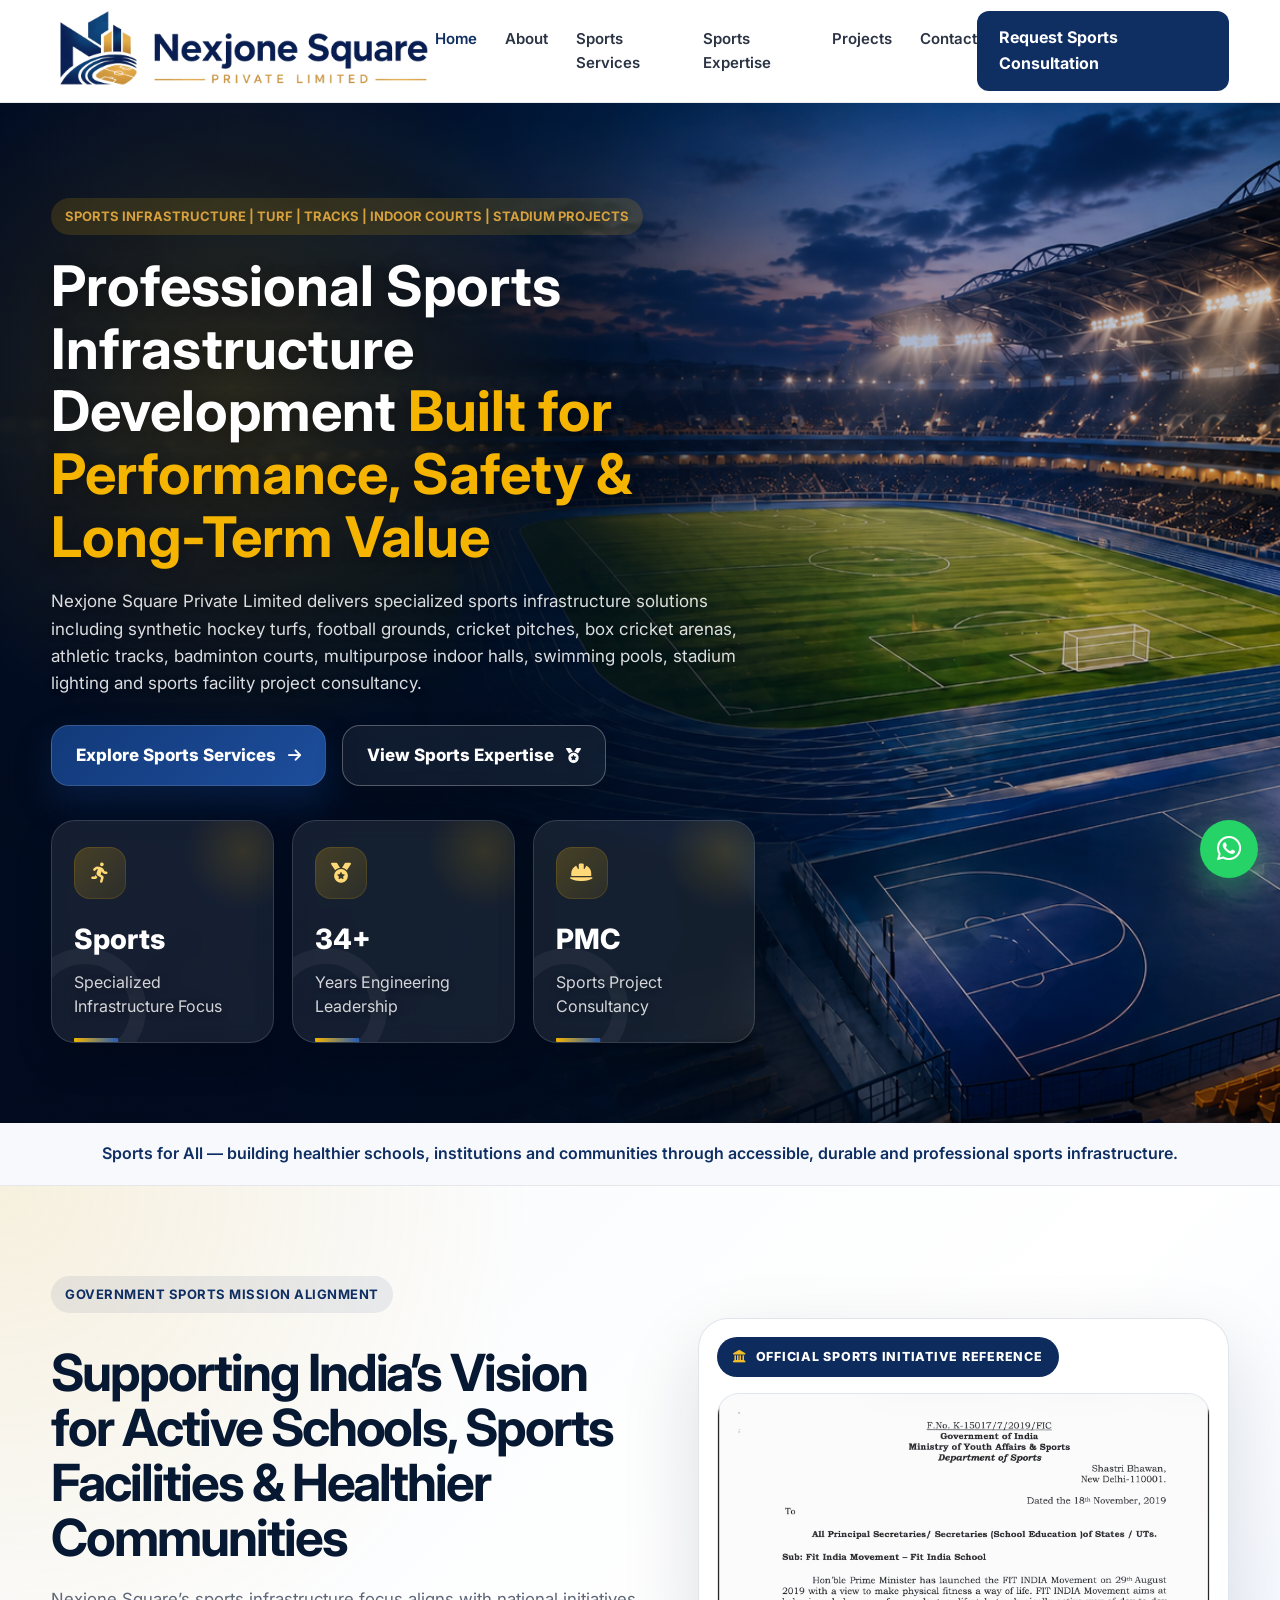
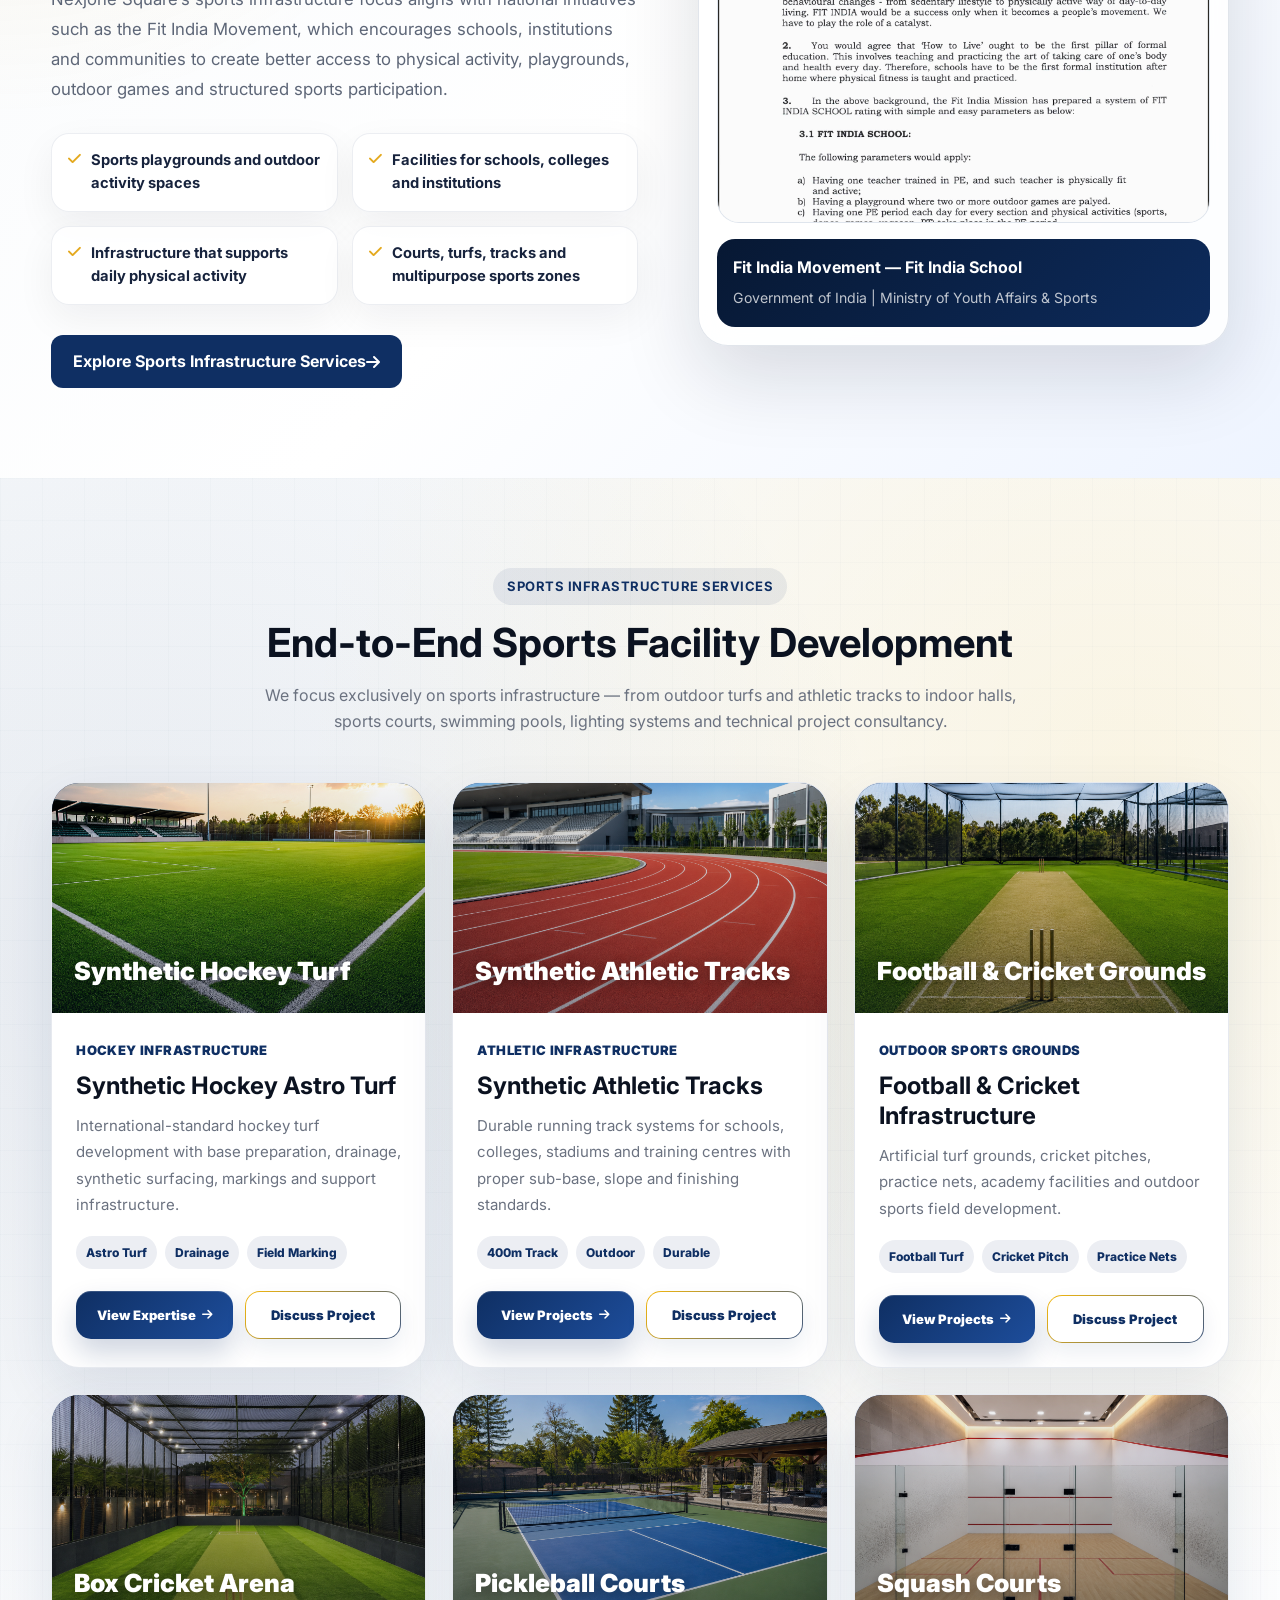
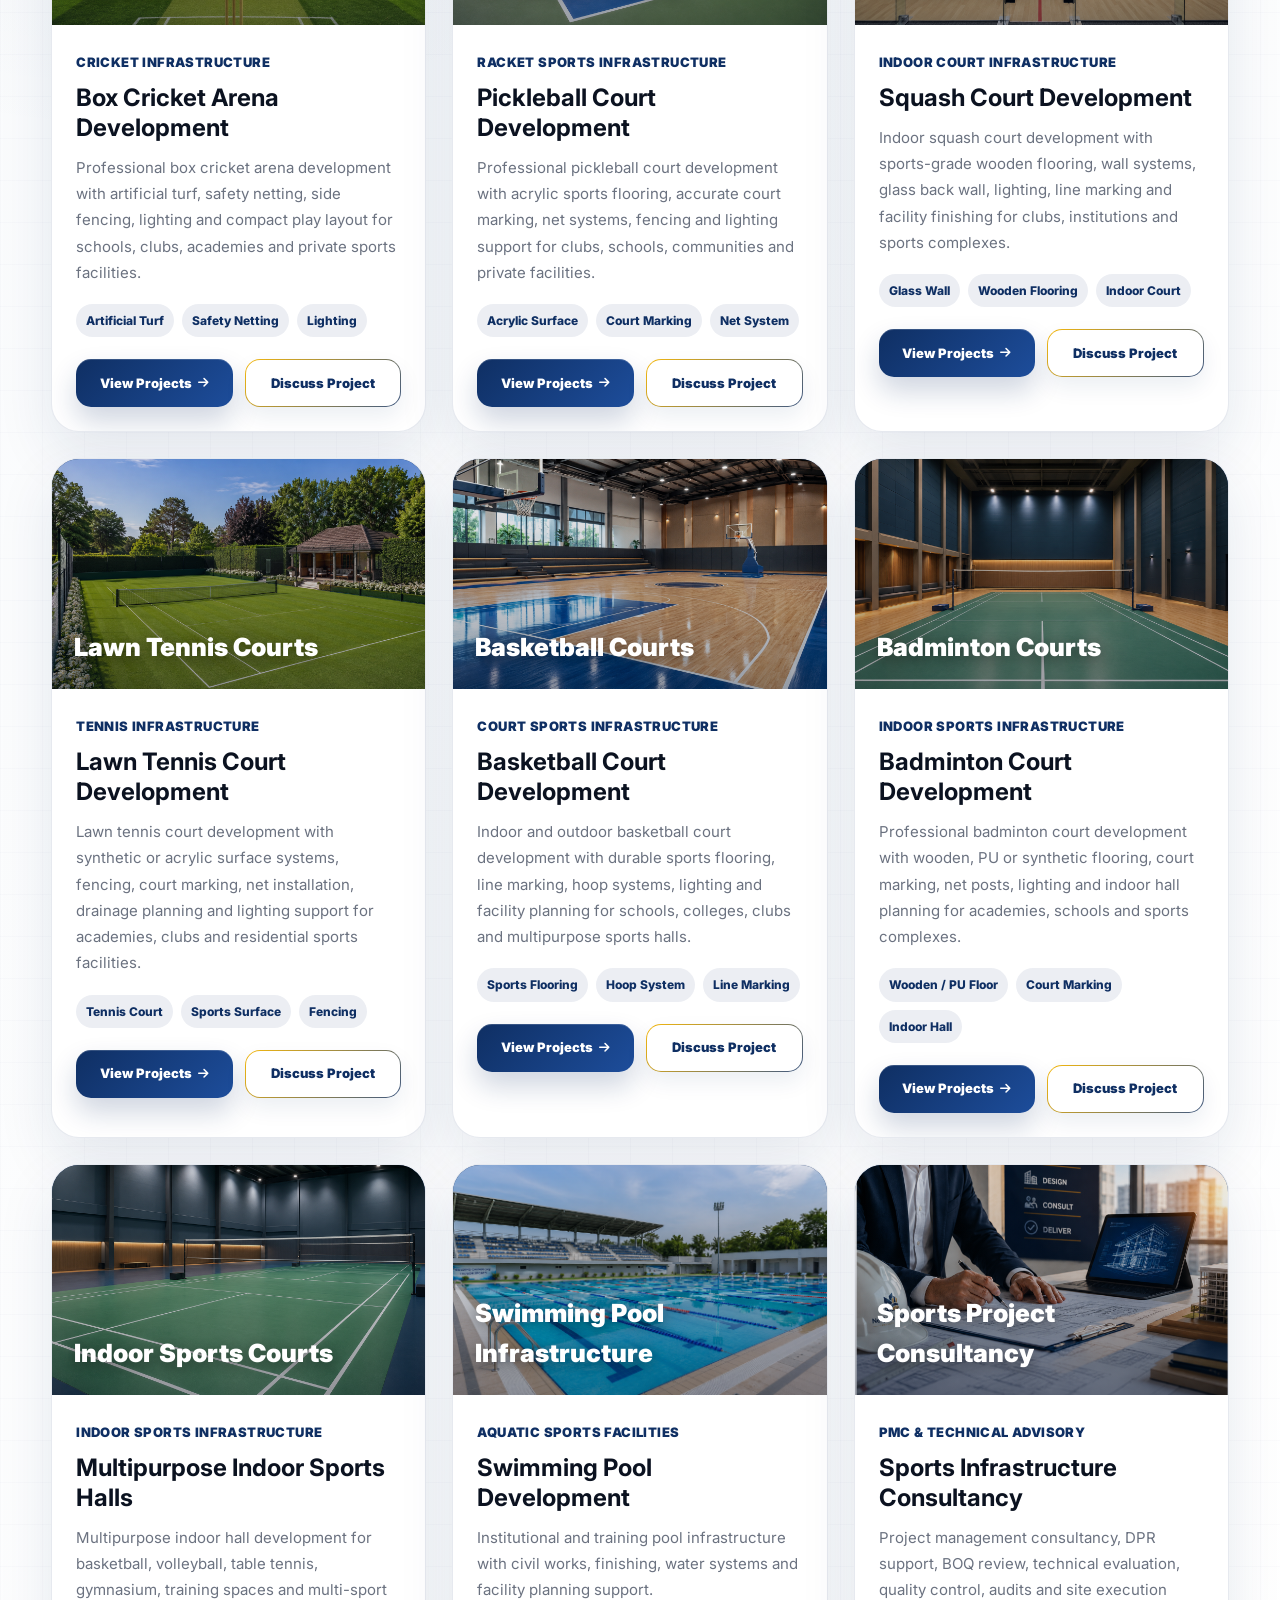
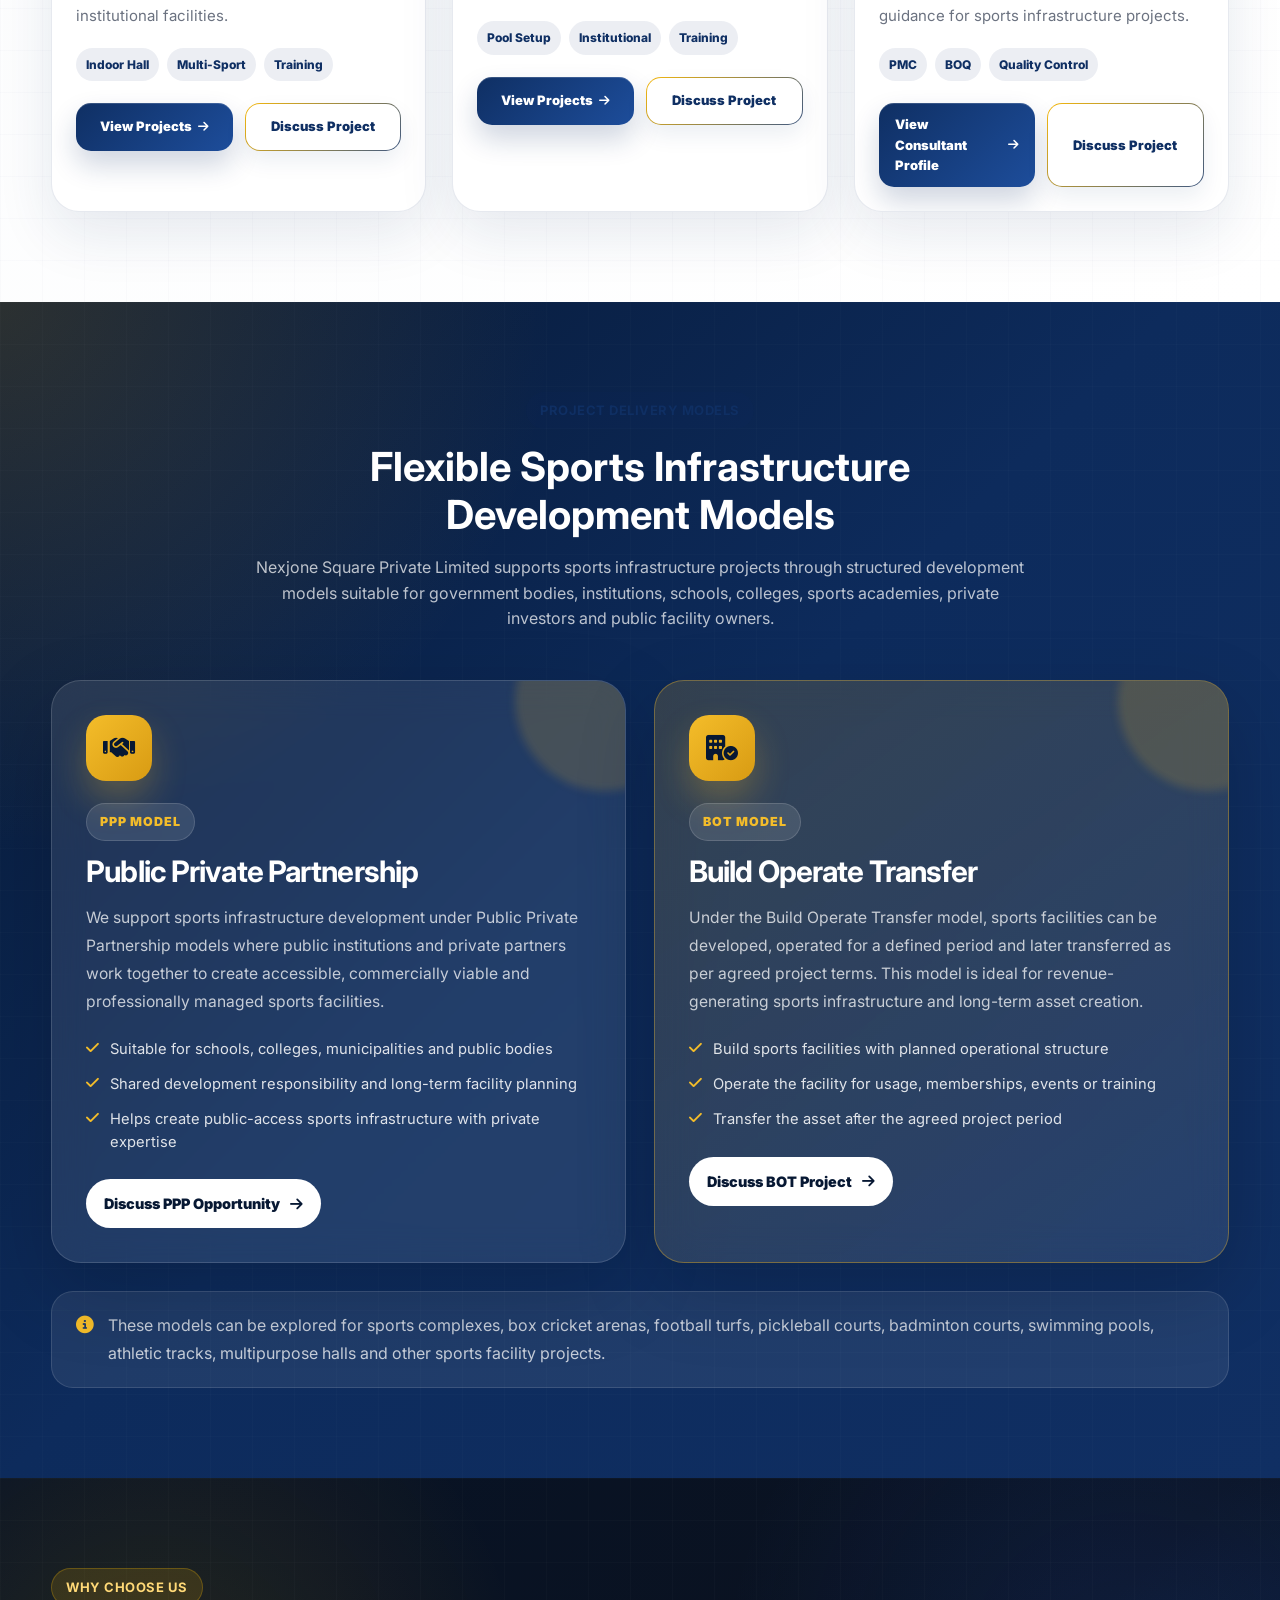
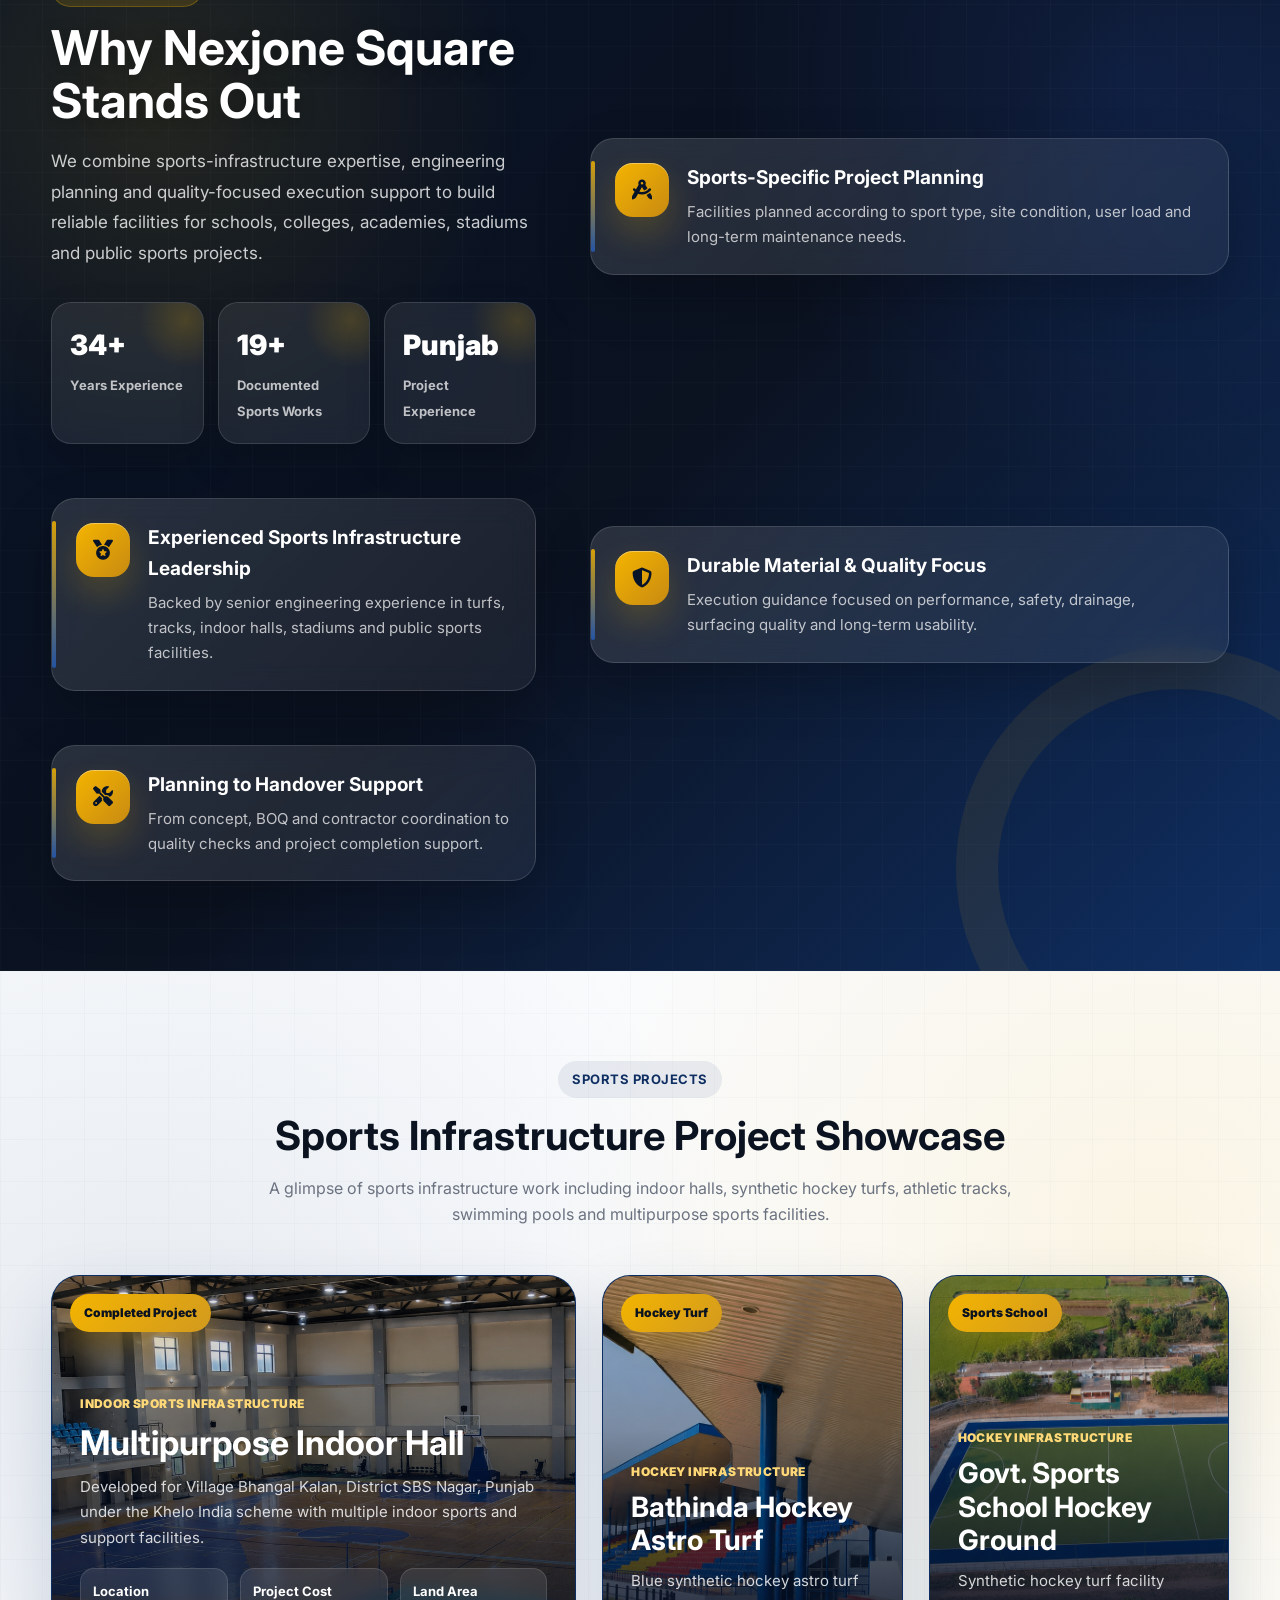
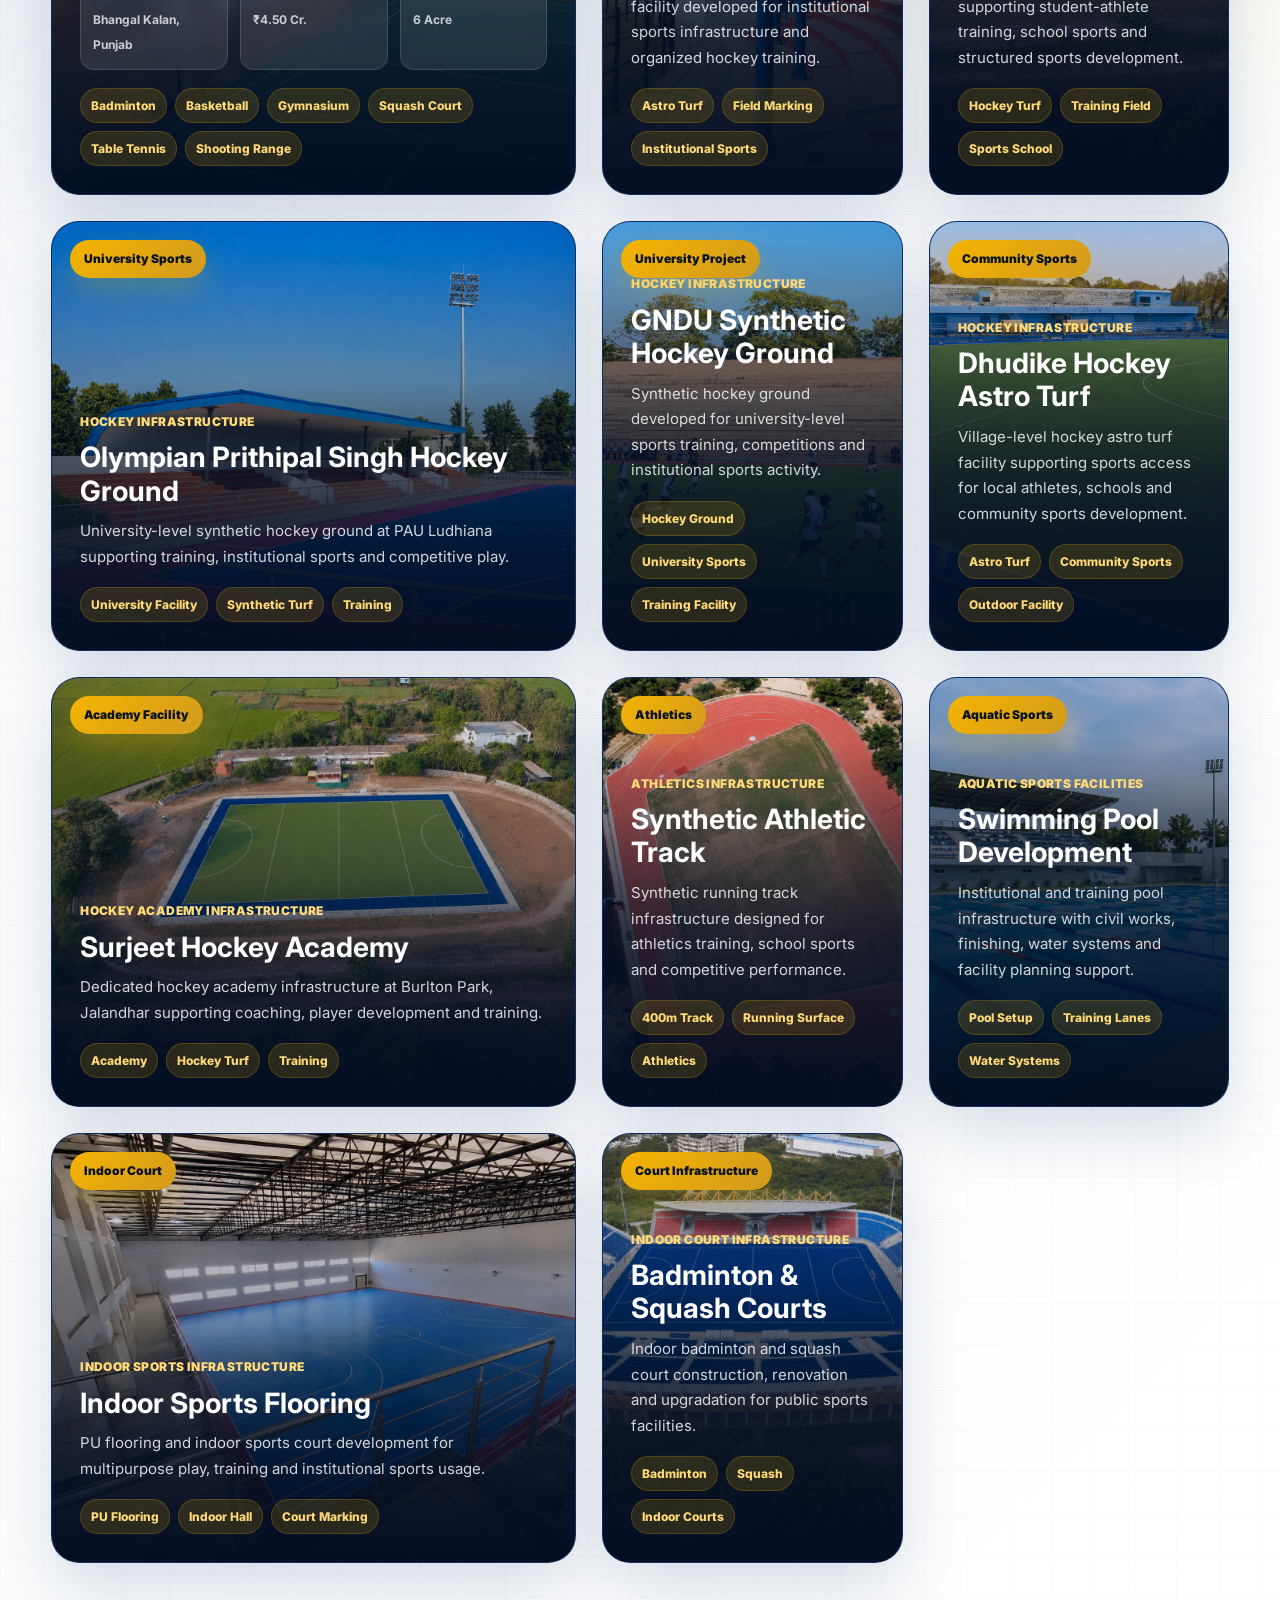
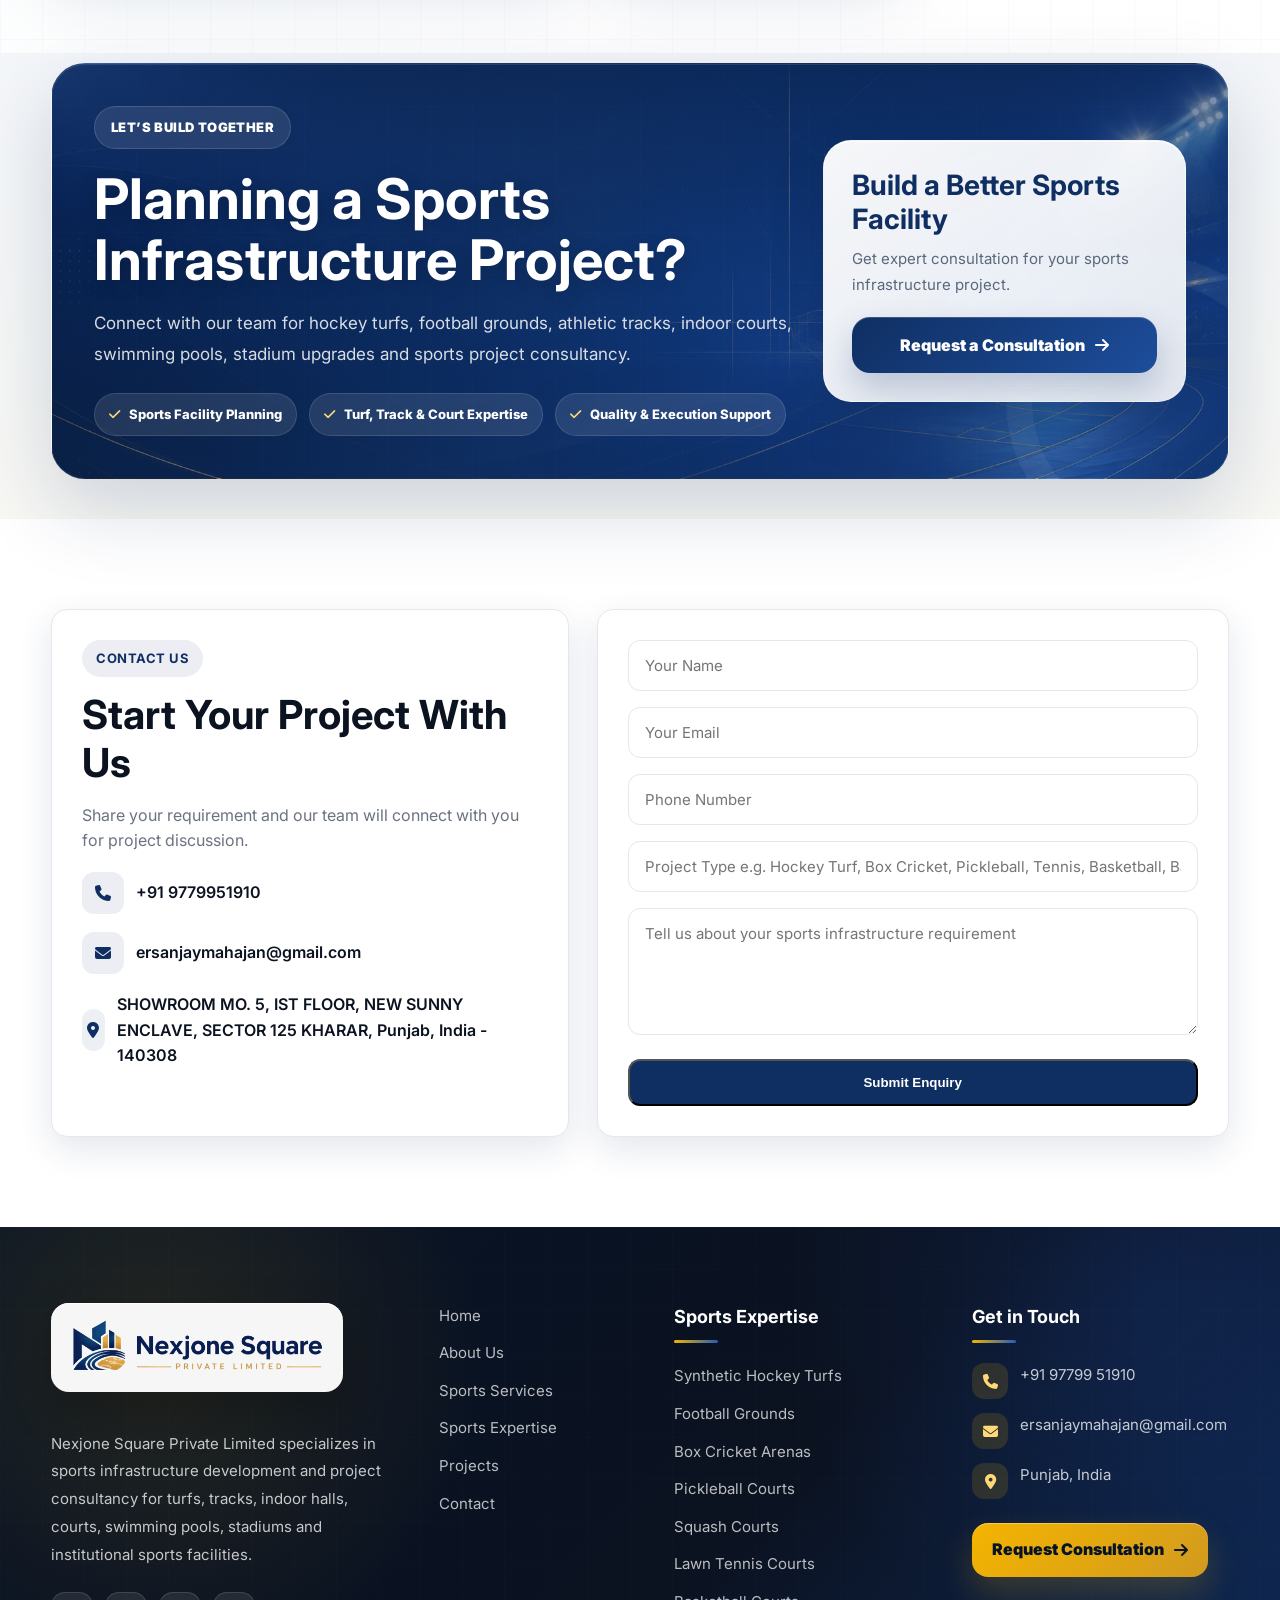
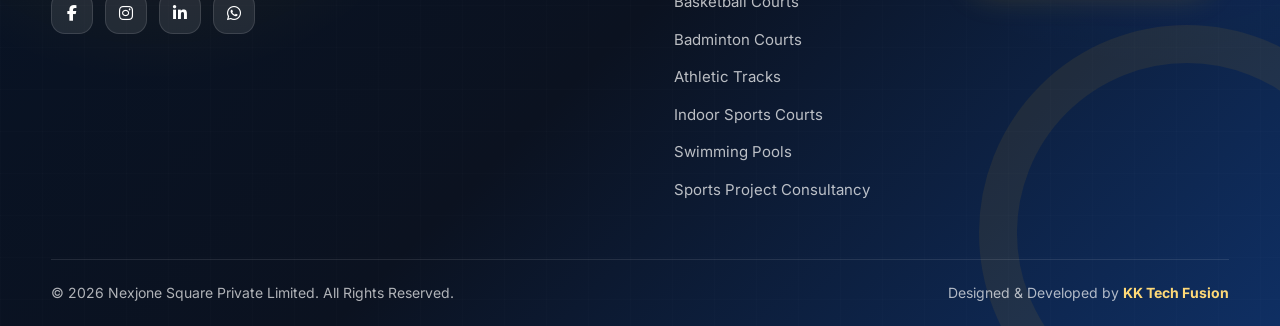
<file: index.html>
<!DOCTYPE html>
<html lang="en">
<head>
  <meta charset="UTF-8" />
  <meta name="viewport" content="width=device-width, initial-scale=1.0" />
  <title>Nexjone Square Private Limited | Sports Infrastructure Development</title>

  <link rel="preconnect" href="https://fonts.googleapis.com" />
  <link rel="preconnect" href="https://fonts.gstatic.com" crossorigin />
  <link
    href="https://fonts.googleapis.com/css2?family=Inter:wght@400;500;600;700;800&display=swap"
    rel="stylesheet"
  />
  <link
    rel="stylesheet"
    href="https://cdnjs.cloudflare.com/ajax/libs/font-awesome/6.5.2/css/all.min.css"
  />
  <link rel="stylesheet" href="css/style.css" />
</head>
<body>
  <!-- Header -->
  <header class="header">
    <div class="container navbar">
      <a href="index.html" class="logo logo-image-link">
        <img
          src="assets/images/logo1.png"
          alt="Nexjone Square Private Limited"
          class="navbar-logo-img"
        />
      </a>

      <nav class="nav" id="navMenu">
        <a href="index.html" class="active-link">Home</a>
        <a href="about.html">About</a>
        <a href="#sportsServices">Sports Services</a>
        <a href="sports-consultant.html">Sports Expertise</a>
        <a href="#projects">Projects</a>
        <a href="#contact">Contact</a>
      </nav>

      <div class="nav-actions">
        <a href="contact.html" class="btn btn-primary">Request Sports Consultation</a>
        <button class="menu-toggle" id="menuToggle">
          <i class="fa-solid fa-bars"></i>
        </button>
      </div>
    </div>
  </header>

  <!-- Hero -->
<section class="hero sports-only-hero" id="home">
  <div class="container hero-content">
    <div class="hero-text">
      <span class="tag">Sports Infrastructure | Turf | Tracks | Indoor Courts | Stadium Projects</span>

      <h1>
        Professional Sports Infrastructure Development
        <span>Built for Performance, Safety & Long-Term Value</span>
      </h1>

      <p>
        Nexjone Square Private Limited delivers specialized sports infrastructure
        solutions including synthetic hockey turfs, football grounds, cricket
        pitches, box cricket arenas, athletic tracks, badminton courts,
        multipurpose indoor halls, swimming pools, stadium lighting and sports
        facility project consultancy.
      </p>

      <div class="hero-actions">
        <a href="#sportsServices" class="btn hero-btn hero-btn-primary">
          <span>Explore Sports Services</span>
          <i class="fa-solid fa-arrow-right"></i>
        </a>

        <a href="sports-consultant.html" class="btn hero-btn hero-btn-secondary">
          <span>View Sports Expertise</span>
          <i class="fa-solid fa-medal"></i>
        </a>
      </div>

      <div class="hero-stats premium-hero-stats">
        <div class="stat-box premium-stat-box">
          <div class="stat-icon">
            <i class="fa-solid fa-person-running"></i>
          </div>
          <h3>Sports</h3>
          <p>Specialized Infrastructure Focus</p>
          <span class="stat-line"></span>
        </div>

        <div class="stat-box premium-stat-box">
          <div class="stat-icon">
            <i class="fa-solid fa-medal"></i>
          </div>
          <h3>34+</h3>
          <p>Years Engineering Leadership</p>
          <span class="stat-line"></span>
        </div>

        <div class="stat-box premium-stat-box">
          <div class="stat-icon">
            <i class="fa-solid fa-helmet-safety"></i>
          </div>
          <h3>PMC</h3>
          <p>Sports Project Consultancy</p>
          <span class="stat-line"></span>
        </div>
      </div>
    </div>
  </div>
</section>
  <!-- Brand Strip -->
  <section class="brand-strip">
    <div class="container brand-strip-inner">
      <p>
        Sports for All — building healthier schools, institutions and communities
        through accessible, durable and professional sports infrastructure.
      </p>
    </div>
  </section>
<!-- Government Sports Mission Alignment -->
<section class="section govt-scheme-highlight-section">
  <div class="container govt-scheme-grid">

    <div class="govt-scheme-content">
      <span class="section-tag">Government Sports Mission Alignment</span>

      <h2>
        Supporting India’s Vision for Active Schools, Sports Facilities
        & Healthier Communities
      </h2>

      <p>
        Nexjone Square’s sports infrastructure focus aligns with national
        initiatives such as the Fit India Movement, which encourages schools,
        institutions and communities to create better access to physical
        activity, playgrounds, outdoor games and structured sports participation.
      </p>

      <div class="govt-scheme-points">
        <div>
          <i class="fa-solid fa-check"></i>
          Sports playgrounds and outdoor activity spaces
        </div>

        <div>
          <i class="fa-solid fa-check"></i>
          Facilities for schools, colleges and institutions
        </div>

        <div>
          <i class="fa-solid fa-check"></i>
          Infrastructure that supports daily physical activity
        </div>

        <div>
          <i class="fa-solid fa-check"></i>
          Courts, turfs, tracks and multipurpose sports zones
        </div>
      </div>

      <a href="#sportsServices" class="btn btn-primary">
        Explore Sports Infrastructure Services
        <i class="fa-solid fa-arrow-right"></i>
      </a>
    </div>

    <div class="govt-scheme-document-card">
      <div class="govt-doc-label">
        <i class="fa-solid fa-landmark"></i>
        Official Sports Initiative Reference
      </div>

      <div class="govt-doc-image-wrap">
        <img
          src="assets/images/fit-india-page-1.png"
          alt="Fit India Movement official document"
        />
      </div>

      <div class="govt-doc-footer">
        <strong>Fit India Movement — Fit India School</strong>
        <span>Government of India | Ministry of Youth Affairs & Sports</span>
      </div>
    </div>

  </div>
</section>
  <!-- About -->
  <!-- <section class="section" id="about">
    <div class="container">
      <div class="section-heading">
        <span class="section-tag">About Us</span>
        <h2>Building Modern Sports & Institutional Infrastructure</h2>
        <p>
          We provide end-to-end planning, execution and installation services
          for sports facilities and hospital infrastructure with a strong focus
          on durability, quality standards and client satisfaction.
        </p>
      </div>

      <div class="about-grid">
        <div class="about-card">
          <i class="fa-solid fa-medal"></i>
          <h3>Quality First</h3>
          <p>
            We use reliable materials and proven construction practices for
            long-lasting performance.
          </p>
        </div>

        <div class="about-card">
          <i class="fa-solid fa-layer-group"></i>
          <h3>Turnkey Execution</h3>
          <p>
            From concept to completion, we manage the project pipeline with
            technical precision.
          </p>
        </div>

        <div class="about-card">
          <i class="fa-solid fa-people-group"></i>
          <h3>Client-Centric Approach</h3>
          <p>
            Every project is planned according to the client’s goals, space,
            budget and functionality.
          </p>
        </div>
      </div>
    </div>
  </section>

  <section class="trust-section">
    <div class="container trust-grid">
      <div class="trust-item">
        <i class="fa-solid fa-building-columns"></i>
        <h3>Institutional Projects</h3>
        <p>Schools, colleges, sports clubs and infrastructure clients.</p>
      </div>
  
      <div class="trust-item">
        <i class="fa-solid fa-screwdriver-wrench"></i>
        <h3>Turnkey Execution</h3>
        <p>Planning, material coordination, installation and handover.</p>
      </div>
  
      <div class="trust-item">
        <i class="fa-solid fa-shield-halved"></i>
        <h3>Quality Focus</h3>
        <p>Durable materials and professional execution standards.</p>
      </div>
  
      <div class="trust-item">
        <i class="fa-solid fa-headset"></i>
        <h3>Project Support</h3>
        <p>Consultation support from requirement to completion.</p>
      </div>
    </div>
  </section> -->
  <!-- Services -->
  <!-- <section class="section section-dark" id="services">
    <div class="container">
      <div class="section-heading center light">
        <span class="section-tag">Our Services</span>
        <h2>Complete Infrastructure Solutions</h2>
        <p>
          We cater to sports complexes, schools, institutions, clubs, stadiums,
          developers and healthcare infrastructure projects.
        </p>
      </div>

      <div class="service-grid">
        <div class="service-card">
          <i class="fa-solid fa-futbol"></i>
          <h3>Football Stadiums</h3>
          <p>Professional football field development with turf and support infrastructure.</p>
        </div>

        <div class="service-card">
          <i class="fa-solid fa-baseball-bat-ball"></i>
          <h3>Cricket Stadiums</h3>
          <p>End-to-end cricket infrastructure including pitch zones and related execution.</p>
        </div>

        <div class="service-card">
          <i class="fa-solid fa-water-ladder"></i>
          <h3>Swimming Pools</h3>
          <p>Commercial and institutional pool design, setup and finishing support.</p>
        </div>

        <div class="service-card">
          <i class="fa-solid fa-table-tennis-paddle-ball"></i>
          <h3>Badminton Courts</h3>
          <p>Indoor and outdoor badminton court solutions with precision flooring systems.</p>
        </div>

        <div class="service-card">
          <i class="fa-solid fa-road"></i>
          <h3>Synthetic Tracks</h3>
          <p>Durable athletic track systems built for performance and safety compliance.</p>
        </div>

        <div class="service-card">
          <i class="fa-solid fa-hospital"></i>
          <h3>Hospital Infrastructure</h3>
          <p>Modern functional infrastructure support solutions for hospital environments.</p>
        </div>
      </div>
    </div>
  </section> -->

  <!-- Products -->
 <!-- Sports Services -->
<section class="section sectors-section sports-services-home" id="sportsServices">
  <div class="container">
    <div class="section-heading center">
      <span class="section-tag">Sports Infrastructure Services</span>

      <h2>End-to-End Sports Facility Development</h2>

      <p>
        We focus exclusively on sports infrastructure — from outdoor turfs and
        athletic tracks to indoor halls, sports courts, swimming pools, lighting
        systems and technical project consultancy.
      </p>
    </div>

    <div class="sectors-grid">

      <!-- Hockey / Astro Turf -->
      <div class="sector-card">
        <div class="sector-image sector-photo-image">
          <img src="assets/images/sportsturf.png" alt="Synthetic Hockey Turf" />
          <span>Synthetic Hockey Turf</span>
        </div>

        <div class="sector-content">
          <span class="sector-category">Hockey Infrastructure</span>
          <h3>Synthetic Hockey Astro Turf</h3>
          <p>
            International-standard hockey turf development with base preparation,
            drainage, synthetic surfacing, markings and support infrastructure.
          </p>

          <div class="sector-tags">
            <span>Astro Turf</span>
            <span>Drainage</span>
            <span>Field Marking</span>
          </div>

          <div class="sector-actions">
            <a href="sports-consultant.html" class="btn btn-small">
              View Expertise <i class="fa-solid fa-arrow-right"></i>
            </a>
            <a href="#contact" class="btn btn-small btn-outline">
              Discuss Project
            </a>
          </div>
        </div>
      </div>

      <!-- Athletic Tracks -->
      <div class="sector-card">
        <div class="sector-image sector-photo-image">
          <img src="assets/images/athleticturf.png" alt="Synthetic Athletic Track" />
          <span>Synthetic Athletic Tracks</span>
        </div>

        <div class="sector-content">
          <span class="sector-category">Athletic Infrastructure</span>
          <h3>Synthetic Athletic Tracks</h3>
          <p>
            Durable running track systems for schools, colleges, stadiums and
            training centres with proper sub-base, slope and finishing standards.
          </p>

          <div class="sector-tags">
            <span>400m Track</span>
            <span>Outdoor</span>
            <span>Durable</span>
          </div>

          <div class="sector-actions">
            <a href="#projects" class="btn btn-small">
              View Projects <i class="fa-solid fa-arrow-right"></i>
            </a>
            <a href="#contact" class="btn btn-small btn-outline">
              Discuss Project
            </a>
          </div>
        </div>
      </div>

      <!-- Football / Cricket -->
      <div class="sector-card">
        <div class="sector-image sector-photo-image">
          <img src="assets/images/cricketturf.png" alt="Football and Cricket Grounds" />
          <span>Football & Cricket Grounds</span>
        </div>

        <div class="sector-content">
          <span class="sector-category">Outdoor Sports Grounds</span>
          <h3>Football & Cricket Infrastructure</h3>
          <p>
            Artificial turf grounds, cricket pitches, practice nets, academy
            facilities and outdoor sports field development.
          </p>

          <div class="sector-tags">
            <span>Football Turf</span>
            <span>Cricket Pitch</span>
            <span>Practice Nets</span>
          </div>

          <div class="sector-actions">
            <a href="#projects" class="btn btn-small">
              View Projects <i class="fa-solid fa-arrow-right"></i>
            </a>
            <a href="#contact" class="btn btn-small btn-outline">
              Discuss Project
            </a>
          </div>
        </div>
      </div>
<!-- Box Cricket -->
<div class="sector-card">
  <div class="sector-image sector-photo-image">
    <img src="assets/images/box-cricket.png" alt="Box Cricket Arena" />
    <span>Box Cricket Arena</span>
  </div>

  <div class="sector-content">
    <span class="sector-category">Cricket Infrastructure</span>

    <h3>Box Cricket Arena Development</h3>

    <p>
      Professional box cricket arena development with artificial turf,
      safety netting, side fencing, lighting and compact play layout for
      schools, clubs, academies and private sports facilities.
    </p>

    <div class="sector-tags">
      <span>Artificial Turf</span>
      <span>Safety Netting</span>
      <span>Lighting</span>
    </div>

    <div class="sector-actions">
      <a href="#projects" class="btn btn-small">
        View Projects <i class="fa-solid fa-arrow-right"></i>
      </a>

      <a href="#contact" class="btn btn-small btn-outline">
        Discuss Project
      </a>
    </div>
  </div>
</div>
<!-- Pickleball Court -->
<div class="sector-card">
  <div class="sector-image sector-photo-image">
    <img src="assets/images/pickleball.png" alt="Pickleball Court Development" />
    <span>Pickleball Courts</span>
  </div>

  <div class="sector-content">
    <span class="sector-category">Racket Sports Infrastructure</span>

    <h3>Pickleball Court Development</h3>

    <p>
      Professional pickleball court development with acrylic sports flooring,
      accurate court marking, net systems, fencing and lighting support for
      clubs, schools, communities and private facilities.
    </p>

    <div class="sector-tags">
      <span>Acrylic Surface</span>
      <span>Court Marking</span>
      <span>Net System</span>
    </div>

    <div class="sector-actions">
      <a href="#projects" class="btn btn-small">
        View Projects <i class="fa-solid fa-arrow-right"></i>
      </a>

      <a href="#contact" class="btn btn-small btn-outline">
        Discuss Project
      </a>
    </div>
  </div>
</div>

<!-- Squash Court -->
<div class="sector-card">
  <div class="sector-image sector-photo-image">
    <img src="assets/images/squashcourt.png" alt="Squash Court Development" />
    <span>Squash Courts</span>
  </div>

  <div class="sector-content">
    <span class="sector-category">Indoor Court Infrastructure</span>

    <h3>Squash Court Development</h3>

    <p>
      Indoor squash court development with sports-grade wooden flooring,
      wall systems, glass back wall, lighting, line marking and facility
      finishing for clubs, institutions and sports complexes.
    </p>

    <div class="sector-tags">
      <span>Glass Wall</span>
      <span>Wooden Flooring</span>
      <span>Indoor Court</span>
    </div>

    <div class="sector-actions">
      <a href="#projects" class="btn btn-small">
        View Projects <i class="fa-solid fa-arrow-right"></i>
      </a>

      <a href="#contact" class="btn btn-small btn-outline">
        Discuss Project
      </a>
    </div>
  </div>
</div>

<!-- Lawn Tennis Court -->
<div class="sector-card">
  <div class="sector-image sector-photo-image">
    <img src="assets/images/lawntennis.png" alt="Lawn Tennis Court Development" />
    <span>Lawn Tennis Courts</span>
  </div>

  <div class="sector-content">
    <span class="sector-category">Tennis Infrastructure</span>

    <h3>Lawn Tennis Court Development</h3>

    <p>
      Lawn tennis court development with synthetic or acrylic surface systems,
      fencing, court marking, net installation, drainage planning and lighting
      support for academies, clubs and residential sports facilities.
    </p>

    <div class="sector-tags">
      <span>Tennis Court</span>
      <span>Sports Surface</span>
      <span>Fencing</span>
    </div>

    <div class="sector-actions">
      <a href="#projects" class="btn btn-small">
        View Projects <i class="fa-solid fa-arrow-right"></i>
      </a>

      <a href="#contact" class="btn btn-small btn-outline">
        Discuss Project
      </a>
    </div>
  </div>
</div>

<!-- Basketball Court -->
<div class="sector-card">
  <div class="sector-image sector-photo-image">
    <img src="assets/images/basketballcourt.png" alt="Basketball Court Development" />
    <span>Basketball Courts</span>
  </div>

  <div class="sector-content">
    <span class="sector-category">Court Sports Infrastructure</span>

    <h3>Basketball Court Development</h3>

    <p>
      Indoor and outdoor basketball court development with durable sports
      flooring, line marking, hoop systems, lighting and facility planning
      for schools, colleges, clubs and multipurpose sports halls.
    </p>

    <div class="sector-tags">
      <span>Sports Flooring</span>
      <span>Hoop System</span>
      <span>Line Marking</span>
    </div>

    <div class="sector-actions">
      <a href="#projects" class="btn btn-small">
        View Projects <i class="fa-solid fa-arrow-right"></i>
      </a>

      <a href="#contact" class="btn btn-small btn-outline">
        Discuss Project
      </a>
    </div>
  </div>
</div>

<!-- Badminton Court -->
<div class="sector-card">
  <div class="sector-image sector-photo-image">
    <img src="assets/images/badmintoncourt.png" alt="Badminton Court Development" />
    <span>Badminton Courts</span>
  </div>

  <div class="sector-content">
    <span class="sector-category">Indoor Sports Infrastructure</span>

    <h3>Badminton Court Development</h3>

    <p>
      Professional badminton court development with wooden, PU or synthetic
      flooring, court marking, net posts, lighting and indoor hall planning
      for academies, schools and sports complexes.
    </p>

    <div class="sector-tags">
      <span>Wooden / PU Floor</span>
      <span>Court Marking</span>
      <span>Indoor Hall</span>
    </div>

    <div class="sector-actions">
      <a href="#projects" class="btn btn-small">
        View Projects <i class="fa-solid fa-arrow-right"></i>
      </a>

      <a href="#contact" class="btn btn-small btn-outline">
        Discuss Project
      </a>
    </div>
  </div>
</div>
      <!-- Indoor Courts -->
      <div class="sector-card">
        <div class="sector-image sector-photo-image">
          <img src="assets/images/indoorturf.png" alt="Indoor Sports Courts" />
          <span>Indoor Sports Courts</span>
        </div>

        <div class="sector-content">
          <span class="sector-category">Indoor Sports Infrastructure</span>
          <h3>Multipurpose Indoor Sports Halls</h3>
          <p>
            Multipurpose indoor hall development for basketball, volleyball, table tennis,
            gymnasium, training spaces and multi-sport institutional facilities.
          </p>

          <div class="sector-tags">
            <span>Indoor Hall</span>
            <span>Multi-Sport</span>
            <span>Training</span>
          </div>

          <div class="sector-actions">
            <a href="#projects" class="btn btn-small">
              View Projects <i class="fa-solid fa-arrow-right"></i>
            </a>
            <a href="#contact" class="btn btn-small btn-outline">
              Discuss Project
            </a>
          </div>
        </div>
      </div>

      <!-- Swimming Pools -->
      <div class="sector-card">
        <div class="sector-image sector-photo-image">
          <img src="assets/images/swimmingpool.png" alt="Swimming Pool Infrastructure" />
          <span>Swimming Pool Infrastructure</span>
        </div>

        <div class="sector-content">
          <span class="sector-category">Aquatic Sports Facilities</span>
          <h3>Swimming Pool Development</h3>
          <p>
            Institutional and training pool infrastructure with civil works,
            finishing, water systems and facility planning support.
          </p>

          <div class="sector-tags">
            <span>Pool Setup</span>
            <span>Institutional</span>
            <span>Training</span>
          </div>

          <div class="sector-actions">
            <a href="#projects" class="btn btn-small">
              View Projects <i class="fa-solid fa-arrow-right"></i>
            </a>
            <a href="#contact" class="btn btn-small btn-outline">
              Discuss Project
            </a>
          </div>
        </div>
      </div>

      <!-- Sports Consultancy -->
      <div class="sector-card">
        <div class="sector-image sector-photo-image">
          <img src="assets/images/consultancyservices.png" alt="Sports Project Consultancy" />
          <span>Sports Project Consultancy</span>
        </div>

        <div class="sector-content">
          <span class="sector-category">PMC & Technical Advisory</span>
          <h3>Sports Infrastructure Consultancy</h3>
          <p>
            Project management consultancy, DPR support, BOQ review, technical
            evaluation, quality control, audits and site execution guidance for
            sports infrastructure projects.
          </p>

          <div class="sector-tags">
            <span>PMC</span>
            <span>BOQ</span>
            <span>Quality Control</span>
          </div>

          <div class="sector-actions">
            <a href="sports-consultant.html" class="btn btn-small">
              View Consultant Profile <i class="fa-solid fa-arrow-right"></i>
            </a>
            <a href="#contact" class="btn btn-small btn-outline">
              Discuss Project
            </a>
          </div>
        </div>
      </div>

    </div>
  </div>
</section>
<!-- Project Delivery Models -->
<section class="section delivery-model-section">
  <div class="container">
    <div class="section-heading center">
      <span class="section-tag">Project Delivery Models</span>

      <h2>Flexible Sports Infrastructure Development Models</h2>

      <p>
        Nexjone Square Private Limited supports sports infrastructure projects
        through structured development models suitable for government bodies,
        institutions, schools, colleges, sports academies, private investors and
        public facility owners.
      </p>
    </div>

    <div class="delivery-model-grid">

      <!-- PPP Model -->
      <div class="delivery-model-card">
        <div class="delivery-model-icon">
          <i class="fa-solid fa-handshake"></i>
        </div>

        <span class="delivery-model-label">PPP Model</span>

        <h3>Public Private Partnership</h3>

        <p>
          We support sports infrastructure development under Public Private
          Partnership models where public institutions and private partners work
          together to create accessible, commercially viable and professionally
          managed sports facilities.
        </p>

        <div class="delivery-model-points">
          <div>
            <i class="fa-solid fa-check"></i>
            Suitable for schools, colleges, municipalities and public bodies
          </div>

          <div>
            <i class="fa-solid fa-check"></i>
            Shared development responsibility and long-term facility planning
          </div>

          <div>
            <i class="fa-solid fa-check"></i>
            Helps create public-access sports infrastructure with private expertise
          </div>
        </div>

        <a href="#contact" class="delivery-model-link">
          Discuss PPP Opportunity
          <i class="fa-solid fa-arrow-right"></i>
        </a>
      </div>

      <!-- BOT Model -->
      <div class="delivery-model-card highlighted-model-card">
        <div class="delivery-model-icon">
          <i class="fa-solid fa-building-circle-check"></i>
        </div>

        <span class="delivery-model-label">BOT Model</span>

        <h3>Build Operate Transfer</h3>

        <p>
          Under the Build Operate Transfer model, sports facilities can be
          developed, operated for a defined period and later transferred as per
          agreed project terms. This model is ideal for revenue-generating sports
          infrastructure and long-term asset creation.
        </p>

        <div class="delivery-model-points">
          <div>
            <i class="fa-solid fa-check"></i>
            Build sports facilities with planned operational structure
          </div>

          <div>
            <i class="fa-solid fa-check"></i>
            Operate the facility for usage, memberships, events or training
          </div>

          <div>
            <i class="fa-solid fa-check"></i>
            Transfer the asset after the agreed project period
          </div>
        </div>

        <a href="#contact" class="delivery-model-link">
          Discuss BOT Project
          <i class="fa-solid fa-arrow-right"></i>
        </a>
      </div>

    </div>

    <div class="delivery-model-note">
      <i class="fa-solid fa-circle-info"></i>

      <p>
        These models can be explored for sports complexes, box cricket arenas,
        football turfs, pickleball courts, badminton courts, swimming pools,
        athletic tracks, multipurpose halls and other sports facility projects.
      </p>
    </div>
  </div>
</section>
  <!-- Why Choose Us -->
  <section class="section why-us luxury-why-section">
    <div class="container luxury-why-grid">
      <div class="luxury-why-content">
        <span class="section-tag luxury-tag">Why Choose Us</span>
  
        <h2>Why Nexjone Square Stands Out</h2>
  
        <p>
          We combine sports-infrastructure expertise, engineering planning and
          quality-focused execution support to build reliable facilities for schools,
          colleges, academies, stadiums and public sports projects.
        </p>
  
        <div class="why-mini-stats">
          <div>
            <strong>34+</strong>
            <span>Years Experience</span>
          </div>
        
          <div>
            <strong>19+</strong>
            <span>Documented Sports Works</span>
          </div>
        
          <div>
            <strong>Punjab</strong>
            <span>Project Experience</span>
          </div>
        </div>
      </div>
  
      <div class="luxury-why-item">
        <div class="luxury-icon">
          <i class="fa-solid fa-drafting-compass"></i>
        </div>
        <div>
          <h4>Sports-Specific Project Planning</h4>
          <p>Facilities planned according to sport type, site condition, user load and long-term maintenance needs.</p>
        </div>
      </div>
      
      <div class="luxury-why-item">
        <div class="luxury-icon">
          <i class="fa-solid fa-medal"></i>
        </div>
        <div>
          <h4>Experienced Sports Infrastructure Leadership</h4>
          <p>Backed by senior engineering experience in turfs, tracks, indoor halls, stadiums and public sports facilities.</p>
        </div>
      </div>
      
      <div class="luxury-why-item">
        <div class="luxury-icon">
          <i class="fa-solid fa-shield-halved"></i>
        </div>
        <div>
          <h4>Durable Material & Quality Focus</h4>
          <p>Execution guidance focused on performance, safety, drainage, surfacing quality and long-term usability.</p>
        </div>
      </div>
      
      <div class="luxury-why-item">
        <div class="luxury-icon">
          <i class="fa-solid fa-screwdriver-wrench"></i>
        </div>
        <div>
          <h4>Planning to Handover Support</h4>
          <p>From concept, BOQ and contractor coordination to quality checks and project completion support.</p>
        </div>
      </div>
    </div>
  </section>

  <!-- Projects -->
 <!-- Projects -->
<section class="section premium-projects-section" id="projects">
  <div class="container">
    <div class="section-heading center">
      <span class="section-tag">Sports Projects</span>
      <h2>Sports Infrastructure Project Showcase</h2>
      <p>
        A glimpse of sports infrastructure work including indoor halls,
        synthetic hockey turfs, athletic tracks, swimming pools and
        multipurpose sports facilities.
      </p>
    </div>

    <div class="project-grid premium-project-grid">

      <!-- Project 01 -->
      <a
        href="project-detail.html?id=multipurpose-indoor-hall"
        class="project-card premium-project-card featured-project-card clickable-project-card"
      >
        <div class="project-image-wrap">
          <img
            src="assets/images/project1.png"
            alt="Multipurpose Indoor Hall at Bhangal Kalan"
            class="project-real-image"
          />

          <div class="project-badge">Completed Project</div>
        </div>

        <div class="project-overlay premium-project-overlay">
          <span class="project-category">Indoor Sports Infrastructure</span>

          <h3>Multipurpose Indoor Hall</h3>

          <p>
            Developed for Village Bhangal Kalan, District SBS Nagar, Punjab under
            the Khelo India scheme with multiple indoor sports and support facilities.
          </p>

          <div class="project-details">
            <div>
              <strong>Location</strong>
              <span>Bhangal Kalan, Punjab</span>
            </div>

            <div>
              <strong>Project Cost</strong>
              <span>₹4.50 Cr.</span>
            </div>

            <div>
              <strong>Land Area</strong>
              <span>6 Acre</span>
            </div>
          </div>

          <div class="project-facilities">
            <span>Badminton</span>
            <span>Basketball</span>
            <span>Gymnasium</span>
            <span>Squash Court</span>
            <span>Table Tennis</span>
            <span>Shooting Range</span>
          </div>
        </div>
      </a>

      <!-- Project 02 -->
      <a
        href="project-detail.html?id=bathinda-hockey-turf"
        class="project-card premium-project-card clickable-project-card"
      >
        <div class="project-image-wrap">
          <img
            src="assets/images/sports-profile/projects/Bathinda Multipurpose.png"
            alt="Synthetic Hockey Ground at Bathinda"
            class="project-real-image"
          />

          <div class="project-badge">Hockey Turf</div>
        </div>

        <div class="project-overlay premium-project-overlay">
          <span class="project-category">Hockey Infrastructure</span>

          <h3>Bathinda Hockey Astro Turf</h3>

          <p>
            Blue synthetic hockey astro turf facility developed for institutional
            sports infrastructure and organized hockey training.
          </p>

          <div class="project-facilities">
            <span>Astro Turf</span>
            <span>Field Marking</span>
            <span>Institutional Sports</span>
          </div>
        </div>
      </a>

      <!-- Project 03 -->
      <a
        href="project-detail.html?id=ghudda-hockey-ground"
        class="project-card premium-project-card clickable-project-card"
      >
        <div class="project-image-wrap">
          <img
            src="assets/images/sports-profile/projects/hockey-ground.png"
            alt="Synthetic Hockey Ground at Govt. Sports School Ghudda"
            class="project-real-image"
          />

          <div class="project-badge">Sports School</div>
        </div>

        <div class="project-overlay premium-project-overlay">
          <span class="project-category">Hockey Infrastructure</span>

          <h3>Govt. Sports School Hockey Ground</h3>

          <p>
            Synthetic hockey turf facility supporting student-athlete training,
            school sports and structured sports development.
          </p>

          <div class="project-facilities">
            <span>Hockey Turf</span>
            <span>Training Field</span>
            <span>Sports School</span>
          </div>
        </div>
      </a>

      <!-- Project 04 -->
      <a
        href="project-detail.html?id=pau-hockey-ground"
        class="project-card premium-project-card clickable-project-card"
      >
        <div class="project-image-wrap">
          <img
            src="assets/images/sports-profile/projects/Olympian Prithipal Singh Hockey Ground, PAU Ludhiana.png"
            alt="Olympian Prithipal Singh Hockey Ground PAU Ludhiana"
            class="project-real-image"
          />

          <div class="project-badge">University Sports</div>
        </div>

        <div class="project-overlay premium-project-overlay">
          <span class="project-category">Hockey Infrastructure</span>

          <h3>Olympian Prithipal Singh Hockey Ground</h3>

          <p>
            University-level synthetic hockey ground at PAU Ludhiana supporting
            training, institutional sports and competitive play.
          </p>

          <div class="project-facilities">
            <span>University Facility</span>
            <span>Synthetic Turf</span>
            <span>Training</span>
          </div>
        </div>
      </a>

      <!-- Project 05 -->
      <a
        href="project-detail.html?id=gndu-hockey-ground"
        class="project-card premium-project-card clickable-project-card"
      >
        <div class="project-image-wrap">
          <img
            src="assets/images/sports-profile/projects/Guru Nanak Dev University, Amritsar.png"
            alt="Synthetic Hockey Ground at Guru Nanak Dev University Amritsar"
            class="project-real-image"
          />

          <div class="project-badge">University Project</div>
        </div>

        <div class="project-overlay premium-project-overlay">
          <span class="project-category">Hockey Infrastructure</span>

          <h3>GNDU Synthetic Hockey Ground</h3>

          <p>
            Synthetic hockey ground developed for university-level sports
            training, competitions and institutional sports activity.
          </p>

          <div class="project-facilities">
            <span>Hockey Ground</span>
            <span>University Sports</span>
            <span>Training Facility</span>
          </div>
        </div>
      </a>

      <!-- Project 06 -->
      <a
        href="project-detail.html?id=dhudike-hockey-turf"
        class="project-card premium-project-card clickable-project-card"
      >
        <div class="project-image-wrap">
          <img
            src="assets/images/sports-profile/projects/Surjeet Hockey Academy, Burlton Park, Jalandhar.png"
            alt="Hockey Astro Turf at Dhudike Moga"
            class="project-real-image"
          />

          <div class="project-badge">Community Sports</div>
        </div>

        <div class="project-overlay premium-project-overlay">
          <span class="project-category">Hockey Infrastructure</span>

          <h3>Dhudike Hockey Astro Turf</h3>

          <p>
            Village-level hockey astro turf facility supporting sports access
            for local athletes, schools and community sports development.
          </p>

          <div class="project-facilities">
            <span>Astro Turf</span>
            <span>Community Sports</span>
            <span>Outdoor Facility</span>
          </div>
        </div>
      </a>

      <!-- Project 07 -->
      <a
        href="project-detail.html?id=surjeet-hockey-academy"
        class="project-card premium-project-card clickable-project-card"
      >
        <div class="project-image-wrap">
          <img
            src="assets/images/sports-profile/projects/hockey-ground.png"
            alt="Surjeet Hockey Academy Burlton Park Jalandhar"
            class="project-real-image"
          />

          <div class="project-badge">Academy Facility</div>
        </div>

        <div class="project-overlay premium-project-overlay">
          <span class="project-category">Hockey Academy Infrastructure</span>

          <h3>Surjeet Hockey Academy</h3>

          <p>
            Dedicated hockey academy infrastructure at Burlton Park, Jalandhar
            supporting coaching, player development and training.
          </p>

          <div class="project-facilities">
            <span>Academy</span>
            <span>Hockey Turf</span>
            <span>Training</span>
          </div>
        </div>
      </a>

      <!-- Project 08 -->
      <a
        href="project-detail.html?id=synthetic-athletic-track"
        class="project-card premium-project-card clickable-project-card"
      >
        <div class="project-image-wrap">
          <img
            src="assets/images/sports-profile/projects/athletic-track.png"
            alt="Synthetic Athletic Track"
            class="project-real-image"
          />

          <div class="project-badge">Athletics</div>
        </div>

        <div class="project-overlay premium-project-overlay">
          <span class="project-category">Athletics Infrastructure</span>

          <h3>Synthetic Athletic Track</h3>

          <p>
            Synthetic running track infrastructure designed for athletics
            training, school sports and competitive performance.
          </p>

          <div class="project-facilities">
            <span>400m Track</span>
            <span>Running Surface</span>
            <span>Athletics</span>
          </div>
        </div>
      </a>

      <!-- Project 09 -->
      <a
        href="project-detail.html?id=swimming-pool-development"
        class="project-card premium-project-card clickable-project-card"
      >
        <div class="project-image-wrap">
          <img
            src="assets/images/swimmingpool.png"
            alt="Swimming Pool Development"
            class="project-real-image"
          />

          <div class="project-badge">Aquatic Sports</div>
        </div>

        <div class="project-overlay premium-project-overlay">
          <span class="project-category">Aquatic Sports Facilities</span>

          <h3>Swimming Pool Development</h3>

          <p>
            Institutional and training pool infrastructure with civil works,
            finishing, water systems and facility planning support.
          </p>

          <div class="project-facilities">
            <span>Pool Setup</span>
            <span>Training Lanes</span>
            <span>Water Systems</span>
          </div>
        </div>
      </a>

      <!-- Project 10 -->
      <a
        href="project-detail.html?id=indoor-sports-flooring"
        class="project-card premium-project-card clickable-project-card"
      >
        <div class="project-image-wrap">
          <img
            src="assets/images/sports-profile/projects/indoor-hostel.png"
            alt="Indoor Sports Flooring"
            class="project-real-image"
          />

          <div class="project-badge">Indoor Court</div>
        </div>

        <div class="project-overlay premium-project-overlay">
          <span class="project-category">Indoor Sports Infrastructure</span>

          <h3>Indoor Sports Flooring</h3>

          <p>
            PU flooring and indoor sports court development for multipurpose
            play, training and institutional sports usage.
          </p>

          <div class="project-facilities">
            <span>PU Flooring</span>
            <span>Indoor Hall</span>
            <span>Court Marking</span>
          </div>
        </div>
      </a>

      <!-- Project 11 -->
      <a
        href="project-detail.html?id=badminton-squash-courts"
        class="project-card premium-project-card clickable-project-card"
      >
        <div class="project-image-wrap">
          <img
            src="assets/images/sports-profile/projects/multipurpose-stadium.png"
            alt="Badminton and Squash Court Development"
            class="project-real-image"
          />

          <div class="project-badge">Court Infrastructure</div>
        </div>

        <div class="project-overlay premium-project-overlay">
          <span class="project-category">Indoor Court Infrastructure</span>

          <h3>Badminton & Squash Courts</h3>

          <p>
            Indoor badminton and squash court construction, renovation and
            upgradation for public sports facilities.
          </p>

          <div class="project-facilities">
            <span>Badminton</span>
            <span>Squash</span>
            <span>Indoor Courts</span>
          </div>
        </div>
      </a>

    </div>
  </div>
</section>
  <!-- CTA -->
  <!-- CTA -->
<section class="section premium-cta-section">
  <div class="container">
    <div class="premium-cta-banner">
      <div class="premium-cta-content">
        <span class="premium-cta-tag">Let’s Build Together</span>

        <h2>Planning a Sports Infrastructure Project?</h2>

        <p>
          Connect with our team for hockey turfs, football grounds, athletic tracks,
          indoor courts, swimming pools, stadium upgrades and sports project consultancy.
        </p>

        <div class="premium-cta-points">
          <span><i class="fa-solid fa-check"></i> Sports Facility Planning</span>
          <span><i class="fa-solid fa-check"></i> Turf, Track & Court Expertise</span>
          <span><i class="fa-solid fa-check"></i> Quality & Execution Support</span>
        </div>
      </div>

      <div class="premium-cta-action-box">
        <h3>Build a Better Sports Facility</h3>
        <p>Get expert consultation for your sports infrastructure project.</p>

        <a href="#contact" class="premium-cta-btn">
          Request a Consultation
          <i class="fa-solid fa-arrow-right"></i>
        </a>
      </div>
    </div>
  </div>
</section>

  <!-- Contact -->
  <section class="section" id="contact">
    <div class="container contact-grid">
      <div class="contact-info">
        <span class="section-tag">Contact Us</span>
        <h2>Start Your Project With Us</h2>
        <p>
          Share your requirement and our team will connect with you for project discussion.
        </p>

        <div class="contact-item">
          <i class="fa-solid fa-phone"></i>
          <span>+91 9779951910</span>
        </div>

        <div class="contact-item">
          <i class="fa-solid fa-envelope"></i>
          <span>ersanjaymahajan@gmail.com</span>
        </div>

        <div class="contact-item">
          <i class="fa-solid fa-location-dot"></i>
          <span>SHOWROOM MO. 5, IST FLOOR, NEW SUNNY ENCLAVE, SECTOR 125 KHARAR, Punjab, India - 140308</span>
        </div>
      </div>

      <form class="contact-form" id="contactForm">
        <div class="form-group">
          <input type="text" id="name" placeholder="Your Name" required />
        </div>
      
        <div class="form-group">
          <input type="email" id="email" placeholder="Your Email" required />
        </div>
      
        <div class="form-group">
          <input type="text" id="phone" placeholder="Phone Number" required />
        </div>
      
        <div class="form-group">
          <input
  type="text"
  id="projectType"
  placeholder="Project Type e.g. Hockey Turf, Box Cricket, Pickleball, Tennis, Basketball, Badminton"
/>
        </div>
      
        <div class="form-group">
          <textarea
  id="message"
  placeholder="Tell us about your sports infrastructure requirement"
  rows="5"
  required
></textarea>
        </div>
      
        <button type="submit" class="btn btn-primary full-btn" id="submitBtn">
          Submit Enquiry
        </button>
      </form>
    </div>
  </section>
  <a
  href="https://wa.me/919779951910"
  class="whatsapp-float"
  target="_blank"
  aria-label="Chat on WhatsApp"
>
  <i class="fa-brands fa-whatsapp"></i>
</a>
  <!-- Footer -->
  <footer class="footer premium-footer">
    <div class="container premium-footer-grid">
      <div class="footer-brand">
        <a href="index.html" class="footer-logo-img-link">
          <img
            src="assets/images/logo1.png"
            alt="Nexjone Square Private Limited"
            class="footer-logo-img"
          />
        </a>
  
        <p class="footer-text">
          Nexjone Square Private Limited specializes in sports infrastructure
          development and project consultancy for turfs, tracks, indoor halls,
          courts, swimming pools, stadiums and institutional sports facilities.
        </p>
  
        <div class="footer-socials">
          <a href="#" aria-label="Facebook">
            <i class="fa-brands fa-facebook-f"></i>
          </a>
  
          <a href="#" aria-label="Instagram">
            <i class="fa-brands fa-instagram"></i>
          </a>
  
          <a href="#" aria-label="LinkedIn">
            <i class="fa-brands fa-linkedin-in"></i>
          </a>
  
          <a href="https://wa.me/919779951910" target="_blank" aria-label="WhatsApp">
            <i class="fa-brands fa-whatsapp"></i>
          </a>
        </div>
      </div>
  
      <div>
        <ul class="footer-links">
          <li><a href="index.html">Home</a></li>
          <li><a href="about.html">About Us</a></li>
          <li><a href="#sportsServices">Sports Services</a></li>
          <li><a href="sports-consultant.html">Sports Expertise</a></li>
          <li><a href="#projects">Projects</a></li>
          <li><a href="#contact">Contact</a></li>
        </ul>
      </div>
  
      <div>
        <h4>Sports Expertise</h4>
<ul class="footer-links">
  <li><a href="#sportsServices">Synthetic Hockey Turfs</a></li>
  <li><a href="#sportsServices">Football Grounds</a></li>
  <li><a href="#sportsServices">Box Cricket Arenas</a></li>
  <li><a href="#sportsServices">Pickleball Courts</a></li>
<li><a href="#sportsServices">Squash Courts</a></li>
<li><a href="#sportsServices">Lawn Tennis Courts</a></li>
<li><a href="#sportsServices">Basketball Courts</a></li>
<li><a href="#sportsServices">Badminton Courts</a></li>
  <li><a href="#sportsServices">Athletic Tracks</a></li>
  <li><a href="#sportsServices">Indoor Sports Courts</a></li>
  <li><a href="#sportsServices">Swimming Pools</a></li>
  <li><a href="sports-consultant.html">Sports Project Consultancy</a></li>
</ul>
      </div>
  
      <div>
        <h4>Get in Touch</h4>
  
        <ul class="footer-contact-list">
          <li>
            <i class="fa-solid fa-phone"></i>
            <a href="tel:+919779951910">+91 97799 51910</a>
          </li>
  
          <li>
            <i class="fa-solid fa-envelope"></i>
            <a href="mailto:ersanjaymahajan@gmail.com">ersanjaymahajan@gmail.com</a>
          </li>
  
          <li>
            <i class="fa-solid fa-location-dot"></i>
            <span>Punjab, India</span>
          </li>
        </ul>
  
        <a href="index.html#contact" class="footer-quote-btn">
          Request Consultation
          <i class="fa-solid fa-arrow-right"></i>
        </a>
      </div>
    </div>
  
    <div class="container footer-bottom premium-footer-bottom">
      <p>© 2026 Nexjone Square Private Limited. All Rights Reserved.</p>
      <p>Designed & Developed by <strong>KK Tech Fusion</strong></p>
    </div>
  </footer>
  
  <script src="js/main.js"></script>
</body>
</html>
</file>
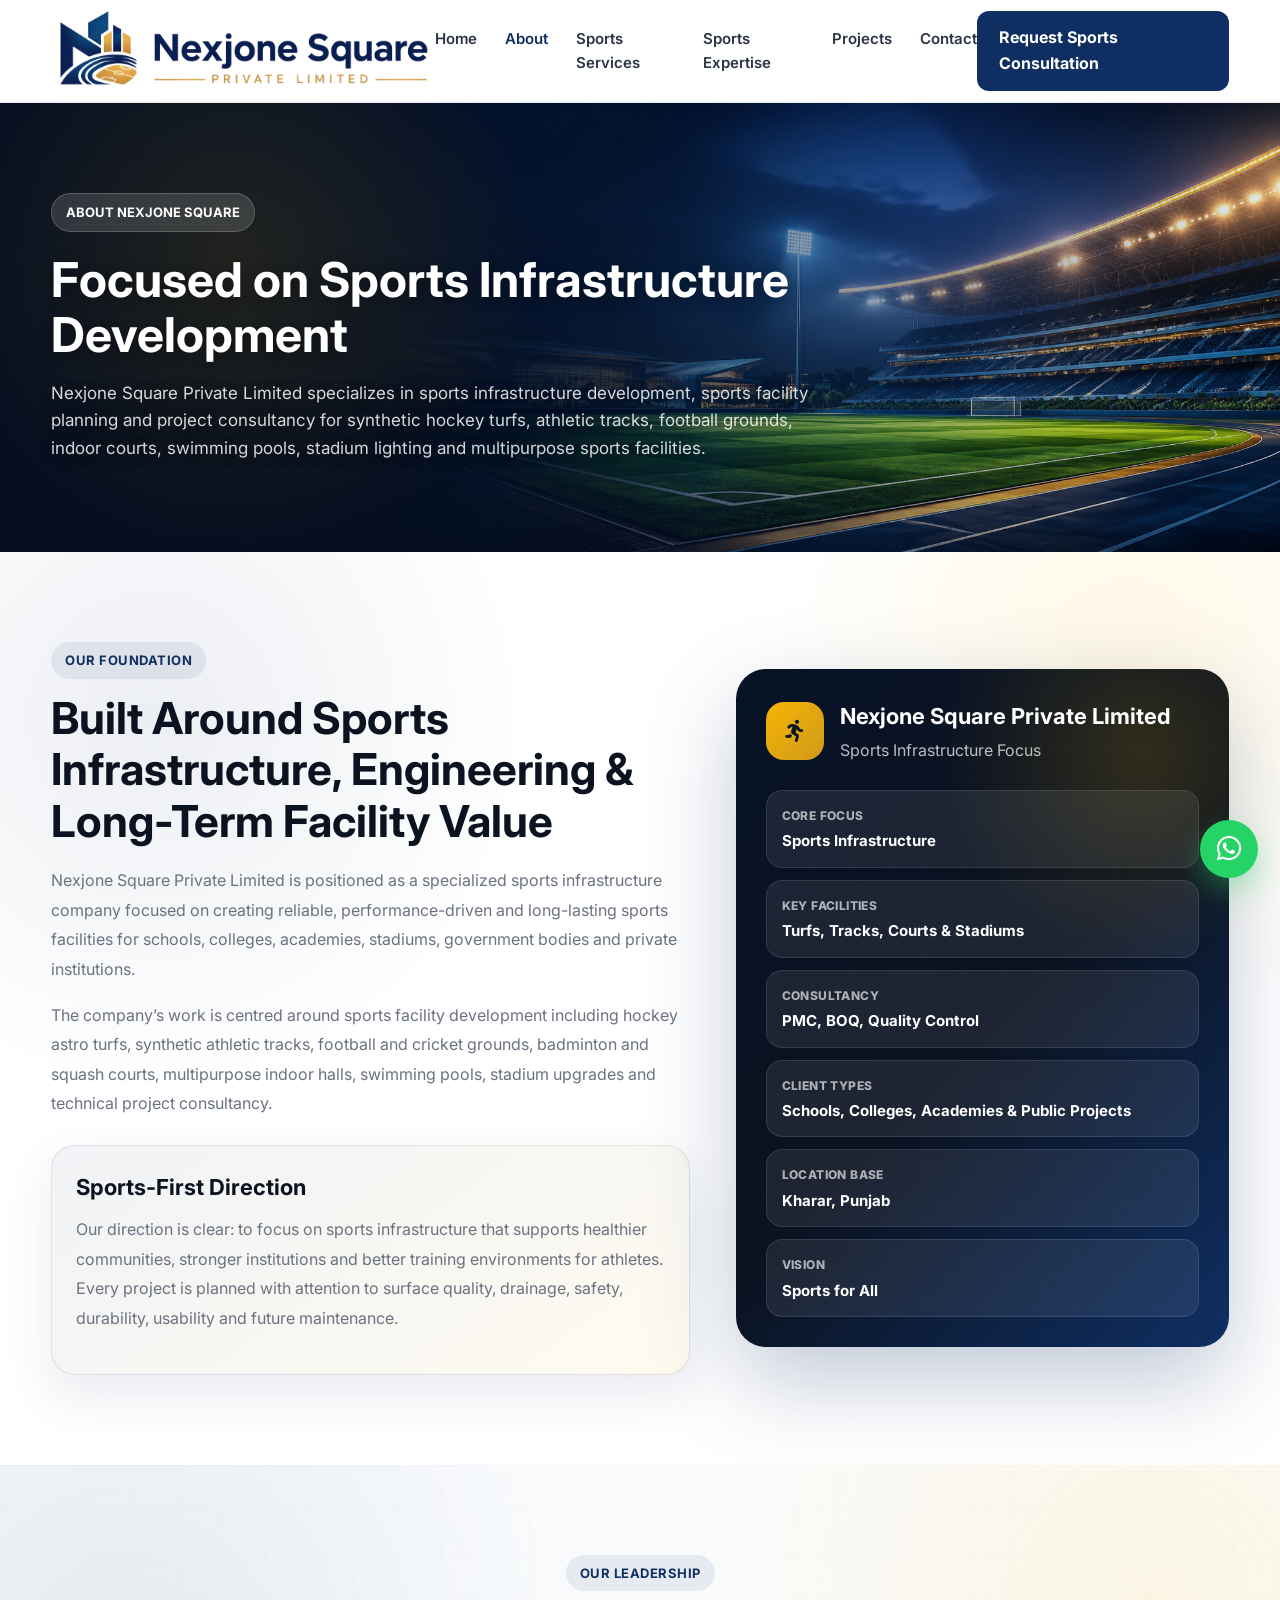
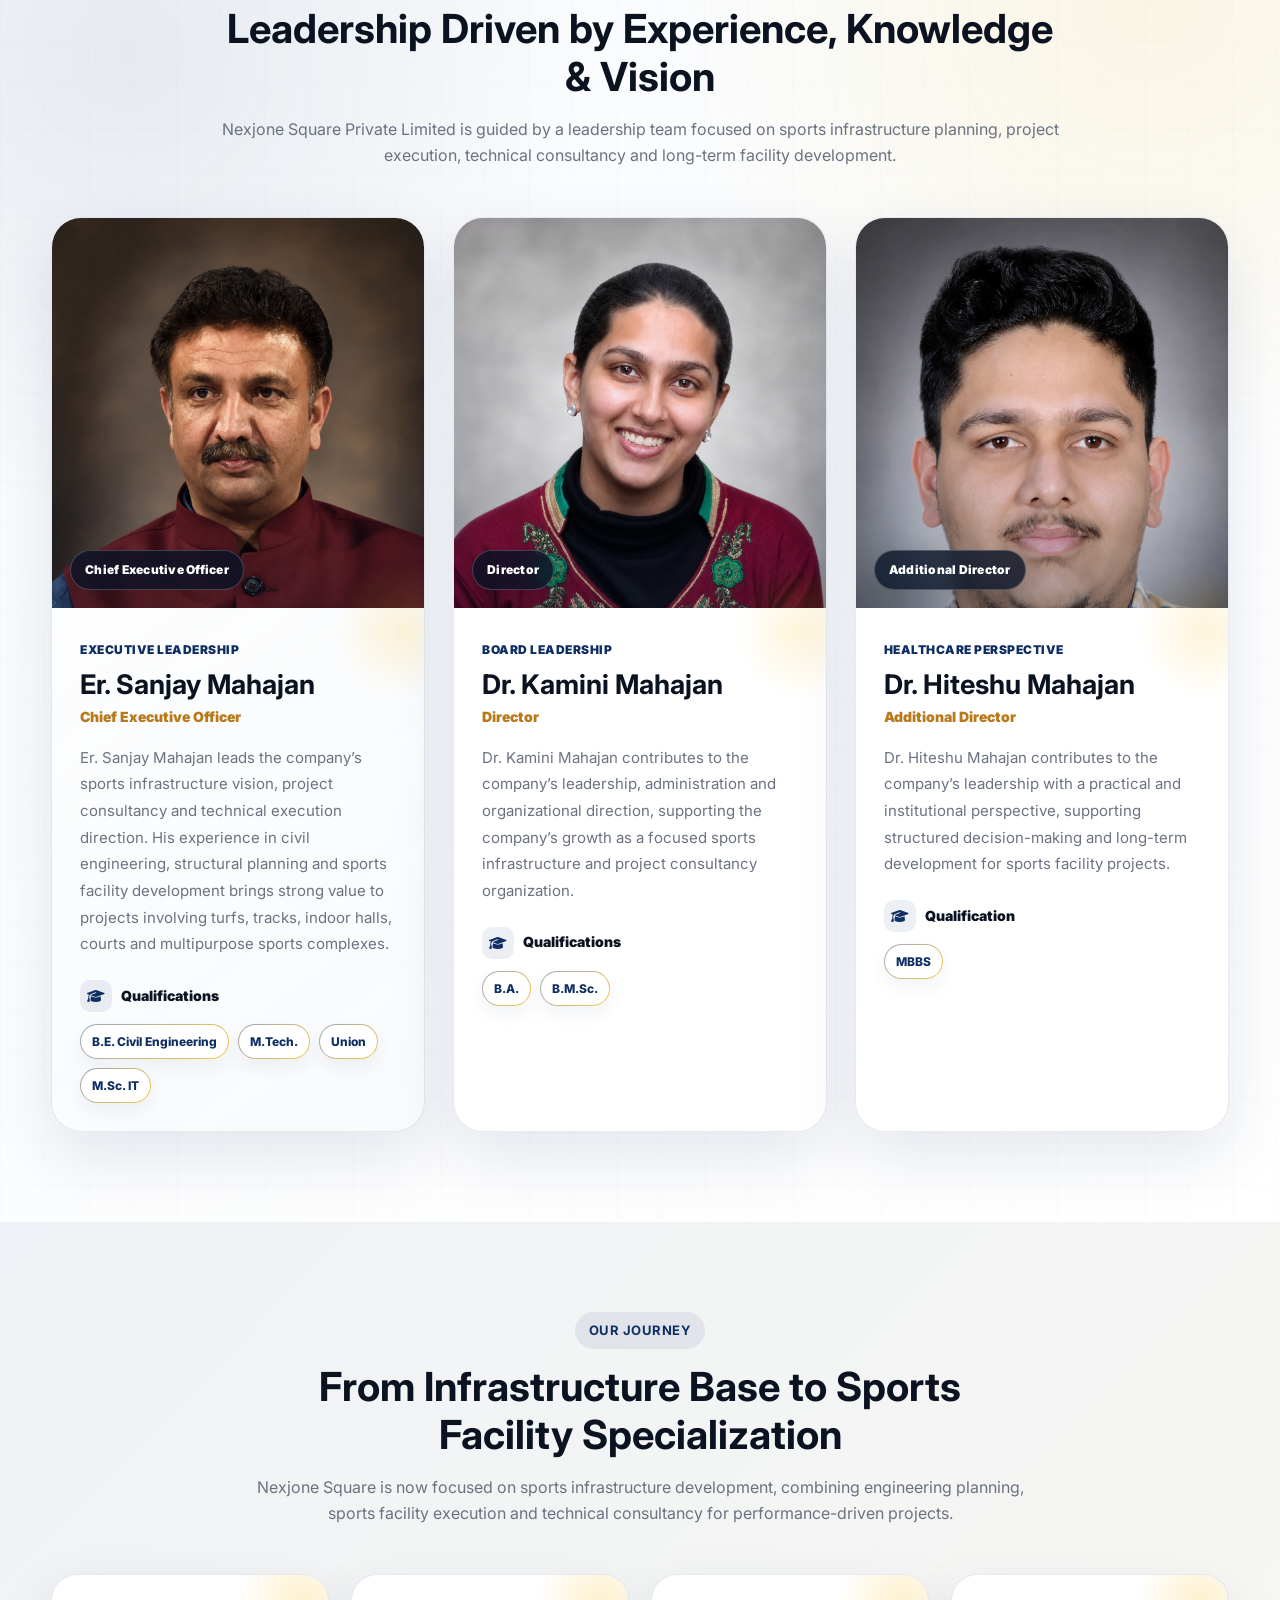
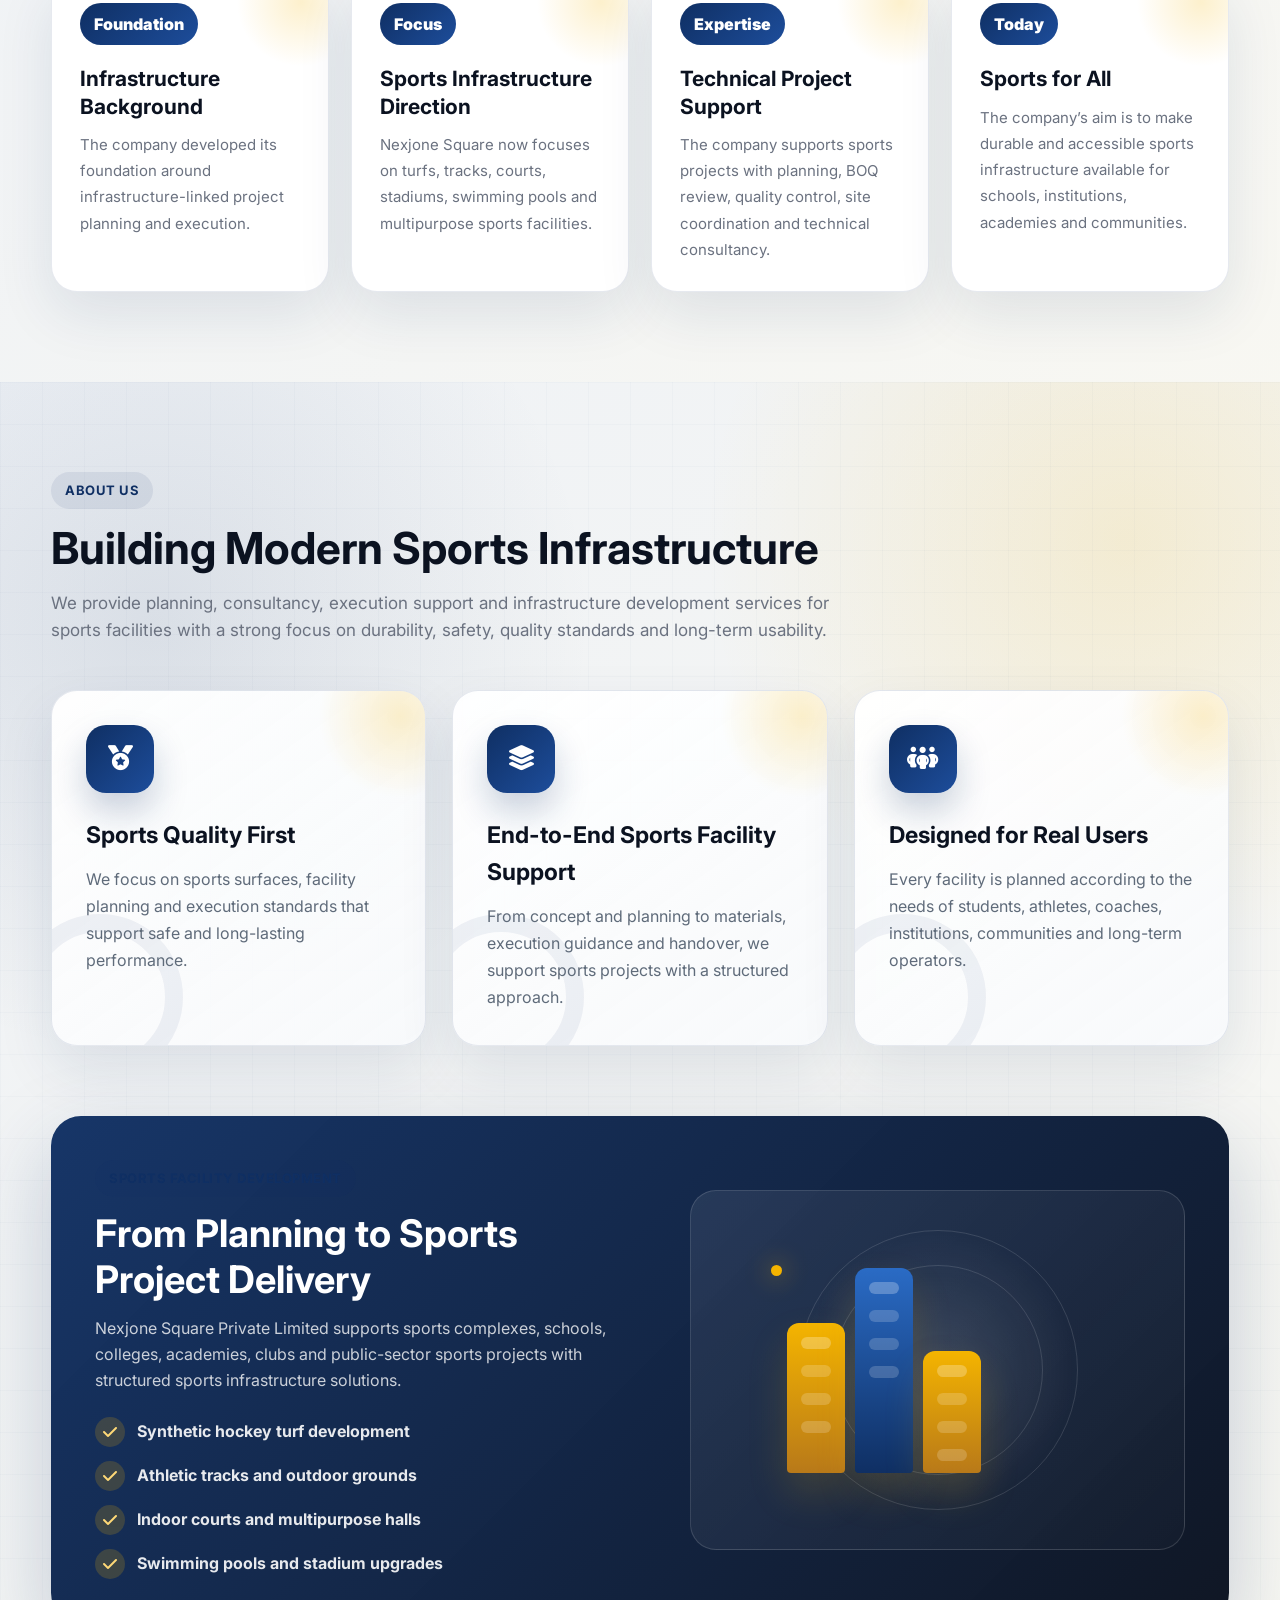
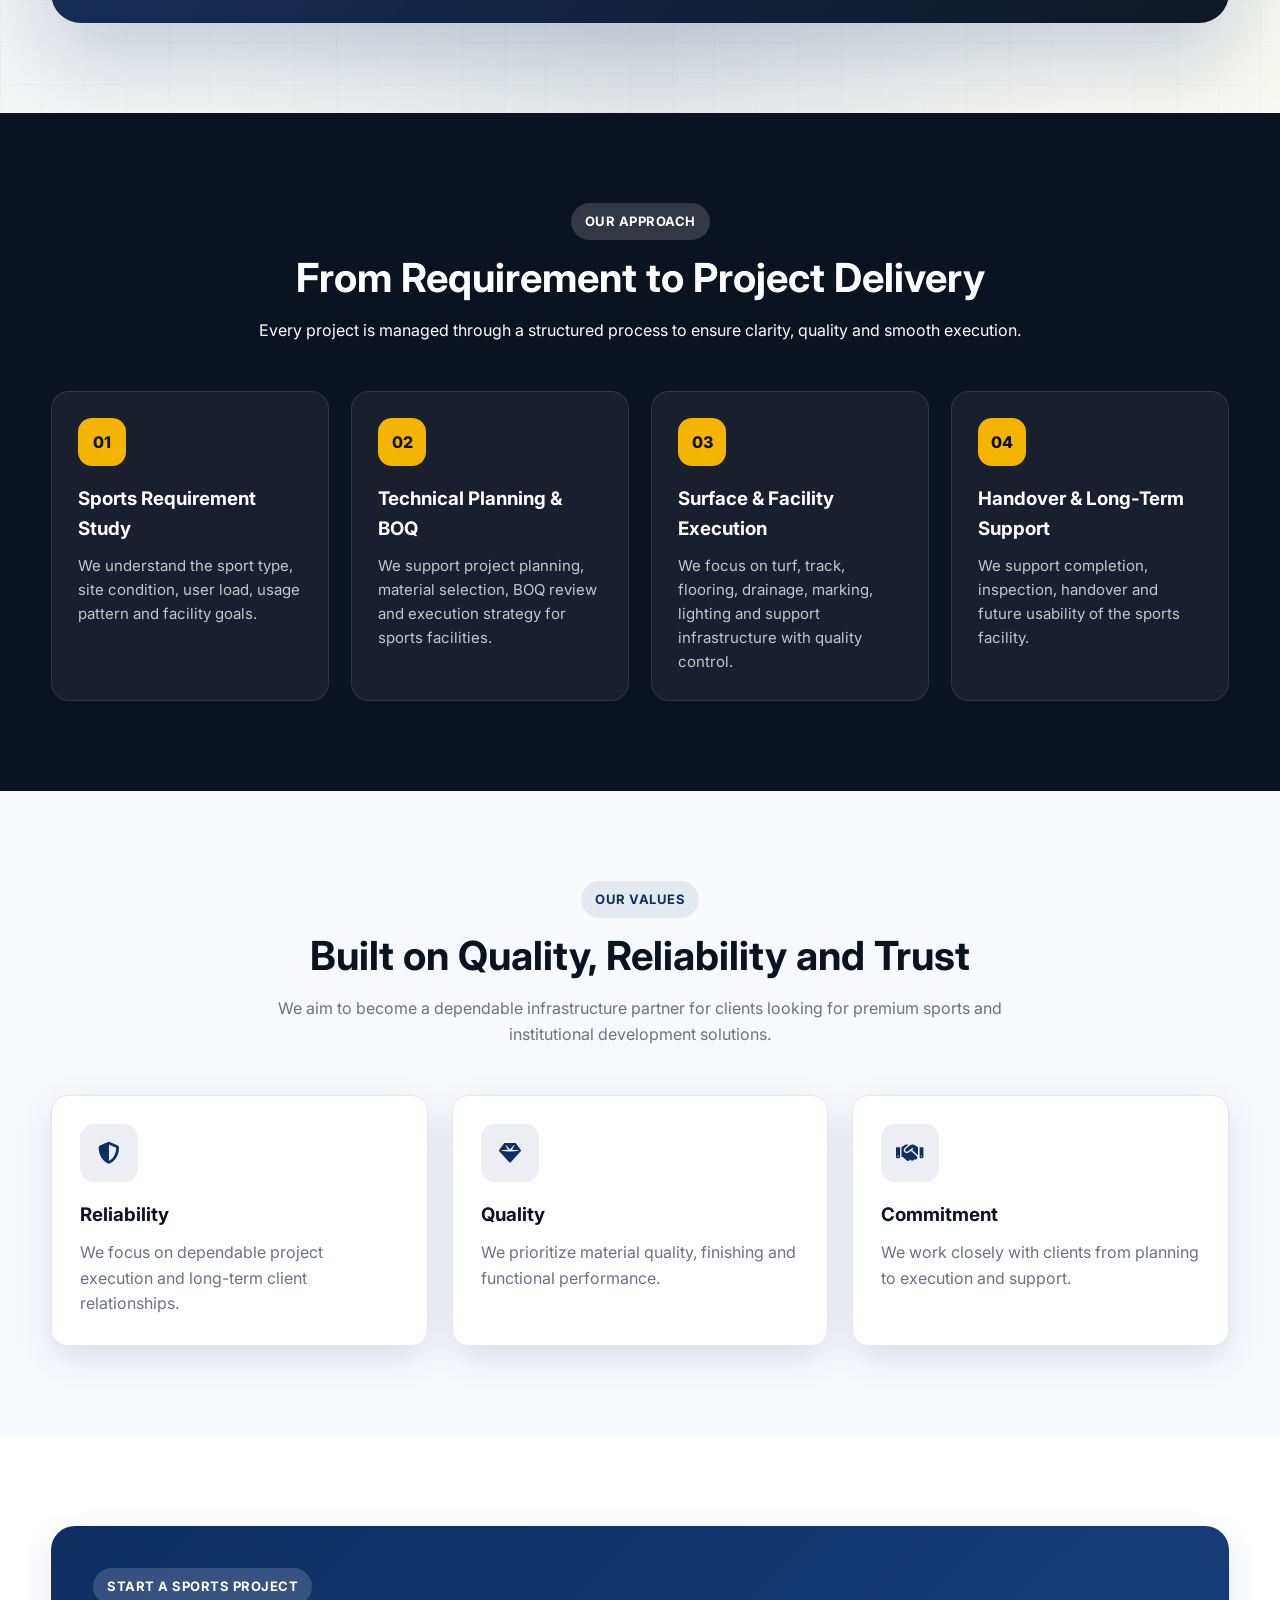
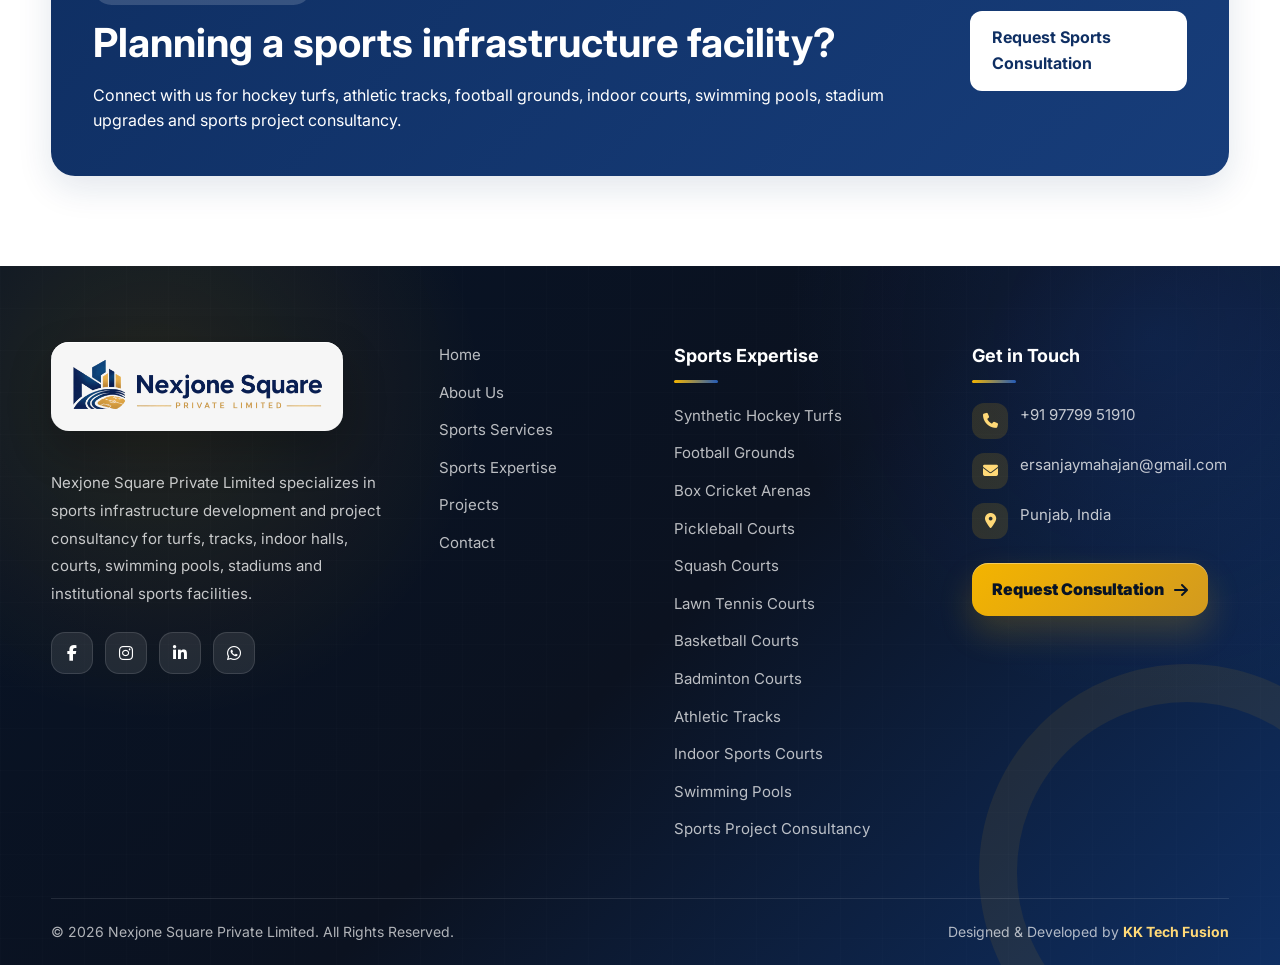
<file: about.html>
<!DOCTYPE html>
<html lang="en">
<head>
  <meta charset="UTF-8" />
  <meta name="viewport" content="width=device-width, initial-scale=1.0" />
  <title>About | Nexjone Square Private Limited</title>

  <link rel="preconnect" href="https://fonts.googleapis.com" />
  <link rel="preconnect" href="https://fonts.gstatic.com" crossorigin />
  <link
    href="https://fonts.googleapis.com/css2?family=Inter:wght@400;500;600;700;800&display=swap"
    rel="stylesheet"
  />
  <link
    rel="stylesheet"
    href="https://cdnjs.cloudflare.com/ajax/libs/font-awesome/6.5.2/css/all.min.css"
  />
  <link rel="stylesheet" href="css/style.css" />
</head>
<body>
  <header class="header">
    <div class="container navbar">
      <a href="index.html" class="logo logo-image-link">
        <img
          src="assets/images/logo1.png"
          alt="Nexjone Square Private Limited"
          class="navbar-logo-img"
        />
      </a>

      <nav class="nav" id="navMenu">
        <a href="index.html">Home</a>
        <a href="about.html" class="active-link">About</a>
        <a href="index.html#sportsServices">Sports Services</a>
        <a href="sports-consultant.html">Sports Expertise</a>
        <a href="index.html#projects">Projects</a>
        <a href="index.html#contact">Contact</a>
      </nav>

      <div class="nav-actions">
        <a href="index.html#contact" class="btn btn-primary">
          Request Sports Consultation
        </a>
        <button class="menu-toggle" id="menuToggle">
          <i class="fa-solid fa-bars"></i>
        </button>
      </div>
    </div>
  </header>

  <section class="page-hero about-hero sports-about-hero">
    <div class="container">
      <span class="tag">About Nexjone Square</span>
  
      <h1>Focused on Sports Infrastructure Development</h1>
  
      <p>
        Nexjone Square Private Limited specializes in sports infrastructure
        development, sports facility planning and project consultancy for
        synthetic hockey turfs, athletic tracks, football grounds, indoor courts,
        swimming pools, stadium lighting and multipurpose sports facilities.
      </p>
    </div>
  </section>
  <section class="section company-journey-section">
    <div class="container company-journey-grid">
      <div class="company-journey-content">
        <span class="section-tag">Our Foundation</span>
  
        <h2>Built Around Sports Infrastructure, Engineering & Long-Term Facility Value</h2>
  
        <p>
          Nexjone Square Private Limited is positioned as a specialized sports
          infrastructure company focused on creating reliable, performance-driven
          and long-lasting sports facilities for schools, colleges, academies,
          stadiums, government bodies and private institutions.
        </p>
  
        <p>
          The company’s work is centred around sports facility development including
          hockey astro turfs, synthetic athletic tracks, football and cricket
          grounds, badminton and squash courts, multipurpose indoor halls,
          swimming pools, stadium upgrades and technical project consultancy.
        </p>
  
        <div class="journey-founder-box">
          <h3>Sports-First Direction</h3>
  
          <p>
            Our direction is clear: to focus on sports infrastructure that supports
            healthier communities, stronger institutions and better training
            environments for athletes. Every project is planned with attention to
            surface quality, drainage, safety, durability, usability and future
            maintenance.
          </p>
        </div>
      </div>
  
      <div class="company-journey-card">
        <div class="journey-card-header">
          <i class="fa-solid fa-person-running"></i>
          <div>
            <h3>Nexjone Square Private Limited</h3>
            <p>Sports Infrastructure Focus</p>
          </div>
        </div>
  
        <div class="journey-info-list">
          <div>
            <span>Core Focus</span>
            <strong>Sports Infrastructure</strong>
          </div>
  
          <div>
            <span>Key Facilities</span>
            <strong>Turfs, Tracks, Courts & Stadiums</strong>
          </div>
  
          <div>
            <span>Consultancy</span>
            <strong>PMC, BOQ, Quality Control</strong>
          </div>
  
          <div>
            <span>Client Types</span>
            <strong>Schools, Colleges, Academies & Public Projects</strong>
          </div>
  
          <div>
            <span>Location Base</span>
            <strong>Kharar, Punjab</strong>
          </div>
  
          <div>
            <span>Vision</span>
            <strong>Sports for All</strong>
          </div>
        </div>
      </div>
    </div>
  </section>
  <section class="section leadership-section" id="leadership">
    <div class="container">
      <div class="section-heading center leadership-heading">
        <span class="section-tag">Our Leadership</span>
  
        <h2>Leadership Driven by Experience, Knowledge & Vision</h2>
  
        <p>
          Nexjone Square Private Limited is guided by a leadership team focused on
          sports infrastructure planning, project execution, technical consultancy and
          long-term facility development.
        </p>
      </div>
  
      <div class="leadership-grid">
  
        <!-- Sanjay Mahajan -->
        <article class="leader-card leader-card-featured">
          <div class="leader-image-wrap">
            <img
              src="assets/images/sanjaymahajan.png"
              alt="Er. Sanjay Mahajan"
              class="leader-image"
            />
  
            <span class="leader-role-badge">Chief Executive Officer</span>
          </div>
  
          <div class="leader-content">
            <span class="leader-label">Executive Leadership</span>
  
            <h3>Er. Sanjay Mahajan</h3>
  
            <p class="leader-role">Chief Executive Officer</p>
  
            <p class="leader-description">
              Er. Sanjay Mahajan leads the company’s sports infrastructure vision,
              project consultancy and technical execution direction. His experience in
              civil engineering, structural planning and sports facility development brings
              strong value to projects involving turfs, tracks, indoor halls, courts and
              multipurpose sports complexes.
            </p>
  
            <div class="leader-qualification-title">
              <i class="fa-solid fa-graduation-cap"></i>
              Qualifications
            </div>
  
            <div class="leader-qualifications">
              <span>B.E. Civil Engineering</span>
              <span>M.Tech.</span>
              <span>Union</span>
              <span>M.Sc. IT</span>
            </div>
          </div>
        </article>
  
        <!-- Kamini Mahajan -->
        <article class="leader-card">
          <div class="leader-image-wrap">
            <img
              src="assets/images/kaminimahajan.png"
              alt="Dr. Kamini Mahajan"
              class="leader-image"
            />
  
            <span class="leader-role-badge">Director</span>
          </div>
  
          <div class="leader-content">
            <span class="leader-label">Board Leadership</span>
  
            <h3>Dr. Kamini Mahajan</h3>
  
            <p class="leader-role">Director</p>
  
            <p class="leader-description">
              Dr. Kamini Mahajan contributes to the company’s leadership, administration
              and organizational direction, supporting the company’s growth as a focused
              sports infrastructure and project consultancy organization.
            </p>
  
            <div class="leader-qualification-title">
              <i class="fa-solid fa-graduation-cap"></i>
              Qualifications
            </div>
  
            <div class="leader-qualifications">
              <span>B.A.</span>
              <span>B.M.Sc.</span>
            </div>
          </div>
        </article>
  
        <!-- Hiteshu Mahajan -->
        <article class="leader-card">
          <div class="leader-image-wrap">
            <img
              src="assets/images/hiteshumahajan.png"
              alt="Dr. Hiteshu Mahajan"
              class="leader-image"
            />
  
            <span class="leader-role-badge">Additional Director</span>
          </div>
  
          <div class="leader-content">
            <span class="leader-label">Healthcare Perspective</span>
  
            <h3>Dr. Hiteshu Mahajan</h3>
  
            <p class="leader-role">Additional Director</p>
  
            <p class="leader-description">
              Dr. Hiteshu Mahajan contributes to the company’s leadership with a practical
              and institutional perspective, supporting structured decision-making and
              long-term development for sports facility projects.
            </p>
  
            <div class="leader-qualification-title">
              <i class="fa-solid fa-graduation-cap"></i>
              Qualification
            </div>
  
            <div class="leader-qualifications">
              <span>MBBS</span>
            </div>
          </div>
        </article>
  
      </div>
    </div>
  </section>
  <section class="section journey-timeline-section">
    <div class="container">
      <div class="section-heading center">
        <span class="section-tag">Our Journey</span>
  
        <h2>From Infrastructure Base to Sports Facility Specialization</h2>
  
        <p>
          Nexjone Square is now focused on sports infrastructure development,
          combining engineering planning, sports facility execution and technical
          consultancy for performance-driven projects.
        </p>
      </div>
  
      <div class="journey-timeline-grid">
        <div class="journey-timeline-card">
          <span>Foundation</span>
          <h3>Infrastructure Background</h3>
          <p>
            The company developed its foundation around infrastructure-linked
            project planning and execution.
          </p>
        </div>
  
        <div class="journey-timeline-card">
          <span>Focus</span>
          <h3>Sports Infrastructure Direction</h3>
          <p>
            Nexjone Square now focuses on turfs, tracks, courts, stadiums,
            swimming pools and multipurpose sports facilities.
          </p>
        </div>
  
        <div class="journey-timeline-card">
          <span>Expertise</span>
          <h3>Technical Project Support</h3>
          <p>
            The company supports sports projects with planning, BOQ review,
            quality control, site coordination and technical consultancy.
          </p>
        </div>
  
        <div class="journey-timeline-card">
          <span>Today</span>
          <h3>Sports for All</h3>
          <p>
            The company’s aim is to make durable and accessible sports
            infrastructure available for schools, institutions, academies and
            communities.
          </p>
        </div>
      </div>
    </div>
  </section>
  <section class="section about-premium-section">
    <div class="container">
      <div class="about-premium-header reveal-up">
        <span class="section-tag">About Us</span>
  
        <h2>Building Modern Sports Infrastructure</h2>
  
        <p>
          We provide planning, consultancy, execution support and infrastructure
          development services for sports facilities with a strong focus on
          durability, safety, quality standards and long-term usability.
        </p>
      </div>
  
      <div class="about-premium-grid">
        <div class="about-premium-card reveal-up">
          <div class="about-icon-wrap">
            <i class="fa-solid fa-medal"></i>
          </div>
  
          <h3>Sports Quality First</h3>
  
          <p>
            We focus on sports surfaces, facility planning and execution standards
            that support safe and long-lasting performance.
          </p>
  
          <span class="card-line"></span>
        </div>
  
        <div class="about-premium-card reveal-up delay-1">
          <div class="about-icon-wrap">
            <i class="fa-solid fa-layer-group"></i>
          </div>
  
          <h3>End-to-End Sports Facility Support</h3>
  
          <p>
            From concept and planning to materials, execution guidance and handover,
            we support sports projects with a structured approach.
          </p>
  
          <span class="card-line"></span>
        </div>
  
        <div class="about-premium-card reveal-up delay-2">
          <div class="about-icon-wrap">
            <i class="fa-solid fa-people-group"></i>
          </div>
  
          <h3>Designed for Real Users</h3>
  
          <p>
            Every facility is planned according to the needs of students, athletes,
            coaches, institutions, communities and long-term operators.
          </p>
  
          <span class="card-line"></span>
        </div>
      </div>
  
      <div class="about-showcase reveal-up delay-3">
        <div class="showcase-content">
          <span class="section-tag">Sports Facility Development</span>
  
          <h2>From Planning to Sports Project Delivery</h2>
  
          <p>
            Nexjone Square Private Limited supports sports complexes, schools,
            colleges, academies, clubs and public-sector sports projects with
            structured sports infrastructure solutions.
          </p>
  
          <div class="showcase-points">
            <div>
              <i class="fa-solid fa-check"></i>
              Synthetic hockey turf development
            </div>
  
            <div>
              <i class="fa-solid fa-check"></i>
              Athletic tracks and outdoor grounds
            </div>
  
            <div>
              <i class="fa-solid fa-check"></i>
              Indoor courts and multipurpose halls
            </div>
  
            <div>
              <i class="fa-solid fa-check"></i>
              Swimming pools and stadium upgrades
            </div>
          </div>
        </div>
  
        <div class="showcase-graphic">
          <div class="orbit orbit-one"></div>
          <div class="orbit orbit-two"></div>
  
          <div class="infra-tower tower-one"></div>
          <div class="infra-tower tower-two"></div>
          <div class="infra-tower tower-three"></div>
  
          <div class="sports-field-mini">
            <div class="mini-line"></div>
            <div class="mini-circle"></div>
          </div>
  
          <div class="floating-dot dot-one"></div>
          <div class="floating-dot dot-two"></div>
          <div class="floating-dot dot-three"></div>
        </div>
      </div>
    </div>
  </section>

  <section class="section section-dark">
    <div class="container">
      <div class="section-heading center light">
        <span class="section-tag light-tag">Our Approach</span>
        <h2>From Requirement to Project Delivery</h2>
        <p>
          Every project is managed through a structured process to ensure clarity,
          quality and smooth execution.
        </p>
      </div>

      <div class="process-grid">
        <div class="process-card">
          <span>01</span>
          <h3>Sports Requirement Study</h3>
          <p>
            We understand the sport type, site condition, user load, usage pattern and
            facility goals.
          </p>
        </div>
      
        <div class="process-card">
          <span>02</span>
          <h3>Technical Planning & BOQ</h3>
          <p>
            We support project planning, material selection, BOQ review and execution
            strategy for sports facilities.
          </p>
        </div>
      
        <div class="process-card">
          <span>03</span>
          <h3>Surface & Facility Execution</h3>
          <p>
            We focus on turf, track, flooring, drainage, marking, lighting and support
            infrastructure with quality control.
          </p>
        </div>
      
        <div class="process-card">
          <span>04</span>
          <h3>Handover & Long-Term Support</h3>
          <p>
            We support completion, inspection, handover and future usability of the
            sports facility.
          </p>
        </div>
      </div>
    </div>
  </section>

  <section class="section why-us">
    <div class="container">
      <div class="section-heading center">
        <span class="section-tag">Our Values</span>
        <h2>Built on Quality, Reliability and Trust</h2>
        <p>
          We aim to become a dependable infrastructure partner for clients looking
          for premium sports and institutional development solutions.
        </p>
      </div>

      <div class="about-grid">
        <div class="about-card">
          <i class="fa-solid fa-shield-halved"></i>
          <h3>Reliability</h3>
          <p>We focus on dependable project execution and long-term client relationships.</p>
        </div>

        <div class="about-card">
          <i class="fa-solid fa-gem"></i>
          <h3>Quality</h3>
          <p>We prioritize material quality, finishing and functional performance.</p>
        </div>

        <div class="about-card">
          <i class="fa-solid fa-handshake"></i>
          <h3>Commitment</h3>
          <p>We work closely with clients from planning to execution and support.</p>
        </div>
      </div>
    </div>
  </section>

  <section class="cta-section about-cta-space">
    <div class="container cta-box">
      <div>
        <span class="section-tag light-tag">Start a Sports Project</span>
  
        <h2>Planning a sports infrastructure facility?</h2>
  
        <p>
          Connect with us for hockey turfs, athletic tracks, football grounds,
          indoor courts, swimming pools, stadium upgrades and sports project
          consultancy.
        </p>
      </div>
  
      <a href="index.html#contact" class="btn btn-white">
        Request Sports Consultation
      </a>
    </div>
  </section>
  <a
  href="https://wa.me/919779951910"
  class="whatsapp-float"
  target="_blank"
  aria-label="Chat on WhatsApp"
>
  <i class="fa-brands fa-whatsapp"></i>
</a>
<footer class="footer premium-footer">
  <div class="container premium-footer-grid">
    <div class="footer-brand">
      <a href="index.html" class="footer-logo-img-link">
        <img
          src="assets/images/logo1.png"
          alt="Nexjone Square Private Limited"
          class="footer-logo-img"
        />
      </a>

      <p class="footer-text">
        Nexjone Square Private Limited specializes in sports infrastructure
        development and project consultancy for turfs, tracks, indoor halls,
        courts, swimming pools, stadiums and institutional sports facilities.
      </p>

      <div class="footer-socials">
        <a href="#" aria-label="Facebook">
          <i class="fa-brands fa-facebook-f"></i>
        </a>

        <a href="#" aria-label="Instagram">
          <i class="fa-brands fa-instagram"></i>
        </a>

        <a href="#" aria-label="LinkedIn">
          <i class="fa-brands fa-linkedin-in"></i>
        </a>

        <a href="https://wa.me/919779951910" target="_blank" aria-label="WhatsApp">
          <i class="fa-brands fa-whatsapp"></i>
        </a>
      </div>
    </div>

    <div>
      <ul class="footer-links">
        <li><a href="index.html">Home</a></li>
        <li><a href="about.html">About Us</a></li>
        <li><a href="#sportsServices">Sports Services</a></li>
        <li><a href="sports-consultant.html">Sports Expertise</a></li>
        <li><a href="#projects">Projects</a></li>
        <li><a href="#contact">Contact</a></li>
      </ul>
    </div>

    <div>
      <h4>Sports Expertise</h4>
<ul class="footer-links">
<li><a href="#sportsServices">Synthetic Hockey Turfs</a></li>
<li><a href="#sportsServices">Football Grounds</a></li>
<li><a href="#sportsServices">Box Cricket Arenas</a></li>
<li><a href="#sportsServices">Pickleball Courts</a></li>
<li><a href="#sportsServices">Squash Courts</a></li>
<li><a href="#sportsServices">Lawn Tennis Courts</a></li>
<li><a href="#sportsServices">Basketball Courts</a></li>
<li><a href="#sportsServices">Badminton Courts</a></li>
<li><a href="#sportsServices">Athletic Tracks</a></li>
<li><a href="#sportsServices">Indoor Sports Courts</a></li>
<li><a href="#sportsServices">Swimming Pools</a></li>
<li><a href="sports-consultant.html">Sports Project Consultancy</a></li>
</ul>
    </div>

    <div>
      <h4>Get in Touch</h4>

      <ul class="footer-contact-list">
        <li>
          <i class="fa-solid fa-phone"></i>
          <a href="tel:+919779951910">+91 97799 51910</a>
        </li>

        <li>
          <i class="fa-solid fa-envelope"></i>
          <a href="mailto:ersanjaymahajan@gmail.com">ersanjaymahajan@gmail.com</a>
        </li>

        <li>
          <i class="fa-solid fa-location-dot"></i>
          <span>Punjab, India</span>
        </li>
      </ul>

      <a href="index.html#contact" class="footer-quote-btn">
        Request Consultation
        <i class="fa-solid fa-arrow-right"></i>
      </a>
    </div>
  </div>

  <div class="container footer-bottom premium-footer-bottom">
    <p>© 2026 Nexjone Square Private Limited. All Rights Reserved.</p>
    <p>Designed & Developed by <strong>KK Tech Fusion</strong></p>
  </div>
</footer>

  <script src="js/main.js"></script>
</body>
</html>
</file>
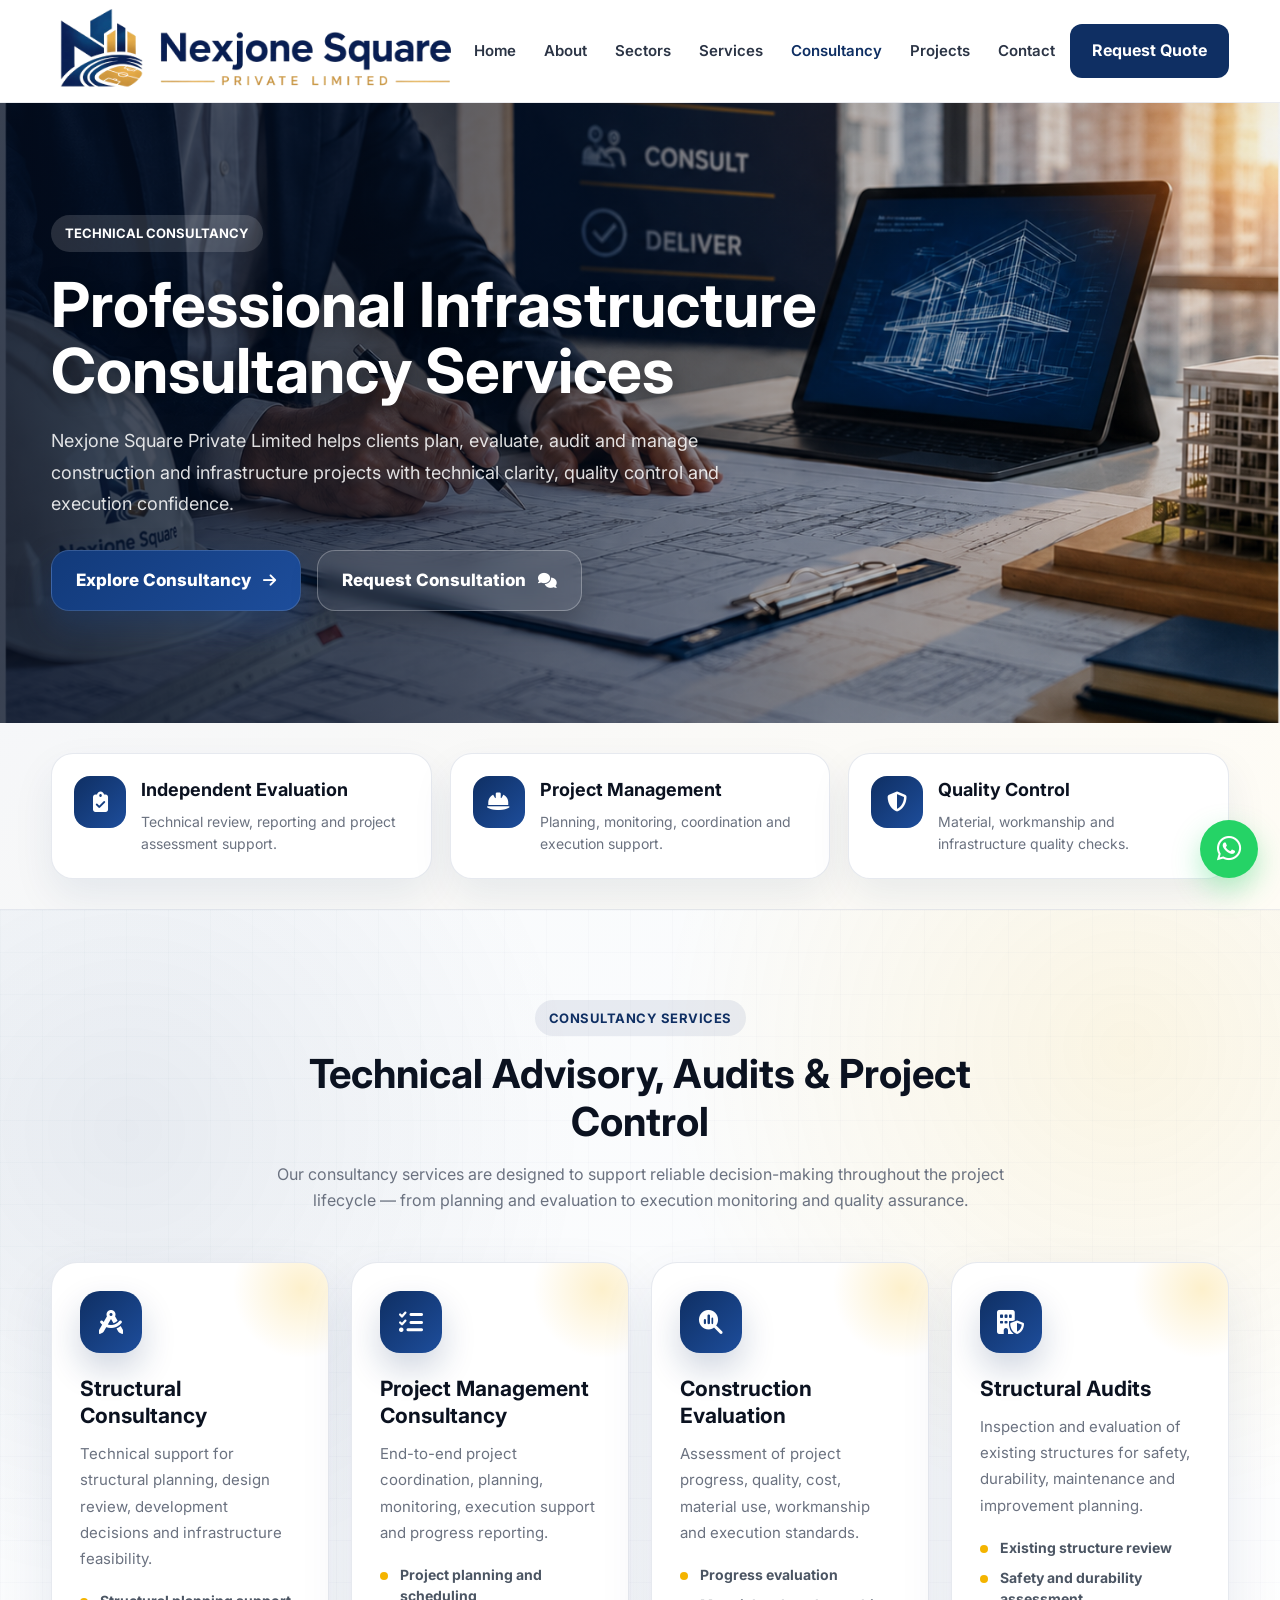
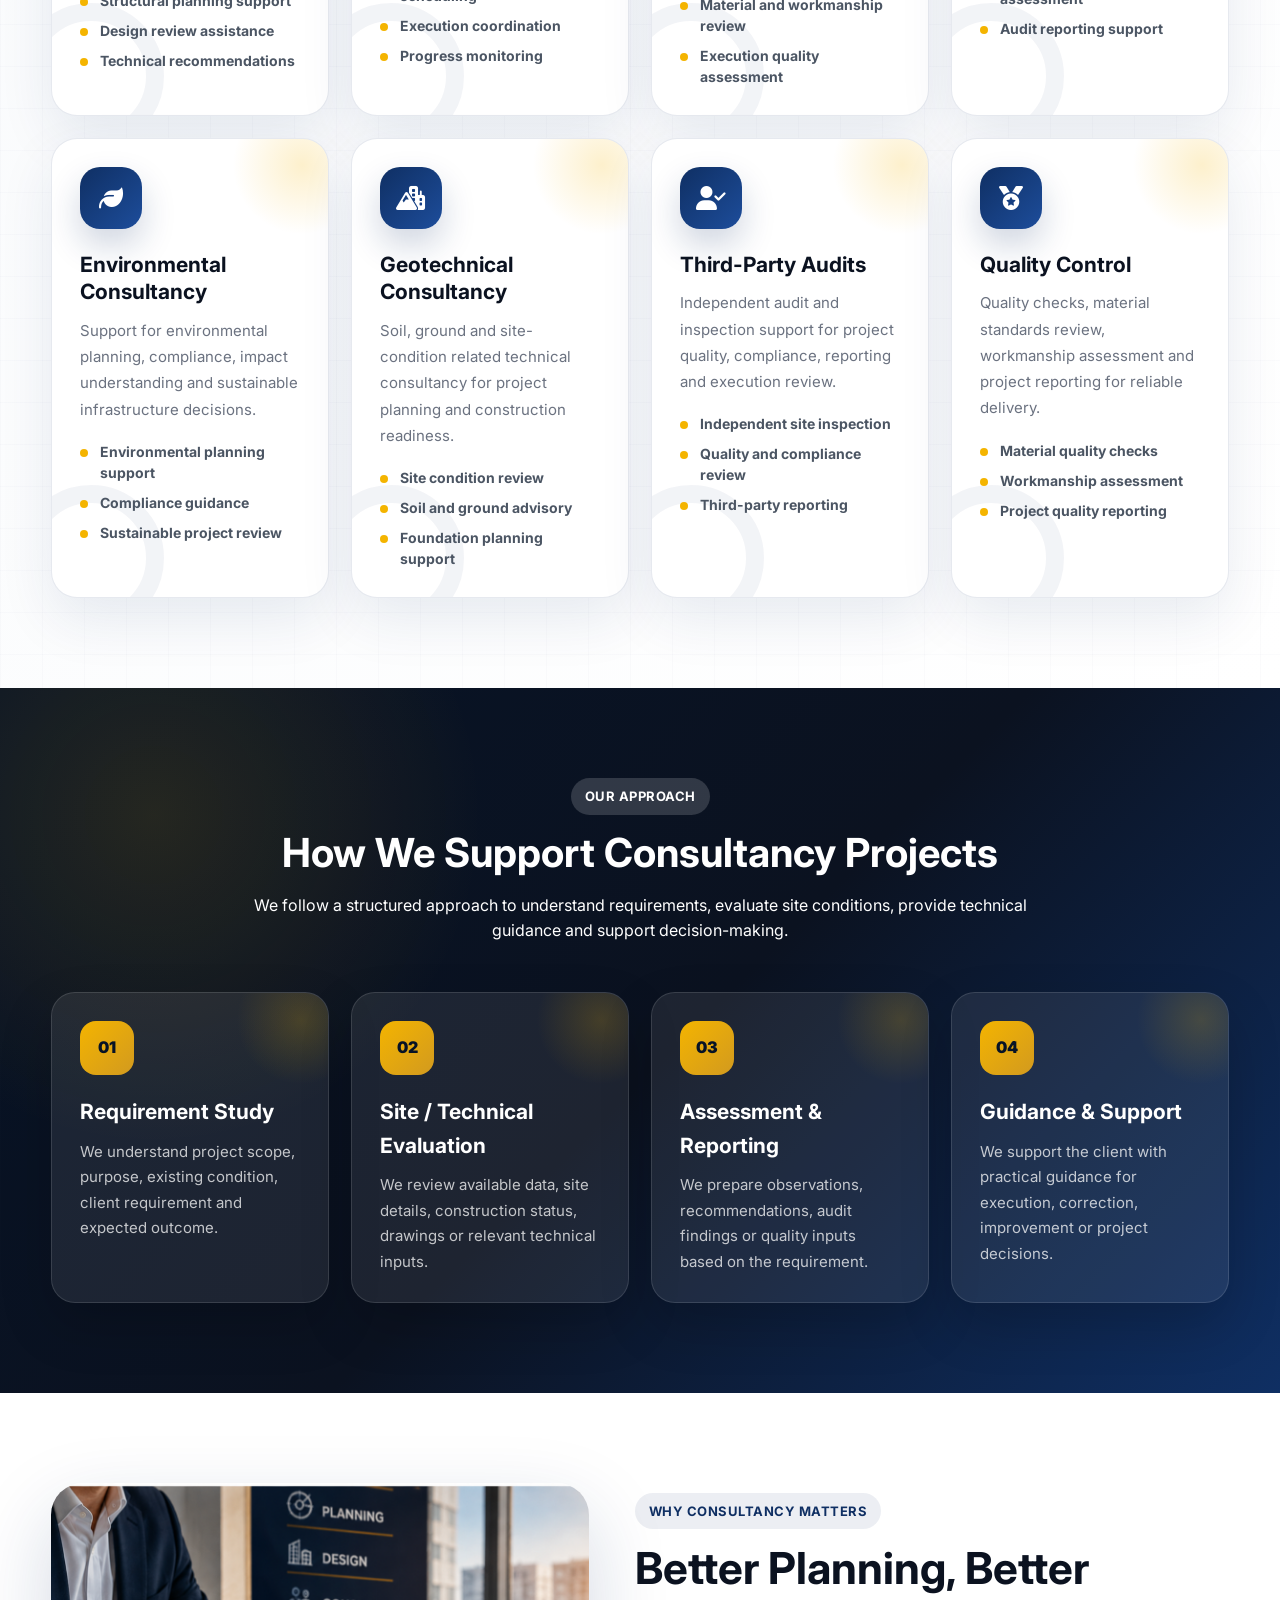
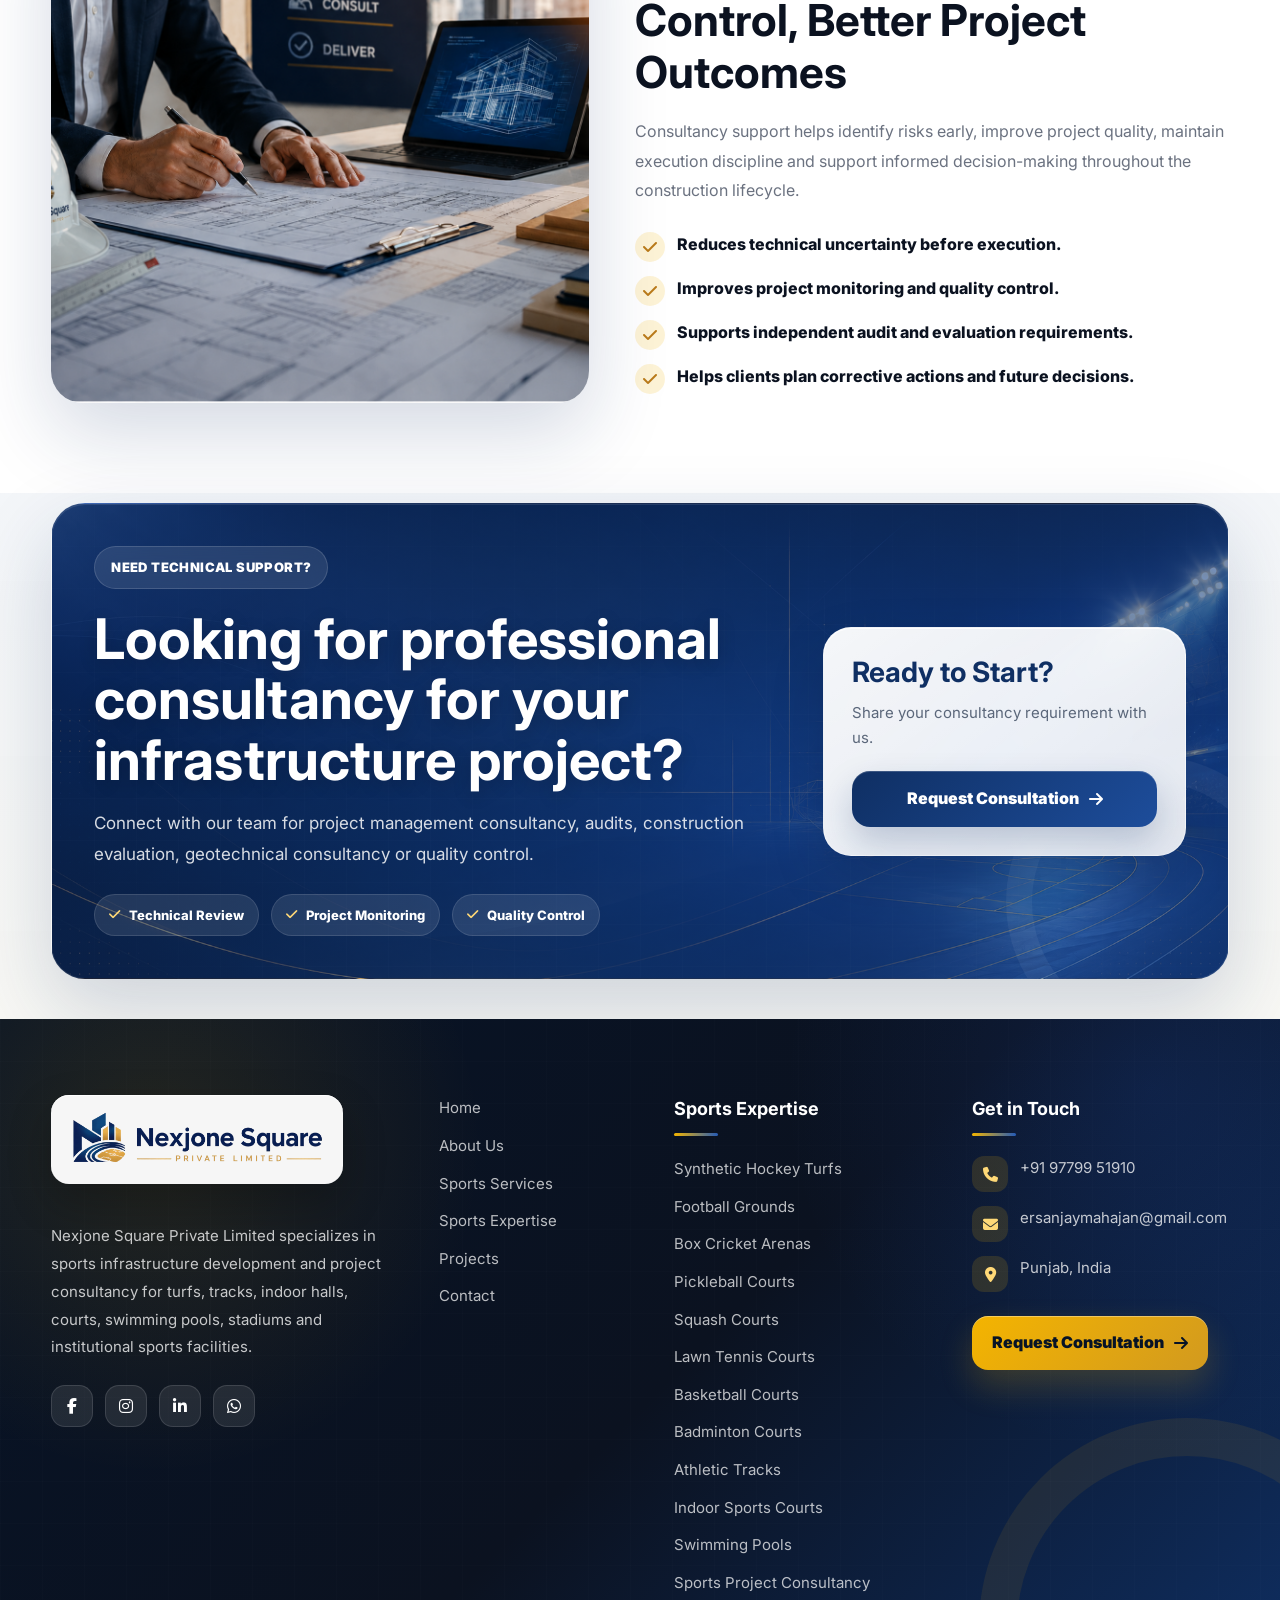
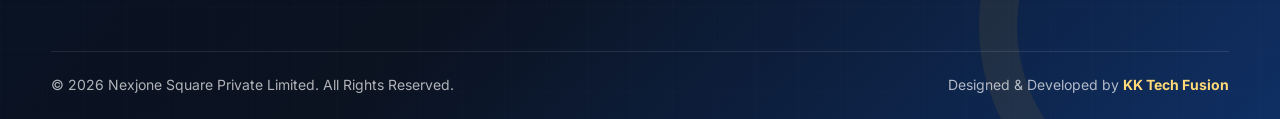
<file: consultancy.html>
<!DOCTYPE html>
<html lang="en">
<head>
  <meta charset="UTF-8" />
  <meta name="viewport" content="width=device-width, initial-scale=1.0" />

  <title>Consultancy Services | Nexjone Square Private Limited</title>

  <meta
    name="description"
    content="Nexjone Square Private Limited offers professional infrastructure consultancy services including structural consultancy, project management consultancy, construction evaluation, structural audits, environmental consultancy, geotechnical consultancy, third-party audits and quality control."
  />

  <link rel="preconnect" href="https://fonts.googleapis.com" />
  <link rel="preconnect" href="https://fonts.gstatic.com" crossorigin />

  <link
    href="https://fonts.googleapis.com/css2?family=Inter:wght@400;500;600;700;800;900&display=swap"
    rel="stylesheet"
  />

  <link
    rel="stylesheet"
    href="https://cdnjs.cloudflare.com/ajax/libs/font-awesome/6.5.2/css/all.min.css"
  />

  <link rel="stylesheet" href="css/style.css" />
</head>

<body>
  <!-- Header -->
  <header class="header">
    <div class="container navbar">
      <a href="index.html" class="logo logo-image-link">
        <img
          src="assets/images/logo1.png"
          alt="Nexjone Square Private Limited"
          class="navbar-logo-img"
        />
      </a>

      <nav class="nav" id="navMenu">
        <a href="index.html">Home</a>
        <a href="about.html">About</a>
        <a href="sectors.html">Sectors</a>
        <a href="services.html">Services</a>
        <a href="consultancy.html" class="active-link">Consultancy</a>
        <a href="projects.html">Projects</a>
        <a href="contact.html">Contact</a>
      </nav>

      <div class="nav-actions">
        <a href="contact.html" class="btn btn-primary">Request Quote</a>
        <button class="menu-toggle" id="menuToggle" aria-label="Open Menu">
          <i class="fa-solid fa-bars"></i>
        </button>
      </div>
    </div>
  </header>

  <!-- Consultancy Hero -->
  <section class="page-hero consultancy-hero">
    <div class="container">
      <div class="consultancy-hero-content">
        <span class="tag">Technical Consultancy</span>

        <h1>Professional Infrastructure Consultancy Services</h1>

        <p>
          Nexjone Square Private Limited helps clients plan, evaluate, audit and
          manage construction and infrastructure projects with technical clarity,
          quality control and execution confidence.
        </p>

        <div class="services-hero-actions">
          <a href="#consultancyServices" class="btn hero-btn hero-btn-primary">
            <span>Explore Consultancy</span>
            <i class="fa-solid fa-arrow-right"></i>
          </a>

          <a href="index.html#contact" class="btn hero-btn hero-btn-secondary">
            <span>Request Consultation</span>
            <i class="fa-solid fa-comments"></i>
          </a>
        </div>
      </div>
    </div>
  </section>

  <!-- Consultancy Highlights -->
  <section class="consultancy-highlight-strip">
    <div class="container consultancy-highlight-grid">
      <div class="consultancy-highlight-item">
        <i class="fa-solid fa-clipboard-check"></i>
        <div>
          <h3>Independent Evaluation</h3>
          <p>Technical review, reporting and project assessment support.</p>
        </div>
      </div>

      <div class="consultancy-highlight-item">
        <i class="fa-solid fa-helmet-safety"></i>
        <div>
          <h3>Project Management</h3>
          <p>Planning, monitoring, coordination and execution support.</p>
        </div>
      </div>

      <div class="consultancy-highlight-item">
        <i class="fa-solid fa-shield-halved"></i>
        <div>
          <h3>Quality Control</h3>
          <p>Material, workmanship and infrastructure quality checks.</p>
        </div>
      </div>
    </div>
  </section>

  <!-- Main Consultancy Services -->
  <section class="section consultancy-services-section" id="consultancyServices">
    <div class="container">
      <div class="section-heading center">
        <span class="section-tag">Consultancy Services</span>

        <h2>Technical Advisory, Audits & Project Control</h2>

        <p>
          Our consultancy services are designed to support reliable decision-making
          throughout the project lifecycle — from planning and evaluation to
          execution monitoring and quality assurance.
        </p>
      </div>

      <div class="consultancy-card-grid">
        <div class="consultancy-card">
          <div class="consultancy-icon">
            <i class="fa-solid fa-drafting-compass"></i>
          </div>
          <h3>Structural Consultancy</h3>
          <p>
            Technical support for structural planning, design review, development
            decisions and infrastructure feasibility.
          </p>
          <ul>
            <li>Structural planning support</li>
            <li>Design review assistance</li>
            <li>Technical recommendations</li>
          </ul>
        </div>

        <div class="consultancy-card">
          <div class="consultancy-icon">
            <i class="fa-solid fa-list-check"></i>
          </div>
          <h3>Project Management Consultancy</h3>
          <p>
            End-to-end project coordination, planning, monitoring, execution
            support and progress reporting.
          </p>
          <ul>
            <li>Project planning and scheduling</li>
            <li>Execution coordination</li>
            <li>Progress monitoring</li>
          </ul>
        </div>

        <div class="consultancy-card">
          <div class="consultancy-icon">
            <i class="fa-solid fa-magnifying-glass-chart"></i>
          </div>
          <h3>Construction Evaluation</h3>
          <p>
            Assessment of project progress, quality, cost, material use,
            workmanship and execution standards.
          </p>
          <ul>
            <li>Progress evaluation</li>
            <li>Material and workmanship review</li>
            <li>Execution quality assessment</li>
          </ul>
        </div>

        <div class="consultancy-card">
          <div class="consultancy-icon">
            <i class="fa-solid fa-building-shield"></i>
          </div>
          <h3>Structural Audits</h3>
          <p>
            Inspection and evaluation of existing structures for safety,
            durability, maintenance and improvement planning.
          </p>
          <ul>
            <li>Existing structure review</li>
            <li>Safety and durability assessment</li>
            <li>Audit reporting support</li>
          </ul>
        </div>

        <div class="consultancy-card">
          <div class="consultancy-icon">
            <i class="fa-solid fa-leaf"></i>
          </div>
          <h3>Environmental Consultancy</h3>
          <p>
            Support for environmental planning, compliance, impact understanding
            and sustainable infrastructure decisions.
          </p>
          <ul>
            <li>Environmental planning support</li>
            <li>Compliance guidance</li>
            <li>Sustainable project review</li>
          </ul>
        </div>

        <div class="consultancy-card">
          <div class="consultancy-icon">
            <i class="fa-solid fa-mountain-city"></i>
          </div>
          <h3>Geotechnical Consultancy</h3>
          <p>
            Soil, ground and site-condition related technical consultancy for
            project planning and construction readiness.
          </p>
          <ul>
            <li>Site condition review</li>
            <li>Soil and ground advisory</li>
            <li>Foundation planning support</li>
          </ul>
        </div>

        <div class="consultancy-card">
          <div class="consultancy-icon">
            <i class="fa-solid fa-user-check"></i>
          </div>
          <h3>Third-Party Audits</h3>
          <p>
            Independent audit and inspection support for project quality,
            compliance, reporting and execution review.
          </p>
          <ul>
            <li>Independent site inspection</li>
            <li>Quality and compliance review</li>
            <li>Third-party reporting</li>
          </ul>
        </div>

        <div class="consultancy-card">
          <div class="consultancy-icon">
            <i class="fa-solid fa-medal"></i>
          </div>
          <h3>Quality Control</h3>
          <p>
            Quality checks, material standards review, workmanship assessment and
            project reporting for reliable delivery.
          </p>
          <ul>
            <li>Material quality checks</li>
            <li>Workmanship assessment</li>
            <li>Project quality reporting</li>
          </ul>
        </div>
      </div>
    </div>
  </section>

  <!-- Consultancy Process -->
  <section class="section consultancy-process-section">
    <div class="container">
      <div class="section-heading center light">
        <span class="section-tag light-tag">Our Approach</span>

        <h2>How We Support Consultancy Projects</h2>

        <p>
          We follow a structured approach to understand requirements, evaluate
          site conditions, provide technical guidance and support decision-making.
        </p>
      </div>

      <div class="consultancy-process-grid">
        <div class="consultancy-process-card">
          <span>01</span>
          <h3>Requirement Study</h3>
          <p>
            We understand project scope, purpose, existing condition, client
            requirement and expected outcome.
          </p>
        </div>

        <div class="consultancy-process-card">
          <span>02</span>
          <h3>Site / Technical Evaluation</h3>
          <p>
            We review available data, site details, construction status, drawings
            or relevant technical inputs.
          </p>
        </div>

        <div class="consultancy-process-card">
          <span>03</span>
          <h3>Assessment & Reporting</h3>
          <p>
            We prepare observations, recommendations, audit findings or quality
            inputs based on the requirement.
          </p>
        </div>

        <div class="consultancy-process-card">
          <span>04</span>
          <h3>Guidance & Support</h3>
          <p>
            We support the client with practical guidance for execution,
            correction, improvement or project decisions.
          </p>
        </div>
      </div>
    </div>
  </section>

  <!-- Why Consultancy -->
  <section class="section consultancy-value-section">
    <div class="container consultancy-value-grid">
      <div class="consultancy-value-image">
        <img
          src="assets/images/consultancyservices.png"
          alt="Infrastructure Consultancy"
        />
      </div>

      <div class="consultancy-value-content">
        <span class="section-tag">Why Consultancy Matters</span>

        <h2>Better Planning, Better Control, Better Project Outcomes</h2>

        <p>
          Consultancy support helps identify risks early, improve project quality,
          maintain execution discipline and support informed decision-making
          throughout the construction lifecycle.
        </p>

        <div class="consultancy-value-list">
          <div>
            <i class="fa-solid fa-check"></i>
            Reduces technical uncertainty before execution.
          </div>

          <div>
            <i class="fa-solid fa-check"></i>
            Improves project monitoring and quality control.
          </div>

          <div>
            <i class="fa-solid fa-check"></i>
            Supports independent audit and evaluation requirements.
          </div>

          <div>
            <i class="fa-solid fa-check"></i>
            Helps clients plan corrective actions and future decisions.
          </div>
        </div>
      </div>
    </div>
  </section>

  <!-- CTA -->
  <section class="section premium-cta-section">
    <div class="container">
      <div class="premium-cta-banner">
        <div class="premium-cta-content">
          <span class="premium-cta-tag">Need Technical Support?</span>

          <h2>Looking for professional consultancy for your infrastructure project?</h2>

          <p>
            Connect with our team for project management consultancy, audits,
            construction evaluation, geotechnical consultancy or quality control.
          </p>

          <div class="premium-cta-points">
            <span><i class="fa-solid fa-check"></i> Technical Review</span>
            <span><i class="fa-solid fa-check"></i> Project Monitoring</span>
            <span><i class="fa-solid fa-check"></i> Quality Control</span>
          </div>
        </div>

        <div class="premium-cta-action-box">
          <h3>Ready to Start?</h3>
          <p>Share your consultancy requirement with us.</p>

          <a href="index.html#contact" class="premium-cta-btn">
            Request Consultation
            <i class="fa-solid fa-arrow-right"></i>
          </a>
        </div>
      </div>
    </div>
  </section>

  <a
    href="https://wa.me/91XXXXXXXXXX"
    class="whatsapp-float"
    target="_blank"
    aria-label="Chat on WhatsApp"
  >
    <i class="fa-brands fa-whatsapp"></i>
  </a>

  <!-- Footer -->
  <footer class="footer premium-footer">
    <div class="container premium-footer-grid">
      <div class="footer-brand">
        <a href="index.html" class="footer-logo-img-link">
          <img
            src="assets/images/logo1.png"
            alt="Nexjone Square Private Limited"
            class="footer-logo-img"
          />
        </a>
  
        <p class="footer-text">
          Nexjone Square Private Limited specializes in sports infrastructure
          development and project consultancy for turfs, tracks, indoor halls,
          courts, swimming pools, stadiums and institutional sports facilities.
        </p>
  
        <div class="footer-socials">
          <a href="#" aria-label="Facebook">
            <i class="fa-brands fa-facebook-f"></i>
          </a>
  
          <a href="#" aria-label="Instagram">
            <i class="fa-brands fa-instagram"></i>
          </a>
  
          <a href="#" aria-label="LinkedIn">
            <i class="fa-brands fa-linkedin-in"></i>
          </a>
  
          <a href="https://wa.me/919779951910" target="_blank" aria-label="WhatsApp">
            <i class="fa-brands fa-whatsapp"></i>
          </a>
        </div>
      </div>
  
      <div>
        <ul class="footer-links">
          <li><a href="index.html">Home</a></li>
          <li><a href="about.html">About Us</a></li>
          <li><a href="#sportsServices">Sports Services</a></li>
          <li><a href="sports-consultant.html">Sports Expertise</a></li>
          <li><a href="#projects">Projects</a></li>
          <li><a href="#contact">Contact</a></li>
        </ul>
      </div>
  
      <div>
        <h4>Sports Expertise</h4>
<ul class="footer-links">
  <li><a href="#sportsServices">Synthetic Hockey Turfs</a></li>
  <li><a href="#sportsServices">Football Grounds</a></li>
  <li><a href="#sportsServices">Box Cricket Arenas</a></li>
  <li><a href="#sportsServices">Pickleball Courts</a></li>
<li><a href="#sportsServices">Squash Courts</a></li>
<li><a href="#sportsServices">Lawn Tennis Courts</a></li>
<li><a href="#sportsServices">Basketball Courts</a></li>
<li><a href="#sportsServices">Badminton Courts</a></li>
  <li><a href="#sportsServices">Athletic Tracks</a></li>
  <li><a href="#sportsServices">Indoor Sports Courts</a></li>
  <li><a href="#sportsServices">Swimming Pools</a></li>
  <li><a href="sports-consultant.html">Sports Project Consultancy</a></li>
</ul>
      </div>
  
      <div>
        <h4>Get in Touch</h4>
  
        <ul class="footer-contact-list">
          <li>
            <i class="fa-solid fa-phone"></i>
            <a href="tel:+919779951910">+91 97799 51910</a>
          </li>
  
          <li>
            <i class="fa-solid fa-envelope"></i>
            <a href="mailto:ersanjaymahajan@gmail.com">ersanjaymahajan@gmail.com</a>
          </li>
  
          <li>
            <i class="fa-solid fa-location-dot"></i>
            <span>Punjab, India</span>
          </li>
        </ul>
  
        <a href="index.html#contact" class="footer-quote-btn">
          Request Consultation
          <i class="fa-solid fa-arrow-right"></i>
        </a>
      </div>
    </div>
  
    <div class="container footer-bottom premium-footer-bottom">
      <p>© 2026 Nexjone Square Private Limited. All Rights Reserved.</p>
      <p>Designed & Developed by <strong>KK Tech Fusion</strong></p>
    </div>
  </footer>

  <script src="js/main.js"></script>
</body>
</html>
</file>
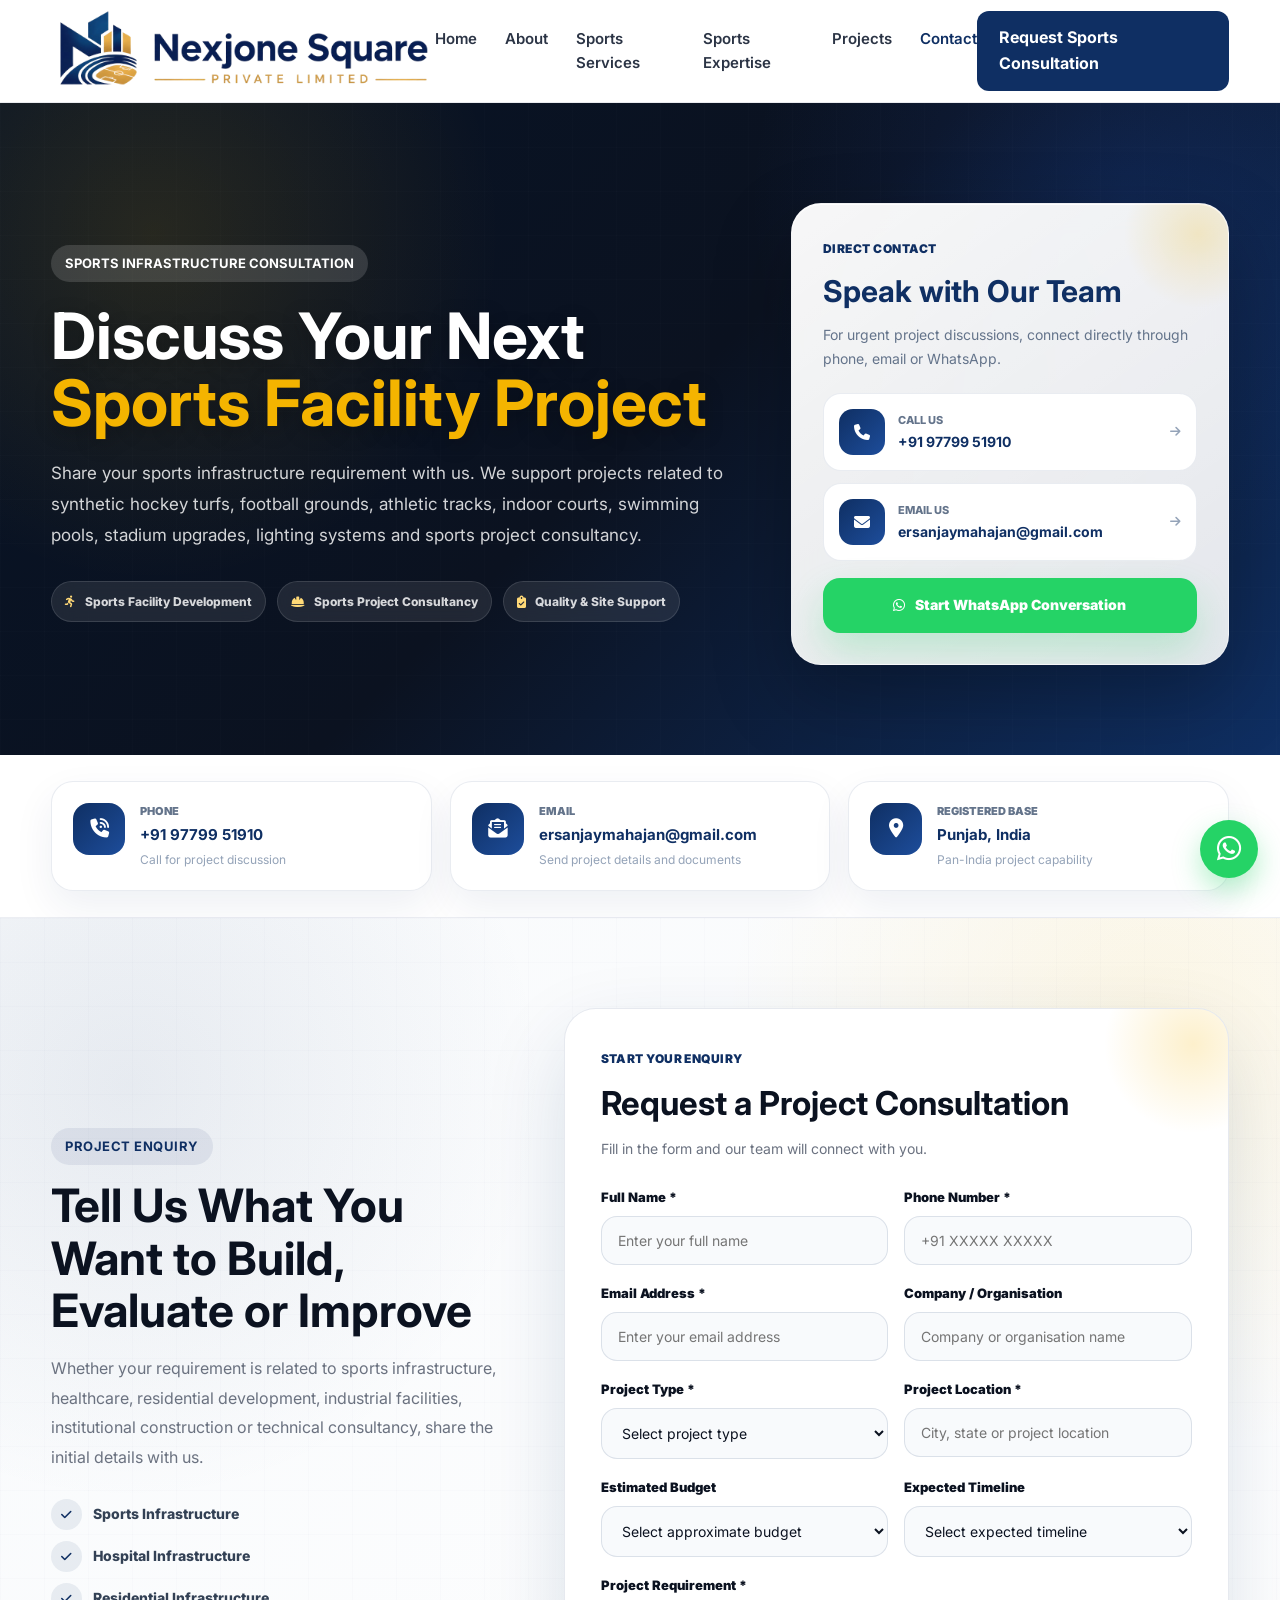
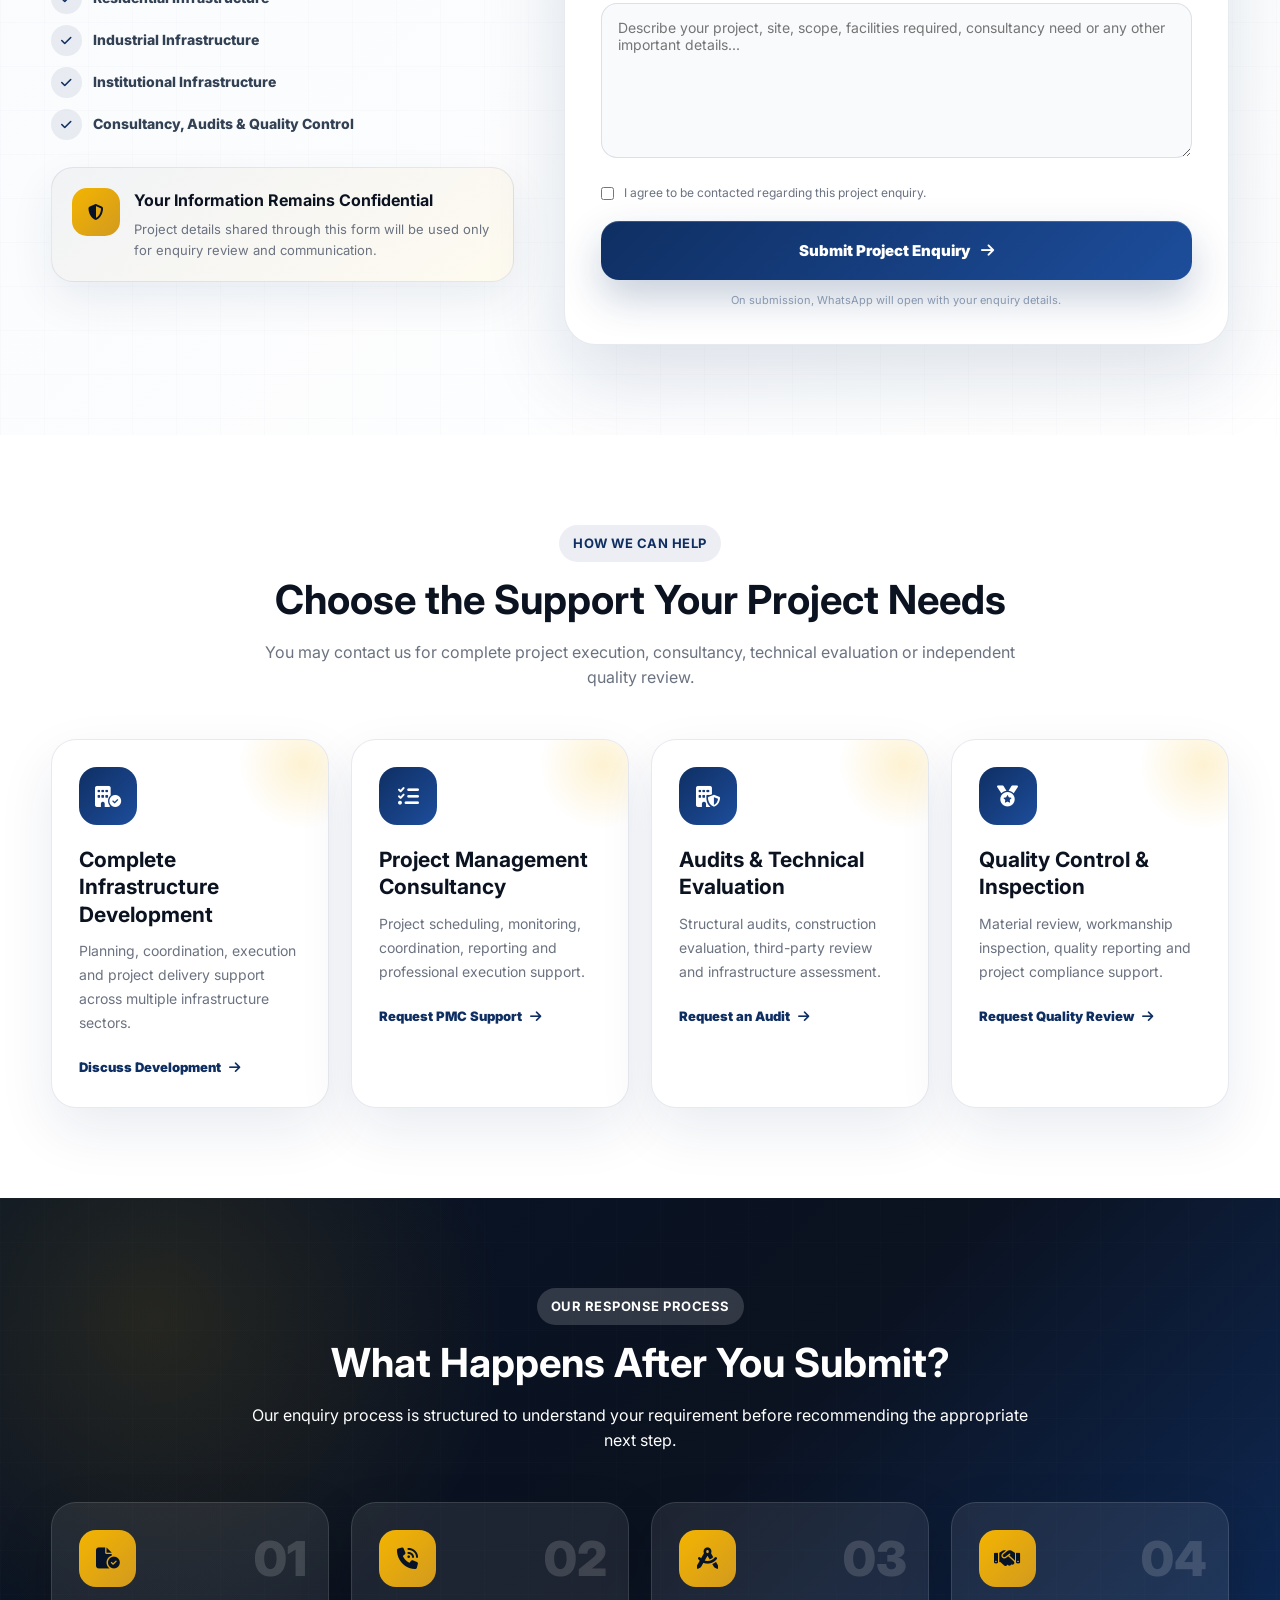
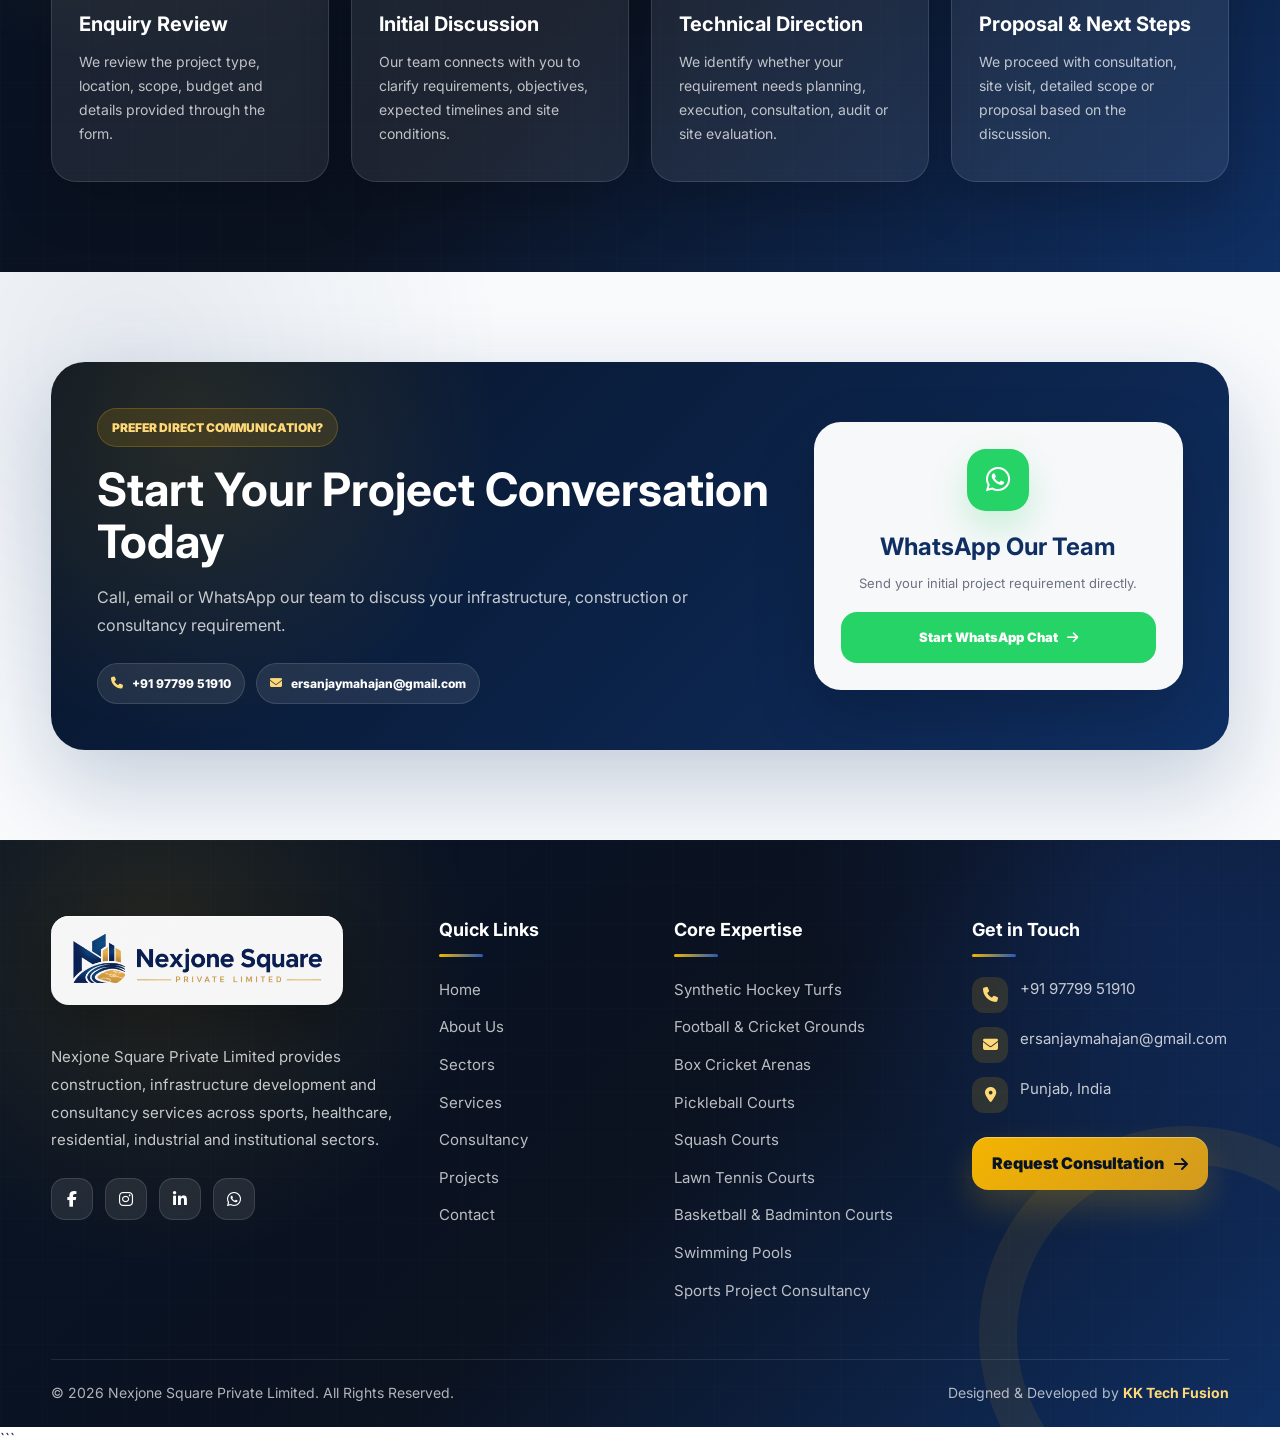
<file: contact.html>
<!DOCTYPE html>
<html lang="en">
<head>
  <meta charset="UTF-8" />
  <meta name="viewport" content="width=device-width, initial-scale=1.0" />

  <title>Contact Us | Nexjone Square Private Limited</title>

  <meta
  name="description"
  content="Contact Nexjone Square Private Limited for sports infrastructure development, turfs, tracks, courts, swimming pools, stadium upgrades and sports project consultancy."
/>

  <link rel="preconnect" href="https://fonts.googleapis.com" />
  <link rel="preconnect" href="https://fonts.gstatic.com" crossorigin />

  <link
    href="https://fonts.googleapis.com/css2?family=Inter:wght@400;500;600;700;800;900&display=swap"
    rel="stylesheet"
  />

  <link
    rel="stylesheet"
    href="https://cdnjs.cloudflare.com/ajax/libs/font-awesome/6.5.2/css/all.min.css"
  />

  <link rel="stylesheet" href="css/style.css" />
</head>

<body>

  <!-- HEADER -->
  <header class="header">
    <div class="container navbar">

      <a href="index.html" class="logo logo-image-link">
        <img
          src="assets/images/logo1.png"
          alt="Nexjone Square Private Limited"
          class="navbar-logo-img"
        />
      </a>

      <nav class="nav" id="navMenu">
        <a href="index.html">Home</a>
        <a href="about.html">About</a>
        <a href="index.html#sportsServices">Sports Services</a>
        <a href="sports-consultant.html">Sports Expertise</a>
        <a href="index.html#projects">Projects</a>
        <a href="contact.html" class="active-link">Contact</a>
      </nav>

      <div class="nav-actions">
        <a href="#contactFormSection" class="btn btn-primary">
          Request Sports Consultation
        </a>

        <button
          class="menu-toggle"
          id="menuToggle"
          aria-label="Open navigation menu"
        >
          <i class="fa-solid fa-bars"></i>
        </button>
      </div>

    </div>
  </header>

  <!-- CONTACT HERO -->
  <section class="contact-page-hero">
    <div class="container contact-page-hero-grid">

      <div class="contact-page-hero-content">
        <span class="tag">Sports Infrastructure Consultation</span>

        <h1>
          Discuss Your Next
          <span>Sports Facility Project</span>
        </h1>
        
        <p>
          Share your sports infrastructure requirement with us. We support
          projects related to synthetic hockey turfs, football grounds,
          athletic tracks, indoor courts, swimming pools, stadium upgrades,
          lighting systems and sports project consultancy.
        </p>

        <div class="contact-hero-trust">
          <div>
            <i class="fa-solid fa-person-running"></i>
            <span>Sports Facility Development</span>
          </div>
        
          <div>
            <i class="fa-solid fa-helmet-safety"></i>
            <span>Sports Project Consultancy</span>
          </div>
        
          <div>
            <i class="fa-solid fa-clipboard-check"></i>
            <span>Quality & Site Support</span>
          </div>
        </div>
      </div>

      <div class="contact-hero-panel">
        <span class="contact-panel-label">
          Direct Contact
        </span>

        <h3>Speak with Our Team</h3>

        <p>
          For urgent project discussions, connect directly through phone,
          email or WhatsApp.
        </p>

        <a href="tel:+919779951910" class="contact-panel-row">
          <div class="contact-panel-icon">
            <i class="fa-solid fa-phone"></i>
          </div>

          <div>
            <span>Call Us</span>
            <strong>+91 97799 51910</strong>
          </div>

          <i class="fa-solid fa-arrow-right contact-row-arrow"></i>
        </a>

        <a
          href="mailto:ersanjaymahajan@gmail.com"
          class="contact-panel-row"
        >
          <div class="contact-panel-icon">
            <i class="fa-solid fa-envelope"></i>
          </div>

          <div>
            <span>Email Us</span>
            <strong>ersanjaymahajan@gmail.com</strong>
          </div>

          <i class="fa-solid fa-arrow-right contact-row-arrow"></i>
        </a>

        <a
          href="https://wa.me/919779951910"
          target="_blank"
          class="contact-panel-whatsapp"
        >
          <i class="fa-brands fa-whatsapp"></i>
          Start WhatsApp Conversation
        </a>
      </div>

    </div>
  </section>

  <!-- QUICK CONTACT CARDS -->
  <section class="contact-quick-strip">
    <div class="container contact-quick-grid">

      <a href="tel:+919779951910" class="contact-quick-card">
        <div class="contact-quick-icon">
          <i class="fa-solid fa-phone-volume"></i>
        </div>

        <div>
          <span>Phone</span>
          <strong>+91 97799 51910</strong>
          <small>Call for project discussion</small>
        </div>
      </a>

      <a
        href="mailto:ersanjaymahajan@gmail.com"
        class="contact-quick-card"
      >
        <div class="contact-quick-icon">
          <i class="fa-solid fa-envelope-open-text"></i>
        </div>

        <div>
          <span>Email</span>
          <strong>ersanjaymahajan@gmail.com</strong>
          <small>Send project details and documents</small>
        </div>
      </a>

      <div class="contact-quick-card">
        <div class="contact-quick-icon">
          <i class="fa-solid fa-location-dot"></i>
        </div>

        <div>
          <span>Registered Base</span>
          <strong>Punjab, India</strong>
          <small>Pan-India project capability</small>
        </div>
      </div>

    </div>
  </section>

  <!-- MAIN CONTACT FORM -->
  <section
    class="section contact-form-section"
    id="contactFormSection"
  >
    <div class="container contact-form-page-grid">

      <div class="contact-form-left">
        <span class="section-tag">Project Enquiry</span>

        <h2>
          Tell Us What You Want to Build, Evaluate or Improve
        </h2>

        <p>
          Whether your requirement is related to sports infrastructure,
          healthcare, residential development, industrial facilities,
          institutional construction or technical consultancy, share the
          initial details with us.
        </p>

        <div class="contact-service-checklist">
          <div>
            <i class="fa-solid fa-check"></i>
            Sports Infrastructure
          </div>

          <div>
            <i class="fa-solid fa-check"></i>
            Hospital Infrastructure
          </div>

          <div>
            <i class="fa-solid fa-check"></i>
            Residential Infrastructure
          </div>

          <div>
            <i class="fa-solid fa-check"></i>
            Industrial Infrastructure
          </div>

          <div>
            <i class="fa-solid fa-check"></i>
            Institutional Infrastructure
          </div>

          <div>
            <i class="fa-solid fa-check"></i>
            Consultancy, Audits & Quality Control
          </div>
        </div>

        <div class="contact-assurance-box">
          <i class="fa-solid fa-shield-halved"></i>

          <div>
            <h4>Your Information Remains Confidential</h4>
            <p>
              Project details shared through this form will be used only for
              enquiry review and communication.
            </p>
          </div>
        </div>
      </div>

      <div class="contact-form-card">
        <div class="contact-form-heading">
          <span>Start Your Enquiry</span>
          <h3>Request a Project Consultation</h3>
          <p>
            Fill in the form and our team will connect with you.
          </p>
        </div>

        <form id="contactForm" class="contact-page-form">

          <div class="contact-form-row">
            <div class="contact-form-group">
              <label for="name">Full Name *</label>
              <input
                type="text"
                id="name"
                name="name"
                placeholder="Enter your full name"
                required
              />
            </div>

            <div class="contact-form-group">
              <label for="phone">Phone Number *</label>
              <input
                type="tel"
                id="phone"
                name="phone"
                placeholder="+91 XXXXX XXXXX"
                required
              />
            </div>
          </div>

          <div class="contact-form-row">
            <div class="contact-form-group">
              <label for="email">Email Address *</label>
              <input
                type="email"
                id="email"
                name="email"
                placeholder="Enter your email address"
                required
              />
            </div>

            <div class="contact-form-group">
              <label for="company">Company / Organisation</label>
              <input
                type="text"
                id="company"
                name="company"
                placeholder="Company or organisation name"
              />
            </div>
          </div>

          <div class="contact-form-row">
            <div class="contact-form-group">
              <label for="projectType">Project Type *</label>

              <select
                id="projectType"
                name="projectType"
                required
              >
                <option value="">Select project type</option>

                <option value="Sports Infrastructure">
                  Sports Infrastructure
                </option>

                <option value="Hospital Infrastructure">
                  Hospital Infrastructure
                </option>

                <option value="Residential Infrastructure">
                  Residential Infrastructure
                </option>

                <option value="Industrial Infrastructure">
                  Industrial Infrastructure
                </option>

                <option value="Institutional Infrastructure">
                  Institutional Infrastructure
                </option>

                <option value="Project Management Consultancy">
                  Project Management Consultancy
                </option>

                <option value="Structural Consultancy">
                  Structural Consultancy
                </option>

                <option value="Structural Audit">
                  Structural Audit
                </option>

                <option value="Geotechnical Consultancy">
                  Geotechnical Consultancy
                </option>

                <option value="Third-Party Audit">
                  Third-Party Audit
                </option>

                <option value="Quality Control">
                  Quality Control
                </option>

                <option value="Other Requirement">
                  Other Requirement
                </option>
              </select>
            </div>

            <div class="contact-form-group">
              <label for="location">Project Location *</label>
              <input
                type="text"
                id="location"
                name="location"
                placeholder="City, state or project location"
                required
              />
            </div>
          </div>

          <div class="contact-form-row">
            <div class="contact-form-group">
              <label for="budget">Estimated Budget</label>

              <select id="budget" name="budget">
                <option value="">Select approximate budget</option>
                <option value="Below ₹25 Lakh">Below ₹25 Lakh</option>
                <option value="₹25 Lakh – ₹1 Crore">₹25 Lakh – ₹1 Crore</option>
                <option value="₹1 Crore – ₹5 Crore">₹1 Crore – ₹5 Crore</option>
                <option value="Above ₹5 Crore">Above ₹5 Crore</option>
                <option value="Consultancy Assignment">Consultancy Assignment</option>
                <option value="To Be Discussed">To Be Discussed</option>
              </select>
            </div>

            <div class="contact-form-group">
              <label for="timeline">Expected Timeline</label>

              <select id="timeline" name="timeline">
                <option value="">Select expected timeline</option>
                <option value="Immediately">Immediately</option>
                <option value="Within 1 Month">Within 1 Month</option>
                <option value="Within 3 Months">Within 3 Months</option>
                <option value="Within 6 Months">Within 6 Months</option>
                <option value="Planning Stage">Planning Stage</option>
              </select>
            </div>
          </div>

          <div class="contact-form-group">
            <label for="message">Project Requirement *</label>

            <textarea
              id="message"
              name="message"
              rows="7"
              placeholder="Describe your project, site, scope, facilities required, consultancy need or any other important details..."
              required
            ></textarea>
          </div>

          <div class="contact-form-consent">
            <input
              type="checkbox"
              id="consent"
              required
            />

            <label for="consent">
              I agree to be contacted regarding this project enquiry.
            </label>
          </div>

          <button type="submit" class="contact-submit-btn">
            Submit Project Enquiry
            <i class="fa-solid fa-arrow-right"></i>
          </button>

          <div
            id="formStatus"
            class="contact-form-status"
            aria-live="polite"
          ></div>

          <p class="contact-form-note">
            On submission, WhatsApp will open with your enquiry details.
          </p>

        </form>
      </div>

    </div>
  </section>

  <!-- PROJECT REQUIREMENT OPTIONS -->
  <section class="section contact-project-options-section">
    <div class="container">
      <div class="section-heading center">
        <span class="section-tag">How We Can Help</span>

        <h2>Choose the Support Your Project Needs</h2>

        <p>
          You may contact us for complete project execution, consultancy,
          technical evaluation or independent quality review.
        </p>
      </div>

      <div class="contact-project-options-grid">

        <div class="contact-project-option-card">
          <i class="fa-solid fa-building-circle-check"></i>

          <h3>Complete Infrastructure Development</h3>

          <p>
            Planning, coordination, execution and project delivery support
            across multiple infrastructure sectors.
          </p>

          <a href="#contactFormSection">
            Discuss Development
            <i class="fa-solid fa-arrow-right"></i>
          </a>
        </div>

        <div class="contact-project-option-card">
          <i class="fa-solid fa-list-check"></i>

          <h3>Project Management Consultancy</h3>

          <p>
            Project scheduling, monitoring, coordination, reporting and
            professional execution support.
          </p>

          <a href="#contactFormSection">
            Request PMC Support
            <i class="fa-solid fa-arrow-right"></i>
          </a>
        </div>

        <div class="contact-project-option-card">
          <i class="fa-solid fa-building-shield"></i>

          <h3>Audits & Technical Evaluation</h3>

          <p>
            Structural audits, construction evaluation, third-party review
            and infrastructure assessment.
          </p>

          <a href="#contactFormSection">
            Request an Audit
            <i class="fa-solid fa-arrow-right"></i>
          </a>
        </div>

        <div class="contact-project-option-card">
          <i class="fa-solid fa-medal"></i>

          <h3>Quality Control & Inspection</h3>

          <p>
            Material review, workmanship inspection, quality reporting and
            project compliance support.
          </p>

          <a href="#contactFormSection">
            Request Quality Review
            <i class="fa-solid fa-arrow-right"></i>
          </a>
        </div>

      </div>
    </div>
  </section>

  <!-- WHAT HAPPENS NEXT -->
  <section class="section contact-next-section">
    <div class="container">
      <div class="section-heading center light">
        <span class="section-tag light-tag">Our Response Process</span>

        <h2>What Happens After You Submit?</h2>

        <p>
          Our enquiry process is structured to understand your requirement
          before recommending the appropriate next step.
        </p>
      </div>

      <div class="contact-next-grid">

        <div class="contact-next-card">
          <span>01</span>
          <i class="fa-solid fa-file-circle-check"></i>

          <h3>Enquiry Review</h3>

          <p>
            We review the project type, location, scope, budget and details
            provided through the form.
          </p>
        </div>

        <div class="contact-next-card">
          <span>02</span>
          <i class="fa-solid fa-phone-volume"></i>

          <h3>Initial Discussion</h3>

          <p>
            Our team connects with you to clarify requirements, objectives,
            expected timelines and site conditions.
          </p>
        </div>

        <div class="contact-next-card">
          <span>03</span>
          <i class="fa-solid fa-drafting-compass"></i>

          <h3>Technical Direction</h3>

          <p>
            We identify whether your requirement needs planning, execution,
            consultation, audit or site evaluation.
          </p>
        </div>

        <div class="contact-next-card">
          <span>04</span>
          <i class="fa-solid fa-handshake"></i>

          <h3>Proposal & Next Steps</h3>

          <p>
            We proceed with consultation, site visit, detailed scope or
            proposal based on the discussion.
          </p>
        </div>

      </div>
    </div>
  </section>

  <!-- FINAL CTA -->
  <section class="section contact-final-cta-section">
    <div class="container">
      <div class="contact-final-cta">

        <div class="contact-final-content">
          <span class="contact-final-label">
            Prefer Direct Communication?
          </span>

          <h2>Start Your Project Conversation Today</h2>

          <p>
            Call, email or WhatsApp our team to discuss your infrastructure,
            construction or consultancy requirement.
          </p>

          <div class="contact-final-details">
            <a href="tel:+919779951910">
              <i class="fa-solid fa-phone"></i>
              +91 97799 51910
            </a>

            <a href="mailto:ersanjaymahajan@gmail.com">
              <i class="fa-solid fa-envelope"></i>
              ersanjaymahajan@gmail.com
            </a>
          </div>
        </div>

        <div class="contact-final-action">
          <i class="fa-brands fa-whatsapp"></i>

          <h3>WhatsApp Our Team</h3>

          <p>
            Send your initial project requirement directly.
          </p>

          <a
            href="https://wa.me/919779951910"
            target="_blank"
          >
            Start WhatsApp Chat
            <i class="fa-solid fa-arrow-right"></i>
          </a>
        </div>

      </div>
    </div>
  </section>

  <!-- FLOATING WHATSAPP -->
  <a
    href="https://wa.me/919779951910"
    class="whatsapp-float"
    target="_blank"
    aria-label="Chat on WhatsApp"
  >
    <i class="fa-brands fa-whatsapp"></i>
  </a>

  <!-- FOOTER -->
  <footer class="footer premium-footer">
    <div class="container premium-footer-grid">

      <div class="footer-brand">
        <a href="index.html" class="footer-logo-img-link">
          <img
            src="assets/images/logo1.png"
            alt="Nexjone Square Private Limited"
            class="footer-logo-img"
          />
        </a>

        <p class="footer-text">
          Nexjone Square Private Limited provides construction,
          infrastructure development and consultancy services across sports,
          healthcare, residential, industrial and institutional sectors.
        </p>

        <div class="footer-socials">
          <a href="#" aria-label="Facebook">
            <i class="fa-brands fa-facebook-f"></i>
          </a>

          <a href="#" aria-label="Instagram">
            <i class="fa-brands fa-instagram"></i>
          </a>

          <a href="#" aria-label="LinkedIn">
            <i class="fa-brands fa-linkedin-in"></i>
          </a>

          <a
            href="https://wa.me/919779951910"
            target="_blank"
            aria-label="WhatsApp"
          >
            <i class="fa-brands fa-whatsapp"></i>
          </a>
        </div>
      </div>

      <div>
        <h4>Quick Links</h4>

        <ul class="footer-links">
          <li><a href="index.html">Home</a></li>
          <li><a href="about.html">About Us</a></li>
          <li><a href="sectors.html">Sectors</a></li>
          <li><a href="services.html">Services</a></li>
          <li><a href="consultancy.html">Consultancy</a></li>
          <li><a href="projects.html">Projects</a></li>
          <li><a href="contact.html">Contact</a></li>
        </ul>
      </div>

      <div>
        <h4>Core Expertise</h4>

        <ul class="footer-links">
          <li><a href="#sportsServices">Synthetic Hockey Turfs</a></li>
          <li><a href="#sportsServices">Football & Cricket Grounds</a></li>
          <li><a href="#sportsServices">Box Cricket Arenas</a></li>
          <li><a href="#sportsServices">Pickleball Courts</a></li>
          <li><a href="#sportsServices">Squash Courts</a></li>
          <li><a href="#sportsServices">Lawn Tennis Courts</a></li>
          <li><a href="#sportsServices">Basketball & Badminton Courts</a></li>
          <li><a href="#sportsServices">Swimming Pools</a></li>
          <li><a href="sports-consultant.html">Sports Project Consultancy</a></li>
        </ul>
      </div>

      <div>
        <h4>Get in Touch</h4>

        <ul class="footer-contact-list">
          <li>
            <i class="fa-solid fa-phone"></i>
            <a href="tel:+919779951910">
              +91 97799 51910
            </a>
          </li>

          <li>
            <i class="fa-solid fa-envelope"></i>
            <a href="mailto:ersanjaymahajan@gmail.com">
              ersanjaymahajan@gmail.com
            </a>
          </li>

          <li>
            <i class="fa-solid fa-location-dot"></i>
            <span>Punjab, India</span>
          </li>
        </ul>

        <a href="#contactFormSection" class="footer-quote-btn">
          Request Consultation
          <i class="fa-solid fa-arrow-right"></i>
        </a>
      </div>

    </div>

    <div class="container footer-bottom premium-footer-bottom">
      <p>
        © 2026 Nexjone Square Private Limited. All Rights Reserved.
      </p>

      <p>
        Designed & Developed by <strong>KK Tech Fusion</strong>
      </p>
    </div>
  </footer>

  <script src="js/main.js"></script>
</body>
</html>
```
</file>
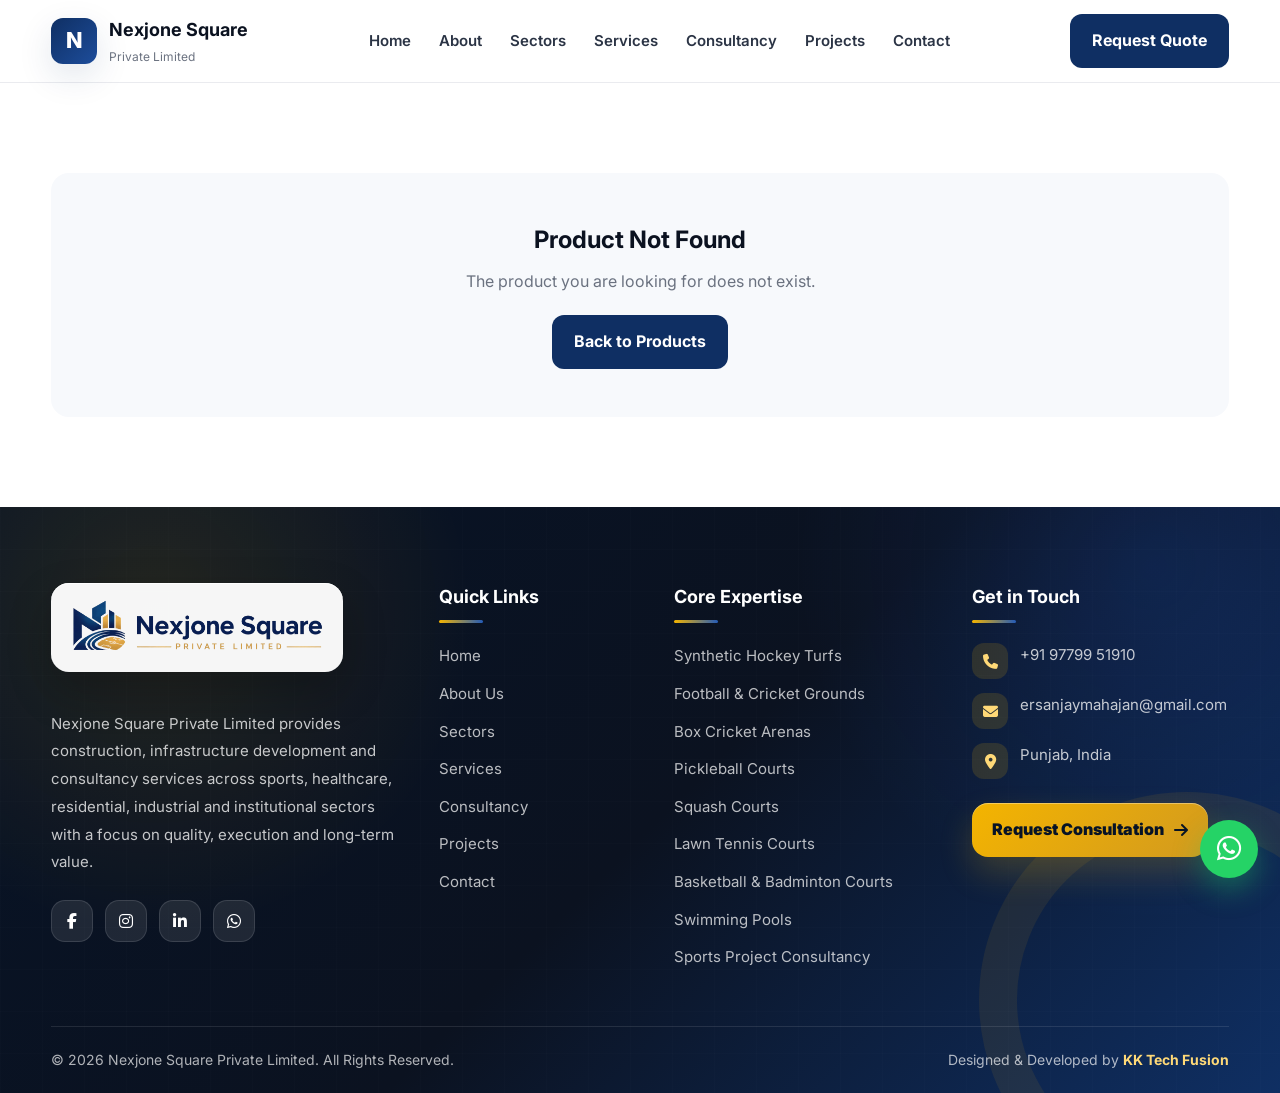
<file: product-detail.html>
<!DOCTYPE html>
<html lang="en">
<head>
  <meta charset="UTF-8" />
  <meta name="viewport" content="width=device-width, initial-scale=1.0" />
  <title>Product Details | Nexjone Square Private Limited</title>

  <link rel="preconnect" href="https://fonts.googleapis.com" />
  <link rel="preconnect" href="https://fonts.gstatic.com" crossorigin />
  <link
    href="https://fonts.googleapis.com/css2?family=Inter:wght@400;500;600;700;800&display=swap"
    rel="stylesheet"
  />
  <link
    rel="stylesheet"
    href="https://cdnjs.cloudflare.com/ajax/libs/font-awesome/6.5.2/css/all.min.css"
  />
  <link rel="stylesheet" href="css/style.css" />
</head>
<body>
  <header class="header">
    <div class="container navbar">
      <a href="index.html" class="logo">
        <span class="logo-mark">N</span>
        <div>
          <h2>Nexjone Square</h2>
          <p>Private Limited</p>
        </div>
      </a>

      <nav class="nav" id="navMenu">
        <a href="index.html">Home</a>
        <a href="about.html">About</a>
        <a href="sectors.html">Sectors</a>
        <a href="services.html">Services</a>
        <a href="consultancy.html">Consultancy</a>
        <a href="projects.html">Projects</a>
        <a href="contact.html">Contact</a>
      </nav>

      <div class="nav-actions">
        <a href="contact.html" class="btn btn-primary">Request Quote</a>
        <button class="menu-toggle" id="menuToggle">
          <i class="fa-solid fa-bars"></i>
        </button>
      </div>
    </div>
  </header>

  <main id="productDetailContainer"></main>
  <a
  href="https://wa.me/919779951910"
  class="whatsapp-float"
  target="_blank"
  aria-label="Chat on WhatsApp"
>
  <i class="fa-brands fa-whatsapp"></i>
</a>
<footer class="footer premium-footer">
  <div class="container premium-footer-grid">
    <div class="footer-brand">
      <a href="index.html" class="footer-logo-img-link">
        <img
          src="assets/images/logo1.png"
          alt="Nexjone Square Private Limited"
          class="footer-logo-img"
        />
      </a>

      <p class="footer-text">
        Nexjone Square Private Limited provides construction, infrastructure
        development and consultancy services across sports, healthcare,
        residential, industrial and institutional sectors with a focus on
        quality, execution and long-term value.
      </p>

      <div class="footer-socials">
        <a href="#" aria-label="Facebook">
          <i class="fa-brands fa-facebook-f"></i>
        </a>

        <a href="#" aria-label="Instagram">
          <i class="fa-brands fa-instagram"></i>
        </a>

        <a href="#" aria-label="LinkedIn">
          <i class="fa-brands fa-linkedin-in"></i>
        </a>

        <a href="https://wa.me/919779951910" target="_blank" aria-label="WhatsApp">
          <i class="fa-brands fa-whatsapp"></i>
        </a>
      </div>
    </div>

    <div>
      <h4>Quick Links</h4>
      <ul class="footer-links">
        <li><a href="index.html">Home</a></li>
        <li><a href="about.html">About Us</a></li>
        <li><a href="sectors.html">Sectors</a></li>
        <li><a href="services.html">Services</a></li>
        <li><a href="consultancy.html">Consultancy</a></li>
        <li><a href="index.html#projects">Projects</a></li>
        <li><a href="index.html#contact">Contact</a></li>
      </ul>
    </div>

    <div>
      <h4>Core Expertise</h4>
      <ul class="footer-links">
        <li><a href="#sportsServices">Synthetic Hockey Turfs</a></li>
        <li><a href="#sportsServices">Football & Cricket Grounds</a></li>
        <li><a href="#sportsServices">Box Cricket Arenas</a></li>
        <li><a href="#sportsServices">Pickleball Courts</a></li>
        <li><a href="#sportsServices">Squash Courts</a></li>
        <li><a href="#sportsServices">Lawn Tennis Courts</a></li>
        <li><a href="#sportsServices">Basketball & Badminton Courts</a></li>
        <li><a href="#sportsServices">Swimming Pools</a></li>
        <li><a href="sports-consultant.html">Sports Project Consultancy</a></li>
      </ul>
    </div>

    <div>
      <h4>Get in Touch</h4>

      <ul class="footer-contact-list">
        <li>
          <i class="fa-solid fa-phone"></i>
          <a href="tel:+919779951910">+91 97799 51910</a>
        </li>

        <li>
          <i class="fa-solid fa-envelope"></i>
          <a href="mailto:ersanjaymahajan@gmail.com">ersanjaymahajan@gmail.com</a>
        </li>

        <li>
          <i class="fa-solid fa-location-dot"></i>
          <span>Punjab, India</span>
        </li>
      </ul>

      <a href="index.html#contact" class="footer-quote-btn">
        Request Consultation
        <i class="fa-solid fa-arrow-right"></i>
      </a>
    </div>
  </div>

  <div class="container footer-bottom premium-footer-bottom">
    <p>© 2026 Nexjone Square Private Limited. All Rights Reserved.</p>
    <p>Designed & Developed by <strong>KK Tech Fusion</strong></p>
  </div>
</footer>

  <script src="js/products.js"></script>
  <script>
    const params = new URLSearchParams(window.location.search);
    const productId = params.get("id");

    const product = products.find((item) => item.id === productId);

    const detailContainer = document.getElementById("productDetailContainer");

    if (!product) {
      detailContainer.innerHTML = `
        <section class="section">
          <div class="container empty-product">
            <h1>Product Not Found</h1>
            <p>The product you are looking for does not exist.</p>
            <a href="products.html" class="btn btn-primary">Back to Products</a>
          </div>
        </section>
      `;
    } else {
      document.title = `${product.name} | Nexjone Square Private Limited`;

      detailContainer.innerHTML = `
        <section class="page-hero">
          <div class="container">
            <span class="tag">${product.category}</span>
            <h1>${product.name}</h1>
            <p>${product.shortDescription}</p>
          </div>
        </section>

        <section class="section">
          <div class="container product-detail-grid">
            <div class="product-detail-image">
              ${product.imageLabel}
            </div>

            <div class="product-detail-content">
              <span class="section-tag">${product.category}</span>
              <h2>${product.name}</h2>
              <p>${product.description}</p>

              <div class="detail-actions">
                <a href="index.html#contact" class="btn btn-primary">Request Quote</a>
                <a href="products.html" class="btn btn-secondary">Back to Products</a>
              </div>
            </div>
          </div>
        </section>

        <section class="section detail-section-light">
          <div class="container detail-info-grid">
            <div class="detail-box">
              <h3>Applications</h3>
              <ul>
                ${product.applications
                  .map(
                    (item) =>
                      `<li><i class="fa-solid fa-check"></i>${item}</li>`
                  )
                  .join("")}
              </ul>
            </div>

            <div class="detail-box">
              <h3>Key Features</h3>
              <ul>
                ${product.features
                  .map(
                    (item) =>
                      `<li><i class="fa-solid fa-star"></i>${item}</li>`
                  )
                  .join("")}
              </ul>
            </div>
          </div>
        </section>

        <section class="cta-section product-cta-space">
          <div class="container cta-box">
            <div>
              <span class="section-tag light-tag">Project Requirement</span>
              <h2>Need ${product.name} for your project?</h2>
              <p>
                Contact our team for pricing, availability, technical guidance and installation support.
              </p>
            </div>
            <a href="index.html#contact" class="btn btn-white">Get Custom Quote</a>
          </div>
        </section>
      `;
    }
  </script>
  <script src="js/main.js"></script>
  
</body>
</html>
</file>
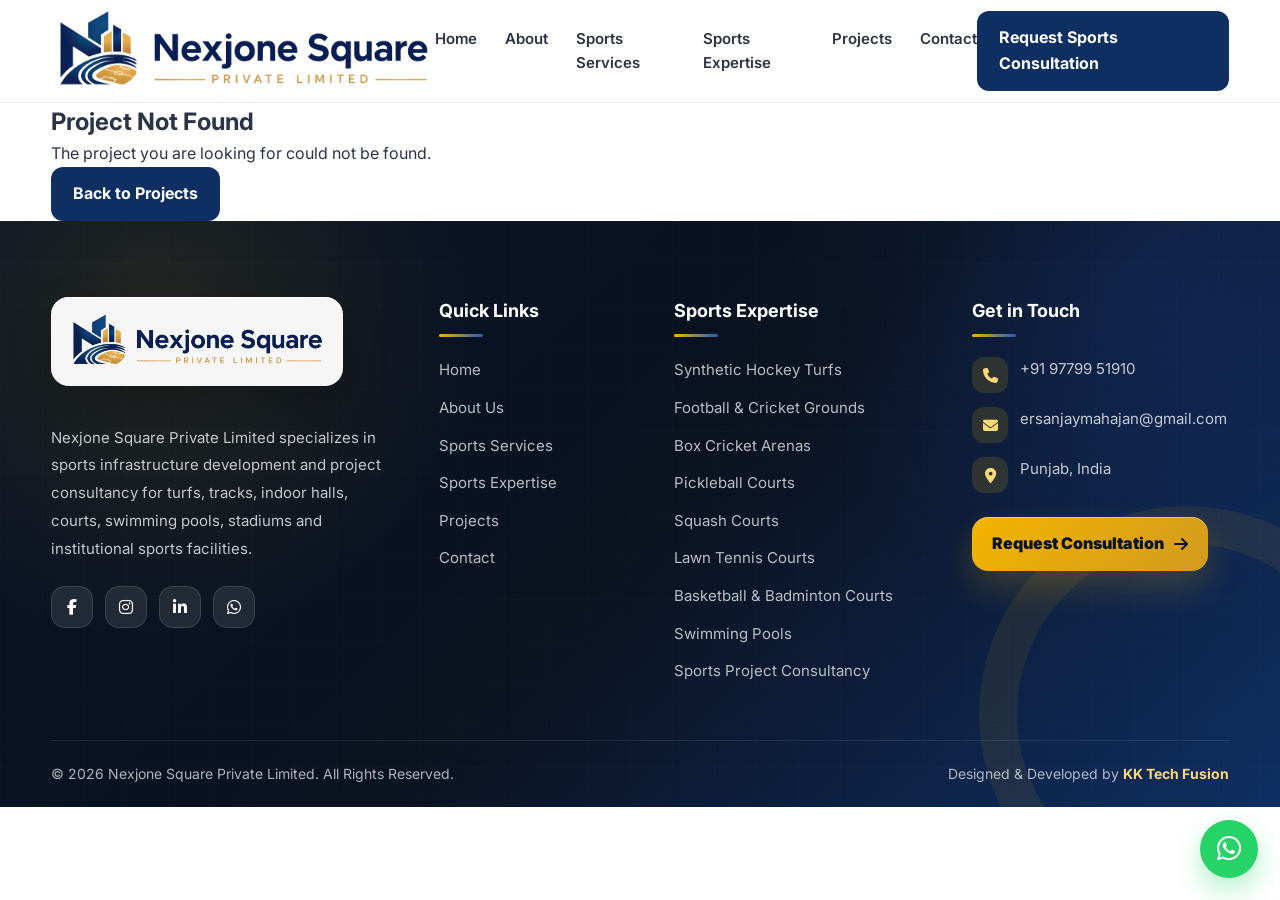
<file: project-detail.html>
<!DOCTYPE html>
<html lang="en">
<head>
  <meta charset="UTF-8" />

  <meta
    name="viewport"
    content="width=device-width, initial-scale=1.0"
  />

  <title>Nexjone Square Private Limited | Sports Project Detail</title>

  <link rel="preconnect" href="https://fonts.googleapis.com" />
  <link rel="preconnect" href="https://fonts.gstatic.com" crossorigin />

  <link
    href="https://fonts.googleapis.com/css2?family=Inter:wght@400;500;600;700;800;900&display=swap"
    rel="stylesheet"
  />

  <link
    rel="stylesheet"
    href="https://cdnjs.cloudflare.com/ajax/libs/font-awesome/6.5.2/css/all.min.css"
  />

  <link rel="stylesheet" href="css/style.css" />
</head>

<body>

  <!-- Header -->
  <header class="header">
    <div class="container navbar">

      <a href="index.html" class="logo logo-image-link">
        <img
          src="assets/images/logo1.png"
          alt="Nexjone Square Private Limited"
          class="navbar-logo-img"
        />
      </a>

      <nav class="nav" id="navMenu">
        <a href="index.html">Home</a>
        <a href="about.html">About</a>
        <a href="index.html#sportsServices">Sports Services</a>
        <a href="sports-consultant.html">Sports Expertise</a>
        <a href="index.html#projects">Projects</a>
        <a href="index.html#contact">Contact</a>
      </nav>

      <div class="nav-actions">
        <a href="index.html#contact" class="btn btn-primary">
          Request Sports Consultation
        </a>

        <button class="menu-toggle" id="menuToggle">
          <i class="fa-solid fa-bars"></i>
        </button>
      </div>

    </div>
  </header>

  <!-- Dynamic Project Detail Content -->
  <main id="projectDetailPage"></main>

  <!-- WhatsApp Floating Button -->
  <a
    href="https://wa.me/919779951910"
    class="whatsapp-float"
    target="_blank"
    aria-label="Chat on WhatsApp"
  >
    <i class="fa-brands fa-whatsapp"></i>
  </a>

  <!-- Footer -->
  <footer class="footer premium-footer">
    <div class="container premium-footer-grid">

      <div class="footer-brand">
        <a href="index.html" class="footer-logo-img-link">
          <img
            src="assets/images/logo1.png"
            alt="Nexjone Square Private Limited"
            class="footer-logo-img"
          />
        </a>

        <p class="footer-text">
          Nexjone Square Private Limited specializes in sports infrastructure
          development and project consultancy for turfs, tracks, indoor halls,
          courts, swimming pools, stadiums and institutional sports facilities.
        </p>

        <div class="footer-socials">
          <a href="#" aria-label="Facebook">
            <i class="fa-brands fa-facebook-f"></i>
          </a>

          <a href="#" aria-label="Instagram">
            <i class="fa-brands fa-instagram"></i>
          </a>

          <a href="#" aria-label="LinkedIn">
            <i class="fa-brands fa-linkedin-in"></i>
          </a>

          <a
            href="https://wa.me/919779951910"
            target="_blank"
            aria-label="WhatsApp"
          >
            <i class="fa-brands fa-whatsapp"></i>
          </a>
        </div>
      </div>

      <div>
        <h4>Quick Links</h4>

        <ul class="footer-links">
          <li><a href="index.html">Home</a></li>
          <li><a href="about.html">About Us</a></li>
          <li><a href="index.html#sportsServices">Sports Services</a></li>
          <li><a href="sports-consultant.html">Sports Expertise</a></li>
          <li><a href="index.html#projects">Projects</a></li>
          <li><a href="index.html#contact">Contact</a></li>
        </ul>
      </div>

      <div>
        <h4>Sports Expertise</h4>

        <ul class="footer-links">
          <li><a href="#sportsServices">Synthetic Hockey Turfs</a></li>
          <li><a href="#sportsServices">Football & Cricket Grounds</a></li>
          <li><a href="#sportsServices">Box Cricket Arenas</a></li>
          <li><a href="#sportsServices">Pickleball Courts</a></li>
          <li><a href="#sportsServices">Squash Courts</a></li>
          <li><a href="#sportsServices">Lawn Tennis Courts</a></li>
          <li><a href="#sportsServices">Basketball & Badminton Courts</a></li>
          <li><a href="#sportsServices">Swimming Pools</a></li>
          <li><a href="sports-consultant.html">Sports Project Consultancy</a></li>
        </ul>
      </div>

      <div>
        <h4>Get in Touch</h4>

        <ul class="footer-contact-list">
          <li>
            <i class="fa-solid fa-phone"></i>
            <a href="tel:+919779951910">+91 97799 51910</a>
          </li>

          <li>
            <i class="fa-solid fa-envelope"></i>
            <a href="mailto:ersanjaymahajan@gmail.com">
              ersanjaymahajan@gmail.com
            </a>
          </li>

          <li>
            <i class="fa-solid fa-location-dot"></i>
            <span>Punjab, India</span>
          </li>
        </ul>

        <a href="index.html#contact" class="footer-quote-btn">
          Request Consultation
          <i class="fa-solid fa-arrow-right"></i>
        </a>
      </div>

    </div>

    <div class="container footer-bottom premium-footer-bottom">
      <p>© 2026 Nexjone Square Private Limited. All Rights Reserved.</p>
      <p>Designed & Developed by <strong>KK Tech Fusion</strong></p>
    </div>
  </footer>

  <script src="js/main.js"></script>
</body>
</html>
</file>
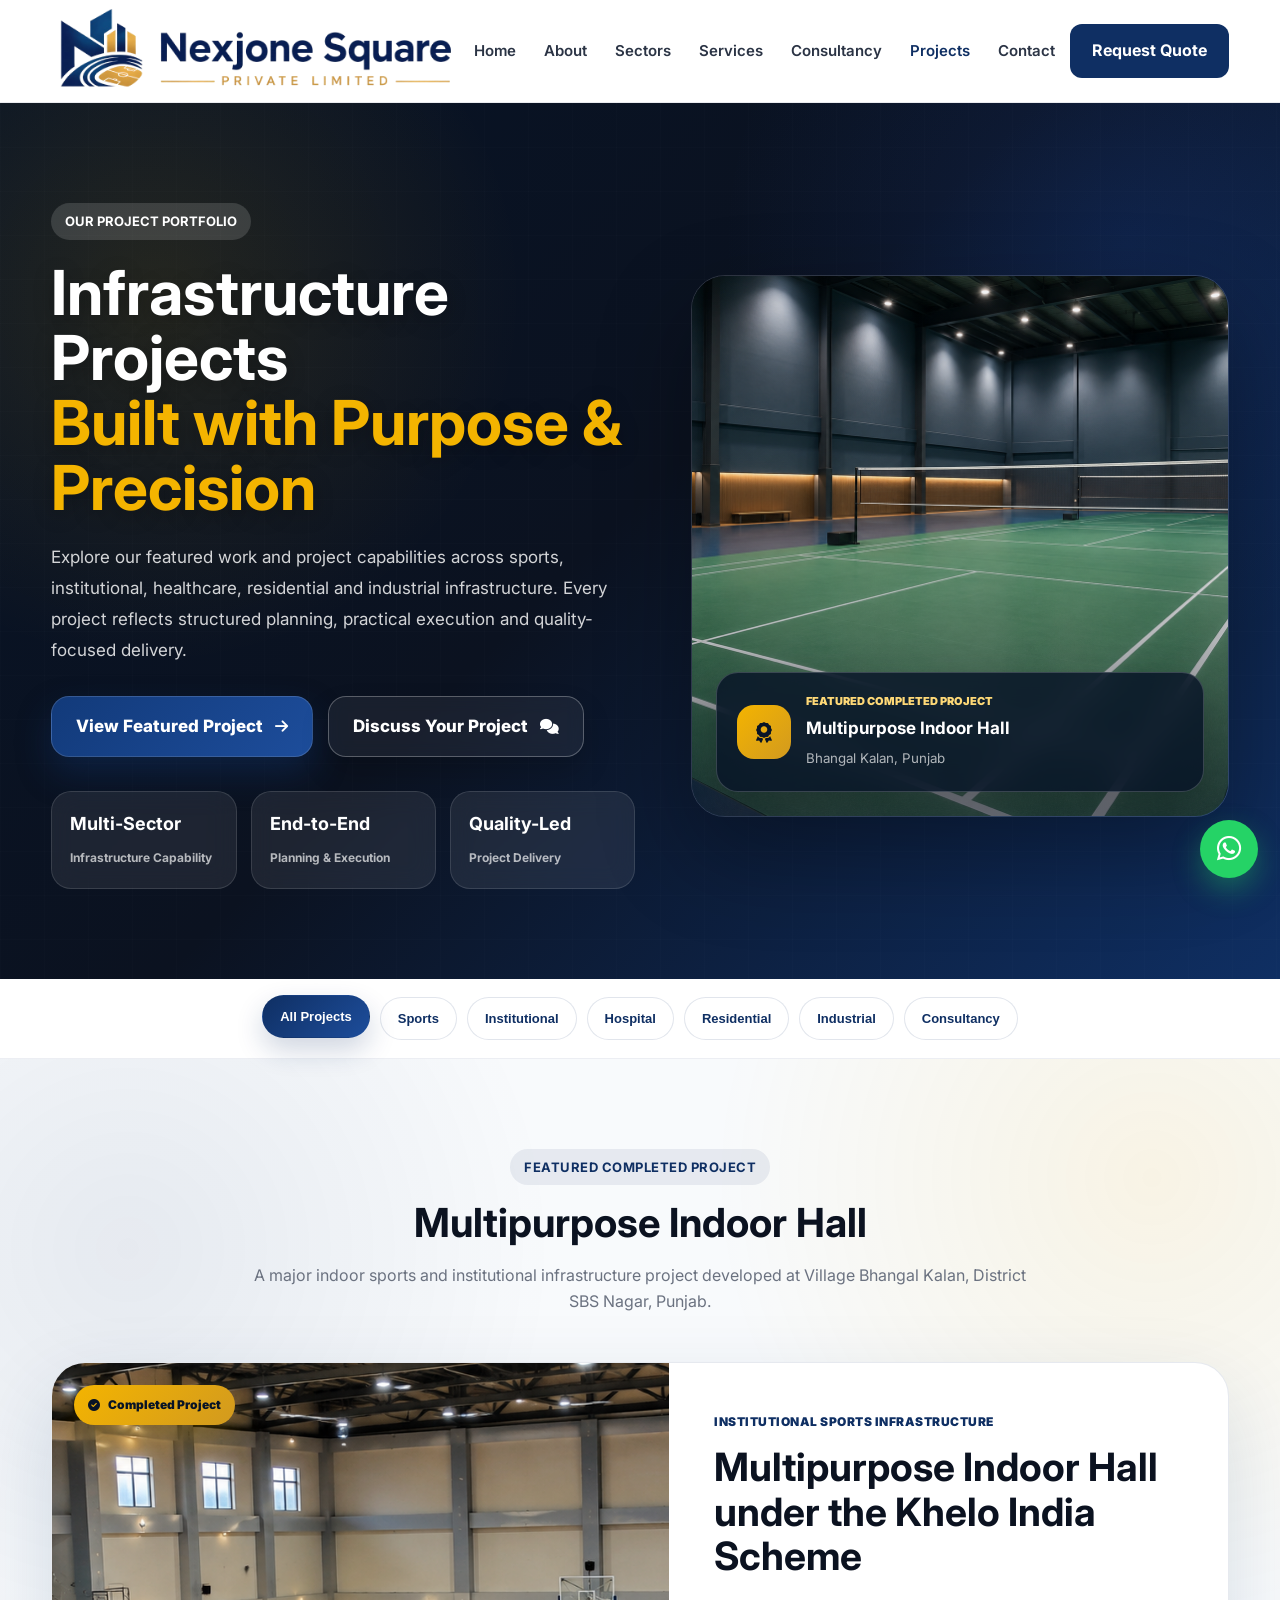
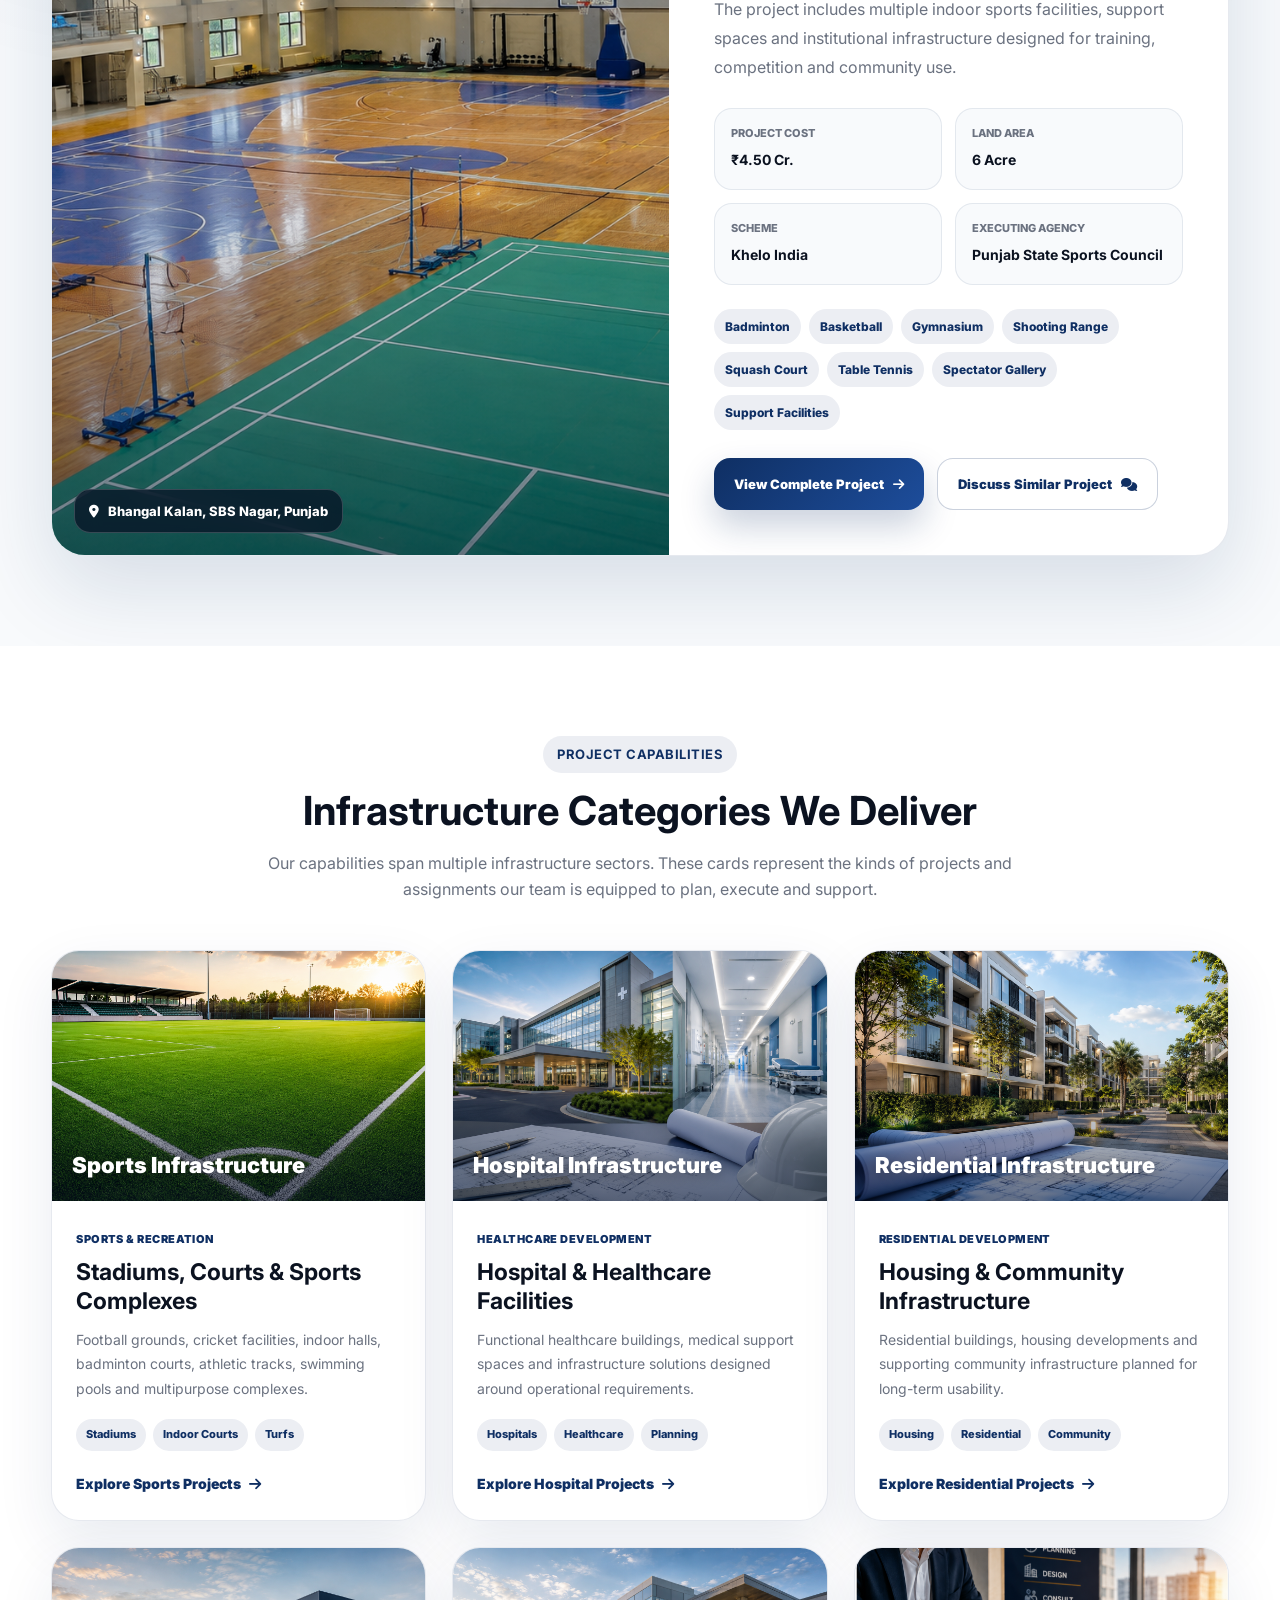
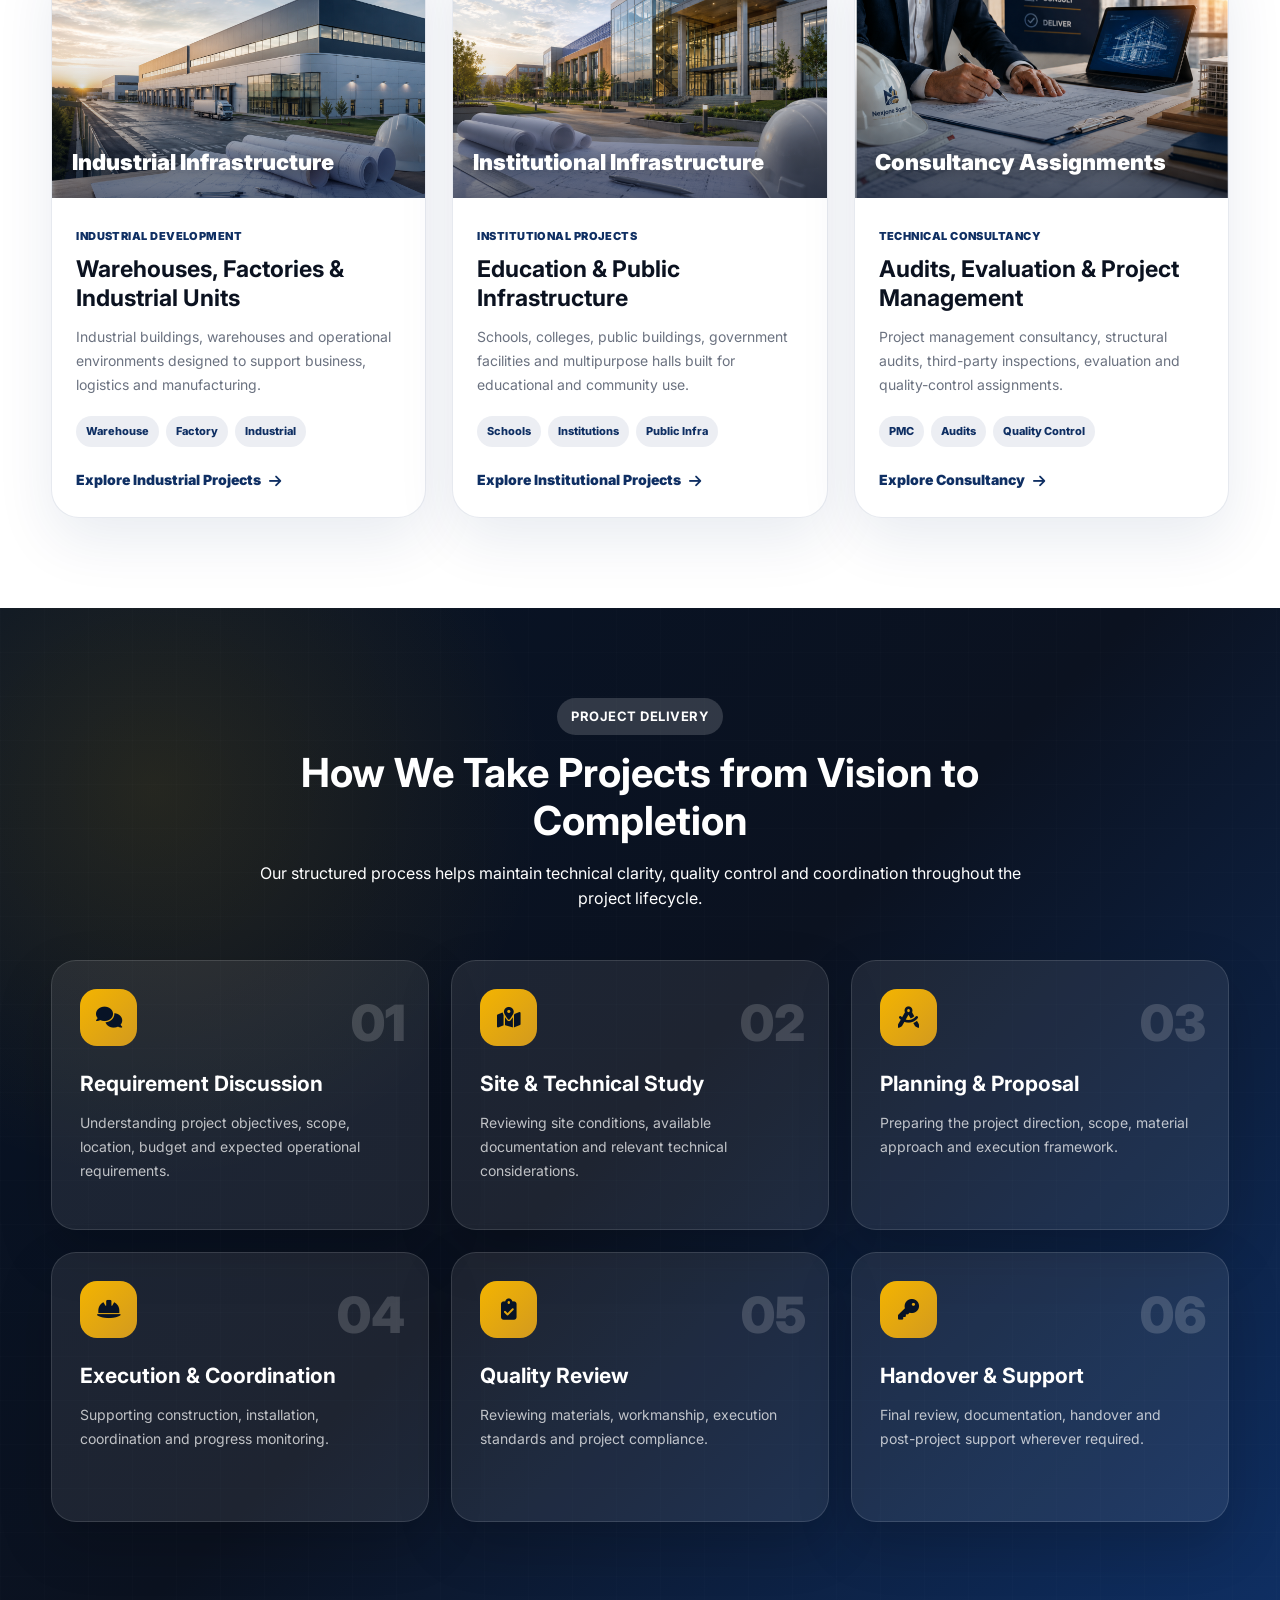
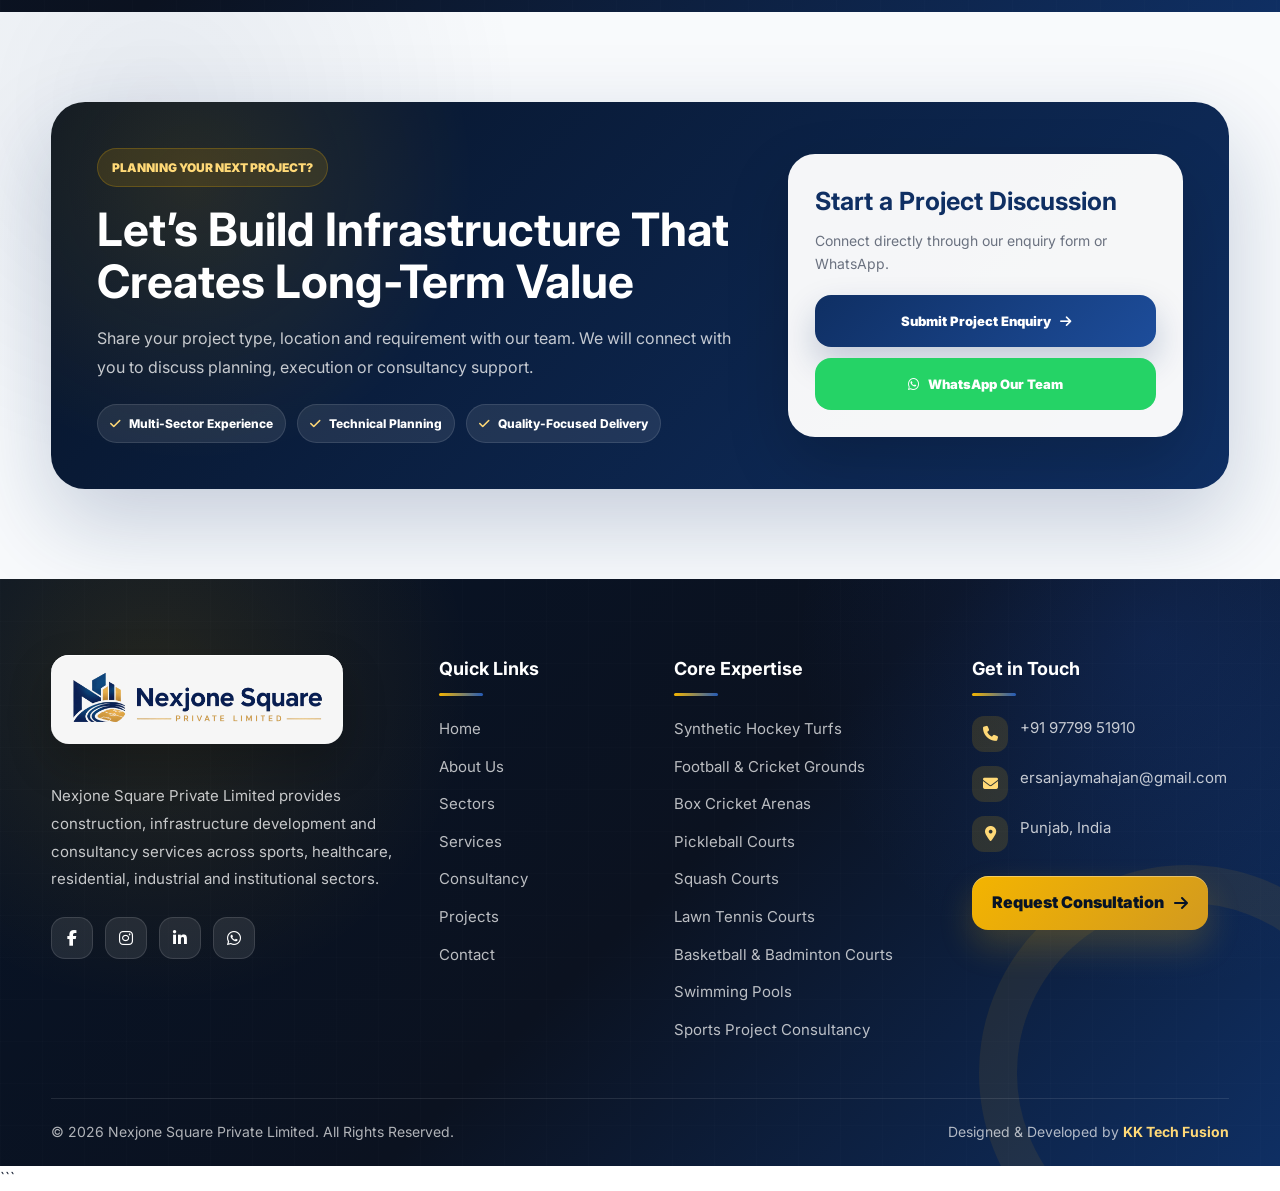
<file: projects.html>
<!DOCTYPE html>
<html lang="en">
<head>
  <meta charset="UTF-8" />
  <meta name="viewport" content="width=device-width, initial-scale=1.0" />

  <title>Projects | Nexjone Square Private Limited</title>

  <meta
    name="description"
    content="Explore completed and featured infrastructure projects by Nexjone Square Private Limited across sports, institutional, hospital, residential and industrial sectors."
  />

  <link rel="preconnect" href="https://fonts.googleapis.com" />
  <link rel="preconnect" href="https://fonts.gstatic.com" crossorigin />

  <link
    href="https://fonts.googleapis.com/css2?family=Inter:wght@400;500;600;700;800;900&display=swap"
    rel="stylesheet"
  />

  <link
    rel="stylesheet"
    href="https://cdnjs.cloudflare.com/ajax/libs/font-awesome/6.5.2/css/all.min.css"
  />

  <link rel="stylesheet" href="css/style.css" />
</head>

<body>

  <!-- HEADER -->
  <header class="header">
    <div class="container navbar">
      <a href="index.html" class="logo logo-image-link">
        <img
          src="assets/images/logo1.png"
          alt="Nexjone Square Private Limited"
          class="navbar-logo-img"
        />
      </a>

      <nav class="nav" id="navMenu">
        <a href="index.html">Home</a>
        <a href="about.html">About</a>
        <a href="sectors.html">Sectors</a>
        <a href="services.html">Services</a>
        <a href="consultancy.html">Consultancy</a>
        <a href="projects.html" class="active-link">Projects</a>
        <a href="contact.html">Contact</a>
      </nav>

      <div class="nav-actions">
        <a href="contact.html" class="btn btn-primary">
          Request Quote
        </a>

        <button
          class="menu-toggle"
          id="menuToggle"
          aria-label="Open navigation menu"
        >
          <i class="fa-solid fa-bars"></i>
        </button>
      </div>
    </div>
  </header>

  <!-- PROJECTS HERO -->
  <section class="projects-page-hero">
    <div class="container projects-page-hero-grid">

      <div class="projects-page-hero-content">
        <span class="tag">Our Project Portfolio</span>

        <h1>
          Infrastructure Projects
          <span>Built with Purpose & Precision</span>
        </h1>

        <p>
          Explore our featured work and project capabilities across sports,
          institutional, healthcare, residential and industrial infrastructure.
          Every project reflects structured planning, practical execution and
          quality-focused delivery.
        </p>

        <div class="projects-hero-actions">
          <a href="#featuredProject" class="btn hero-btn hero-btn-primary">
            View Featured Project
            <i class="fa-solid fa-arrow-right"></i>
          </a>

          <a href="contact.html" class="btn hero-btn hero-btn-secondary">
            Discuss Your Project
            <i class="fa-solid fa-comments"></i>
          </a>
        </div>

        <div class="projects-hero-stats">
          <div>
            <strong>Multi-Sector</strong>
            <span>Infrastructure Capability</span>
          </div>

          <div>
            <strong>End-to-End</strong>
            <span>Planning & Execution</span>
          </div>

          <div>
            <strong>Quality-Led</strong>
            <span>Project Delivery</span>
          </div>
        </div>
      </div>

      <div class="projects-hero-showcase">
        <img
          src="assets/images/indoorturf.png"
          alt="Multipurpose Indoor Hall Project"
        />

        <div class="projects-hero-floating-card">
          <i class="fa-solid fa-award"></i>

          <div>
            <span>Featured Completed Project</span>
            <strong>Multipurpose Indoor Hall</strong>
            <small>Bhangal Kalan, Punjab</small>
          </div>
        </div>
      </div>

    </div>
  </section>

  <!-- PROJECT FILTERS -->
  <section class="projects-filter-section">
    <div class="container">
      <div class="project-filter-wrap">
        <button class="project-filter-btn active" data-filter="all">
          All Projects
        </button>

        <button class="project-filter-btn" data-filter="sports">
          Sports
        </button>

        <button class="project-filter-btn" data-filter="institutional">
          Institutional
        </button>

        <button class="project-filter-btn" data-filter="hospital">
          Hospital
        </button>

        <button class="project-filter-btn" data-filter="residential">
          Residential
        </button>

        <button class="project-filter-btn" data-filter="industrial">
          Industrial
        </button>

        <button class="project-filter-btn" data-filter="consultancy">
          Consultancy
        </button>
      </div>
    </div>
  </section>

  <!-- FEATURED COMPLETED PROJECT -->
  <section
    class="section featured-project-page-section"
    id="featuredProject"
  >
    <div class="container">
      <div class="section-heading center">
        <span class="section-tag">Featured Completed Project</span>

        <h2>Multipurpose Indoor Hall</h2>

        <p>
          A major indoor sports and institutional infrastructure project
          developed at Village Bhangal Kalan, District SBS Nagar, Punjab.
        </p>
      </div>

      <article
        class="featured-project-page-card project-filter-item"
        data-category="sports institutional"
      >
        <div class="featured-project-page-image">
          <img
            src="assets/images/project1.png"
            alt="Multipurpose Indoor Hall at Bhangal Kalan"
          />

          <span class="featured-status-badge">
            <i class="fa-solid fa-circle-check"></i>
            Completed Project
          </span>

          <div class="featured-project-location">
            <i class="fa-solid fa-location-dot"></i>
            Bhangal Kalan, SBS Nagar, Punjab
          </div>
        </div>

        <div class="featured-project-page-content">
          <span class="project-sector-label">
            Institutional Sports Infrastructure
          </span>

          <h3>
            Multipurpose Indoor Hall under the Khelo India Scheme
          </h3>

          <p>
            The project includes multiple indoor sports facilities, support
            spaces and institutional infrastructure designed for training,
            competition and community use.
          </p>

          <div class="featured-project-facts">
            <div>
              <span>Project Cost</span>
              <strong>₹4.50 Cr.</strong>
            </div>

            <div>
              <span>Land Area</span>
              <strong>6 Acre</strong>
            </div>

            <div>
              <span>Scheme</span>
              <strong>Khelo India</strong>
            </div>

            <div>
              <span>Executing Agency</span>
              <strong>Punjab State Sports Council</strong>
            </div>
          </div>

          <div class="featured-project-services">
            <span>Badminton</span>
            <span>Basketball</span>
            <span>Gymnasium</span>
            <span>Shooting Range</span>
            <span>Squash Court</span>
            <span>Table Tennis</span>
            <span>Spectator Gallery</span>
            <span>Support Facilities</span>
          </div>

          <div class="featured-project-actions">
            <a
              href="project-detail.html?id=multipurpose-indoor-hall"
              class="project-primary-btn"
            >
              View Complete Project
              <i class="fa-solid fa-arrow-right"></i>
            </a>

            <a href="contact.html" class="project-secondary-btn">
              Discuss Similar Project
              <i class="fa-solid fa-comments"></i>
            </a>
          </div>
        </div>
      </article>
    </div>
  </section>

  <!-- PROJECT CAPABILITIES -->
  <section class="section project-capability-section">
    <div class="container">
      <div class="section-heading center">
        <span class="section-tag">Project Capabilities</span>

        <h2>Infrastructure Categories We Deliver</h2>

        <p>
          Our capabilities span multiple infrastructure sectors. These cards
          represent the kinds of projects and assignments our team is equipped
          to plan, execute and support.
        </p>
      </div>

      <div class="project-capability-grid">

        <!-- SPORTS -->
        <article
          class="project-capability-card project-filter-item"
          data-category="sports"
        >
          <div class="project-capability-image">
            <img
              src="assets/images/sportsturf.png"
              alt="Sports Infrastructure Projects"
            />

            <span>Sports Infrastructure</span>
          </div>

          <div class="project-capability-content">
            <span class="capability-label">Sports & Recreation</span>

            <h3>Stadiums, Courts & Sports Complexes</h3>

            <p>
              Football grounds, cricket facilities, indoor halls, badminton
              courts, athletic tracks, swimming pools and multipurpose complexes.
            </p>

            <div class="capability-tags">
              <span>Stadiums</span>
              <span>Indoor Courts</span>
              <span>Turfs</span>
            </div>

            <a href="sectors.html#sports" class="capability-link">
              Explore Sports Projects
              <i class="fa-solid fa-arrow-right"></i>
            </a>
          </div>
        </article>

        <!-- HOSPITAL -->
        <article
          class="project-capability-card project-filter-item"
          data-category="hospital"
        >
          <div class="project-capability-image">
            <img
              src="assets/images/hospitalinfraservices.png"
              alt="Hospital Infrastructure Projects"
            />

            <span>Hospital Infrastructure</span>
          </div>

          <div class="project-capability-content">
            <span class="capability-label">Healthcare Development</span>

            <h3>Hospital & Healthcare Facilities</h3>

            <p>
              Functional healthcare buildings, medical support spaces and
              infrastructure solutions designed around operational requirements.
            </p>

            <div class="capability-tags">
              <span>Hospitals</span>
              <span>Healthcare</span>
              <span>Planning</span>
            </div>

            <a href="sectors.html#hospital" class="capability-link">
              Explore Hospital Projects
              <i class="fa-solid fa-arrow-right"></i>
            </a>
          </div>
        </article>

        <!-- RESIDENTIAL -->
        <article
          class="project-capability-card project-filter-item"
          data-category="residential"
        >
          <div class="project-capability-image">
            <img
              src="assets/images/residentialservices.png"
              alt="Residential Infrastructure Projects"
            />

            <span>Residential Infrastructure</span>
          </div>

          <div class="project-capability-content">
            <span class="capability-label">Residential Development</span>

            <h3>Housing & Community Infrastructure</h3>

            <p>
              Residential buildings, housing developments and supporting
              community infrastructure planned for long-term usability.
            </p>

            <div class="capability-tags">
              <span>Housing</span>
              <span>Residential</span>
              <span>Community</span>
            </div>

            <a href="sectors.html#residential" class="capability-link">
              Explore Residential Projects
              <i class="fa-solid fa-arrow-right"></i>
            </a>
          </div>
        </article>

        <!-- INDUSTRIAL -->
        <article
          class="project-capability-card project-filter-item"
          data-category="industrial"
        >
          <div class="project-capability-image">
            <img
              src="assets/images/industrialservices.png"
              alt="Industrial Infrastructure Projects"
            />

            <span>Industrial Infrastructure</span>
          </div>

          <div class="project-capability-content">
            <span class="capability-label">Industrial Development</span>

            <h3>Warehouses, Factories & Industrial Units</h3>

            <p>
              Industrial buildings, warehouses and operational environments
              designed to support business, logistics and manufacturing.
            </p>

            <div class="capability-tags">
              <span>Warehouse</span>
              <span>Factory</span>
              <span>Industrial</span>
            </div>

            <a href="sectors.html#industrial" class="capability-link">
              Explore Industrial Projects
              <i class="fa-solid fa-arrow-right"></i>
            </a>
          </div>
        </article>

        <!-- INSTITUTIONAL -->
        <article
          class="project-capability-card project-filter-item"
          data-category="institutional"
        >
          <div class="project-capability-image">
            <img
              src="assets/images/institutional services.png"
              alt="Institutional Infrastructure Projects"
            />

            <span>Institutional Infrastructure</span>
          </div>

          <div class="project-capability-content">
            <span class="capability-label">Institutional Projects</span>

            <h3>Education & Public Infrastructure</h3>

            <p>
              Schools, colleges, public buildings, government facilities and
              multipurpose halls built for educational and community use.
            </p>

            <div class="capability-tags">
              <span>Schools</span>
              <span>Institutions</span>
              <span>Public Infra</span>
            </div>

            <a href="sectors.html#institutional" class="capability-link">
              Explore Institutional Projects
              <i class="fa-solid fa-arrow-right"></i>
            </a>
          </div>
        </article>

        <!-- CONSULTANCY -->
        <article
          class="project-capability-card project-filter-item"
          data-category="consultancy"
        >
          <div class="project-capability-image">
            <img
              src="assets/images/consultancyservices.png"
              alt="Project Consultancy and Audit Assignments"
            />

            <span>Consultancy Assignments</span>
          </div>

          <div class="project-capability-content">
            <span class="capability-label">Technical Consultancy</span>

            <h3>Audits, Evaluation & Project Management</h3>

            <p>
              Project management consultancy, structural audits, third-party
              inspections, evaluation and quality-control assignments.
            </p>

            <div class="capability-tags">
              <span>PMC</span>
              <span>Audits</span>
              <span>Quality Control</span>
            </div>

            <a href="consultancy.html" class="capability-link">
              Explore Consultancy
              <i class="fa-solid fa-arrow-right"></i>
            </a>
          </div>
        </article>

      </div>
    </div>
  </section>

  <!-- PROJECT DELIVERY PROCESS -->
  <section class="section project-delivery-section">
    <div class="container">
      <div class="section-heading center light">
        <span class="section-tag light-tag">Project Delivery</span>

        <h2>How We Take Projects from Vision to Completion</h2>

        <p>
          Our structured process helps maintain technical clarity, quality
          control and coordination throughout the project lifecycle.
        </p>
      </div>

      <div class="project-delivery-grid">

        <div class="project-delivery-card">
          <span>01</span>
          <i class="fa-solid fa-comments"></i>
          <h3>Requirement Discussion</h3>
          <p>
            Understanding project objectives, scope, location, budget and
            expected operational requirements.
          </p>
        </div>

        <div class="project-delivery-card">
          <span>02</span>
          <i class="fa-solid fa-map-location-dot"></i>
          <h3>Site & Technical Study</h3>
          <p>
            Reviewing site conditions, available documentation and relevant
            technical considerations.
          </p>
        </div>

        <div class="project-delivery-card">
          <span>03</span>
          <i class="fa-solid fa-drafting-compass"></i>
          <h3>Planning & Proposal</h3>
          <p>
            Preparing the project direction, scope, material approach and
            execution framework.
          </p>
        </div>

        <div class="project-delivery-card">
          <span>04</span>
          <i class="fa-solid fa-helmet-safety"></i>
          <h3>Execution & Coordination</h3>
          <p>
            Supporting construction, installation, coordination and progress
            monitoring.
          </p>
        </div>

        <div class="project-delivery-card">
          <span>05</span>
          <i class="fa-solid fa-clipboard-check"></i>
          <h3>Quality Review</h3>
          <p>
            Reviewing materials, workmanship, execution standards and project
            compliance.
          </p>
        </div>

        <div class="project-delivery-card">
          <span>06</span>
          <i class="fa-solid fa-key"></i>
          <h3>Handover & Support</h3>
          <p>
            Final review, documentation, handover and post-project support
            wherever required.
          </p>
        </div>

      </div>
    </div>
  </section>

  <!-- PROJECT CTA -->
  <section class="section projects-final-cta-section">
    <div class="container">
      <div class="projects-final-cta">

        <div class="projects-final-cta-content">
          <span class="projects-final-label">
            Planning Your Next Project?
          </span>

          <h2>
            Let’s Build Infrastructure That Creates Long-Term Value
          </h2>

          <p>
            Share your project type, location and requirement with our team.
            We will connect with you to discuss planning, execution or
            consultancy support.
          </p>

          <div class="projects-final-points">
            <span>
              <i class="fa-solid fa-check"></i>
              Multi-Sector Experience
            </span>

            <span>
              <i class="fa-solid fa-check"></i>
              Technical Planning
            </span>

            <span>
              <i class="fa-solid fa-check"></i>
              Quality-Focused Delivery
            </span>
          </div>
        </div>

        <div class="projects-final-action">
          <h3>Start a Project Discussion</h3>

          <p>
            Connect directly through our enquiry form or WhatsApp.
          </p>

          <a href="contact.html" class="projects-final-primary-btn">
            Submit Project Enquiry
            <i class="fa-solid fa-arrow-right"></i>
          </a>

          <a
            href="https://wa.me/919779951910"
            target="_blank"
            class="projects-final-whatsapp-btn"
          >
            <i class="fa-brands fa-whatsapp"></i>
            WhatsApp Our Team
          </a>
        </div>

      </div>
    </div>
  </section>

  <!-- WHATSAPP FLOAT -->
  <a
    href="https://wa.me/919779951910"
    class="whatsapp-float"
    target="_blank"
    aria-label="Chat on WhatsApp"
  >
    <i class="fa-brands fa-whatsapp"></i>
  </a>

  <!-- FOOTER -->
  <footer class="footer premium-footer">
    <div class="container premium-footer-grid">

      <div class="footer-brand">
        <a href="index.html" class="footer-logo-img-link">
          <img
            src="assets/images/logo1.png"
            alt="Nexjone Square Private Limited"
            class="footer-logo-img"
          />
        </a>

        <p class="footer-text">
          Nexjone Square Private Limited provides construction, infrastructure
          development and consultancy services across sports, healthcare,
          residential, industrial and institutional sectors.
        </p>

        <div class="footer-socials">
          <a href="#" aria-label="Facebook">
            <i class="fa-brands fa-facebook-f"></i>
          </a>

          <a href="#" aria-label="Instagram">
            <i class="fa-brands fa-instagram"></i>
          </a>

          <a href="#" aria-label="LinkedIn">
            <i class="fa-brands fa-linkedin-in"></i>
          </a>

          <a
            href="https://wa.me/919779951910"
            target="_blank"
            aria-label="WhatsApp"
          >
            <i class="fa-brands fa-whatsapp"></i>
          </a>
        </div>
      </div>

      <div>
        <h4>Quick Links</h4>

        <ul class="footer-links">
          <li><a href="index.html">Home</a></li>
          <li><a href="about.html">About Us</a></li>
          <li><a href="sectors.html">Sectors</a></li>
          <li><a href="services.html">Services</a></li>
          <li><a href="consultancy.html">Consultancy</a></li>
          <li><a href="projects.html">Projects</a></li>
          <li><a href="contact.html">Contact</a></li>
        </ul>
      </div>

      <div>
        <h4>Core Expertise</h4>

        <ul class="footer-links">
          <li><a href="#sportsServices">Synthetic Hockey Turfs</a></li>
          <li><a href="#sportsServices">Football & Cricket Grounds</a></li>
          <li><a href="#sportsServices">Box Cricket Arenas</a></li>
          <li><a href="#sportsServices">Pickleball Courts</a></li>
          <li><a href="#sportsServices">Squash Courts</a></li>
          <li><a href="#sportsServices">Lawn Tennis Courts</a></li>
          <li><a href="#sportsServices">Basketball & Badminton Courts</a></li>
          <li><a href="#sportsServices">Swimming Pools</a></li>
          <li><a href="sports-consultant.html">Sports Project Consultancy</a></li>
        </ul>
      </div>

      <div>
        <h4>Get in Touch</h4>

        <ul class="footer-contact-list">
          <li>
            <i class="fa-solid fa-phone"></i>
            <a href="tel:+919779951910">
              +91 97799 51910
            </a>
          </li>

          <li>
            <i class="fa-solid fa-envelope"></i>
            <a href="mailto:ersanjaymahajan@gmail.com">
              ersanjaymahajan@gmail.com
            </a>
          </li>

          <li>
            <i class="fa-solid fa-location-dot"></i>
            <span>Punjab, India</span>
          </li>
        </ul>

        <a href="contact.html" class="footer-quote-btn">
          Request Consultation
          <i class="fa-solid fa-arrow-right"></i>
        </a>
      </div>

    </div>

    <div class="container footer-bottom premium-footer-bottom">
      <p>
        © 2026 Nexjone Square Private Limited. All Rights Reserved.
      </p>

      <p>
        Designed & Developed by <strong>KK Tech Fusion</strong>
      </p>
    </div>
  </footer>

  <script src="js/main.js"></script>

  <script>
    const filterButtons = document.querySelectorAll(".project-filter-btn");
    const filterItems = document.querySelectorAll(".project-filter-item");

    filterButtons.forEach((button) => {
      button.addEventListener("click", () => {
        const selectedFilter = button.dataset.filter;

        filterButtons.forEach((item) => {
          item.classList.remove("active");
        });

        button.classList.add("active");

        filterItems.forEach((item) => {
          const categories = item.dataset.category || "";

          if (
            selectedFilter === "all" ||
            categories.includes(selectedFilter)
          ) {
            item.classList.remove("project-item-hidden");
          } else {
            item.classList.add("project-item-hidden");
          }
        });
      });
    });
  </script>

</body>
</html>
```
</file>
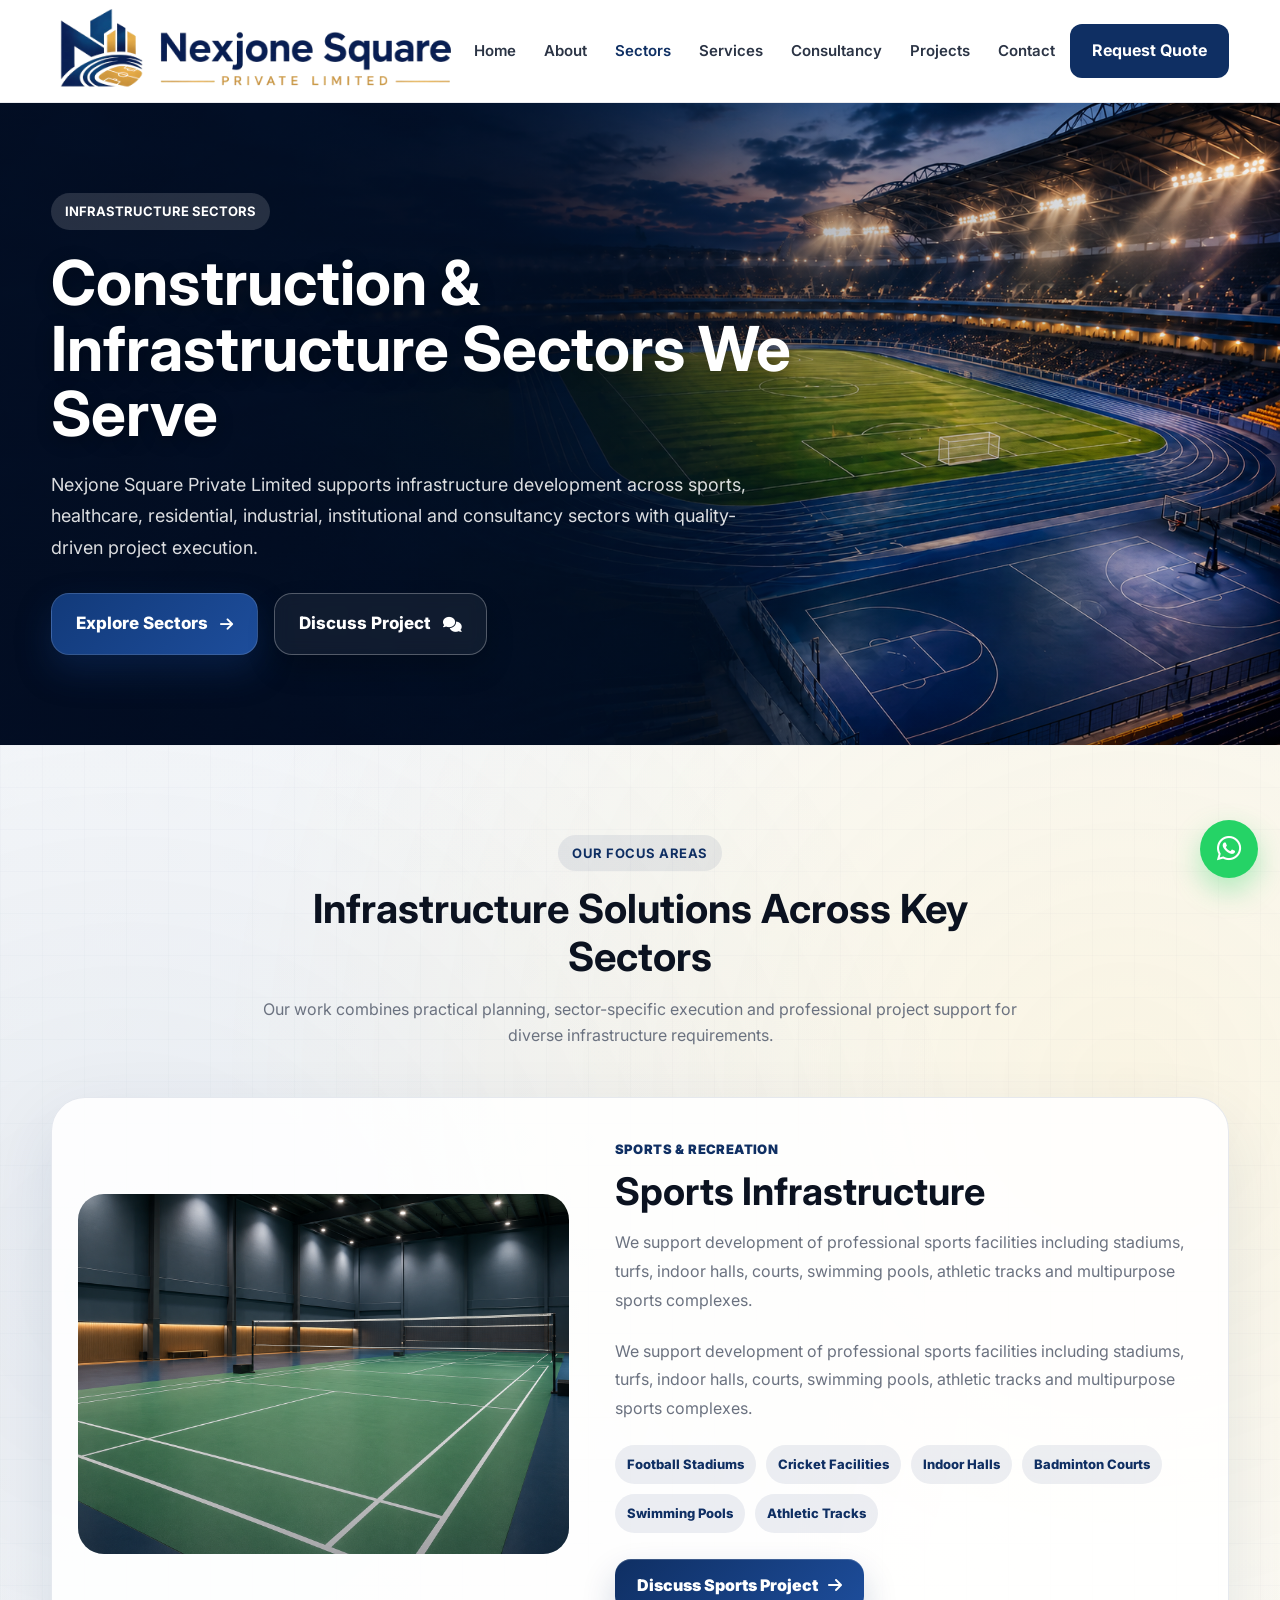
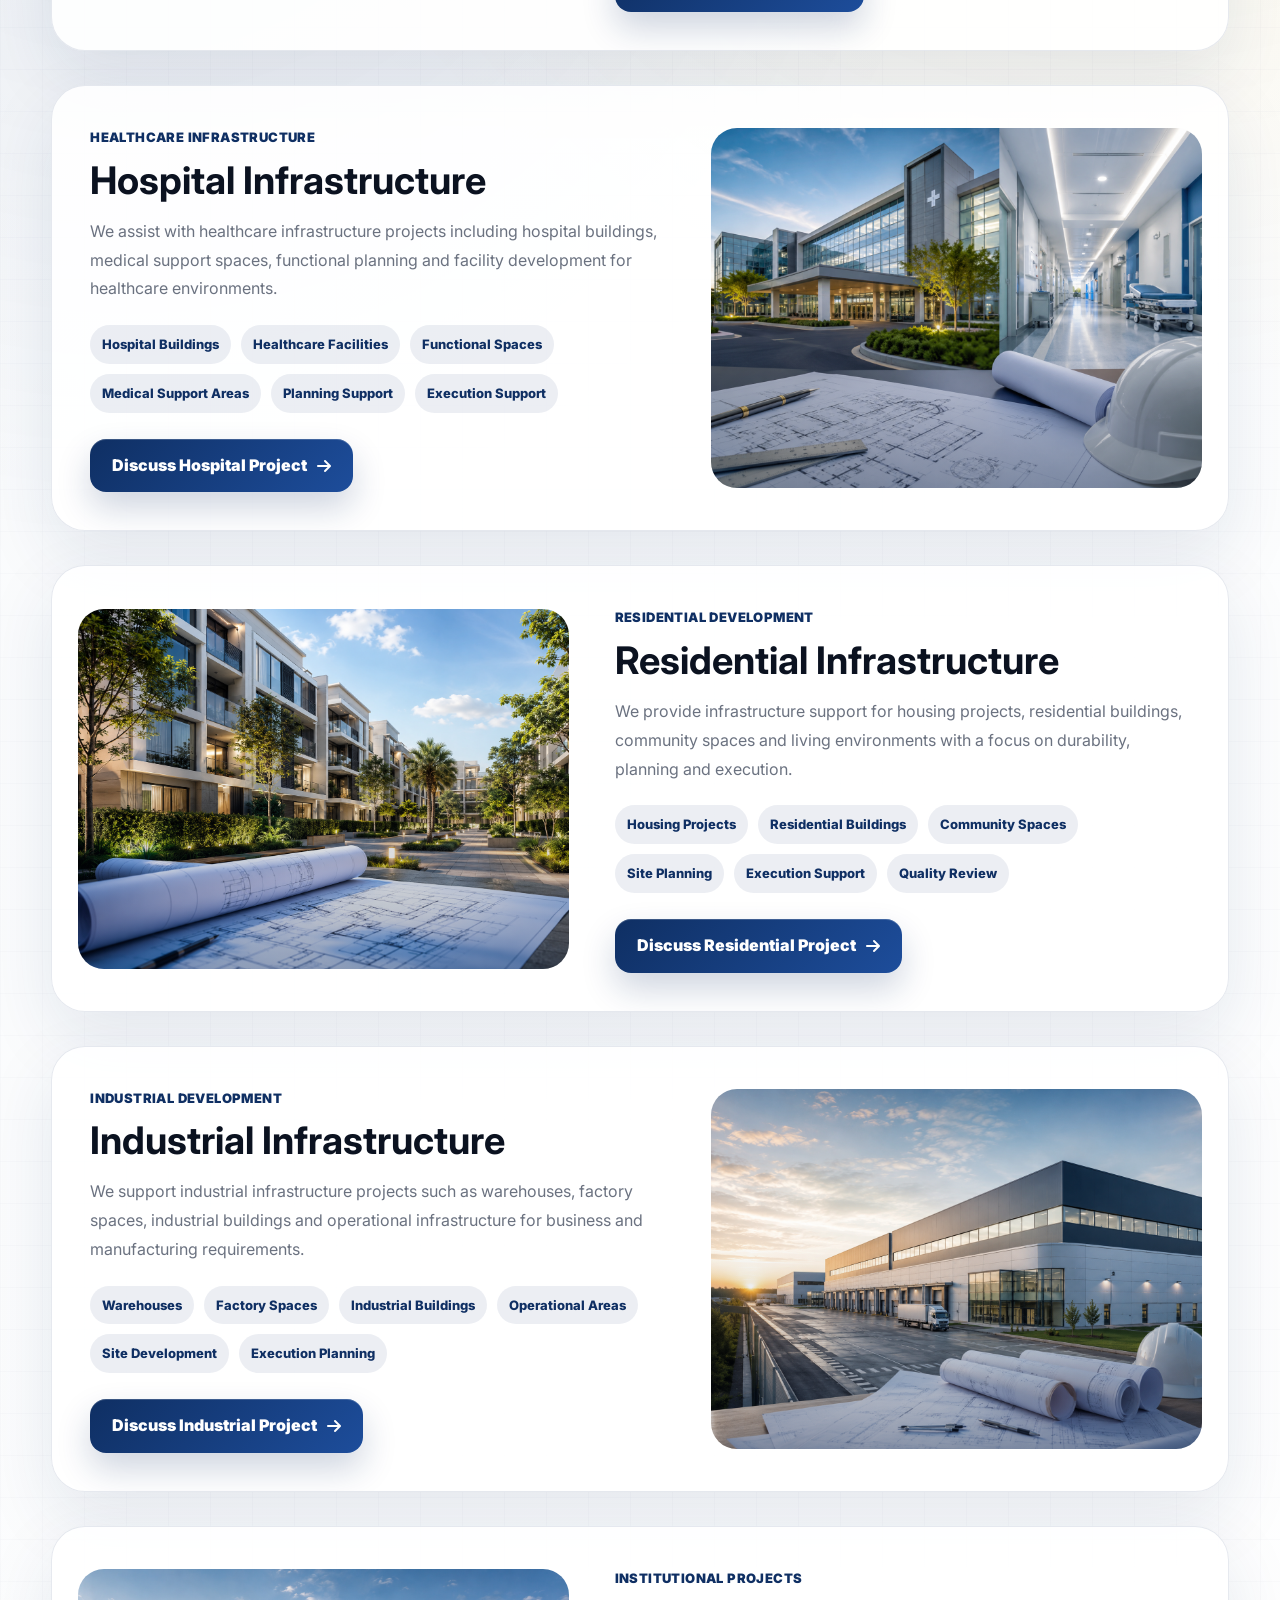
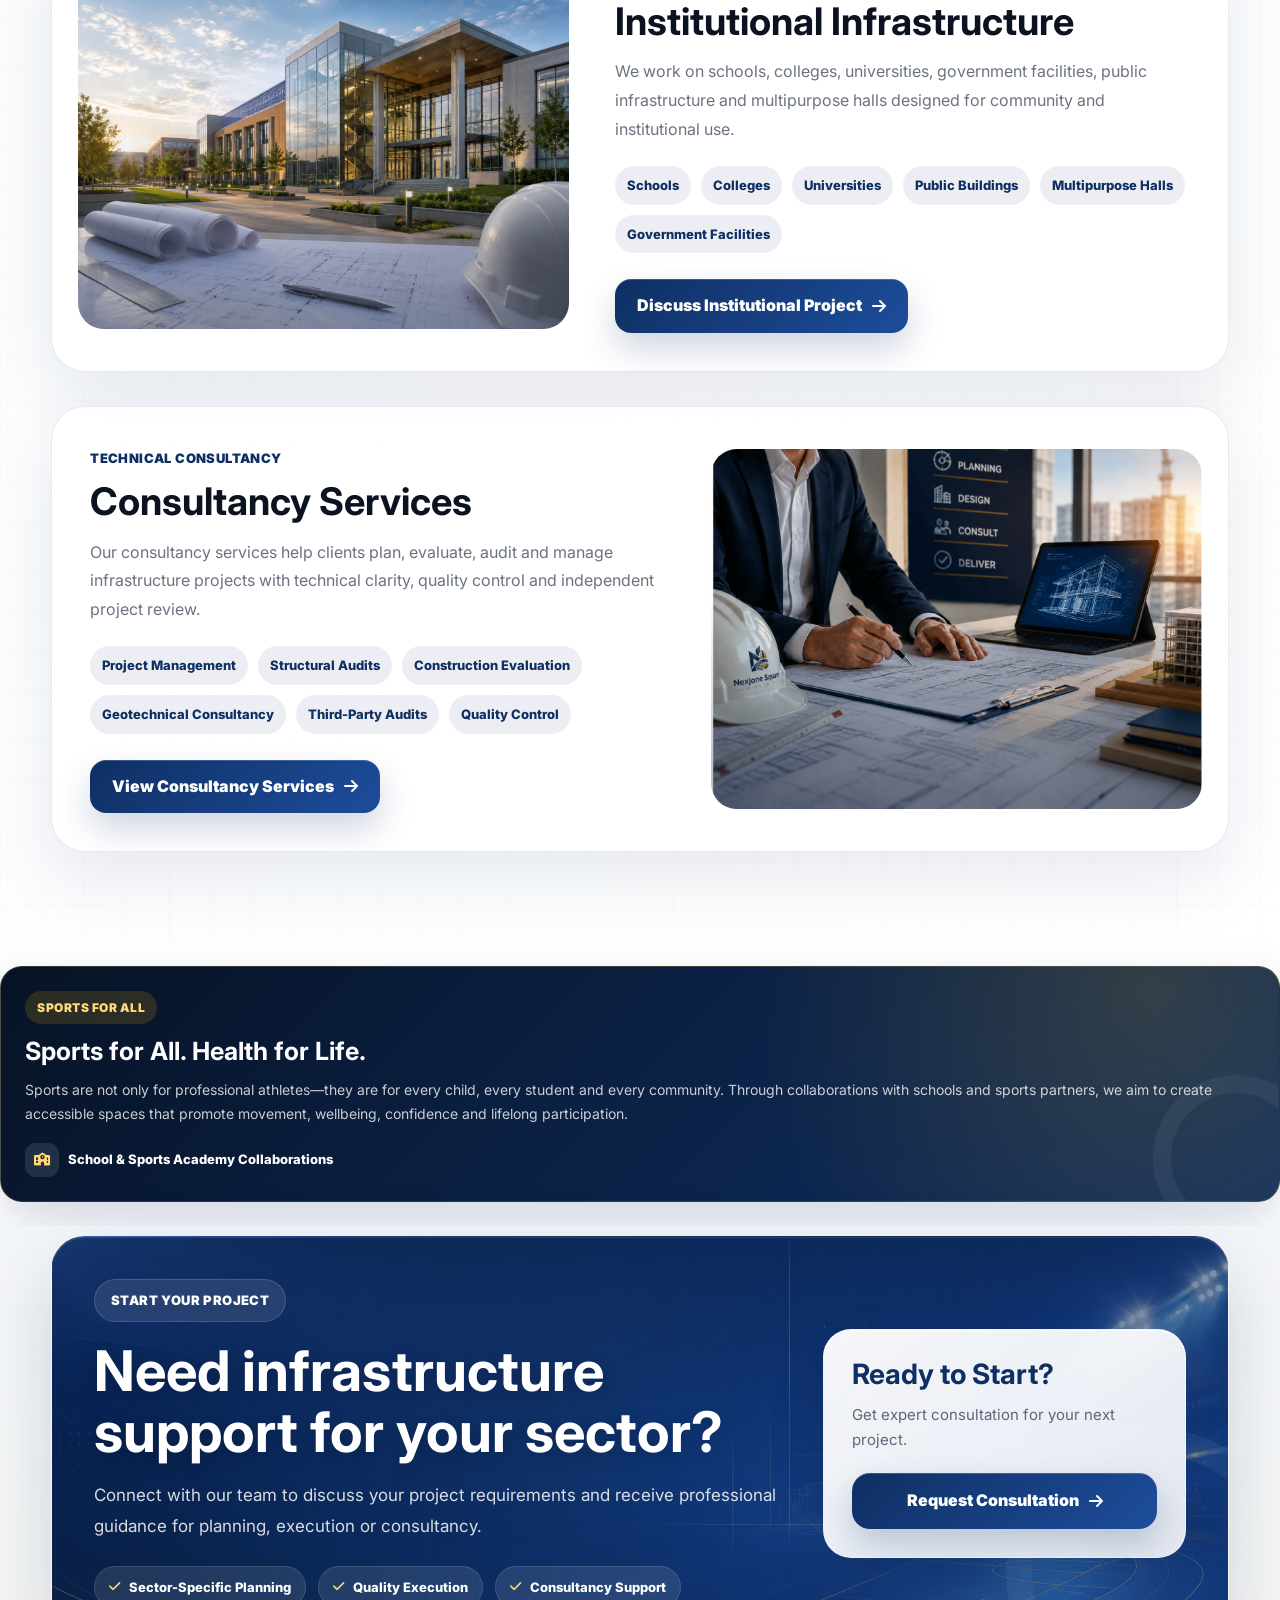
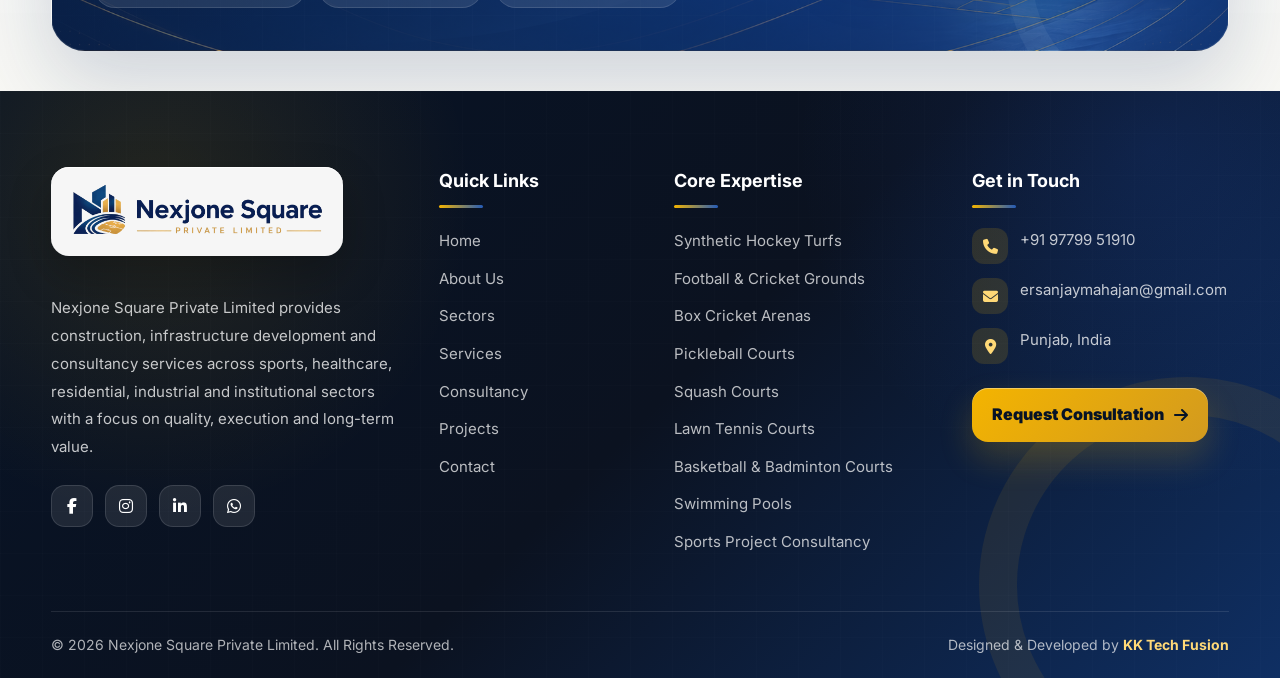
<file: sectors.html>
<!DOCTYPE html>
<html lang="en">
<head>
  <meta charset="UTF-8" />
  <meta name="viewport" content="width=device-width, initial-scale=1.0" />

  <title>Sectors | Nexjone Square Private Limited</title>

  <meta
    name="description"
    content="Nexjone Square Private Limited provides infrastructure development services across sports, hospital, residential, industrial, institutional and consultancy sectors."
  />

  <link rel="preconnect" href="https://fonts.googleapis.com" />
  <link rel="preconnect" href="https://fonts.gstatic.com" crossorigin />

  <link
    href="https://fonts.googleapis.com/css2?family=Inter:wght@400;500;600;700;800;900&display=swap"
    rel="stylesheet"
  />

  <link
    rel="stylesheet"
    href="https://cdnjs.cloudflare.com/ajax/libs/font-awesome/6.5.2/css/all.min.css"
  />

  <link rel="stylesheet" href="css/style.css" />
</head>

<body>
  <!-- Header -->
  <header class="header">
    <div class="container navbar">
      <a href="index.html" class="logo logo-image-link">
        <img
          src="assets/images/logo1.png"
          alt="Nexjone Square Private Limited"
          class="navbar-logo-img"
        />
      </a>

      <nav class="nav" id="navMenu">
        <a href="index.html">Home</a>
        <a href="about.html">About</a>
        <a href="sectors.html" class="active-link">Sectors</a>
        <a href="services.html">Services</a>
        <a href="consultancy.html">Consultancy</a>
        <a href="index.html#projects">Projects</a>
        <a href="index.html#contact">Contact</a>
      </nav>

      <div class="nav-actions">
        <a href="contact.html" class="btn btn-primary">Request Quote</a>
        <button class="menu-toggle" id="menuToggle" aria-label="Open Menu">
          <i class="fa-solid fa-bars"></i>
        </button>
      </div>
    </div>
  </header>

  <!-- Hero -->
  <section class="page-hero sectors-hero">
    <div class="container">
      <div class="sectors-hero-content">
        <span class="tag">Infrastructure Sectors</span>

        <h1>Construction & Infrastructure Sectors We Serve</h1>

        <p>
          Nexjone Square Private Limited supports infrastructure development
          across sports, healthcare, residential, industrial, institutional and
          consultancy sectors with quality-driven project execution.
        </p>

        <div class="services-hero-actions">
          <a href="#sports" class="btn hero-btn hero-btn-primary">
            <span>Explore Sectors</span>
            <i class="fa-solid fa-arrow-right"></i>
          </a>

          <a href="index.html#contact" class="btn hero-btn hero-btn-secondary">
            <span>Discuss Project</span>
            <i class="fa-solid fa-comments"></i>
          </a>
        </div>
      </div>
    </div>
  </section>

  <!-- Sectors Overview -->
  <section class="section sectors-detail-section">
    <div class="container">
      <div class="section-heading center">
        <span class="section-tag">Our Focus Areas</span>
        <h2>Infrastructure Solutions Across Key Sectors</h2>
        <p>
          Our work combines practical planning, sector-specific execution and
          professional project support for diverse infrastructure requirements.
        </p>
      </div>

      <div class="sector-detail-list">

        <!-- Sports -->
        <div class="sector-detail-card" id="sports">
          <div class="sector-detail-image">
            <img src="assets/images/indoorturf.png" alt="Sports Infrastructure" />
          </div>

          <div class="sector-detail-content">
            <span class="sector-category">Sports & Recreation</span>
            <h3>Sports Infrastructure</h3>
            <p>
              We support development of professional sports facilities including
              stadiums, turfs, indoor halls, courts, swimming pools, athletic
              tracks and multipurpose sports complexes.
            </p>
            <p>
              We support development of professional sports facilities including
              stadiums, turfs, indoor halls, courts, swimming pools, athletic
              tracks and multipurpose sports complexes.
            </p>

            <div class="sector-feature-grid">
              <span>Football Stadiums</span>
              <span>Cricket Facilities</span>
              <span>Indoor Halls</span>
              <span>Badminton Courts</span>
              <span>Swimming Pools</span>
              <span>Athletic Tracks</span>
            </div>

            <a href="index.html#contact" class="sector-detail-btn">
              Discuss Sports Project <i class="fa-solid fa-arrow-right"></i>
            </a>
          </div>
        </div>

        <!-- Hospital -->
        <div class="sector-detail-card reverse" id="hospital">
          <div class="sector-detail-image">
            <img src="assets/images/hospitalinfraservices.png" alt="Hospital Infrastructure" />
          </div>

          <div class="sector-detail-content">
            <span class="sector-category">Healthcare Infrastructure</span>
            <h3>Hospital Infrastructure</h3>
            <p>
              We assist with healthcare infrastructure projects including hospital
              buildings, medical support spaces, functional planning and facility
              development for healthcare environments.
            </p>

            <div class="sector-feature-grid">
              <span>Hospital Buildings</span>
              <span>Healthcare Facilities</span>
              <span>Functional Spaces</span>
              <span>Medical Support Areas</span>
              <span>Planning Support</span>
              <span>Execution Support</span>
            </div>

            <a href="index.html#contact" class="sector-detail-btn">
              Discuss Hospital Project <i class="fa-solid fa-arrow-right"></i>
            </a>
          </div>
        </div>

        <!-- Residential -->
        <div class="sector-detail-card" id="residential">
          <div class="sector-detail-image">
            <img src="assets/images/residentialservices.png" alt="Residential Infrastructure" />
          </div>

          <div class="sector-detail-content">
            <span class="sector-category">Residential Development</span>
            <h3>Residential Infrastructure</h3>
            <p>
              We provide infrastructure support for housing projects, residential
              buildings, community spaces and living environments with a focus on
              durability, planning and execution.
            </p>

            <div class="sector-feature-grid">
              <span>Housing Projects</span>
              <span>Residential Buildings</span>
              <span>Community Spaces</span>
              <span>Site Planning</span>
              <span>Execution Support</span>
              <span>Quality Review</span>
            </div>

            <a href="index.html#contact" class="sector-detail-btn">
              Discuss Residential Project <i class="fa-solid fa-arrow-right"></i>
            </a>
          </div>
        </div>

        <!-- Industrial -->
        <div class="sector-detail-card reverse" id="industrial">
          <div class="sector-detail-image">
            <img src="assets/images/industrialservices.png" alt="Industrial Infrastructure" />
          </div>

          <div class="sector-detail-content">
            <span class="sector-category">Industrial Development</span>
            <h3>Industrial Infrastructure</h3>
            <p>
              We support industrial infrastructure projects such as warehouses,
              factory spaces, industrial buildings and operational infrastructure
              for business and manufacturing requirements.
            </p>

            <div class="sector-feature-grid">
              <span>Warehouses</span>
              <span>Factory Spaces</span>
              <span>Industrial Buildings</span>
              <span>Operational Areas</span>
              <span>Site Development</span>
              <span>Execution Planning</span>
            </div>

            <a href="index.html#contact" class="sector-detail-btn">
              Discuss Industrial Project <i class="fa-solid fa-arrow-right"></i>
            </a>
          </div>
        </div>

        <!-- Institutional -->
        <div class="sector-detail-card" id="institutional">
          <div class="sector-detail-image">
            <img src="assets/images/institutional services.png" alt="Institutional Infrastructure" />
          </div>

          <div class="sector-detail-content">
            <span class="sector-category">Institutional Projects</span>
            <h3>Institutional Infrastructure</h3>
            <p>
              We work on schools, colleges, universities, government facilities,
              public infrastructure and multipurpose halls designed for community
              and institutional use.
            </p>

            <div class="sector-feature-grid">
              <span>Schools</span>
              <span>Colleges</span>
              <span>Universities</span>
              <span>Public Buildings</span>
              <span>Multipurpose Halls</span>
              <span>Government Facilities</span>
            </div>

            <a href="index.html#contact" class="sector-detail-btn">
              Discuss Institutional Project <i class="fa-solid fa-arrow-right"></i>
            </a>
          </div>
        </div>

        <!-- Consultancy -->
        <div class="sector-detail-card reverse" id="consultancy">
          <div class="sector-detail-image">
            <img src="assets/images/consultancyservices.png" alt="Consultancy Services" />
          </div>

          <div class="sector-detail-content">
            <span class="sector-category">Technical Consultancy</span>
            <h3>Consultancy Services</h3>
            <p>
              Our consultancy services help clients plan, evaluate, audit and
              manage infrastructure projects with technical clarity, quality
              control and independent project review.
            </p>

            <div class="sector-feature-grid">
              <span>Project Management</span>
              <span>Structural Audits</span>
              <span>Construction Evaluation</span>
              <span>Geotechnical Consultancy</span>
              <span>Third-Party Audits</span>
              <span>Quality Control</span>
            </div>

            <a href="consultancy.html" class="sector-detail-btn">
              View Consultancy Services <i class="fa-solid fa-arrow-right"></i>
            </a>
          </div>
        </div>

      </div>
    </div>
  </section>
  <div class="sports-for-all-box">
    <span class="sports-for-all-label">
      Sports for All
    </span>
  
    <h4>Sports for All. Health for Life.</h4>
  
    <p>
      Sports are not only for professional athletes—they are for every
      child, every student and every community. Through collaborations
      with schools and sports partners, we aim to create accessible spaces
      that promote movement, wellbeing, confidence and lifelong participation.
    </p>
  
    <div class="sports-collaboration-note">
      <i class="fa-solid fa-school"></i>
      School & Sports Academy Collaborations
    </div>
  </div>
  <!-- CTA -->
  <section class="section premium-cta-section">
    <div class="container">
      <div class="premium-cta-banner">
        <div class="premium-cta-content">
          <span class="premium-cta-tag">Start Your Project</span>

          <h2>Need infrastructure support for your sector?</h2>

          <p>
            Connect with our team to discuss your project requirements and
            receive professional guidance for planning, execution or consultancy.
          </p>

          <div class="premium-cta-points">
            <span><i class="fa-solid fa-check"></i> Sector-Specific Planning</span>
            <span><i class="fa-solid fa-check"></i> Quality Execution</span>
            <span><i class="fa-solid fa-check"></i> Consultancy Support</span>
          </div>
        </div>

        <div class="premium-cta-action-box">
          <h3>Ready to Start?</h3>
          <p>Get expert consultation for your next project.</p>

          <a href="index.html#contact" class="premium-cta-btn">
            Request Consultation
            <i class="fa-solid fa-arrow-right"></i>
          </a>
        </div>
      </div>
    </div>
  </section>

  <a
    href="https://wa.me/919779951910"
    class="whatsapp-float"
    target="_blank"
    aria-label="Chat on WhatsApp"
  >
    <i class="fa-brands fa-whatsapp"></i>
  </a>

  <!-- Footer -->
  <footer class="footer premium-footer">
    <div class="container premium-footer-grid">
      <div class="footer-brand">
        <a href="index.html" class="footer-logo-img-link">
          <img
            src="assets/images/logo1.png"
            alt="Nexjone Square Private Limited"
            class="footer-logo-img"
          />
        </a>
  
        <p class="footer-text">
          Nexjone Square Private Limited provides construction, infrastructure
          development and consultancy services across sports, healthcare,
          residential, industrial and institutional sectors with a focus on
          quality, execution and long-term value.
        </p>
  
        <div class="footer-socials">
          <a href="#" aria-label="Facebook">
            <i class="fa-brands fa-facebook-f"></i>
          </a>
  
          <a href="#" aria-label="Instagram">
            <i class="fa-brands fa-instagram"></i>
          </a>
  
          <a href="#" aria-label="LinkedIn">
            <i class="fa-brands fa-linkedin-in"></i>
          </a>
  
          <a href="https://wa.me/919779951910" target="_blank" aria-label="WhatsApp">
            <i class="fa-brands fa-whatsapp"></i>
          </a>
        </div>
      </div>
  
      <div>
        <h4>Quick Links</h4>
        <ul class="footer-links">
          <li><a href="index.html">Home</a></li>
          <li><a href="about.html">About Us</a></li>
          <li><a href="sectors.html">Sectors</a></li>
          <li><a href="services.html">Services</a></li>
          <li><a href="consultancy.html">Consultancy</a></li>
          <li><a href="index.html#projects">Projects</a></li>
          <li><a href="index.html#contact">Contact</a></li>
        </ul>
      </div>
  
      <div>
        <h4>Core Expertise</h4>
        <ul class="footer-links">
          <li><a href="#sportsServices">Synthetic Hockey Turfs</a></li>
          <li><a href="#sportsServices">Football & Cricket Grounds</a></li>
          <li><a href="#sportsServices">Box Cricket Arenas</a></li>
          <li><a href="#sportsServices">Pickleball Courts</a></li>
          <li><a href="#sportsServices">Squash Courts</a></li>
          <li><a href="#sportsServices">Lawn Tennis Courts</a></li>
          <li><a href="#sportsServices">Basketball & Badminton Courts</a></li>
          <li><a href="#sportsServices">Swimming Pools</a></li>
          <li><a href="sports-consultant.html">Sports Project Consultancy</a></li>
        </ul>
      </div>
  
      <div>
        <h4>Get in Touch</h4>
  
        <ul class="footer-contact-list">
          <li>
            <i class="fa-solid fa-phone"></i>
            <a href="tel:+919779951910">+91 97799 51910</a>
          </li>
  
          <li>
            <i class="fa-solid fa-envelope"></i>
            <a href="mailto:ersanjaymahajan@gmail.com">ersanjaymahajan@gmail.com</a>
          </li>
  
          <li>
            <i class="fa-solid fa-location-dot"></i>
            <span>Punjab, India</span>
          </li>
        </ul>
  
        <a href="index.html#contact" class="footer-quote-btn">
          Request Consultation
          <i class="fa-solid fa-arrow-right"></i>
        </a>
      </div>
    </div>
  
    <div class="container footer-bottom premium-footer-bottom">
      <p>© 2026 Nexjone Square Private Limited. All Rights Reserved.</p>
      <p>Designed & Developed by <strong>KK Tech Fusion</strong></p>
    </div>
  </footer>

  <script src="js/main.js"></script>
</body>
</html>
</file>
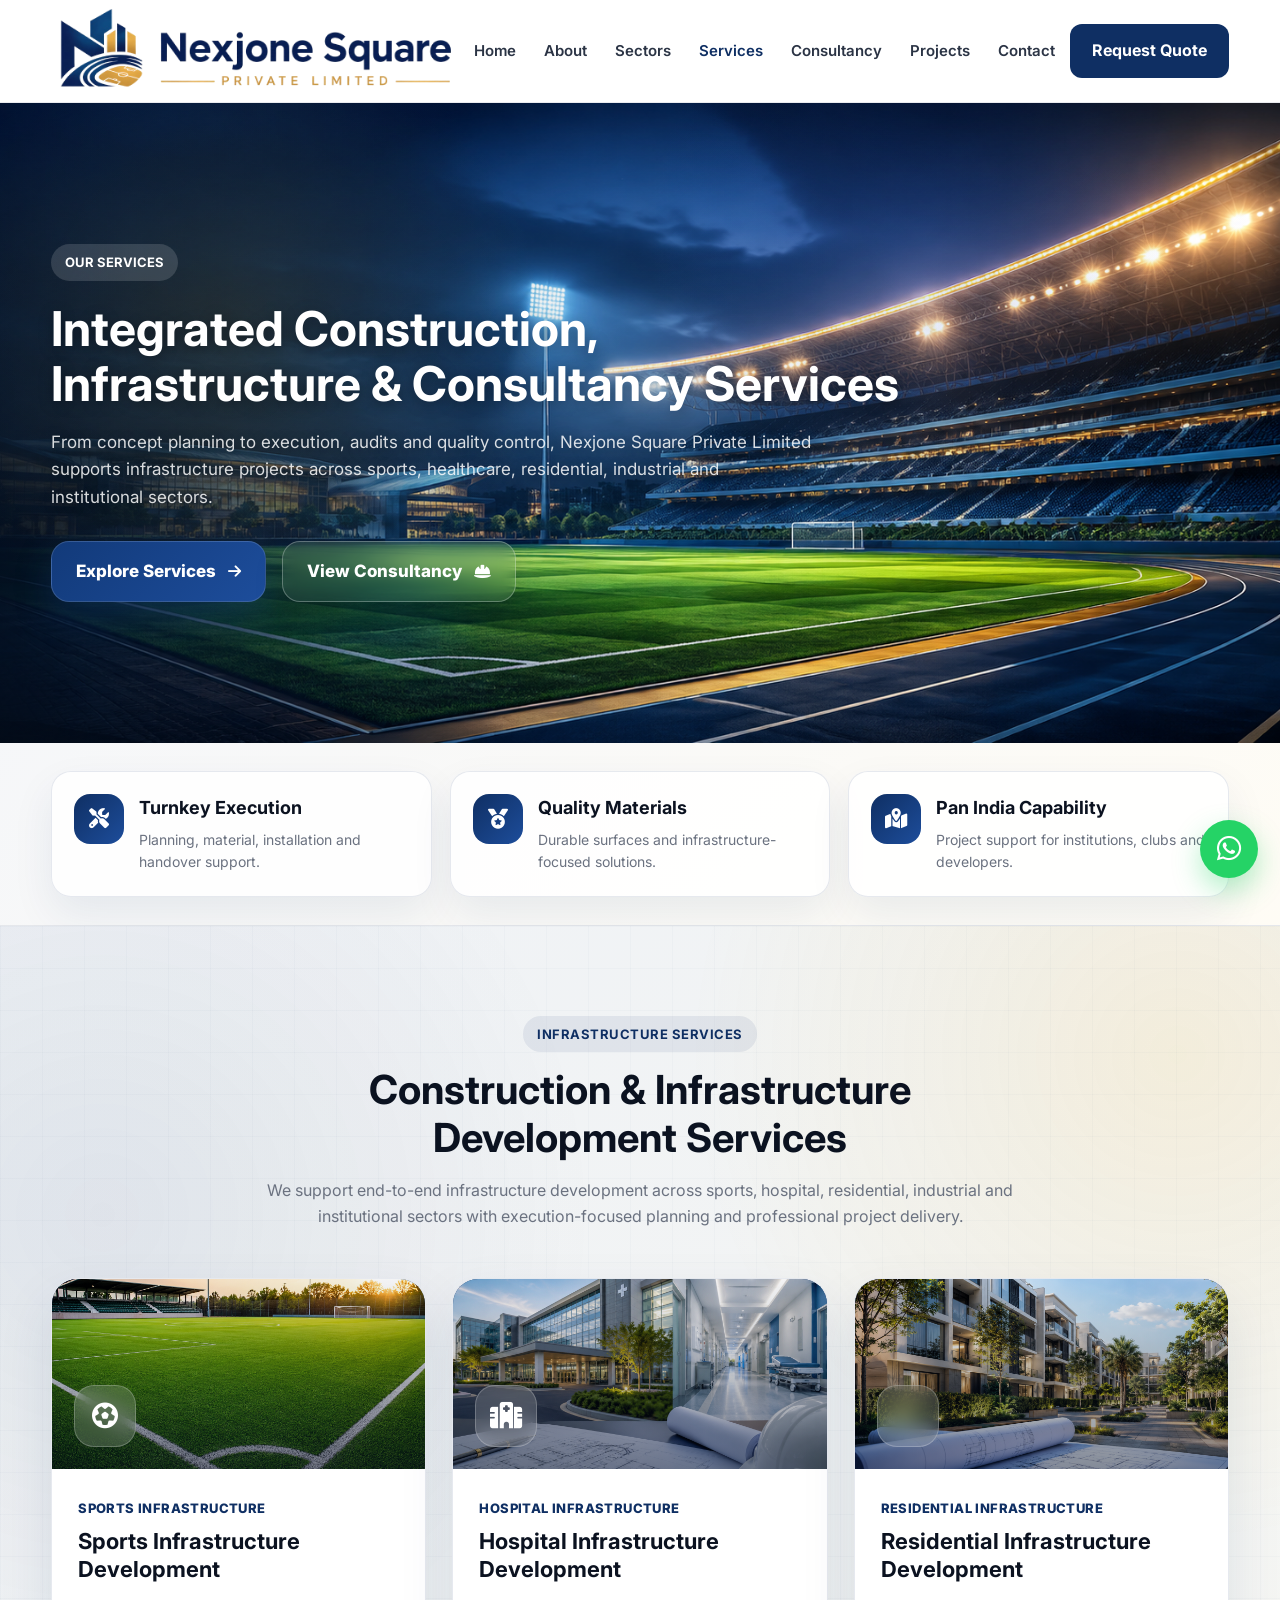
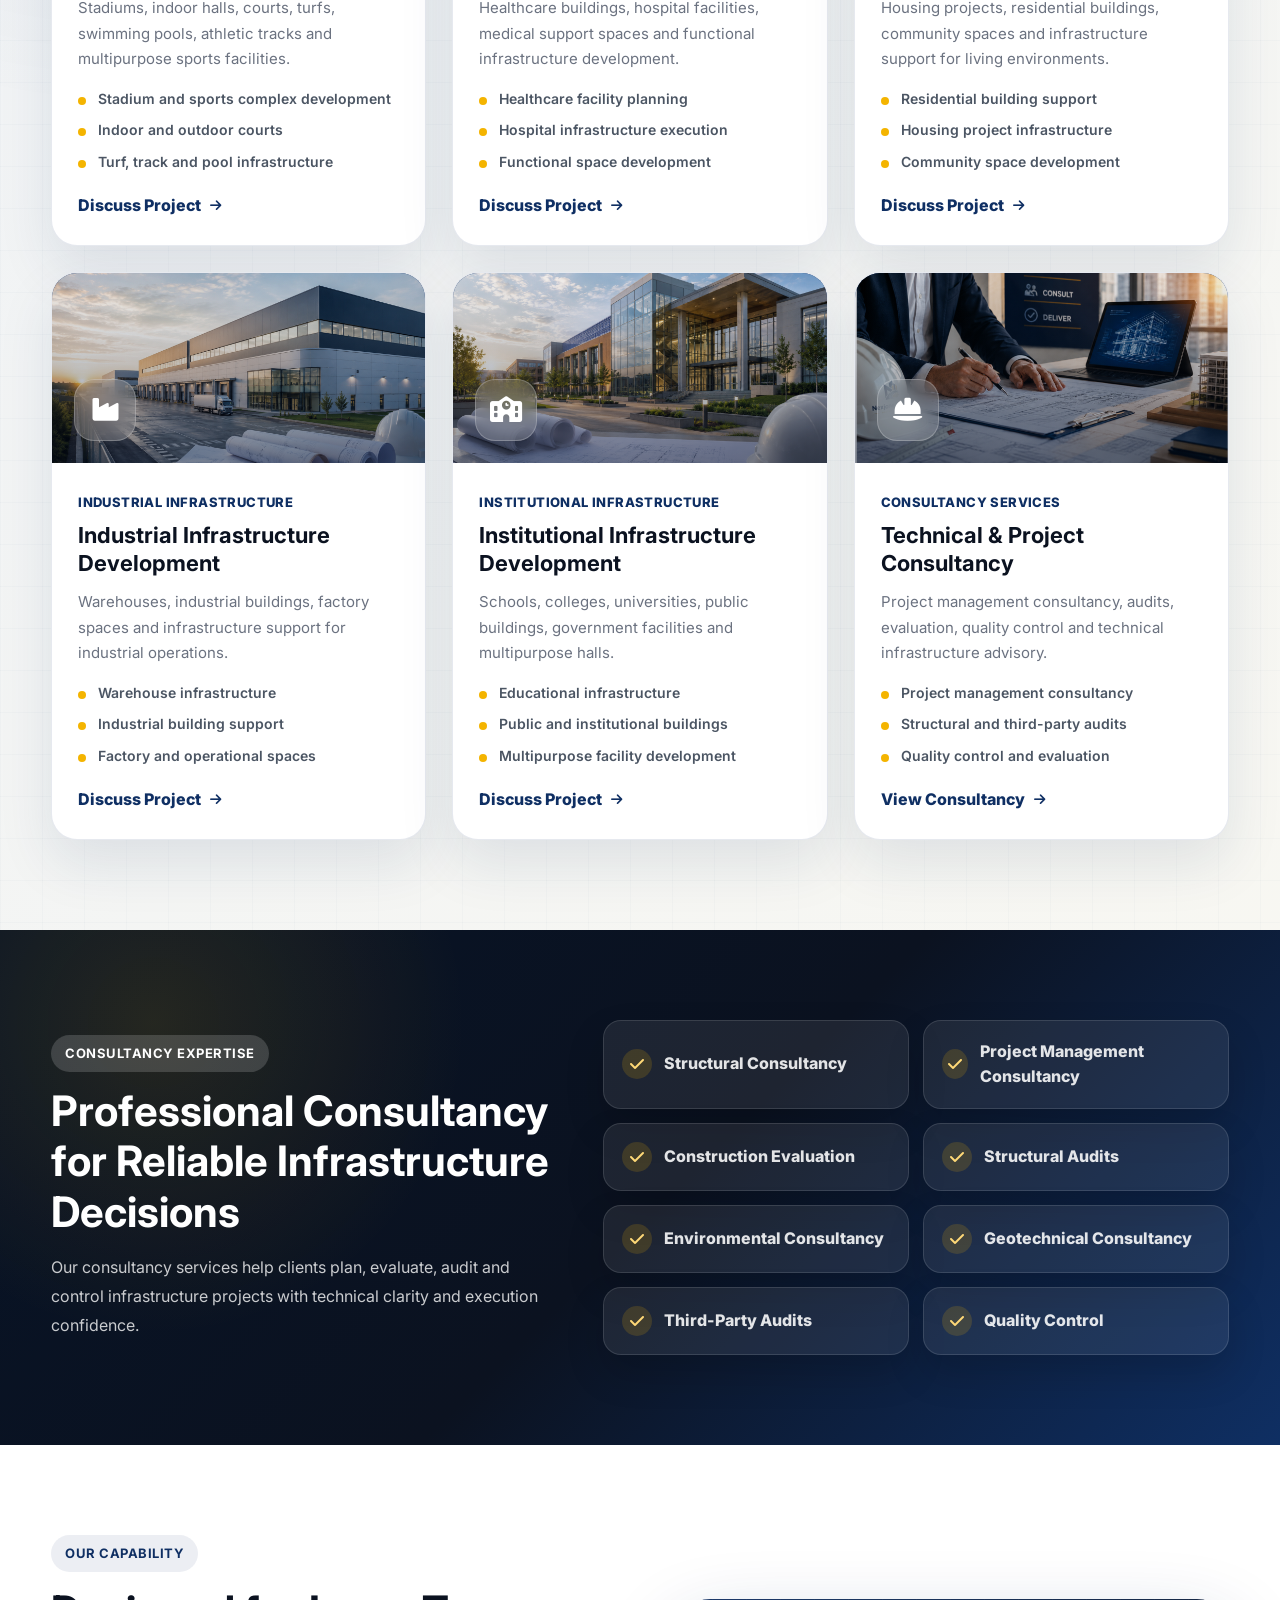
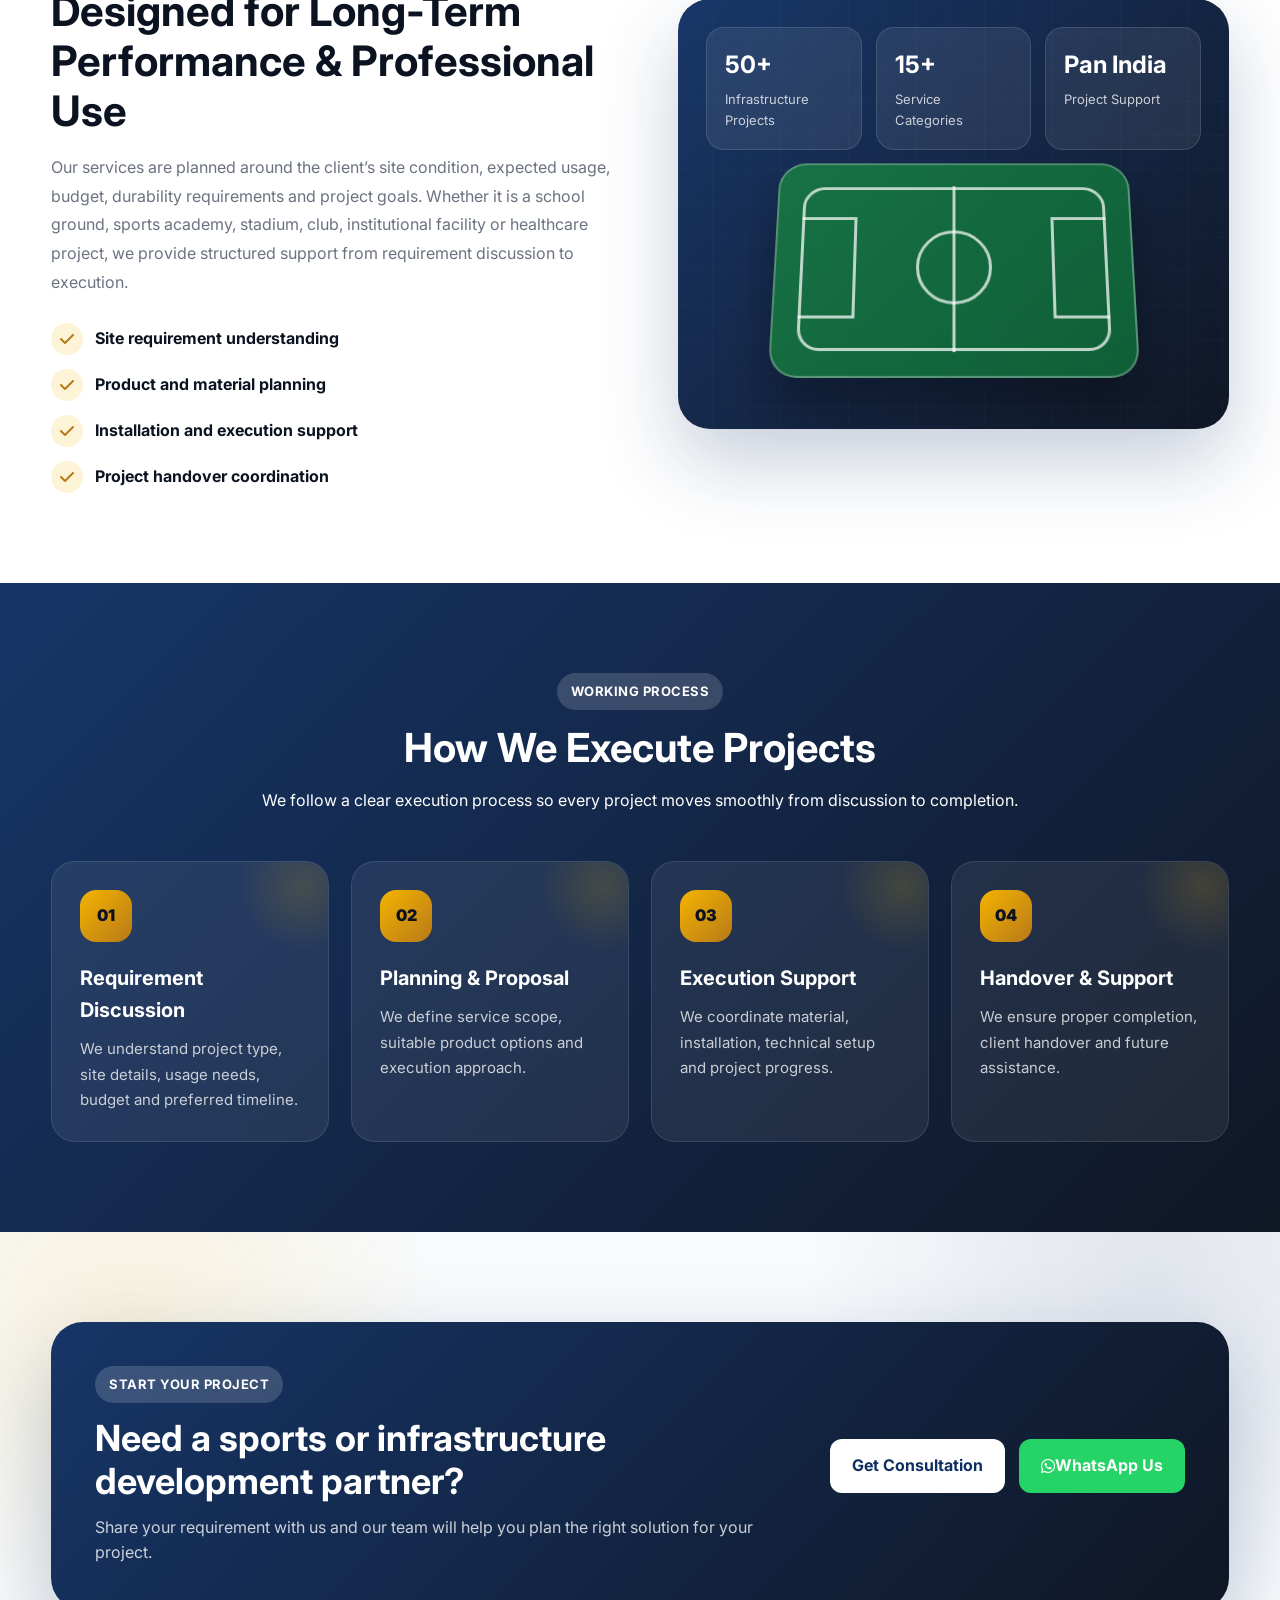
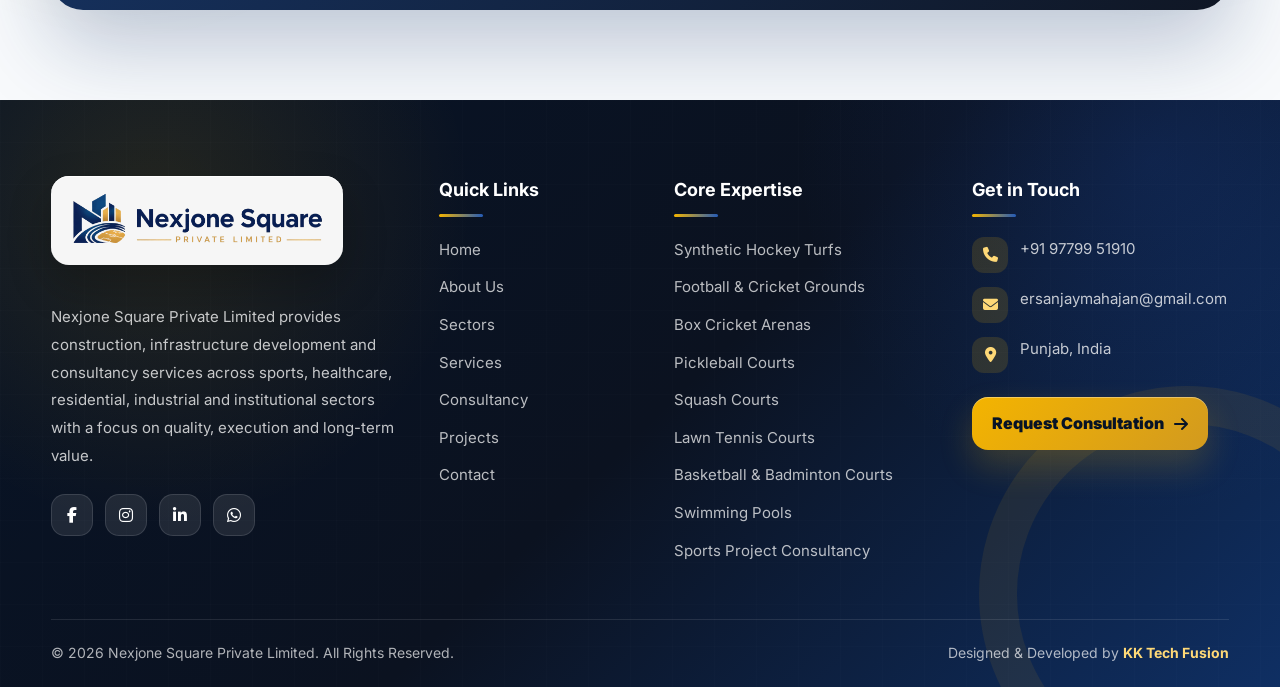
<file: services.html>
<!DOCTYPE html>
<html lang="en">
<head>
  <meta charset="UTF-8" />
  <meta name="viewport" content="width=device-width, initial-scale=1.0" />

  <title>Services | Nexjone Square Private Limited</title>

  <meta
    name="description"
    content="Nexjone Square Private Limited provides turnkey sports and infrastructure development services including football stadiums, cricket stadiums, swimming pools, badminton courts, synthetic tracks, sports flooring and hospital infrastructure."
  />

  <link rel="preconnect" href="https://fonts.googleapis.com" />
  <link rel="preconnect" href="https://fonts.gstatic.com" crossorigin />

  <link
    href="https://fonts.googleapis.com/css2?family=Inter:wght@400;500;600;700;800;900&display=swap"
    rel="stylesheet"
  />

  <link
    rel="stylesheet"
    href="https://cdnjs.cloudflare.com/ajax/libs/font-awesome/6.5.2/css/all.min.css"
  />

  <link rel="stylesheet" href="css/style.css" />
</head>

<body>
  <!-- Header -->
  <header class="header">
    <div class="container navbar">
      <a href="index.html" class="logo logo-image-link">
        <img
          src="assets/images/logo1.png"
          alt="Nexjone Square Private Limited"
          class="navbar-logo-img"
        />
      </a>

      <nav class="nav" id="navMenu">
        <a href="index.html">Home</a>
        <a href="about.html">About</a>
        <a href="sectors.html">Sectors</a>
        <a href="services.html" class="active-link">Services</a>
        <a href="consultancy.html">Consultancy</a>
        <a href="projects.html">Projects</a>
        <a href="contact.html">Contact</a>
      </nav>

      <div class="nav-actions">
        <a href="contact.html" class="btn btn-primary">Request Quote</a>
        <button class="menu-toggle" id="menuToggle" aria-label="Open Menu">
          <i class="fa-solid fa-bars"></i>
        </button>
      </div>
    </div>
  </header>

  <!-- Services Hero -->
  <section class="page-hero services-hero">
    <div class="container">
      <div class="services-hero-content">
        <span class="tag">Our Services</span>
  
        <h1>Integrated Construction, Infrastructure & Consultancy Services</h1>

<p>
  From concept planning to execution, audits and quality control, Nexjone Square
  Private Limited supports infrastructure projects across sports, healthcare,
  residential, industrial and institutional sectors.
</p>
  
<div class="services-hero-actions">
  <a href="#infrastructureServices" class="btn hero-btn hero-btn-primary">
    <span>Explore Services</span>
    <i class="fa-solid fa-arrow-right"></i>
  </a>

  <a href="consultancy.html" class="btn hero-btn hero-btn-secondary">
    <span>View Consultancy</span>
    <i class="fa-solid fa-helmet-safety"></i>
  </a>
</div>
      </div>
    </div>
  </section>

  <!-- Service Highlights -->
  <section class="service-highlight-strip">
    <div class="container service-highlight-grid">
      <div class="service-highlight-item">
        <i class="fa-solid fa-screwdriver-wrench"></i>
        <div>
          <h3>Turnkey Execution</h3>
          <p>Planning, material, installation and handover support.</p>
        </div>
      </div>

      <div class="service-highlight-item">
        <i class="fa-solid fa-medal"></i>
        <div>
          <h3>Quality Materials</h3>
          <p>Durable surfaces and infrastructure-focused solutions.</p>
        </div>
      </div>

      <div class="service-highlight-item">
        <i class="fa-solid fa-map-location-dot"></i>
        <div>
          <h3>Pan India Capability</h3>
          <p>Project support for institutions, clubs and developers.</p>
        </div>
      </div>
    </div>
  </section>

  <!-- Main Services -->
  <section class="section services-page-section" id="infrastructureServices">
    <div class="container">
      <div class="section-heading center">
        <span class="section-tag">Infrastructure Services</span>
        <h2>Construction & Infrastructure Development Services</h2>
        <p>
          We support end-to-end infrastructure development across sports, hospital,
          residential, industrial and institutional sectors with execution-focused
          planning and professional project delivery.
        </p>
      </div>
  
      <div class="services-page-grid">
        <div class="service-premium-card">
          <div class="service-card-media service-photo-card">
            <img src="assets/images/sportsturf.png" alt="Sports Infrastructure" />
            <i class="fa-solid fa-futbol"></i>
          </div>
          <div class="service-card-content">
            <span>Sports Infrastructure</span>
            <h3>Sports Infrastructure Development</h3>
            <p>
              Stadiums, indoor halls, courts, turfs, swimming pools, athletic tracks
              and multipurpose sports facilities.
            </p>
            <ul>
              <li>Stadium and sports complex development</li>
              <li>Indoor and outdoor courts</li>
              <li>Turf, track and pool infrastructure</li>
            </ul>
            <a href="index.html#contact" class="service-link">
              Discuss Project <i class="fa-solid fa-arrow-right"></i>
            </a>
          </div>
        </div>
  
        <div class="service-premium-card">
          <div class="service-card-media service-photo-card">
            <img src="assets/images/hospitalinfraservices.png" alt="Hospital Infrastructure" />
            <i class="fa-solid fa-hospital"></i>
          </div>
          <div class="service-card-content">
            <span>Hospital Infrastructure</span>
            <h3>Hospital Infrastructure Development</h3>
            <p>
              Healthcare buildings, hospital facilities, medical support spaces and
              functional infrastructure development.
            </p>
            <ul>
              <li>Healthcare facility planning</li>
              <li>Hospital infrastructure execution</li>
              <li>Functional space development</li>
            </ul>
            <a href="index.html#contact" class="service-link">
              Discuss Project <i class="fa-solid fa-arrow-right"></i>
            </a>
          </div>
        </div>
  
        <div class="service-premium-card">
          <div class="service-card-media service-photo-card">
            <img src="assets/images/residentialservices.png" alt="Residential Infrastructure" />
            <i class="fa-solid fa-house-building"></i>
          </div>
          <div class="service-card-content">
            <span>Residential Infrastructure</span>
            <h3>Residential Infrastructure Development</h3>
            <p>
              Housing projects, residential buildings, community spaces and
              infrastructure support for living environments.
            </p>
            <ul>
              <li>Residential building support</li>
              <li>Housing project infrastructure</li>
              <li>Community space development</li>
            </ul>
            <a href="index.html#contact" class="service-link">
              Discuss Project <i class="fa-solid fa-arrow-right"></i>
            </a>
          </div>
        </div>
  
        <div class="service-premium-card">
          <div class="service-card-media service-photo-card">
            <img src="assets/images/industrialservices.png" alt="Industrial Infrastructure" />
            <i class="fa-solid fa-industry"></i>
          </div>
          <div class="service-card-content">
            <span>Industrial Infrastructure</span>
            <h3>Industrial Infrastructure Development</h3>
            <p>
              Warehouses, industrial buildings, factory spaces and infrastructure
              support for industrial operations.
            </p>
            <ul>
              <li>Warehouse infrastructure</li>
              <li>Industrial building support</li>
              <li>Factory and operational spaces</li>
            </ul>
            <a href="index.html#contact" class="service-link">
              Discuss Project <i class="fa-solid fa-arrow-right"></i>
            </a>
          </div>
        </div>
  
        <div class="service-premium-card">
          <div class="service-card-media service-photo-card">
            <img src="assets/images/institutional services.png" alt="Institutional Infrastructure" />
            <i class="fa-solid fa-school"></i>
          </div>
          <div class="service-card-content">
            <span>Institutional Infrastructure</span>
            <h3>Institutional Infrastructure Development</h3>
            <p>
              Schools, colleges, universities, public buildings, government facilities
              and multipurpose halls.
            </p>
            <ul>
              <li>Educational infrastructure</li>
              <li>Public and institutional buildings</li>
              <li>Multipurpose facility development</li>
            </ul>
            <a href="index.html#contact" class="service-link">
              Discuss Project <i class="fa-solid fa-arrow-right"></i>
            </a>
          </div>
        </div>
  
        <div class="service-premium-card">
          <div class="service-card-media service-photo-card">
            <img src="assets/images/consultancyservices.png" alt="Consultancy Services" />
            <i class="fa-solid fa-helmet-safety"></i>
          </div>
          <div class="service-card-content">
            <span>Consultancy Services</span>
            <h3>Technical & Project Consultancy</h3>
            <p>
              Project management consultancy, audits, evaluation, quality control and
              technical infrastructure advisory.
            </p>
            <ul>
              <li>Project management consultancy</li>
              <li>Structural and third-party audits</li>
              <li>Quality control and evaluation</li>
            </ul>
            <a href="consultancy.html" class="service-link">
              View Consultancy <i class="fa-solid fa-arrow-right"></i>
            </a>
          </div>
        </div>
      </div>
    </div>
  </section>
  <section class="section consultancy-strip-section">
    <div class="container">
      <div class="consultancy-strip-box">
        <div class="consultancy-strip-content">
          <span class="section-tag light-tag">Consultancy Expertise</span>
          <h2>Professional Consultancy for Reliable Infrastructure Decisions</h2>
          <p>
            Our consultancy services help clients plan, evaluate, audit and control
            infrastructure projects with technical clarity and execution confidence.
          </p>
        </div>
  
        <div class="consultancy-services-list">
          <div><i class="fa-solid fa-check"></i> Structural Consultancy</div>
          <div><i class="fa-solid fa-check"></i> Project Management Consultancy</div>
          <div><i class="fa-solid fa-check"></i> Construction Evaluation</div>
          <div><i class="fa-solid fa-check"></i> Structural Audits</div>
          <div><i class="fa-solid fa-check"></i> Environmental Consultancy</div>
          <div><i class="fa-solid fa-check"></i> Geotechnical Consultancy</div>
          <div><i class="fa-solid fa-check"></i> Third-Party Audits</div>
          <div><i class="fa-solid fa-check"></i> Quality Control</div>
        </div>
      </div>
    </div>
  </section>

  <!-- Detailed Capabilities -->
  <section class="section service-capability-section">
    <div class="container service-capability-grid">
      <div class="service-capability-content">
        <span class="section-tag">Our Capability</span>
        <h2>Designed for Long-Term Performance & Professional Use</h2>
        <p>
          Our services are planned around the client’s site condition, expected
          usage, budget, durability requirements and project goals. Whether it is
          a school ground, sports academy, stadium, club, institutional facility
          or healthcare project, we provide structured support from requirement
          discussion to execution.
        </p>

        <div class="capability-checks">
          <div>
            <i class="fa-solid fa-check"></i>
            Site requirement understanding
          </div>
          <div>
            <i class="fa-solid fa-check"></i>
            Product and material planning
          </div>
          <div>
            <i class="fa-solid fa-check"></i>
            Installation and execution support
          </div>
          <div>
            <i class="fa-solid fa-check"></i>
            Project handover coordination
          </div>
        </div>
      </div>

      <div class="service-capability-visual">
        <div class="capability-panel">
          <div class="capability-stat">
            <h3>50+</h3>
            <p>Infrastructure Projects</p>
          </div>

          <div class="capability-stat">
            <h3>15+</h3>
            <p>Service Categories</p>
          </div>

          <div class="capability-stat">
            <h3>Pan India</h3>
            <p>Project Support</p>
          </div>
        </div>

        <div class="service-field-graphic">
          <div class="field-border"></div>
          <div class="field-circle"></div>
          <div class="field-side left"></div>
          <div class="field-side right"></div>
        </div>
      </div>
    </div>
  </section>

  <!-- Process -->
  <section class="section service-process-section">
    <div class="container">
      <div class="section-heading center light">
        <span class="section-tag light-tag">Working Process</span>
        <h2>How We Execute Projects</h2>
        <p>
          We follow a clear execution process so every project moves smoothly
          from discussion to completion.
        </p>
      </div>

      <div class="service-process-grid">
        <div class="service-process-card">
          <span>01</span>
          <h3>Requirement Discussion</h3>
          <p>
            We understand project type, site details, usage needs, budget and
            preferred timeline.
          </p>
        </div>

        <div class="service-process-card">
          <span>02</span>
          <h3>Planning & Proposal</h3>
          <p>
            We define service scope, suitable product options and execution
            approach.
          </p>
        </div>

        <div class="service-process-card">
          <span>03</span>
          <h3>Execution Support</h3>
          <p>
            We coordinate material, installation, technical setup and project
            progress.
          </p>
        </div>

        <div class="service-process-card">
          <span>04</span>
          <h3>Handover & Support</h3>
          <p>
            We ensure proper completion, client handover and future assistance.
          </p>
        </div>
      </div>
    </div>
  </section>

  <!-- Service CTA -->
  <section class="service-final-cta">
    <div class="container service-final-cta-box">
      <div>
        <span class="section-tag light-tag">Start Your Project</span>
        <h2>Need a sports or infrastructure development partner?</h2>
        <p>
          Share your requirement with us and our team will help you plan the
          right solution for your project.
        </p>
      </div>

      <div class="service-final-actions">
        <a href="index.html#contact" class="btn btn-white">Get Consultation</a>
        <a
          href="https://wa.me/919779951910"
          target="_blank"
          class="btn service-whatsapp-btn"
        >
          <i class="fa-brands fa-whatsapp"></i>
          WhatsApp Us
        </a>
      </div>
    </div>
  </section>

  <!-- Footer -->
  <footer class="footer premium-footer">
    <div class="container premium-footer-grid">
      <div class="footer-brand">
        <a href="index.html" class="footer-logo-img-link">
          <img
            src="assets/images/logo1.png"
            alt="Nexjone Square Private Limited"
            class="footer-logo-img"
          />
        </a>
  
        <p class="footer-text">
          Nexjone Square Private Limited provides construction, infrastructure
          development and consultancy services across sports, healthcare,
          residential, industrial and institutional sectors with a focus on
          quality, execution and long-term value.
        </p>
  
        <div class="footer-socials">
          <a href="#" aria-label="Facebook">
            <i class="fa-brands fa-facebook-f"></i>
          </a>
  
          <a href="#" aria-label="Instagram">
            <i class="fa-brands fa-instagram"></i>
          </a>
  
          <a href="#" aria-label="LinkedIn">
            <i class="fa-brands fa-linkedin-in"></i>
          </a>
  
          <a href="https://wa.me/919779951910" target="_blank" aria-label="WhatsApp">
            <i class="fa-brands fa-whatsapp"></i>
          </a>
        </div>
      </div>
  
      <div>
        <h4>Quick Links</h4>
        <ul class="footer-links">
          <li><a href="index.html">Home</a></li>
          <li><a href="about.html">About Us</a></li>
          <li><a href="sectors.html">Sectors</a></li>
          <li><a href="services.html">Services</a></li>
          <li><a href="consultancy.html">Consultancy</a></li>
          <li><a href="index.html#projects">Projects</a></li>
          <li><a href="index.html#contact">Contact</a></li>
        </ul>
      </div>
  
      <div>
        <h4>Core Expertise</h4>
        <ul class="footer-links">
          <li><a href="#sportsServices">Synthetic Hockey Turfs</a></li>
          <li><a href="#sportsServices">Football & Cricket Grounds</a></li>
          <li><a href="#sportsServices">Box Cricket Arenas</a></li>
          <li><a href="#sportsServices">Pickleball Courts</a></li>
          <li><a href="#sportsServices">Squash Courts</a></li>
          <li><a href="#sportsServices">Lawn Tennis Courts</a></li>
          <li><a href="#sportsServices">Basketball & Badminton Courts</a></li>
          <li><a href="#sportsServices">Swimming Pools</a></li>
          <li><a href="sports-consultant.html">Sports Project Consultancy</a></li>
        </ul>
      </div>
  
      <div>
        <h4>Get in Touch</h4>
  
        <ul class="footer-contact-list">
          <li>
            <i class="fa-solid fa-phone"></i>
            <a href="tel:+919779951910">+91 97799 51910</a>
          </li>
  
          <li>
            <i class="fa-solid fa-envelope"></i>
            <a href="mailto:ersanjaymahajan@gmail.com">ersanjaymahajan@gmail.com</a>
          </li>
  
          <li>
            <i class="fa-solid fa-location-dot"></i>
            <span>Punjab, India</span>
          </li>
        </ul>
  
        <a href="index.html#contact" class="footer-quote-btn">
          Request Consultation
          <i class="fa-solid fa-arrow-right"></i>
        </a>
      </div>
    </div>
  
    <div class="container footer-bottom premium-footer-bottom">
      <p>© 2026 Nexjone Square Private Limited. All Rights Reserved.</p>
      <p>Designed & Developed by <strong>KK Tech Fusion</strong></p>
    </div>
  </footer>

  <a
    href="https://wa.me/919779951910"
    class="whatsapp-float"
    target="_blank"
    aria-label="Chat on WhatsApp"
  >
    <i class="fa-brands fa-whatsapp"></i>
  </a>

  <script src="js/main.js"></script>
</body>
</html>
</file>
<file: css/style.css>
:root {
    --primary: #0f2f63;
    --secondary: #f4b400;
    --dark: #0b1220;
    --text: #2b3445;
    --muted: #6b7280;
    --light: #f7f9fc;
    --white: #ffffff;
    --border: #e5e7eb;
    --shadow: 0 12px 35px rgba(15, 47, 99, 0.12);
    --radius: 16px;
  }
  
  * {
    margin: 0;
    padding: 0;
    box-sizing: border-box;
  }
  
  html {
    scroll-behavior: smooth;
  }
  
  body {
    font-family: "Inter", sans-serif;
    color: var(--text);
    background: var(--white);
    line-height: 1.6;
  }
  
  a {
    text-decoration: none;
    color: inherit;
  }
  
  img {
    max-width: 100%;
    display: block;
  }
  
  ul {
    list-style: none;
  }
  
  .container {
    width: min(1180px, 92%);
    margin: 0 auto;
  }
  
  .section {
    padding: 90px 0;
  }
  
  .section-dark {
    background: var(--dark);
    color: var(--white);
  }
  
  .section-heading {
    max-width: 780px;
    margin-bottom: 48px;
  }
  
  .section-heading.center {
    text-align: center;
    margin-left: auto;
    margin-right: auto;
  }
  
  .section-heading.light h2,
  .section-heading.light p {
    color: var(--white);
  }
  
  .section-tag {
    display: inline-block;
    background: rgba(15, 47, 99, 0.08);
    color: var(--primary);
    padding: 8px 14px;
    border-radius: 999px;
    font-size: 13px;
    font-weight: 700;
    margin-bottom: 14px;
    text-transform: uppercase;
    letter-spacing: 0.5px;
  }
  
  .light-tag {
    background: rgba(255, 255, 255, 0.16);
    color: var(--white);
  }
  
  .section-heading h2,
  .why-us h2,
  .contact-info h2,
  .cta-box h2 {
    font-size: 40px;
    line-height: 1.2;
    margin-bottom: 16px;
    color: var(--dark);
  }
  
  .section-heading p,
  .why-us p,
  .contact-info p,
  .cta-box p {
    color: var(--muted);
    font-size: 16px;
  }
  
  .header {
    position: sticky;
    top: 0;
    z-index: 1000;
    background: rgba(255, 255, 255, 0.96);
    border-bottom: 1px solid rgba(229, 231, 235, 0.8);
    backdrop-filter: blur(10px);
  }
  
  .navbar {
    display: flex;
    align-items: center;
    justify-content: space-between;
    min-height: 82px;
  }
  
  .logo,
  .footer-logo {
    display: flex;
    align-items: center;
    gap: 12px;
  }
  
  .logo h2,
  .footer-logo h3 {
    font-size: 18px;
    color: var(--dark);
    margin-bottom: 2px;
  }
  
  .logo p,
  .footer-logo p {
    font-size: 12px;
    color: var(--muted);
  }
  
  .logo-mark {
    width: 46px;
    height: 46px;
    border-radius: 12px;
    background: linear-gradient(135deg, var(--primary), #1d4d9b);
    color: var(--white);
    display: grid;
    place-items: center;
    font-weight: 800;
    font-size: 22px;
    box-shadow: var(--shadow);
  }
  
  .nav {
    display: flex;
    gap: 28px;
  }
  
  .nav a {
    font-weight: 600;
    font-size: 15px;
    color: var(--text);
  }
  
  .nav a:hover {
    color: var(--primary);
  }
  
  .nav-actions {
    display: flex;
    align-items: center;
    gap: 12px;
  }
  
  .menu-toggle {
    display: none;
    border: none;
    background: transparent;
    font-size: 20px;
    cursor: pointer;
    color: var(--dark);
  }
  
  .btn {
    display: inline-flex;
    align-items: center;
    justify-content: center;
    border-radius: 12px;
    font-weight: 700;
    transition: 0.3s ease;
    cursor: pointer;
  }
  
  .btn-primary {
    background: var(--primary);
    color: var(--white);
    padding: 14px 22px;
  }
  
  .btn-primary:hover {
    background: #0b2550;
  }
  
  .btn-secondary {
    background: transparent;
    border: 1px solid var(--border);
    color: var(--dark);
    padding: 14px 22px;
  }
  
  .btn-secondary:hover {
    border-color: var(--primary);
    color: var(--primary);
  }
  
  .btn-white {
    background: var(--white);
    color: var(--primary);
    padding: 14px 22px;
  }
  
  .btn-small {
    background: var(--primary);
    color: var(--white);
    padding: 11px 16px;
    font-size: 14px;
  }
  
  .btn-outline {
    background: transparent;
    border: 1px solid var(--primary);
    color: var(--primary);
  }
  
  .full-btn {
    width: 100%;
  }
  
  .hero {
    position: relative;
    color: var(--white);
    padding: 95px 0 80px;
    overflow: hidden;
    background:
      linear-gradient(
        90deg,
        rgba(4, 14, 34, 0.42) 0%,
        rgba(4, 14, 34, 0.30) 28%,
        rgba(4, 14, 34, 0.16) 52%,
        rgba(4, 14, 34, 0.06) 72%,
        rgba(4, 14, 34, 0.00) 100%
      ),
      url("../assets/images/hero-sports-bg.png");
    background-size: cover;
    background-position: center;
    background-repeat: no-repeat;
  }
  
  .hero::before {
    content: "";
    position: absolute;
    inset: 0;
    background:
      radial-gradient(circle at 18% 28%, rgba(244, 180, 0, 0.08), transparent 26%),
      radial-gradient(circle at 72% 22%, rgba(37, 99, 235, 0.10), transparent 26%);
    pointer-events: none;
  }
  
  .hero .container {
    position: relative;
    z-index: 2;
  }
  .hero::before {
    content: "";
    position: absolute;
    inset: 0;
    background:
      radial-gradient(circle at 18% 28%, rgba(244, 180, 0, 0.16), transparent 28%),
      radial-gradient(circle at 74% 18%, rgba(37, 99, 235, 0.18), transparent 30%),
      rgba(2, 8, 23, 0.18);
    pointer-events: none;
  }
  
  .hero .container {
    position: relative;
    z-index: 2;
  }
  
  .hero-content {
    display: grid;
    grid-template-columns: 1.3fr 0.8fr;
    gap: 40px;
    align-items: center;
  }
  
  .tag {
    display: inline-block;
    background: rgba(255, 255, 255, 0.14);
    color: #fff;
    padding: 8px 14px;
    border-radius: 999px;
    font-size: 13px;
    font-weight: 700;
    margin-bottom: 20px;
    text-transform: uppercase;
  }
  
  .hero-text h1 {
    font-size: 56px;
    line-height: 1.12;
    margin-bottom: 20px;
  }
  
  .hero-text h1 span {
    color: var(--secondary);
  }
  .hero .btn-secondary {
    background: transparent;
    border: 1px solid rgba(255, 255, 255, 0.42);
    color: #ffffff;
    padding: 14px 22px;
  }
  
  .hero .btn-secondary:hover {
    background: rgba(255, 255, 255, 0.08);
    border-color: #ffffff;
    color: #ffffff;
  }
  .hero-text p {
    color: rgba(255, 255, 255, 0.86);
    font-size: 17px;
    max-width: 700px;
    margin-bottom: 28px;
  }
  
  .hero-buttons {
    display: flex;
    flex-wrap: wrap;
    gap: 14px;
    margin-bottom: 32px;
  }
  
  .hero-stats {
    display: flex;
    gap: 18px;
    flex-wrap: wrap;
  }
  
  .stat-box {
    background: rgba(255, 255, 255, 0.08);
    border: 1px solid rgba(255,255,255,0.12);
    border-radius: 16px;
    padding: 18px 20px;
    min-width: 150px;
  }
  
  .stat-box h3 {
    font-size: 28px;
    margin-bottom: 4px;
  }
  
  .stat-box p {
    margin: 0;
    font-size: 14px;
    color: rgba(255,255,255,0.8);
  }
  
  .hero-card-inner {
    background: rgba(255,255,255,0.08);
    border: 1px solid rgba(255,255,255,0.12);
    border-radius: 22px;
    padding: 28px;
    box-shadow: var(--shadow);
  }
  
  .hero-card-inner h3 {
    font-size: 24px;
    margin-bottom: 18px;
  }
  
  .hero-card-inner ul {
    display: grid;
    gap: 12px;
    margin-bottom: 24px;
  }
  
  .hero-card-inner li {
    display: flex;
    align-items: center;
    gap: 10px;
    color: rgba(255,255,255,0.9);
  }
  
  .hero-card-inner i {
    color: var(--secondary);
  }
  
  .brand-strip {
    background: var(--light);
    padding: 18px 0;
    border-bottom: 1px solid var(--border);
  }
  
  .brand-strip-inner {
    text-align: center;
    font-weight: 600;
    color: var(--primary);
  }
  
  .about-grid,
  .service-grid,
  .product-grid {
    display: grid;
    gap: 24px;
  }
  
  .about-grid {
    grid-template-columns: repeat(3, 1fr);
  }
  
  .about-card,
  .product-card,
  .contact-form,
  .contact-info {
    background: var(--white);
    border: 1px solid var(--border);
    border-radius: var(--radius);
    box-shadow: var(--shadow);
  }
  
  .about-card {
    padding: 28px;
  }
  
  .about-card i {
    width: 58px;
    height: 58px;
    display: grid;
    place-items: center;
    background: rgba(15, 47, 99, 0.08);
    color: var(--primary);
    border-radius: 14px;
    font-size: 22px;
    margin-bottom: 18px;
  }
  
  .about-card h3 {
    margin-bottom: 10px;
    color: var(--dark);
  }
  
  .about-card p {
    color: var(--muted);
  }
  
  .service-grid {
    grid-template-columns: repeat(3, 1fr);
  }
  
  .service-card {
    background: rgba(255,255,255,0.06);
    border: 1px solid rgba(255,255,255,0.08);
    border-radius: 18px;
    padding: 28px;
  }
  
  .service-card i {
    font-size: 28px;
    color: var(--secondary);
    margin-bottom: 16px;
  }
  
  .service-card h3 {
    margin-bottom: 10px;
    font-size: 20px;
  }
  
  .service-card p {
    color: rgba(255,255,255,0.76);
    font-size: 15px;
  }
  
  .product-grid {
    grid-template-columns: repeat(4, 1fr);
  }
  
  .product-card {
    overflow: hidden;
  }
  
  .product-image {
    height: 180px;
    display: grid;
    place-items: center;
    background: linear-gradient(135deg, #dde7f7, #f4f7fc);
    color: var(--primary);
    font-size: 22px;
    font-weight: 700;
  }
  
  .product-content {
    padding: 22px;
  }
  
  .product-content h3 {
    margin-bottom: 10px;
    color: var(--dark);
  }
  
  .product-content p {
    color: var(--muted);
    margin-bottom: 18px;
    font-size: 15px;
  }
  
  .product-actions {
    display: flex;
    gap: 10px;
    flex-wrap: wrap;
  }
  
  .why-us {
    background: var(--light);
  }
  
  .why-grid {
    display: grid;
    grid-template-columns: 0.9fr 1.1fr;
    gap: 40px;
    align-items: start;
  }
  
  .why-list {
    display: grid;
    gap: 20px;
  }
  
  .why-item {
    display: flex;
    gap: 16px;
    align-items: flex-start;
    background: var(--white);
    border-radius: 16px;
    padding: 20px;
    border: 1px solid var(--border);
    box-shadow: var(--shadow);
  }
  
  .why-item i {
    color: #16a34a;
    font-size: 22px;
    margin-top: 3px;
  }
  
  .why-item h4 {
    margin-bottom: 6px;
    color: var(--dark);
  }
  
  .why-item p {
    color: var(--muted);
    font-size: 15px;
  }
  
  .project-grid {
    display: grid;
    grid-template-columns: repeat(3, 1fr);
    gap: 24px;
  }
  
  .project-card {
    position: relative;
    overflow: hidden;
    border-radius: 18px;
    min-height: 320px;
    box-shadow: var(--shadow);
  }
  
  .project-image {
    height: 100%;
    min-height: 320px;
    display: grid;
    place-items: center;
    background: linear-gradient(135deg, #d8e4f8, #bacded);
    font-size: 28px;
    font-weight: 800;
    color: var(--primary);
  }
  
  .project-overlay {
    position: absolute;
    left: 0;
    bottom: 0;
    width: 100%;
    padding: 22px;
    background: linear-gradient(to top, rgba(11,18,32,0.92), rgba(11,18,32,0.2));
    color: var(--white);
  }
  
  .project-overlay h3 {
    margin-bottom: 8px;
  }
  
  .project-overlay p {
    color: rgba(255,255,255,0.84);
    font-size: 14px;
  }
  
  .cta-section {
    padding: 0 0 90px;
  }
  
  .cta-box {
    background: linear-gradient(135deg, var(--primary), #173d7a);
    color: var(--white);
    border-radius: 24px;
    padding: 42px;
    display: flex;
    justify-content: space-between;
    align-items: center;
    gap: 24px;
    box-shadow: var(--shadow);
  }
  
  .cta-box h2,
  .cta-box p {
    color: var(--white);
  }
  
  .contact-grid {
    display: grid;
    grid-template-columns: 0.9fr 1.1fr;
    gap: 28px;
  }
  
  .contact-info,
  .contact-form {
    padding: 30px;
  }
  
  .contact-item {
    display: flex;
    align-items: center;
    gap: 12px;
    margin-top: 18px;
    font-weight: 600;
    color: var(--dark);
  }
  
  .contact-item i {
    width: 42px;
    height: 42px;
    display: grid;
    place-items: center;
    border-radius: 12px;
    background: rgba(15, 47, 99, 0.08);
    color: var(--primary);
  }
  
  .form-group {
    margin-bottom: 16px;
  }
  
  .form-group input,
  .form-group textarea {
    width: 100%;
    border: 1px solid var(--border);
    border-radius: 12px;
    padding: 15px 16px;
    font-size: 15px;
    font-family: inherit;
    outline: none;
  }
  
  .form-group input:focus,
  .form-group textarea:focus {
    border-color: var(--primary);
  }
  
  .footer {
    background: var(--dark);
    color: var(--white);
    padding-top: 70px;
  }
  
  .footer-grid {
    display: grid;
    grid-template-columns: 1.2fr 1fr 1fr 1fr;
    gap: 28px;
    padding-bottom: 34px;
  }
  
  .footer h4 {
    margin-bottom: 16px;
    font-size: 18px;
  }
  
  .footer-text {
    color: rgba(255,255,255,0.75);
    margin-top: 16px;
    max-width: 320px;
  }
  
  .footer-links {
    display: grid;
    gap: 10px;
  }
  
  .footer-links a {
    color: rgba(255,255,255,0.75);
    font-size: 15px;
  }
  
  .footer-links a:hover {
    color: var(--secondary);
  }
  
  .footer-bottom {
    border-top: 1px solid rgba(255,255,255,0.08);
    text-align: center;
    padding: 18px 0;
    color: rgba(255,255,255,0.7);
    font-size: 14px;
  }
  
  @media (max-width: 1100px) {
    .hero-content,
    .why-grid,
    .contact-grid,
    .about-grid,
    .service-grid,
    .product-grid,
    .project-grid,
    .footer-grid {
      grid-template-columns: 1fr 1fr;
    }
  
    .cta-box {
      flex-direction: column;
      align-items: flex-start;
    }
  }
  
  @media (max-width: 768px) {
    .nav {
      position: absolute;
      top: 82px;
      left: 0;
      width: 100%;
      background: var(--white);
      border-bottom: 1px solid var(--border);
      display: none;
      flex-direction: column;
      padding: 20px;
    }
  
    .nav.show {
      display: flex;
    }
  
    .menu-toggle {
      display: inline-block;
    }
  
    .nav-actions .btn {
      display: none;
    }
  
    .hero-content,
    .about-grid,
    .service-grid,
    .product-grid,
    .why-grid,
    .project-grid,
    .contact-grid,
    .footer-grid {
      grid-template-columns: 1fr;
    }
  
    .hero-text h1 {
      font-size: 38px;
    }
  
    .section-heading h2,
    .why-us h2,
    .contact-info h2,
    .cta-box h2 {
      font-size: 30px;
    }
  
    .section {
      padding: 70px 0;
    }
  
    .cta-box {
      padding: 30px;
    }
  }
  .page-hero {
    background:
      linear-gradient(rgba(9, 19, 39, 0.82), rgba(9, 19, 39, 0.82)),
      linear-gradient(135deg, #0f2f63, #102347);
    color: var(--white);
    padding: 90px 0;
  }
  
  .page-hero h1 {
    max-width: 850px;
    font-size: 48px;
    line-height: 1.15;
    margin-bottom: 18px;
  }
  
  .page-hero p {
    max-width: 760px;
    color: rgba(255, 255, 255, 0.84);
    font-size: 17px;
  }
  
  .catalogue-top {
    display: grid;
    grid-template-columns: 1fr 360px;
    gap: 28px;
    align-items: end;
    margin-bottom: 28px;
  }
  
  .catalogue-top h2,
  .about-page-grid h2 {
    font-size: 38px;
    line-height: 1.2;
    color: var(--dark);
    margin-bottom: 14px;
  }
  
  .catalogue-top p,
  .about-page-grid p {
    color: var(--muted);
  }
  
  .search-box {
    position: relative;
  }
  
  .search-box i {
    position: absolute;
    top: 50%;
    left: 16px;
    transform: translateY(-50%);
    color: var(--muted);
  }
  
  .search-box input {
    width: 100%;
    border: 1px solid var(--border);
    border-radius: 14px;
    padding: 15px 16px 15px 44px;
    font-family: inherit;
    font-size: 15px;
    outline: none;
  }
  
  .search-box input:focus {
    border-color: var(--primary);
  }
  
  .filter-tabs {
    display: flex;
    gap: 12px;
    flex-wrap: wrap;
    margin-bottom: 34px;
  }
  
  .filter-btn {
    border: 1px solid var(--border);
    background: var(--white);
    color: var(--text);
    padding: 11px 16px;
    border-radius: 999px;
    cursor: pointer;
    font-weight: 700;
    transition: 0.3s ease;
  }
  
  .filter-btn.active,
  .filter-btn:hover {
    background: var(--primary);
    color: var(--white);
    border-color: var(--primary);
  }
  
  .catalogue-grid {
    grid-template-columns: repeat(4, 1fr);
  }
  
  .product-category {
    display: inline-block;
    color: var(--primary);
    font-weight: 700;
    font-size: 13px;
    margin-bottom: 8px;
  }
  
  .empty-state,
  .empty-product {
    grid-column: 1 / -1;
    text-align: center;
    background: var(--light);
    border-radius: 18px;
    padding: 48px 24px;
  }
  
  .empty-state h3,
  .empty-product h1 {
    color: var(--dark);
    margin-bottom: 10px;
  }
  
  .empty-state p,
  .empty-product p {
    color: var(--muted);
    margin-bottom: 20px;
  }
  
  .product-detail-grid {
    display: grid;
    grid-template-columns: 0.9fr 1.1fr;
    gap: 42px;
    align-items: center;
  }
  
  .product-detail-image {
    min-height: 440px;
    display: grid;
    place-items: center;
    border-radius: 24px;
    background: linear-gradient(135deg, #d8e4f8, #f4f7fc);
    color: var(--primary);
    font-size: 34px;
    font-weight: 800;
    box-shadow: var(--shadow);
    text-align: center;
    padding: 24px;
  }
  
  .product-detail-content h2 {
    font-size: 42px;
    line-height: 1.2;
    color: var(--dark);
    margin-bottom: 16px;
  }
  
  .product-detail-content p {
    color: var(--muted);
    font-size: 17px;
    margin-bottom: 24px;
  }
  
  .detail-actions {
    display: flex;
    gap: 14px;
    flex-wrap: wrap;
  }
  
  .detail-section-light {
    background: var(--light);
  }
  
  .detail-info-grid {
    display: grid;
    grid-template-columns: 1fr 1fr;
    gap: 24px;
  }
  
  .detail-box {
    background: var(--white);
    border: 1px solid var(--border);
    border-radius: 18px;
    padding: 30px;
    box-shadow: var(--shadow);
  }
  
  .detail-box h3 {
    color: var(--dark);
    font-size: 24px;
    margin-bottom: 18px;
  }
  
  .detail-box ul {
    display: grid;
    gap: 14px;
  }
  
  .detail-box li {
    display: flex;
    align-items: center;
    gap: 12px;
    color: var(--text);
    font-weight: 600;
  }
  
  .detail-box i {
    color: var(--primary);
  }
  
  .product-cta-space,
  .about-cta-space {
    padding-top: 90px;
  }
  
  .about-page-grid {
    display: grid;
    grid-template-columns: 1.1fr 0.8fr;
    gap: 42px;
    align-items: start;
  }
  
  .about-page-grid p {
    margin-bottom: 16px;
    font-size: 16px;
  }
  
  .about-highlight-card {
    background: var(--dark);
    color: var(--white);
    border-radius: 22px;
    padding: 32px;
    box-shadow: var(--shadow);
  }
  
  .about-highlight-card h3 {
    font-size: 24px;
    margin-bottom: 20px;
  }
  
  .about-highlight-card ul {
    display: grid;
    gap: 14px;
  }
  
  .about-highlight-card li {
    display: flex;
    align-items: center;
    gap: 12px;
    color: rgba(255,255,255,0.9);
    font-weight: 600;
  }
  
  .about-highlight-card i {
    color: var(--secondary);
  }
  
  .process-grid {
    display: grid;
    grid-template-columns: repeat(4, 1fr);
    gap: 22px;
  }
  
  .process-card {
    background: rgba(255,255,255,0.06);
    border: 1px solid rgba(255,255,255,0.1);
    border-radius: 18px;
    padding: 26px;
  }
  
  .process-card span {
    display: inline-flex;
    width: 48px;
    height: 48px;
    border-radius: 14px;
    background: var(--secondary);
    color: var(--dark);
    font-weight: 800;
    align-items: center;
    justify-content: center;
    margin-bottom: 18px;
  }
  
  .process-card h3 {
    color: var(--white);
    margin-bottom: 10px;
  }
  
  .process-card p {
    color: rgba(255,255,255,0.75);
    font-size: 15px;
  }
  
  @media (max-width: 1100px) {
    .catalogue-grid,
    .process-grid {
      grid-template-columns: repeat(2, 1fr);
    }
  
    .catalogue-top,
    .product-detail-grid,
    .detail-info-grid,
    .about-page-grid {
      grid-template-columns: 1fr;
    }
  }
  
  @media (max-width: 768px) {
    .page-hero h1 {
      font-size: 36px;
    }
  
    .catalogue-grid,
    .process-grid {
      grid-template-columns: 1fr;
    }
  
    .product-detail-image {
      min-height: 300px;
      font-size: 28px;
    }
  
    .product-detail-content h2 {
      font-size: 32px;
    }
  }
  .hero-visual {
    position: relative;
    min-height: 520px;
  }
  
  .visual-main-card {
    position: relative;
    background: rgba(255, 255, 255, 0.09);
    border: 1px solid rgba(255, 255, 255, 0.16);
    border-radius: 28px;
    padding: 26px;
    min-height: 470px;
    overflow: hidden;
    box-shadow: 0 30px 80px rgba(0, 0, 0, 0.28);
    backdrop-filter: blur(14px);
  }
  
  .visual-badge {
    display: inline-flex;
    align-items: center;
    gap: 9px;
    background: rgba(244, 180, 0, 0.16);
    color: #ffd977;
    border: 1px solid rgba(244, 180, 0, 0.3);
    padding: 10px 14px;
    border-radius: 999px;
    font-weight: 800;
    font-size: 13px;
    margin-bottom: 24px;
  }
  
  .stadium-preview {
    position: relative;
    height: 260px;
    border-radius: 24px;
    background:
      radial-gradient(circle at center, rgba(255,255,255,0.12) 0 3px, transparent 4px),
      linear-gradient(90deg, rgba(255,255,255,0.08) 1px, transparent 1px),
      linear-gradient(135deg, #1f8a4c, #0f5f37);
    background-size: 28px 28px, 42px 42px, cover;
    border: 1px solid rgba(255,255,255,0.18);
    overflow: hidden;
    transform: perspective(900px) rotateX(9deg) rotateY(-4deg);
    box-shadow: inset 0 0 40px rgba(0,0,0,0.25);
  }
  
  .field-lines {
    position: absolute;
    inset: 22px;
    border: 3px solid rgba(255,255,255,0.74);
    border-radius: 18px;
  }
  
  .field-center {
    position: absolute;
    width: 72px;
    height: 72px;
    border: 3px solid rgba(255,255,255,0.74);
    border-radius: 50%;
    left: 50%;
    top: 50%;
    transform: translate(-50%, -50%);
  }
  
  .field-center::after {
    content: "";
    position: absolute;
    width: 3px;
    height: 212px;
    background: rgba(255,255,255,0.74);
    left: 50%;
    top: 50%;
    transform: translate(-50%, -50%);
  }
  
  .field-box {
    position: absolute;
    width: 58px;
    height: 110px;
    border: 3px solid rgba(255,255,255,0.74);
    top: 50%;
    transform: translateY(-50%);
  }
  
  .field-box.left {
    left: 22px;
    border-left: none;
  }
  
  .field-box.right {
    right: 22px;
    border-right: none;
  }
  
  .visual-content {
    margin-top: 26px;
  }
  
  .visual-content h3 {
    font-size: 24px;
    margin-bottom: 10px;
    color: #ffffff;
  }
  
  .visual-content p {
    color: rgba(255,255,255,0.76);
    font-size: 15px;
  }
  
  .floating-card {
    position: absolute;
    display: flex;
    align-items: center;
    gap: 12px;
    background: #ffffff;
    color: var(--dark);
    border-radius: 18px;
    padding: 16px 18px;
    box-shadow: 0 24px 60px rgba(0,0,0,0.22);
    min-width: 230px;
  }
  
  .floating-card i {
    width: 46px;
    height: 46px;
    display: grid;
    place-items: center;
    background: rgba(15, 47, 99, 0.09);
    color: var(--primary);
    border-radius: 14px;
    font-size: 20px;
  }
  
  .floating-card h4 {
    font-size: 16px;
    margin-bottom: 2px;
  }
  
  .floating-card p {
    color: var(--muted);
    font-size: 13px;
    margin: 0;
  }
  
  .card-one {
    left: -28px;
    bottom: 88px;
  }
  
  .card-two {
    right: -18px;
    top: 118px;
  }
  
  @media (max-width: 900px) {
    .hero-visual {
      min-height: auto;
    }
  
    .floating-card {
      position: static;
      margin-top: 16px;
      width: 100%;
    }
  
    .visual-main-card {
      min-height: auto;
    }
  
    .stadium-preview {
      height: 230px;
    }
  }
  .premium-products {
    align-items: stretch;
  }
  
  .premium-product-card {
    overflow: hidden;
    transition: 0.35s ease;
  }
  
  .premium-product-card:hover {
    transform: translateY(-8px);
    box-shadow: 0 24px 55px rgba(15, 47, 99, 0.18);
  }
  
  .product-media {
    height: 210px;
    position: relative;
    display: flex;
    align-items: flex-end;
    padding: 20px;
    color: #ffffff;
    font-weight: 800;
    font-size: 22px;
    overflow: hidden;
  }
  
  .product-media::before {
    content: "";
    position: absolute;
    inset: 0;
    background:
      linear-gradient(to top, rgba(0,0,0,0.58), rgba(0,0,0,0.05)),
      repeating-linear-gradient(
        90deg,
        rgba(255,255,255,0.12) 0 2px,
        transparent 2px 42px
      );
  }
  
  .product-media span {
    position: relative;
    z-index: 2;
  }
  
  .football-media {
    background: linear-gradient(135deg, #0f7a42, #183f8c);
  }
  
  .cricket-media {
    background: linear-gradient(135deg, #2f855a, #d97706);
  }
  
  .court-media {
    background: linear-gradient(135deg, #1d4ed8, #7c3aed);
  }
  
  .track-media {
    background: linear-gradient(135deg, #b91c1c, #f97316);
  }
  
  .product-meta {
    display: flex;
    flex-wrap: wrap;
    gap: 8px;
    margin: 14px 0 18px;
  }
  
  .product-meta span {
    background: rgba(15, 47, 99, 0.08);
    color: var(--primary);
    font-size: 12px;
    font-weight: 800;
    padding: 6px 9px;
    border-radius: 999px;
  }
  .trust-section {
    padding: 34px 0;
    background: #ffffff;
    border-top: 1px solid var(--border);
    border-bottom: 1px solid var(--border);
  }
  
  .trust-grid {
    display: grid;
    grid-template-columns: repeat(4, 1fr);
    gap: 18px;
  }
  
  .trust-item {
    display: flex;
    flex-direction: column;
    gap: 8px;
    padding: 22px;
    border-radius: 18px;
    background: var(--light);
    border: 1px solid var(--border);
  }
  
  .trust-item i {
    width: 44px;
    height: 44px;
    display: grid;
    place-items: center;
    background: rgba(15, 47, 99, 0.09);
    color: var(--primary);
    border-radius: 12px;
    font-size: 18px;
  }
  
  .trust-item h3 {
    color: var(--dark);
    font-size: 18px;
  }
  
  .trust-item p {
    color: var(--muted);
    font-size: 14px;
  }
  
  @media (max-width: 900px) {
    .trust-grid {
      grid-template-columns: 1fr 1fr;
    }
  }
  
  @media (max-width: 600px) {
    .trust-grid {
      grid-template-columns: 1fr;
    }
  }
  .whatsapp-float {
    position: fixed;
    right: 22px;
    bottom: 22px;
    width: 58px;
    height: 58px;
    background: #25d366;
    color: #ffffff;
    display: grid;
    place-items: center;
    border-radius: 50%;
    font-size: 28px;
    box-shadow: 0 12px 28px rgba(37, 211, 102, 0.35);
    z-index: 999;
    transition: 0.3s ease;
  }
  
  .whatsapp-float:hover {
    transform: translateY(-4px);
  }
  .hero-info-panel {
    max-width: 430px;
    margin-left: auto;
    background: rgba(255, 255, 255, 0.10);
    border: 1px solid rgba(255, 255, 255, 0.18);
    border-radius: 28px;
    padding: 30px;
    backdrop-filter: blur(16px);
    box-shadow: 0 30px 80px rgba(0, 0, 0, 0.28);
  }
  
  .panel-label {
    display: inline-block;
    background: rgba(244, 180, 0, 0.18);
    color: #ffd977;
    border: 1px solid rgba(244, 180, 0, 0.28);
    padding: 8px 13px;
    border-radius: 999px;
    font-size: 12px;
    font-weight: 800;
    text-transform: uppercase;
    margin-bottom: 16px;
  }
  
  .hero-info-panel h3 {
    color: #ffffff;
    font-size: 28px;
    line-height: 1.25;
    margin-bottom: 22px;
  }
  
  .capability-list {
    display: grid;
    gap: 13px;
    margin-bottom: 24px;
  }
  
  .capability-list div {
    display: flex;
    align-items: center;
    gap: 12px;
    background: rgba(255,255,255,0.08);
    border: 1px solid rgba(255,255,255,0.10);
    border-radius: 14px;
    padding: 13px;
  }
  
  .capability-list i {
    width: 38px;
    height: 38px;
    display: grid;
    place-items: center;
    border-radius: 11px;
    background: rgba(244, 180, 0, 0.16);
    color: #ffd977;
  }
  
  .capability-list span {
    color: rgba(255,255,255,0.9);
    font-weight: 700;
  }
  .logo-image-link {
    display: flex;
    align-items: center;
  }
  
  .navbar-logo-img {
    height: 102px;
    width: auto;
    object-fit: contain;
    display: block;
  }
  .about-premium-section {
    position: relative;
    overflow: hidden;
    background:
      linear-gradient(135deg, rgba(15, 47, 99, 0.04), rgba(244, 180, 0, 0.04)),
      radial-gradient(circle at 12% 18%, rgba(15, 47, 99, 0.10), transparent 28%),
      radial-gradient(circle at 88% 12%, rgba(244, 180, 0, 0.14), transparent 26%),
      radial-gradient(circle at 50% 95%, rgba(15, 47, 99, 0.08), transparent 30%),
      #f8fafc;
  }
  
  .about-premium-section::before {
    content: "";
    position: absolute;
    inset: 0;
    background-image:
      linear-gradient(rgba(15, 47, 99, 0.05) 1px, transparent 1px),
      linear-gradient(90deg, rgba(15, 47, 99, 0.05) 1px, transparent 1px);
    background-size: 42px 42px;
    opacity: 0.45;
    pointer-events: none;
  }
  
  .about-premium-section .container {
    position: relative;
    z-index: 2;
  }
  
  .about-premium-header {
    max-width: 820px;
    margin-bottom: 46px;
  }
  
  .about-premium-header h2 {
    font-size: 44px;
    line-height: 1.15;
    color: var(--dark);
    margin-bottom: 16px;
  }
  
  .about-premium-header p {
    color: var(--muted);
    font-size: 17px;
    max-width: 850px;
  }
  
  .about-premium-grid {
    display: grid;
    grid-template-columns: repeat(3, 1fr);
    gap: 26px;
    margin-bottom: 70px;
  }
  
  .about-premium-card {
    position: relative;
    background:
      linear-gradient(145deg, rgba(255,255,255,0.95), rgba(248,250,252,0.88));
    border: 1px solid rgba(15, 47, 99, 0.10);
    border-radius: 26px;
    padding: 34px;
    min-height: 300px;
    overflow: hidden;
    box-shadow: 0 24px 55px rgba(15, 47, 99, 0.10);
    transition: 0.35s ease;
  }
  
  .about-premium-card::before {
    content: "";
    position: absolute;
    right: -60px;
    top: -60px;
    width: 170px;
    height: 170px;
    background: radial-gradient(circle, rgba(244, 180, 0, 0.22), transparent 68%);
    z-index: 0;
    opacity: 0.9;
  }
  
  .about-premium-card::after {
    content: "";
    position: absolute;
    left: -35px;
    bottom: -35px;
    width: 130px;
    height: 130px;
    border: 18px solid rgba(15, 47, 99, 0.06);
    border-radius: 50%;
    z-index: 0;
  }
  
  .about-premium-card > * {
    position: relative;
    z-index: 1;
  }
  
  .about-premium-card:hover {
    transform: translateY(-10px);
    box-shadow: 0 34px 80px rgba(15, 47, 99, 0.18);
    border-color: rgba(244, 180, 0, 0.35);
  }
  
  .about-icon-wrap {
    width: 68px;
    height: 68px;
    display: grid;
    place-items: center;
    border-radius: 20px;
    background: linear-gradient(135deg, var(--primary), #1d4d9b);
    color: #ffffff;
    font-size: 25px;
    margin-bottom: 24px;
    box-shadow: 0 18px 34px rgba(15, 47, 99, 0.22);
    transition: 0.35s ease;
  }
  
  .about-premium-card:hover .about-icon-wrap {
    background: linear-gradient(135deg, #f4b400, #b87919);
    color: #0b1220;
    transform: scale(1.08) rotate(-4deg);
  }
  
  .about-premium-card h3 {
    color: var(--dark);
    font-size: 23px;
    margin-bottom: 12px;
  }
  
  .about-premium-card p {
    color: #5f6b7a;
    font-size: 16px;
    line-height: 1.7;
  }
  .about-showcase {
    display: grid;
    grid-template-columns: 1fr 0.9fr;
    gap: 46px;
    align-items: center;
    background:
      linear-gradient(135deg, rgba(15, 47, 99, 0.97), rgba(11, 18, 32, 0.98));
    border-radius: 30px;
    padding: 44px;
    color: #ffffff;
    box-shadow: 0 30px 85px rgba(15, 47, 99, 0.22);
    overflow: hidden;
  }
  
  .showcase-content h2 {
    color: #ffffff;
    font-size: 38px;
    line-height: 1.2;
    margin-bottom: 14px;
  }
  
  .showcase-content p {
    color: rgba(255, 255, 255, 0.78);
    font-size: 16px;
    margin-bottom: 24px;
  }
  
  .showcase-points {
    display: grid;
    gap: 14px;
  }
  
  .showcase-points div {
    display: flex;
    align-items: center;
    gap: 12px;
    color: rgba(255, 255, 255, 0.9);
    font-weight: 700;
  }
  
  .showcase-points i {
    width: 30px;
    height: 30px;
    display: grid;
    place-items: center;
    border-radius: 50%;
    background: rgba(244, 180, 0, 0.18);
    color: #ffd977;
  }
  
  .showcase-graphic {
    position: relative;
    height: 360px;
    border-radius: 26px;
    background:
      radial-gradient(circle at center, rgba(255, 255, 255, 0.13), transparent 45%),
      linear-gradient(135deg, rgba(255,255,255,0.08), rgba(255,255,255,0.02));
    border: 1px solid rgba(255,255,255,0.14);
    overflow: hidden;
  }
  
  .orbit {
    position: absolute;
    border: 1px solid rgba(255,255,255,0.13);
    border-radius: 50%;
    animation: rotateOrbit 16s linear infinite;
  }
  
  .orbit-one {
    width: 280px;
    height: 280px;
    left: 50%;
    top: 50%;
    transform-origin: center;
    margin-left: -140px;
    margin-top: -140px;
  }
  
  .orbit-two {
    width: 210px;
    height: 210px;
    left: 50%;
    top: 50%;
    margin-left: -105px;
    margin-top: -105px;
    animation-duration: 22s;
    animation-direction: reverse;
  }
  
  .infra-tower {
    position: absolute;
    bottom: 76px;
    width: 58px;
    border-radius: 12px 12px 4px 4px;
    background: linear-gradient(180deg, #f4b400, #b87919);
    box-shadow: 0 20px 40px rgba(244, 180, 0, 0.16);
  }
  
  .tower-one {
    height: 150px;
    left: 96px;
  }
  
  .tower-two {
    height: 205px;
    left: 164px;
    background: linear-gradient(180deg, #2a6bc5, #0f2f63);
  }
  
  .tower-three {
    height: 122px;
    left: 232px;
  }
  
  .infra-tower::before {
    content: "";
    position: absolute;
    inset: 14px 14px auto 14px;
    height: 12px;
    background: rgba(255,255,255,0.25);
    box-shadow:
      0 28px 0 rgba(255,255,255,0.18),
      0 56px 0 rgba(255,255,255,0.18),
      0 84px 0 rgba(255,255,255,0.18);
    border-radius: 6px;
  }
  
  .sports-field-mini {
    position: absolute;
    right: 60px;
    bottom: 64px;
    width: 180px;
    height: 118px;
    border-radius: 22px;
    background: linear-gradient(135deg, #177245, #0f5f37);
    border: 2px solid rgba(255,255,255,0.34);
    transform: perspective(600px) rotateX(14deg) rotateZ(-6deg);
    box-shadow: 0 22px 42px rgba(0,0,0,0.24);
  }
  
  .mini-line {
    position: absolute;
    inset: 16px;
    border: 2px solid rgba(255,255,255,0.7);
    border-radius: 16px;
  }
  
  .mini-circle {
    position: absolute;
    width: 42px;
    height: 42px;
    border: 2px solid rgba(255,255,255,0.7);
    border-radius: 50%;
    left: 50%;
    top: 50%;
    transform: translate(-50%, -50%);
  }
  
  .mini-circle::after {
    content: "";
    position: absolute;
    width: 2px;
    height: 86px;
    background: rgba(255,255,255,0.7);
    left: 50%;
    top: 50%;
    transform: translate(-50%, -50%);
  }
  
  .floating-dot {
    position: absolute;
    width: 11px;
    height: 11px;
    background: #f4b400;
    border-radius: 50%;
    box-shadow: 0 0 24px rgba(244,180,0,0.75);
    animation: floatDot 4s ease-in-out infinite;
  }
  
  .dot-one {
    left: 80px;
    top: 74px;
  }
  
  .dot-two {
    right: 110px;
    top: 94px;
    animation-delay: 0.6s;
  }
  
  .dot-three {
    left: 54%;
    bottom: 58px;
    animation-delay: 1.1s;
  }
  
  .reveal-up {
    opacity: 0;
    transform: translateY(32px);
    animation: revealUp 0.8s ease forwards;
  }
  
  .delay-1 {
    animation-delay: 0.12s;
  }
  
  .delay-2 {
    animation-delay: 0.24s;
  }
  
  .delay-3 {
    animation-delay: 0.36s;
  }
  
  @keyframes revealUp {
    to {
      opacity: 1;
      transform: translateY(0);
    }
  }
  
  @keyframes rotateOrbit {
    from {
      transform: rotate(0deg);
    }
  
    to {
      transform: rotate(360deg);
    }
  }
  
  @keyframes floatDot {
    0%, 100% {
      transform: translateY(0);
      opacity: 0.7;
    }
  
    50% {
      transform: translateY(-16px);
      opacity: 1;
    }
  }
  
  @media (max-width: 1000px) {
    .about-premium-grid,
    .about-showcase {
      grid-template-columns: 1fr;
    }
  
    .about-premium-header h2 {
      font-size: 36px;
    }
  
    .showcase-graphic {
      height: 320px;
    }
  }
  
  @media (max-width: 700px) {
    .about-premium-header h2,
    .showcase-content h2 {
      font-size: 30px;
    }
  
    .about-showcase {
      padding: 28px;
    }
  
    .sports-field-mini {
      right: 28px;
      width: 150px;
    }
  
    .tower-one {
      left: 42px;
    }
  
    .tower-two {
      left: 100px;
    }
  
    .tower-three {
      left: 158px;
    }
  }
  .about-hero {
    position: relative;
    overflow: hidden;
    background:
    linear-gradient(
      90deg,
      rgba(4, 14, 34, 0.84) 0%,
      rgba(4, 14, 34, 0.72) 35%,
      rgba(4, 14, 34, 0.42) 62%,
      rgba(4, 14, 34, 0.10) 100%
    ),
    url("../assets/images/about_banner.png");
    background-size: cover;
    background-position: center;
    background-repeat: no-repeat;
  }
  
  .about-hero::before {
    content: "";
    position: absolute;
    inset: 0;
    background:
      radial-gradient(circle at 18% 36%, rgba(244, 180, 0, 0.12), transparent 28%),
      radial-gradient(circle at 72% 20%, rgba(37, 99, 235, 0.14), transparent 26%);
    pointer-events: none;
  }
  
  .about-hero .container {
    position: relative;
    z-index: 2;
  }
  
  .about-hero .tag {
    background: rgba(255, 255, 255, 0.14);
    color: #ffffff;
    border: 1px solid rgba(255, 255, 255, 0.18);
  }
  
  .about-hero h1,
  .about-hero p {
    text-shadow: 0 3px 14px rgba(0, 0, 0, 0.35);
  }
  
  /* =========================
   HERO BUTTONS PREMIUM
========================= */

.hero-actions {
  display: flex;
  gap: 16px;
  flex-wrap: wrap;
  margin-top: 28px;
  margin-bottom: 34px;
}

.hero-btn {
  position: relative;
  display: inline-flex;
  align-items: center;
  gap: 12px;
  padding: 16px 24px;
  border-radius: 18px;
  font-weight: 800;
  font-size: 17px;
  text-decoration: none;
  overflow: hidden;
  transition: all 0.35s ease;
  backdrop-filter: blur(8px);
}

.hero-btn i {
  font-size: 15px;
  transition: transform 0.35s ease;
}

.hero-btn::before {
  content: "";
  position: absolute;
  top: 0;
  left: -120%;
  width: 70%;
  height: 100%;
  background: linear-gradient(
    120deg,
    transparent,
    rgba(255,255,255,0.18),
    transparent
  );
  transform: skewX(-20deg);
  transition: 0.7s ease;
}

.hero-btn:hover::before {
  left: 140%;
}

.hero-btn:hover i {
  transform: translateX(4px);
}

.hero-btn-primary {
  background: linear-gradient(135deg, #123a7a, #1d4d9b);
  color: #ffffff;
  border: 1px solid rgba(255,255,255,0.14);
  box-shadow: 0 16px 34px rgba(18, 58, 122, 0.34);
}

.hero-btn-primary:hover {
  transform: translateY(-4px);
  box-shadow: 0 24px 48px rgba(18, 58, 122, 0.42);
  background: linear-gradient(135deg, #17458d, #245bb7);
}

.hero-btn-secondary {
  background: rgba(255, 255, 255, 0.06);
  color: #ffffff;
  border: 1px solid rgba(255, 255, 255, 0.28);
  box-shadow: 0 14px 28px rgba(0, 0, 0, 0.18);
}

.hero-btn-secondary:hover {
  transform: translateY(-4px);
  background: rgba(255, 255, 255, 0.12);
  border-color: rgba(244, 180, 0, 0.45);
  box-shadow: 0 22px 42px rgba(0, 0, 0, 0.24);
  color: #ffffff;
}

/* =========================
   HERO STATS PREMIUM CARDS
========================= */

.premium-hero-stats {
  display: grid;
  grid-template-columns: repeat(3, 1fr);
  gap: 18px;
  margin-top: 10px;
}

.premium-stat-box {
  position: relative;
  background: rgba(255, 255, 255, 0.08);
  border: 1px solid rgba(255, 255, 255, 0.14);
  border-radius: 24px;
  padding: 26px 22px 24px;
  min-height: 170px;
  overflow: hidden;
  backdrop-filter: blur(10px);
  box-shadow: 0 18px 36px rgba(0, 0, 0, 0.18);
  transition: all 0.35s ease;
}

.premium-stat-box::before {
  content: "";
  position: absolute;
  right: -30px;
  top: -30px;
  width: 120px;
  height: 120px;
  background: radial-gradient(circle, rgba(244,180,0,0.16), transparent 70%);
  opacity: 0.9;
}

.premium-stat-box::after {
  content: "";
  position: absolute;
  left: -28px;
  bottom: -28px;
  width: 90px;
  height: 90px;
  border: 16px solid rgba(255,255,255,0.05);
  border-radius: 50%;
}

.premium-stat-box:hover {
  transform: translateY(-8px);
  border-color: rgba(244, 180, 0, 0.26);
  box-shadow: 0 28px 60px rgba(0, 0, 0, 0.24);
  background: rgba(255, 255, 255, 0.11);
}

.stat-icon {
  width: 52px;
  height: 52px;
  display: grid;
  place-items: center;
  border-radius: 16px;
  background: linear-gradient(135deg, rgba(244,180,0,0.22), rgba(244,180,0,0.10));
  color: #ffd977;
  font-size: 20px;
  margin-bottom: 18px;
  box-shadow: inset 0 0 0 1px rgba(244,180,0,0.14);
  transition: all 0.35s ease;
}

.premium-stat-box:hover .stat-icon {
  transform: scale(1.08) rotate(-4deg);
  background: linear-gradient(135deg, #f4b400, #d29a1f);
  color: #0f223f;
}

.premium-stat-box h3 {
  color: #ffffff;
  font-size: 28px;
  font-weight: 800;
  margin-bottom: 8px;
  position: relative;
  z-index: 2;
}

.premium-stat-box p {
  color: rgba(255,255,255,0.82);
  font-size: 16px;
  line-height: 1.5;
  margin: 0;
  position: relative;
  z-index: 2;
}

.stat-line {
  position: absolute;
  left: 22px;
  right: 22px;
  bottom: 0;
  height: 4px;
  border-radius: 999px;
  background: linear-gradient(90deg, #f4b400, #245bb7);
  transform: scaleX(0.25);
  transform-origin: left;
  transition: 0.35s ease;
}

.premium-stat-box:hover .stat-line {
  transform: scaleX(1);
}

/* =========================
   MOBILE
========================= */

@media (max-width: 900px) {
  .premium-hero-stats {
    grid-template-columns: 1fr;
  }

  .hero-actions {
    flex-direction: column;
    align-items: stretch;
  }

  .hero-btn {
    justify-content: center;
  }
}
.hero-text h1 {
  text-shadow: 0 3px 16px rgba(0, 0, 0, 0.30);
}

.hero-text p {
  text-shadow: 0 2px 10px rgba(0, 0, 0, 0.22);
}
/* =========================
   SERVICES PAGE
========================= */

.active-link {
  color: var(--primary) !important;
}

.services-hero {
  position: relative;
  overflow: hidden;
  background:
    linear-gradient(
      90deg,
      rgba(4, 14, 34, 0.92) 0%,
      rgba(4, 14, 34, 0.82) 34%,
      rgba(4, 14, 34, 0.48) 66%,
      rgba(4, 14, 34, 0.18) 100%
    ),
    url("../assets/images/about-hero-bg.png");
  background-size: cover;
  background-position: center;
  background-repeat: no-repeat;
}

.services-hero::before {
  content: "";
  position: absolute;
  inset: 0;
  background:
    radial-gradient(circle at 18% 36%, rgba(244, 180, 0, 0.12), transparent 28%),
    radial-gradient(circle at 72% 20%, rgba(37, 99, 235, 0.14), transparent 26%);
  pointer-events: none;
}

.services-hero .container {
  position: relative;
  z-index: 2;
}

.services-hero h1,
.services-hero p {
  text-shadow: 0 3px 14px rgba(0, 0, 0, 0.35);
}

.services-hero-actions {
  display: flex;
  gap: 16px;
  flex-wrap: wrap;
  margin-top: 30px;
}

.service-highlight-strip {
  padding: 28px 0;
  background:
    linear-gradient(135deg, rgba(15, 47, 99, 0.04), rgba(244, 180, 0, 0.04)),
    #ffffff;
  border-bottom: 1px solid var(--border);
}

.service-highlight-grid {
  display: grid;
  grid-template-columns: repeat(3, 1fr);
  gap: 18px;
}

.service-highlight-item {
  display: flex;
  align-items: flex-start;
  gap: 15px;
  background: rgba(255, 255, 255, 0.86);
  border: 1px solid rgba(15, 47, 99, 0.10);
  border-radius: 20px;
  padding: 22px;
  box-shadow: 0 18px 42px rgba(15, 47, 99, 0.08);
  transition: 0.35s ease;
}

.service-highlight-item:hover {
  transform: translateY(-6px);
  border-color: rgba(244, 180, 0, 0.30);
  box-shadow: 0 26px 60px rgba(15, 47, 99, 0.14);
}

.service-highlight-item i {
  width: 50px;
  height: 50px;
  display: grid;
  place-items: center;
  flex-shrink: 0;
  border-radius: 16px;
  background: linear-gradient(135deg, var(--primary), #1d4d9b);
  color: #ffffff;
  font-size: 20px;
}

.service-highlight-item h3 {
  color: var(--dark);
  margin-bottom: 6px;
  font-size: 18px;
}

.service-highlight-item p {
  color: var(--muted);
  font-size: 14px;
}

.services-page-section {
  position: relative;
  background:
    linear-gradient(135deg, rgba(15, 47, 99, 0.04), rgba(244, 180, 0, 0.04)),
    radial-gradient(circle at 8% 18%, rgba(15, 47, 99, 0.08), transparent 28%),
    radial-gradient(circle at 92% 8%, rgba(244, 180, 0, 0.10), transparent 26%),
    #f8fafc;
  overflow: hidden;
}

.services-page-section::before {
  content: "";
  position: absolute;
  inset: 0;
  background-image:
    linear-gradient(rgba(15, 47, 99, 0.045) 1px, transparent 1px),
    linear-gradient(90deg, rgba(15, 47, 99, 0.045) 1px, transparent 1px);
  background-size: 42px 42px;
  opacity: 0.5;
  pointer-events: none;
}

.services-page-section .container {
  position: relative;
  z-index: 2;
}

.services-page-grid {
  display: grid;
  grid-template-columns: repeat(3, 1fr);
  gap: 26px;
}

.service-premium-card {
  position: relative;
  background: #ffffff;
  border: 1px solid rgba(15, 47, 99, 0.10);
  border-radius: 26px;
  overflow: hidden;
  box-shadow: 0 24px 55px rgba(15, 47, 99, 0.10);
  transition: 0.35s ease;
}

.service-premium-card:hover {
  transform: translateY(-10px);
  box-shadow: 0 34px 82px rgba(15, 47, 99, 0.17);
  border-color: rgba(244, 180, 0, 0.35);
}

.service-card-media {
  position: relative;
  height: 160px;
  display: grid;
  place-items: center;
  overflow: hidden;
}

.service-card-media::before {
  content: "";
  position: absolute;
  inset: 0;
  background:
    linear-gradient(to top, rgba(0, 0, 0, 0.38), rgba(0,0,0,0.08)),
    repeating-linear-gradient(
      90deg,
      rgba(255,255,255,0.12) 0 2px,
      transparent 2px 42px
    );
}

.service-card-media i {
  position: relative;
  z-index: 2;
  width: 72px;
  height: 72px;
  display: grid;
  place-items: center;
  border-radius: 22px;
  background: rgba(255,255,255,0.16);
  color: #ffffff;
  font-size: 30px;
  backdrop-filter: blur(10px);
  border: 1px solid rgba(255,255,255,0.20);
  transition: 0.35s ease;
}

.service-premium-card:hover .service-card-media i {
  transform: scale(1.08) rotate(-4deg);
  background: rgba(244, 180, 0, 0.24);
  color: #ffd977;
}

.football-service {
  background: linear-gradient(135deg, #0f7a42, #183f8c);
}

.cricket-service {
  background: linear-gradient(135deg, #2f855a, #d97706);
}

.pool-service {
  background: linear-gradient(135deg, #0284c7, #0f2f63);
}

.badminton-service {
  background: linear-gradient(135deg, #1d4ed8, #7c3aed);
}

.track-service {
  background: linear-gradient(135deg, #b91c1c, #f97316);
}

.hospital-service {
  background: linear-gradient(135deg, #0f766e, #0f2f63);
}

.service-card-content {
  padding: 26px;
}

.service-card-content span {
  display: inline-block;
  color: var(--primary);
  font-size: 13px;
  font-weight: 800;
  margin-bottom: 10px;
  text-transform: uppercase;
  letter-spacing: 0.4px;
}

.service-card-content h3 {
  color: var(--dark);
  font-size: 22px;
  line-height: 1.25;
  margin-bottom: 12px;
}

.service-card-content p {
  color: var(--muted);
  font-size: 15px;
  line-height: 1.7;
  margin-bottom: 16px;
}

.service-card-content ul {
  display: grid;
  gap: 9px;
  margin-bottom: 20px;
}

.service-card-content li {
  position: relative;
  padding-left: 20px;
  color: #4b5563;
  font-weight: 600;
  font-size: 14px;
}

.service-card-content li::before {
  content: "";
  position: absolute;
  left: 0;
  top: 9px;
  width: 8px;
  height: 8px;
  background: var(--secondary);
  border-radius: 50%;
}

.service-link {
  display: inline-flex;
  align-items: center;
  gap: 9px;
  color: var(--primary);
  font-weight: 800;
  transition: 0.3s ease;
}

.service-link i {
  font-size: 13px;
  transition: 0.3s ease;
}

.service-link:hover {
  color: #1d4d9b;
}

.service-link:hover i {
  transform: translateX(4px);
}

/* Capability Section */

.service-capability-section {
  background: #ffffff;
}

.service-capability-grid {
  display: grid;
  grid-template-columns: 1fr 0.95fr;
  gap: 48px;
  align-items: center;
}

.service-capability-content h2 {
  color: var(--dark);
  font-size: 42px;
  line-height: 1.2;
  margin-bottom: 16px;
}

.service-capability-content p {
  color: var(--muted);
  font-size: 16px;
  line-height: 1.8;
  margin-bottom: 26px;
}

.capability-checks {
  display: grid;
  gap: 14px;
}

.capability-checks div {
  display: flex;
  align-items: center;
  gap: 12px;
  color: var(--dark);
  font-weight: 700;
}

.capability-checks i {
  width: 32px;
  height: 32px;
  display: grid;
  place-items: center;
  border-radius: 50%;
  background: rgba(244, 180, 0, 0.16);
  color: #b87919;
}

.service-capability-visual {
  position: relative;
  min-height: 430px;
  border-radius: 32px;
  padding: 28px;
  overflow: hidden;
  background:
    linear-gradient(135deg, rgba(15, 47, 99, 0.96), rgba(11, 18, 32, 0.98));
  box-shadow: 0 32px 80px rgba(15, 47, 99, 0.24);
}

.service-capability-visual::before {
  content: "";
  position: absolute;
  inset: 0;
  background-image:
    linear-gradient(rgba(255,255,255,0.055) 1px, transparent 1px),
    linear-gradient(90deg, rgba(255,255,255,0.055) 1px, transparent 1px);
  background-size: 34px 34px;
  opacity: 0.38;
}

.capability-panel {
  position: relative;
  z-index: 2;
  display: flex;
  gap: 14px;
  flex-wrap: wrap;
}

.capability-stat {
  flex: 1;
  min-width: 130px;
  background: rgba(255,255,255,0.08);
  border: 1px solid rgba(255,255,255,0.12);
  border-radius: 18px;
  padding: 18px;
}

.capability-stat h3 {
  color: #ffffff;
  font-size: 24px;
  margin-bottom: 5px;
}

.capability-stat p {
  color: rgba(255,255,255,0.76);
  font-size: 13px;
}

.service-field-graphic {
  position: absolute;
  left: 50%;
  bottom: 52px;
  width: 360px;
  height: 220px;
  border-radius: 28px;
  background: linear-gradient(135deg, #177245, #0f5f37);
  border: 2px solid rgba(255,255,255,0.28);
  transform: translateX(-50%) perspective(720px) rotateX(13deg);
  box-shadow: 0 28px 50px rgba(0,0,0,0.30);
}

.field-border {
  position: absolute;
  inset: 24px;
  border: 3px solid rgba(255,255,255,0.72);
  border-radius: 22px;
}

.field-circle {
  position: absolute;
  width: 76px;
  height: 76px;
  border: 3px solid rgba(255,255,255,0.72);
  border-radius: 50%;
  left: 50%;
  top: 50%;
  transform: translate(-50%, -50%);
}

.field-circle::after {
  content: "";
  position: absolute;
  width: 3px;
  height: 170px;
  background: rgba(255,255,255,0.72);
  left: 50%;
  top: 50%;
  transform: translate(-50%, -50%);
}

.field-side {
  position: absolute;
  width: 56px;
  height: 104px;
  border: 3px solid rgba(255,255,255,0.72);
  top: 50%;
  transform: translateY(-50%);
}

.field-side.left {
  left: 24px;
  border-left: none;
}

.field-side.right {
  right: 24px;
  border-right: none;
}

/* Process Section */

.service-process-section {
  background:
    linear-gradient(135deg, rgba(15, 47, 99, 0.97), rgba(11, 18, 32, 0.98));
  color: #ffffff;
}

.service-process-grid {
  display: grid;
  grid-template-columns: repeat(4, 1fr);
  gap: 22px;
}

.service-process-card {
  position: relative;
  background: rgba(255,255,255,0.07);
  border: 1px solid rgba(255,255,255,0.11);
  border-radius: 24px;
  padding: 28px;
  overflow: hidden;
  transition: 0.35s ease;
}

.service-process-card::before {
  content: "";
  position: absolute;
  right: -40px;
  top: -40px;
  width: 130px;
  height: 130px;
  background: radial-gradient(circle, rgba(244,180,0,0.16), transparent 70%);
}

.service-process-card:hover {
  transform: translateY(-8px);
  background: rgba(255,255,255,0.10);
  border-color: rgba(244,180,0,0.30);
}

.service-process-card span {
  display: inline-flex;
  width: 52px;
  height: 52px;
  border-radius: 16px;
  align-items: center;
  justify-content: center;
  background: linear-gradient(135deg, #f4b400, #b87919);
  color: #0b1220;
  font-weight: 900;
  margin-bottom: 20px;
  position: relative;
  z-index: 2;
}

.service-process-card h3 {
  color: #ffffff;
  font-size: 20px;
  margin-bottom: 10px;
  position: relative;
  z-index: 2;
}

.service-process-card p {
  color: rgba(255,255,255,0.76);
  font-size: 15px;
  line-height: 1.7;
  position: relative;
  z-index: 2;
}

/* Final CTA */

.service-final-cta {
  padding: 90px 0;
  background:
    radial-gradient(circle at 10% 20%, rgba(244,180,0,0.12), transparent 26%),
    radial-gradient(circle at 90% 10%, rgba(15,47,99,0.10), transparent 28%),
    #f8fafc;
}

.service-final-cta-box {
  display: flex;
  align-items: center;
  justify-content: space-between;
  gap: 34px;
  padding: 44px;
  border-radius: 32px;
  background:
    linear-gradient(135deg, rgba(15, 47, 99, 0.97), rgba(11, 18, 32, 0.98));
  box-shadow: 0 34px 85px rgba(15, 47, 99, 0.26);
  color: #ffffff;
}

.service-final-cta-box h2 {
  color: #ffffff;
  font-size: 36px;
  line-height: 1.2;
  margin-bottom: 12px;
}

.service-final-cta-box p {
  color: rgba(255,255,255,0.78);
  max-width: 700px;
}

.service-final-actions {
  display: flex;
  gap: 14px;
  flex-wrap: wrap;
  flex-shrink: 0;
}

.service-whatsapp-btn {
  background: #25d366;
  color: #ffffff;
  padding: 14px 22px;
}

.service-whatsapp-btn:hover {
  background: #1fb457;
  color: #ffffff;
}

/* Responsive */

@media (max-width: 1100px) {
  .services-page-grid,
  .service-process-grid {
    grid-template-columns: repeat(2, 1fr);
  }

  .service-highlight-grid,
  .service-capability-grid {
    grid-template-columns: 1fr;
  }

  .service-final-cta-box {
    flex-direction: column;
    align-items: flex-start;
  }
}

@media (max-width: 700px) {
  .services-page-grid,
  .service-process-grid {
    grid-template-columns: 1fr;
  }

  .services-hero-actions {
    flex-direction: column;
  }

  .service-capability-content h2,
  .service-final-cta-box h2 {
    font-size: 30px;
  }

  .service-field-graphic {
    width: 280px;
    height: 180px;
  }

  .service-final-cta-box {
    padding: 28px;
  }
}
.services-hero {
  position: relative;
  min-height: 640px;
  display: flex;
  align-items: center;
  overflow: hidden;
  background:
    linear-gradient(
      90deg,
      rgba(3, 14, 35, 0.16) 0%,
      rgba(3, 14, 35, 0.08) 34%,
      rgba(3, 14, 35, 0.03) 58%,
      rgba(3, 14, 35, 0.00) 100%
    ),
    url("../assets/images/about_banner.png");
  background-size: cover;
  background-position: center right;
  background-repeat: no-repeat;
  padding: 110px 0;
}
/* =========================
   PRODUCTS PAGE HERO
========================= */

.products-hero {
  position: relative;
  min-height: 590px;
  display: flex;
  align-items: center;
  overflow: hidden;
  padding: 110px 0 95px;
  background:
    linear-gradient(
      90deg,
      rgba(3, 14, 35, 0.38) 0%,
      rgba(3, 14, 35, 0.24) 32%,
      rgba(3, 14, 35, 0.10) 56%,
      rgba(3, 14, 35, 0.02) 78%,
      rgba(3, 14, 35, 0.00) 100%
    ),
    url("../assets/images/productbanner.png");
  background-size: cover;
  background-position: center right;
  background-repeat: no-repeat;
}

.products-hero .container {
  position: relative;
  z-index: 2;
}

.products-hero-content {
  max-width: 760px;
}

.products-hero .tag {
  background: rgba(255, 255, 255, 0.14);
  color: #ffffff;
  border: 1px solid rgba(255, 255, 255, 0.18);
  backdrop-filter: blur(8px);
}

.products-hero h1 {
  max-width: 760px;
  font-size: 62px;
  line-height: 1.06;
  color: #ffffff;
  margin-bottom: 22px;
  text-shadow: 0 4px 18px rgba(0, 0, 0, 0.34);
}

.products-hero p {
  max-width: 680px;
  color: rgba(255, 255, 255, 0.88);
  font-size: 19px;
  line-height: 1.75;
  text-shadow: 0 3px 12px rgba(0, 0, 0, 0.28);
}

.products-hero-actions {
  display: flex;
  gap: 16px;
  flex-wrap: wrap;
  margin-top: 34px;
}

/* Mobile */
@media (max-width: 900px) {
  .products-hero {
    min-height: auto;
    padding: 90px 0 75px;
    background-position: center;
  }

  .products-hero h1 {
    font-size: 40px;
  }

  .products-hero p {
    font-size: 16px;
  }

  .products-hero-actions {
    flex-direction: column;
    align-items: stretch;
  }
}
/* =========================
   SELLING PRODUCT CARDS
========================= */

.premium-product-sell-card {
  background: #ffffff;
  border: 1px solid rgba(15, 47, 99, 0.10);
  border-radius: 24px;
  overflow: hidden;
  box-shadow: 0 18px 42px rgba(15, 47, 99, 0.08);
  transition: 0.35s ease;
}

.premium-product-sell-card:hover {
  transform: translateY(-8px);
  box-shadow: 0 28px 70px rgba(15, 47, 99, 0.16);
  border-color: rgba(244, 180, 0, 0.30);
}

.product-image-wrap {
  position: relative;
  height: 240px;
  overflow: hidden;
  background: #f4f7fb;
}

.product-real-image {
  width: 100%;
  height: 100%;
  object-fit: cover;
  display: block;
  transition: 0.4s ease;
}

.premium-product-sell-card:hover .product-real-image {
  transform: scale(1.05);
}

.product-image-fallback {
  width: 100%;
  height: 100%;
  display: none;
  align-items: center;
  justify-content: center;
  background: linear-gradient(135deg, #123a7a, #1d4d9b);
  color: #ffffff;
  font-size: 28px;
  font-weight: 800;
  text-align: center;
  padding: 20px;
}

.product-badge {
  position: absolute;
  top: 16px;
  left: 16px;
  background: linear-gradient(135deg, #f4b400, #d29a1f);
  color: #0b1220;
  font-size: 12px;
  font-weight: 800;
  padding: 8px 12px;
  border-radius: 999px;
  box-shadow: 0 10px 24px rgba(244, 180, 0, 0.22);
}

.product-content {
  padding: 22px;
}

.product-category {
  display: inline-block;
  color: var(--primary);
  font-size: 13px;
  font-weight: 800;
  margin-bottom: 10px;
  text-transform: uppercase;
  letter-spacing: 0.4px;
}

.product-content h3 {
  font-size: 22px;
  color: var(--dark);
  margin-bottom: 10px;
  line-height: 1.3;
}

.product-content p {
  color: var(--muted);
  line-height: 1.7;
  font-size: 15px;
  margin-bottom: 16px;
}

.product-meta {
  display: flex;
  flex-wrap: wrap;
  gap: 8px;
  margin-bottom: 18px;
}

.product-meta span {
  background: rgba(15, 47, 99, 0.08);
  color: var(--primary);
  font-size: 12px;
  font-weight: 800;
  padding: 7px 10px;
  border-radius: 999px;
}

.product-price-box {
  display: flex;
  align-items: center;
  gap: 12px;
  margin-bottom: 18px;
}

.price-main {
  font-size: 24px;
  font-weight: 900;
  color: var(--dark);
}

.price-old {
  font-size: 15px;
  color: #94a3b8;
  text-decoration: line-through;
  font-weight: 700;
}

.product-actions {
  display: flex;
  gap: 12px;
  flex-wrap: wrap;
}

.product-actions .btn {
  flex: 1;
  justify-content: center;
}

@media (max-width: 700px) {
  .product-actions {
    flex-direction: column;
  }

  .product-actions .btn {
    width: 100%;
  }
}
.product-photo-media {
  position: relative;
  height: 230px;
  overflow: hidden;
  display: flex;
  align-items: flex-end;
  padding: 20px;
  background: #0f2f63;
}

.product-photo-media img {
  position: absolute;
  inset: 0;
  width: 100%;
  height: 100%;
  object-fit: cover;
  transition: 0.4s ease;
}

.product-photo-media::before {
  content: "";
  position: absolute;
  inset: 0;
  background: linear-gradient(
    to top,
    rgba(3, 14, 35, 0.24),
    rgba(3, 14, 35, 0.00)
  );
  z-index: 1;
}
.product-photo-media span {
  position: relative;
  z-index: 2;
  color: #ffffff;
  font-size: 24px;
  font-weight: 800;
  text-shadow: 0 3px 12px rgba(0, 0, 0, 0.45);
}

.premium-product-card:hover .product-photo-media img {
  transform: scale(1.06);
}
/* =========================
   LUXURY PRODUCT CARD BUTTONS
========================= */

.premium-product-card .product-actions {
  display: grid;
  grid-template-columns: 1fr 1fr;
  gap: 12px;
  margin-top: 20px;
}

.premium-product-card .product-actions .btn {
  position: relative;
  min-height: 48px;
  border-radius: 15px;
  font-size: 14px;
  font-weight: 900;
  letter-spacing: 0.2px;
  overflow: hidden;
  isolation: isolate;
  transition: all 0.35s ease;
}

/* Shine layer */
.premium-product-card .product-actions .btn::before {
  content: "";
  position: absolute;
  top: 0;
  left: -130%;
  width: 70%;
  height: 100%;
  background: linear-gradient(
    120deg,
    transparent,
    rgba(255, 255, 255, 0.28),
    transparent
  );
  transform: skewX(-18deg);
  transition: 0.75s ease;
  z-index: -1;
}

.premium-product-card .product-actions .btn:hover::before {
  left: 140%;
}

/* Primary button: View Details */
.premium-product-card .product-actions .btn-small:not(.btn-outline) {
  background: linear-gradient(135deg, #0f2f63, #1d4d9b);
  color: #ffffff;
  border: 1px solid rgba(255, 255, 255, 0.14);
  box-shadow:
    0 12px 24px rgba(15, 47, 99, 0.22),
    inset 0 1px 0 rgba(255, 255, 255, 0.16);
}

.premium-product-card .product-actions .btn-small:not(.btn-outline):hover {
  transform: translateY(-4px);
  background: linear-gradient(135deg, #153f83, #2865c7);
  box-shadow:
    0 20px 40px rgba(15, 47, 99, 0.34),
    0 0 0 4px rgba(29, 77, 155, 0.10),
    inset 0 1px 0 rgba(255, 255, 255, 0.22);
}

/* Secondary button: Quote */
.premium-product-card .product-actions .btn-outline {
  background:
    linear-gradient(#ffffff, #ffffff) padding-box,
    linear-gradient(135deg, rgba(244, 180, 0, 0.95), rgba(15, 47, 99, 0.80)) border-box;
  color: #0f2f63;
  border: 1.5px solid transparent;
  box-shadow:
    0 10px 22px rgba(15, 47, 99, 0.10),
    inset 0 1px 0 rgba(255, 255, 255, 0.80);
}

.premium-product-card .product-actions .btn-outline:hover {
  transform: translateY(-4px);
  color: #0b1220;
  background:
    linear-gradient(135deg, #f4b400, #d99a16) padding-box,
    linear-gradient(135deg, #f4b400, #0f2f63) border-box;
  border: 1.5px solid transparent;
  box-shadow:
    0 20px 38px rgba(244, 180, 0, 0.24),
    0 0 0 4px rgba(244, 180, 0, 0.12),
    inset 0 1px 0 rgba(255, 255, 255, 0.35);
}

/* Button text should stay above shine */
.premium-product-card .product-actions .btn span,
.premium-product-card .product-actions .btn {
  z-index: 1;
}

/* Card hover pe buttons slightly more premium */
.premium-product-card:hover .product-actions .btn-small:not(.btn-outline) {
  box-shadow:
    0 16px 32px rgba(15, 47, 99, 0.28),
    inset 0 1px 0 rgba(255, 255, 255, 0.18);
}

.premium-product-card:hover .product-actions .btn-outline {
  box-shadow:
    0 14px 30px rgba(244, 180, 0, 0.16),
    inset 0 1px 0 rgba(255, 255, 255, 0.80);
}

@media (max-width: 700px) {
  .premium-product-card .product-actions {
    grid-template-columns: 1fr;
  }
}
/* =========================
   LUXURY WHY CHOOSE US
========================= */

.luxury-why-section {
  position: relative;
  overflow: hidden;
  background:
    radial-gradient(circle at 12% 20%, rgba(244, 180, 0, 0.12), transparent 26%),
    radial-gradient(circle at 88% 18%, rgba(37, 99, 235, 0.14), transparent 28%),
    linear-gradient(135deg, #071326 0%, #0b1220 52%, #0f2f63 100%);
  color: #ffffff;
}

.luxury-why-section::before {
  content: "";
  position: absolute;
  inset: 0;
  background-image:
    linear-gradient(rgba(255,255,255,0.055) 1px, transparent 1px),
    linear-gradient(90deg, rgba(255,255,255,0.055) 1px, transparent 1px);
  background-size: 42px 42px;
  opacity: 0.32;
  pointer-events: none;
}

.luxury-why-section::after {
  content: "";
  position: absolute;
  right: -120px;
  bottom: -120px;
  width: 360px;
  height: 360px;
  border: 42px solid rgba(244, 180, 0, 0.08);
  border-radius: 50%;
  pointer-events: none;
}

.luxury-why-grid {
  position: relative;
  z-index: 2;
  display: grid;
  grid-template-columns: 0.95fr 1.25fr;
  gap: 54px;
  align-items: center;
}

.luxury-tag {
  background: rgba(244, 180, 0, 0.14);
  color: #ffd977;
  border: 1px solid rgba(244, 180, 0, 0.26);
}

.luxury-why-content h2 {
  color: #ffffff;
  font-size: 48px;
  line-height: 1.12;
  margin-bottom: 18px;
  text-shadow: 0 4px 18px rgba(0, 0, 0, 0.28);
}

.luxury-why-content p {
  color: rgba(255,255,255,0.78);
  font-size: 17px;
  line-height: 1.8;
  max-width: 560px;
}

.why-mini-stats {
  display: grid;
  grid-template-columns: repeat(3, 1fr);
  gap: 14px;
  margin-top: 34px;
}

.why-mini-stats div {
  position: relative;
  overflow: hidden;
  padding: 20px 18px;
  border-radius: 20px;
  background: rgba(255,255,255,0.08);
  border: 1px solid rgba(255,255,255,0.12);
  backdrop-filter: blur(12px);
  box-shadow: 0 18px 38px rgba(0,0,0,0.18);
}

.why-mini-stats div::before {
  content: "";
  position: absolute;
  right: -30px;
  top: -30px;
  width: 95px;
  height: 95px;
  background: radial-gradient(circle, rgba(244,180,0,0.18), transparent 70%);
}

.why-mini-stats strong {
  display: block;
  color: #ffffff;
  font-size: 28px;
  font-weight: 900;
  margin-bottom: 4px;
  position: relative;
  z-index: 1;
}

.why-mini-stats span {
  color: rgba(255,255,255,0.72);
  font-size: 13px;
  font-weight: 700;
  position: relative;
  z-index: 1;
}

.luxury-why-list {
  display: grid;
  gap: 20px;
}

.luxury-why-item {
  position: relative;
  display: flex;
  gap: 18px;
  align-items: flex-start;
  padding: 24px;
  border-radius: 24px;
  background:
    linear-gradient(135deg, rgba(255,255,255,0.13), rgba(255,255,255,0.06));
  border: 1px solid rgba(255,255,255,0.13);
  box-shadow: 0 22px 52px rgba(0,0,0,0.22);
  backdrop-filter: blur(14px);
  overflow: hidden;
  transition: 0.35s ease;
}

.luxury-why-item::before {
  content: "";
  position: absolute;
  inset: 0;
  background: linear-gradient(120deg, transparent, rgba(255,255,255,0.08), transparent);
  transform: translateX(-120%);
  transition: 0.75s ease;
}

.luxury-why-item::after {
  content: "";
  position: absolute;
  left: 0;
  top: 22px;
  bottom: 22px;
  width: 4px;
  border-radius: 999px;
  background: linear-gradient(180deg, #f4b400, #245bb7);
  opacity: 0.85;
}

.luxury-why-item:hover {
  transform: translateY(-8px);
  border-color: rgba(244,180,0,0.32);
  box-shadow:
    0 34px 78px rgba(0,0,0,0.28),
    0 0 0 4px rgba(244,180,0,0.06);
}

.luxury-why-item:hover::before {
  transform: translateX(120%);
}

.luxury-icon {
  position: relative;
  z-index: 2;
  width: 54px;
  height: 54px;
  display: grid;
  place-items: center;
  flex-shrink: 0;
  border-radius: 18px;
  background: linear-gradient(135deg, #f4b400, #c88a12);
  color: #071326;
  font-size: 20px;
  box-shadow:
    0 16px 34px rgba(244,180,0,0.20),
    inset 0 1px 0 rgba(255,255,255,0.35);
  transition: 0.35s ease;
}

.luxury-why-item:hover .luxury-icon {
  transform: scale(1.08) rotate(-4deg);
  background: linear-gradient(135deg, #ffffff, #ffd977);
}

.luxury-why-item h4 {
  position: relative;
  z-index: 2;
  color: #ffffff;
  font-size: 19px;
  margin-bottom: 7px;
}

.luxury-why-item p {
  position: relative;
  z-index: 2;
  color: rgba(255,255,255,0.72);
  font-size: 15px;
  line-height: 1.65;
  margin: 0;
}

/* Responsive */
@media (max-width: 1000px) {
  .luxury-why-grid {
    grid-template-columns: 1fr;
  }

  .luxury-why-content h2 {
    font-size: 38px;
  }
}

@media (max-width: 700px) {
  .why-mini-stats {
    grid-template-columns: 1fr;
  }

  .luxury-why-content h2 {
    font-size: 32px;
  }

  .luxury-why-item {
    padding: 20px;
  }
}
/* =========================
   PREMIUM PROJECT SHOWCASE
========================= */

.premium-projects-section {
  position: relative;
  overflow: hidden;
  background:
    radial-gradient(circle at 12% 18%, rgba(15, 47, 99, 0.08), transparent 28%),
    radial-gradient(circle at 90% 12%, rgba(244, 180, 0, 0.10), transparent 26%),
    linear-gradient(135deg, #f8fafc 0%, #ffffff 100%);
}

.premium-projects-section::before {
  content: "";
  position: absolute;
  inset: 0;
  background-image:
    linear-gradient(rgba(15, 47, 99, 0.045) 1px, transparent 1px),
    linear-gradient(90deg, rgba(15, 47, 99, 0.045) 1px, transparent 1px);
  background-size: 42px 42px;
  opacity: 0.45;
  pointer-events: none;
}

.premium-projects-section .container {
  position: relative;
  z-index: 2;
}

.premium-project-grid {
  display: grid;
  grid-template-columns: 1.4fr 0.8fr 0.8fr;
  gap: 26px;
  align-items: stretch;
}

.premium-project-card {
  position: relative;
  min-height: 430px;
  border-radius: 28px;
  overflow: hidden;
  background: #0f2f63;
  box-shadow: 0 26px 65px rgba(15, 47, 99, 0.16);
  border: 1px solid rgba(15, 47, 99, 0.10);
  transition: 0.35s ease;
}

.featured-project-card {
  min-height: 520px;
}

.premium-project-card:hover {
  transform: translateY(-10px);
  box-shadow: 0 36px 90px rgba(15, 47, 99, 0.24);
  border-color: rgba(244, 180, 0, 0.35);
}

.project-image-wrap {
  position: absolute;
  inset: 0;
  overflow: hidden;
}

.project-real-image {
  width: 100%;
  height: 100%;
  object-fit: cover;
  transition: 0.45s ease;
}

.premium-project-card:hover .project-real-image {
  transform: scale(1.06);
}

.project-image-wrap::before {
  content: "";
  position: absolute;
  inset: 0;
  background:
    linear-gradient(
      to top,
      rgba(3, 14, 35, 0.82) 0%,
      rgba(3, 14, 35, 0.48) 45%,
      rgba(3, 14, 35, 0.08) 100%
    );
  z-index: 1;
}

.project-badge {
  position: absolute;
  top: 18px;
  left: 18px;
  z-index: 3;
  background: linear-gradient(135deg, #f4b400, #d29a1f);
  color: #0b1220;
  padding: 9px 14px;
  border-radius: 999px;
  font-size: 12px;
  font-weight: 900;
  box-shadow: 0 12px 28px rgba(244, 180, 0, 0.24);
}

.premium-project-overlay {
  position: absolute;
  left: 0;
  right: 0;
  bottom: 0;
  z-index: 2;
  padding: 28px;
  color: #ffffff;
  background: linear-gradient(
    to top,
    rgba(3, 14, 35, 0.94),
    rgba(3, 14, 35, 0.62),
    transparent
  );
}

.project-category {
  display: inline-block;
  color: #ffd977;
  font-size: 12px;
  font-weight: 900;
  letter-spacing: 0.4px;
  text-transform: uppercase;
  margin-bottom: 10px;
}

.premium-project-overlay h3 {
  color: #ffffff;
  font-size: 28px;
  line-height: 1.2;
  margin-bottom: 10px;
}

.featured-project-card .premium-project-overlay h3 {
  font-size: 34px;
}

.premium-project-overlay p {
  color: rgba(255, 255, 255, 0.82);
  font-size: 15px;
  line-height: 1.7;
  margin-bottom: 18px;
}

.project-details {
  display: grid;
  grid-template-columns: repeat(3, 1fr);
  gap: 12px;
  margin-bottom: 18px;
}

.project-details div {
  background: rgba(255, 255, 255, 0.10);
  border: 1px solid rgba(255, 255, 255, 0.12);
  border-radius: 14px;
  padding: 12px;
  backdrop-filter: blur(8px);
}

.project-details strong {
  display: block;
  color: #ffffff;
  font-size: 13px;
  margin-bottom: 4px;
}

.project-details span {
  color: rgba(255, 255, 255, 0.76);
  font-size: 12px;
  font-weight: 700;
}

.project-facilities {
  display: flex;
  flex-wrap: wrap;
  gap: 8px;
}

.project-facilities span {
  background: rgba(244, 180, 0, 0.15);
  color: #ffd977;
  border: 1px solid rgba(244, 180, 0, 0.20);
  font-size: 12px;
  font-weight: 800;
  padding: 7px 10px;
  border-radius: 999px;
}

/* Placeholder cards until real images are added */

.project-placeholder {
  position: absolute;
  inset: 0;
  display: flex;
  align-items: flex-start;
  justify-content: flex-start;
  padding: 24px;
  color: #ffffff;
  font-size: 26px;
  font-weight: 900;
}

.project-placeholder span {
  position: relative;
  z-index: 2;
  text-shadow: 0 3px 12px rgba(0, 0, 0, 0.35);
}

.football-project {
  background:
    linear-gradient(135deg, rgba(15, 47, 99, 0.10), rgba(3, 14, 35, 0.35)),
    linear-gradient(135deg, #0f7a42, #183f8c);
}

.pool-project {
  background:
    linear-gradient(135deg, rgba(15, 47, 99, 0.10), rgba(3, 14, 35, 0.35)),
    linear-gradient(135deg, #0284c7, #0f2f63);
}

.project-placeholder::after {
  content: "";
  position: absolute;
  inset: 28px;
  border: 2px solid rgba(255, 255, 255, 0.18);
  border-radius: 22px;
  z-index: 1;
}

/* Responsive */

@media (max-width: 1100px) {
  .premium-project-grid {
    grid-template-columns: 1fr;
  }

  .premium-project-card,
  .featured-project-card {
    min-height: 460px;
  }
}

@media (max-width: 700px) {
  .project-details {
    grid-template-columns: 1fr;
  }

  .premium-project-overlay {
    padding: 22px;
  }

  .premium-project-overlay h3,
  .featured-project-card .premium-project-overlay h3 {
    font-size: 26px;
  }

  .premium-project-card,
  .featured-project-card {
    min-height: 520px;
  }
}
.clickable-project-card {
  display: block;
  color: inherit;
  text-decoration: none;
  cursor: pointer;
}

.clickable-project-card::after {
  content: "View Project Details";
  position: absolute;
  top: 18px;
  right: 18px;
  z-index: 4;
  background: rgba(255, 255, 255, 0.14);
  color: #ffffff;
  border: 1px solid rgba(255, 255, 255, 0.20);
  backdrop-filter: blur(10px);
  padding: 9px 13px;
  border-radius: 999px;
  font-size: 12px;
  font-weight: 900;
  opacity: 0;
  transform: translateY(-8px);
  transition: 0.35s ease;
}

.clickable-project-card:hover::after {
  opacity: 1;
  transform: translateY(0);
}
/* =========================
   PROJECT DETAIL PAGE
========================= */

.project-detail-hero {
  position: relative;
  overflow: hidden;
  padding: 95px 0;
  background:
    radial-gradient(circle at 12% 20%, rgba(244, 180, 0, 0.12), transparent 26%),
    radial-gradient(circle at 88% 18%, rgba(37, 99, 235, 0.14), transparent 28%),
    linear-gradient(135deg, #071326 0%, #0b1220 52%, #0f2f63 100%);
  color: #ffffff;
}

.project-detail-hero::before {
  content: "";
  position: absolute;
  inset: 0;
  background-image:
    linear-gradient(rgba(255,255,255,0.055) 1px, transparent 1px),
    linear-gradient(90deg, rgba(255,255,255,0.055) 1px, transparent 1px);
  background-size: 42px 42px;
  opacity: 0.32;
  pointer-events: none;
}

.project-detail-hero-grid {
  position: relative;
  z-index: 2;
  display: grid;
  grid-template-columns: 0.95fr 1.05fr;
  gap: 48px;
  align-items: center;
}

.project-detail-hero-text h1 {
  color: #ffffff;
  font-size: 56px;
  line-height: 1.08;
  margin-bottom: 18px;
}

.project-detail-hero-text p {
  color: rgba(255,255,255,0.78);
  font-size: 17px;
  line-height: 1.8;
  max-width: 650px;
}

.project-detail-actions {
  display: flex;
  gap: 16px;
  flex-wrap: wrap;
  margin-top: 32px;
}

.project-detail-hero-image {
  position: relative;
  border-radius: 30px;
  overflow: hidden;
  box-shadow: 0 34px 90px rgba(0, 0, 0, 0.30);
  border: 1px solid rgba(255,255,255,0.14);
}

.project-detail-hero-image img {
  width: 100%;
  height: 460px;
  object-fit: cover;
  display: block;
}

.project-detail-hero-image::after {
  content: "";
  position: absolute;
  inset: 0;
  background:
    linear-gradient(to top, rgba(3,14,35,0.28), transparent 55%);
  pointer-events: none;
}

.project-detail-section {
  background: #ffffff;
}

.project-info-grid {
  display: grid;
  grid-template-columns: 1fr 0.8fr;
  gap: 40px;
  align-items: start;
}

.project-main-info h2 {
  font-size: 42px;
  line-height: 1.18;
  color: var(--dark);
  margin-bottom: 18px;
}

.project-main-info p {
  color: var(--muted);
  font-size: 16px;
  line-height: 1.85;
  margin-bottom: 16px;
}

.project-summary-card {
  background:
    linear-gradient(145deg, #ffffff, #f8fafc);
  border: 1px solid rgba(15, 47, 99, 0.10);
  border-radius: 26px;
  padding: 28px;
  box-shadow: 0 24px 60px rgba(15, 47, 99, 0.12);
}

.project-summary-card h3 {
  color: var(--dark);
  font-size: 24px;
  margin-bottom: 20px;
}

.summary-row {
  display: grid;
  gap: 6px;
  padding: 14px 0;
  border-bottom: 1px solid rgba(15, 47, 99, 0.08);
}

.summary-row:last-child {
  border-bottom: none;
}

.summary-row span {
  color: var(--muted);
  font-size: 13px;
  font-weight: 800;
  text-transform: uppercase;
  letter-spacing: 0.4px;
}

.summary-row strong {
  color: var(--dark);
  font-size: 15px;
  line-height: 1.5;
}

.project-facility-section {
  background:
    linear-gradient(135deg, rgba(15, 47, 99, 0.04), rgba(244, 180, 0, 0.04)),
    #f8fafc;
}

.facility-grid {
  display: grid;
  grid-template-columns: repeat(4, 1fr);
  gap: 18px;
}

.facility-card {
  position: relative;
  overflow: hidden;
  background: #ffffff;
  border: 1px solid rgba(15, 47, 99, 0.10);
  border-radius: 22px;
  padding: 24px;
  min-height: 150px;
  box-shadow: 0 18px 42px rgba(15, 47, 99, 0.08);
  transition: 0.35s ease;
}

.facility-card::before {
  content: "";
  position: absolute;
  right: -34px;
  top: -34px;
  width: 110px;
  height: 110px;
  background: radial-gradient(circle, rgba(244, 180, 0, 0.20), transparent 70%);
}

.facility-card:hover {
  transform: translateY(-7px);
  box-shadow: 0 28px 65px rgba(15, 47, 99, 0.15);
  border-color: rgba(244, 180, 0, 0.32);
}

.facility-card i {
  width: 52px;
  height: 52px;
  display: grid;
  place-items: center;
  border-radius: 16px;
  background: linear-gradient(135deg, var(--primary), #1d4d9b);
  color: #ffffff;
  font-size: 20px;
  margin-bottom: 18px;
  position: relative;
  z-index: 2;
}

.facility-card h3 {
  color: var(--dark);
  font-size: 18px;
  line-height: 1.35;
  position: relative;
  z-index: 2;
}

@media (max-width: 1100px) {
  .project-detail-hero-grid,
  .project-info-grid {
    grid-template-columns: 1fr;
  }

  .facility-grid {
    grid-template-columns: repeat(2, 1fr);
  }

  .project-detail-hero-text h1 {
    font-size: 42px;
  }
}

@media (max-width: 700px) {
  .facility-grid {
    grid-template-columns: 1fr;
  }

  .project-detail-hero-image img {
    height: 320px;
  }

  .project-detail-hero-text h1 {
    font-size: 34px;
  }
}
.project-detail-banner {
  position: relative;
  min-height: 620px;
  display: flex;
  align-items: center;
  overflow: hidden;
  color: #ffffff;
  background:
    linear-gradient(
      90deg,
      rgba(3, 14, 35, 0.52) 0%,
      rgba(3, 14, 35, 0.38) 36%,
      rgba(3, 14, 35, 0.16) 66%,
      rgba(3, 14, 35, 0.00) 100%
    ),
    url("../assets/images/project1.png");
  background-size: cover;
  background-position: center;
  background-repeat: no-repeat;
  padding: 110px 0;
}
.project-detail-banner::before {
  content: "";
  position: absolute;
  inset: 0;
  background:
    radial-gradient(circle at 16% 30%, rgba(244, 180, 0, 0.06), transparent 26%),
    radial-gradient(circle at 78% 20%, rgba(37, 99, 235, 0.06), transparent 30%);
  pointer-events: none;
}
.project-detail-banner-content {
  position: relative;
  z-index: 2;
  max-width: 780px;
}

.project-status-badge {
  display: inline-block;
  background: rgba(244, 180, 0, 0.16);
  color: #ffd977;
  border: 1px solid rgba(244, 180, 0, 0.30);
  padding: 10px 16px;
  border-radius: 999px;
  font-size: 13px;
  font-weight: 900;
  text-transform: uppercase;
  letter-spacing: 0.4px;
  margin-bottom: 22px;
  backdrop-filter: blur(8px);
}

.project-detail-banner h1 {
  font-size: 64px;
  line-height: 1.05;
  color: #ffffff;
  margin-bottom: 20px;
  text-shadow: 0 4px 18px rgba(0, 0, 0, 0.34);
}

.project-detail-banner p {
  max-width: 690px;
  color: rgba(255, 255, 255, 0.84);
  font-size: 18px;
  line-height: 1.75;
  text-shadow: 0 3px 12px rgba(0, 0, 0, 0.28);
}

.project-banner-stats {
  display: grid;
  grid-template-columns: repeat(3, 1fr);
  gap: 16px;
  margin-top: 34px;
}

.project-banner-stats div {
  background: rgba(255, 255, 255, 0.10);
  border: 1px solid rgba(255, 255, 255, 0.14);
  border-radius: 20px;
  padding: 20px;
  backdrop-filter: blur(12px);
  box-shadow: 0 18px 38px rgba(0, 0, 0, 0.18);
}

.project-banner-stats strong {
  display: block;
  color: #ffffff;
  font-size: 25px;
  font-weight: 900;
  margin-bottom: 6px;
}

.project-banner-stats span {
  color: rgba(255, 255, 255, 0.74);
  font-size: 13px;
  font-weight: 700;
}

@media (max-width: 900px) {
  .project-detail-banner {
    min-height: auto;
    padding: 90px 0;
    background-position: center;
  }

  .project-detail-banner h1 {
    font-size: 42px;
  }

  .project-banner-stats {
    grid-template-columns: 1fr;
  }
}
/* =========================
   PREMIUM CTA BANNER
========================= */

.premium-cta-section {
  position: relative;
  padding-top: 10px;
  padding-bottom: 40px;
  background:
    linear-gradient(180deg, rgba(15, 47, 99, 0.02), rgba(244, 180, 0, 0.03)),
    #f8fafc;
}

.premium-cta-banner {
  position: relative;
  overflow: hidden;
  display: grid;
  grid-template-columns: 1.45fr 0.75fr;
  gap: 28px;
  align-items: center;
  padding: 42px 42px;
  border-radius: 34px;
  background:
    linear-gradient(135deg, rgba(11, 35, 72, 0.62), rgba(29, 77, 155, 0.58)),
    url("../assets/images/readytostartbanner.png");
  background-size: cover;
  background-position: center;
  background-repeat: no-repeat;
  box-shadow:
    0 30px 80px rgba(15, 47, 99, 0.18),
    inset 0 1px 0 rgba(255, 255, 255, 0.10);
  border: 1px solid rgba(255, 255, 255, 0.10);
}

.premium-cta-banner::before {
  content: "";
  position: absolute;
  inset: 0;
  background-image:
    linear-gradient(rgba(255,255,255,0.045) 1px, transparent 1px),
    linear-gradient(90deg, rgba(255,255,255,0.045) 1px, transparent 1px);
  background-size: 42px 42px;
  opacity: 0.25;
  pointer-events: none;
}

.premium-cta-banner::after {
  content: "";
  position: absolute;
  right: -70px;
  bottom: -70px;
  width: 240px;
  height: 240px;
  border: 26px solid rgba(255, 255, 255, 0.05);
  border-radius: 50%;
  pointer-events: none;
}

.premium-cta-content,
.premium-cta-action-box {
  position: relative;
  z-index: 2;
}

.premium-cta-tag {
  display: inline-block;
  padding: 10px 16px;
  border-radius: 999px;
  background: rgba(255, 255, 255, 0.10);
  border: 1px solid rgba(255, 255, 255, 0.14);
  color: #ffffff;
  font-size: 13px;
  font-weight: 900;
  text-transform: uppercase;
  letter-spacing: 0.4px;
  margin-bottom: 20px;
  backdrop-filter: blur(10px);
}

.premium-cta-content h2 {
  color: #ffffff;
  font-size: 56px;
  line-height: 1.08;
  margin-bottom: 18px;
  max-width: 760px;
  text-shadow: 0 4px 18px rgba(0, 0, 0, 0.20);
}

.premium-cta-content p {
  color: rgba(255, 255, 255, 0.84);
  font-size: 17px;
  line-height: 1.8;
  max-width: 760px;
  margin-bottom: 24px;
}

.premium-cta-points {
  display: flex;
  flex-wrap: wrap;
  gap: 12px;
}

.premium-cta-points span {
  display: inline-flex;
  align-items: center;
  gap: 9px;
  padding: 10px 14px;
  border-radius: 999px;
  background: rgba(255, 255, 255, 0.10);
  border: 1px solid rgba(255, 255, 255, 0.12);
  color: #ffffff;
  font-size: 13px;
  font-weight: 800;
}

.premium-cta-points i {
  color: #ffd977;
}

.premium-cta-action-box {
  background:
    linear-gradient(145deg, rgba(255,255,255,0.96), rgba(255,255,255,0.88));
  border: 1px solid rgba(255,255,255,0.30);
  border-radius: 28px;
  padding: 28px;
  box-shadow:
    0 22px 55px rgba(0, 0, 0, 0.14),
    inset 0 1px 0 rgba(255,255,255,0.85);
  backdrop-filter: blur(12px);
}

.premium-cta-action-box h3 {
  color: #0f2f63;
  font-size: 28px;
  line-height: 1.2;
  margin-bottom: 10px;
}

.premium-cta-action-box p {
  color: #5b677a;
  font-size: 15px;
  line-height: 1.7;
  margin-bottom: 20px;
}

.premium-cta-btn {
  position: relative;
  display: inline-flex;
  align-items: center;
  justify-content: center;
  gap: 10px;
  width: 100%;
  min-height: 56px;
  padding: 14px 22px;
  border-radius: 18px;
  text-decoration: none;
  font-size: 16px;
  font-weight: 900;
  color: #ffffff;
  background: linear-gradient(135deg, #0f2f63, #1d4d9b);
  box-shadow:
    0 16px 34px rgba(15, 47, 99, 0.22),
    inset 0 1px 0 rgba(255,255,255,0.18);
  overflow: hidden;
  transition: all 0.35s ease;
}

.premium-cta-btn::before {
  content: "";
  position: absolute;
  top: 0;
  left: -130%;
  width: 70%;
  height: 100%;
  background: linear-gradient(
    120deg,
    transparent,
    rgba(255,255,255,0.25),
    transparent
  );
  transform: skewX(-18deg);
  transition: 0.75s ease;
}

.premium-cta-btn:hover::before {
  left: 140%;
}

.premium-cta-btn:hover {
  transform: translateY(-4px);
  background: linear-gradient(135deg, #154083, #2a63c0);
  box-shadow:
    0 24px 48px rgba(15, 47, 99, 0.30),
    0 0 0 4px rgba(29, 77, 155, 0.10);
}

.premium-cta-btn i {
  transition: transform 0.35s ease;
}

.premium-cta-btn:hover i {
  transform: translateX(4px);
}

/* Responsive */
@media (max-width: 1000px) {
  .premium-cta-banner {
    grid-template-columns: 1fr;
  }

  .premium-cta-content h2 {
    font-size: 42px;
  }
}

@media (max-width: 700px) {
  .premium-cta-banner {
    padding: 28px 22px;
    border-radius: 24px;
  }

  .premium-cta-content h2 {
    font-size: 34px;
  }

  .premium-cta-content p {
    font-size: 15px;
  }

  .premium-cta-points {
    flex-direction: column;
    align-items: flex-start;
  }

  .premium-cta-action-box {
    padding: 22px;
  }
}
.active-link {
  color: var(--primary);
  font-weight: 900;
}
/* =========================
   INFRASTRUCTURE SECTORS SECTION
========================= */

.sectors-section {
  position: relative;
  overflow: hidden;
  background:
    radial-gradient(circle at 10% 16%, rgba(15, 47, 99, 0.08), transparent 28%),
    radial-gradient(circle at 88% 10%, rgba(244, 180, 0, 0.10), transparent 28%),
    linear-gradient(135deg, #f8fafc 0%, #ffffff 100%);
}

.sectors-section::before {
  content: "";
  position: absolute;
  inset: 0;
  background-image:
    linear-gradient(rgba(15, 47, 99, 0.045) 1px, transparent 1px),
    linear-gradient(90deg, rgba(15, 47, 99, 0.045) 1px, transparent 1px);
  background-size: 42px 42px;
  opacity: 0.42;
  pointer-events: none;
}

.sectors-section .container {
  position: relative;
  z-index: 2;
}

.sectors-grid {
  display: grid;
  grid-template-columns: repeat(3, 1fr);
  gap: 26px;
}

.sector-card {
  position: relative;
  overflow: hidden;
  border-radius: 28px;
  background: #ffffff;
  border: 1px solid rgba(15, 47, 99, 0.10);
  box-shadow: 0 22px 56px rgba(15, 47, 99, 0.10);
  transition: 0.35s ease;
}

.sector-card:hover {
  transform: translateY(-10px);
  box-shadow: 0 36px 90px rgba(15, 47, 99, 0.18);
  border-color: rgba(244, 180, 0, 0.34);
}

.sector-image {
  position: relative;
  height: 230px;
  display: flex;
  align-items: flex-end;
  padding: 22px;
  overflow: hidden;
  color: #ffffff;
  font-size: 25px;
  font-weight: 900;
  background: #0f2f63;
}

.sector-image::before {
  content: "";
  position: absolute;
  inset: 0;
  background:
    linear-gradient(
      to top,
      rgba(3, 14, 35, 0.48),
      rgba(3, 14, 35, 0.04)
    ),
    repeating-linear-gradient(
      90deg,
      rgba(255,255,255,0.10) 0 2px,
      transparent 2px 44px
    );
  z-index: 1;
}

.sector-image span {
  position: relative;
  z-index: 2;
  text-shadow: 0 3px 14px rgba(0, 0, 0, 0.36);
}

/* Temporary premium graphic backgrounds.
   Later we can replace these with real/AI images. */

.sector-sports {
  background:
    linear-gradient(135deg, rgba(15, 47, 99, 0.08), rgba(3, 14, 35, 0.20)),
    linear-gradient(135deg, #0f7a42, #183f8c);
}

.sector-hospital {
  background:
    linear-gradient(135deg, rgba(15, 47, 99, 0.08), rgba(3, 14, 35, 0.20)),
    linear-gradient(135deg, #0284c7, #0f2f63);
}

.sector-residential {
  background:
    linear-gradient(135deg, rgba(15, 47, 99, 0.08), rgba(3, 14, 35, 0.20)),
    linear-gradient(135deg, #475569, #0f2f63);
}

.sector-industrial {
  background:
    linear-gradient(135deg, rgba(15, 47, 99, 0.08), rgba(3, 14, 35, 0.20)),
    linear-gradient(135deg, #374151, #b87919);
}

.sector-institutional {
  background:
    linear-gradient(135deg, rgba(15, 47, 99, 0.08), rgba(3, 14, 35, 0.20)),
    linear-gradient(135deg, #1d4ed8, #7c3aed);
}

.sector-consultancy {
  background:
    linear-gradient(135deg, rgba(15, 47, 99, 0.08), rgba(3, 14, 35, 0.20)),
    linear-gradient(135deg, #0f766e, #0f2f63);
}

.sector-content {
  padding: 24px;
}

.sector-category {
  display: inline-block;
  color: var(--primary);
  font-size: 13px;
  font-weight: 900;
  text-transform: uppercase;
  letter-spacing: 0.4px;
  margin-bottom: 10px;
}

.sector-content h3 {
  color: var(--dark);
  font-size: 24px;
  line-height: 1.25;
  margin-bottom: 12px;
}

.sector-content p {
  color: var(--muted);
  font-size: 15px;
  line-height: 1.75;
  margin-bottom: 18px;
}

.sector-tags {
  display: flex;
  flex-wrap: wrap;
  gap: 8px;
  margin-bottom: 22px;
}

.sector-tags span {
  background: rgba(15, 47, 99, 0.08);
  color: var(--primary);
  font-size: 12px;
  font-weight: 800;
  padding: 7px 10px;
  border-radius: 999px;
}

.sector-actions {
  display: grid;
  grid-template-columns: 1fr 1fr;
  gap: 12px;
}

/* Luxury buttons inside sector cards */

.sector-actions .btn {
  position: relative;
  min-height: 48px;
  border-radius: 15px;
  font-size: 13px;
  font-weight: 900;
  overflow: hidden;
  transition: 0.35s ease;
}

.sector-actions .btn:not(.btn-outline) {
  background: linear-gradient(135deg, #0f2f63, #1d4d9b);
  color: #ffffff;
  box-shadow:
    0 14px 28px rgba(15, 47, 99, 0.20),
    inset 0 1px 0 rgba(255,255,255,0.16);
}

.sector-actions .btn:not(.btn-outline):hover {
  transform: translateY(-4px);
  background: linear-gradient(135deg, #153f83, #2865c7);
  box-shadow:
    0 22px 44px rgba(15, 47, 99, 0.30),
    0 0 0 4px rgba(29, 77, 155, 0.10);
}

.sector-actions .btn-outline {
  background:
    linear-gradient(#ffffff, #ffffff) padding-box,
    linear-gradient(135deg, rgba(244, 180, 0, 0.95), rgba(15, 47, 99, 0.80)) border-box;
  color: #0f2f63;
  border: 1.5px solid transparent;
  box-shadow: 0 10px 22px rgba(15, 47, 99, 0.08);
}

.sector-actions .btn-outline:hover {
  transform: translateY(-4px);
  color: #0b1220;
  background:
    linear-gradient(135deg, #f4b400, #d99a16) padding-box,
    linear-gradient(135deg, #f4b400, #0f2f63) border-box;
  box-shadow:
    0 20px 38px rgba(244, 180, 0, 0.22),
    0 0 0 4px rgba(244, 180, 0, 0.10);
}

.sector-actions .btn i {
  margin-left: 6px;
  font-size: 12px;
  transition: 0.35s ease;
}

.sector-actions .btn:hover i {
  transform: translateX(4px);
}

/* Responsive */

@media (max-width: 1100px) {
  .sectors-grid {
    grid-template-columns: repeat(2, 1fr);
  }
}

@media (max-width: 700px) {
  .sectors-grid {
    grid-template-columns: 1fr;
  }

  .sector-actions {
    grid-template-columns: 1fr;
  }
}
/* =========================
   SECTOR CARD REAL IMAGES
========================= */

.sector-photo-image {
  position: relative;
  height: 230px;
  display: flex;
  align-items: flex-end;
  padding: 22px;
  overflow: hidden;
  background: #0f2f63;
}

.sector-photo-image img {
  position: absolute;
  inset: 0;
  width: 100%;
  height: 100%;
  object-fit: cover;
  transition: 0.45s ease;
}

.sector-card:hover .sector-photo-image img {
  transform: scale(1.06);
}

.sector-photo-image::before {
  content: "";
  position: absolute;
  inset: 0;
  background: linear-gradient(
    to top,
    rgba(3, 14, 35, 0.38),
    rgba(3, 14, 35, 0.03)
  );
  z-index: 1;
}

.sector-photo-image span {
  position: relative;
  z-index: 2;
  color: #ffffff;
  font-size: 25px;
  font-weight: 900;
  text-shadow: 0 3px 14px rgba(0, 0, 0, 0.42);
}
/* =========================
   UPDATED SERVICES PAGE
========================= */

.service-photo-card {
  position: relative;
  overflow: hidden;
  height: 190px;
  background: #0f2f63;
}

.service-photo-card img {
  position: absolute;
  inset: 0;
  width: 100%;
  height: 100%;
  object-fit: cover;
  transition: 0.45s ease;
}

.service-photo-card::before {
  content: "";
  position: absolute;
  inset: 0;
  background: linear-gradient(
    to top,
    rgba(3, 14, 35, 0.46),
    rgba(3, 14, 35, 0.04)
  );
  z-index: 1;
}

.service-photo-card i {
  position: absolute;
  left: 22px;
  bottom: 22px;
  z-index: 2;
  width: 62px;
  height: 62px;
  display: grid;
  place-items: center;
  border-radius: 20px;
  background: rgba(255, 255, 255, 0.16);
  color: #ffffff;
  font-size: 26px;
  backdrop-filter: blur(10px);
  border: 1px solid rgba(255,255,255,0.22);
}

.service-premium-card:hover .service-photo-card img {
  transform: scale(1.06);
}

.consultancy-strip-section {
  background:
    radial-gradient(circle at 12% 18%, rgba(244, 180, 0, 0.12), transparent 26%),
    linear-gradient(135deg, #071326 0%, #0b1220 52%, #0f2f63 100%);
  color: #ffffff;
}

.consultancy-strip-box {
  display: grid;
  grid-template-columns: 0.9fr 1.1fr;
  gap: 40px;
  align-items: center;
}

.consultancy-strip-content h2 {
  color: #ffffff;
  font-size: 42px;
  line-height: 1.2;
  margin-bottom: 16px;
}

.consultancy-strip-content p {
  color: rgba(255,255,255,0.78);
  font-size: 16px;
  line-height: 1.8;
}

.consultancy-services-list {
  display: grid;
  grid-template-columns: repeat(2, 1fr);
  gap: 14px;
}

.consultancy-services-list div {
  display: flex;
  align-items: center;
  gap: 12px;
  padding: 18px;
  border-radius: 18px;
  background: rgba(255,255,255,0.08);
  border: 1px solid rgba(255,255,255,0.12);
  color: rgba(255,255,255,0.88);
  font-weight: 800;
  box-shadow: 0 18px 38px rgba(0,0,0,0.16);
  transition: 0.35s ease;
}

.consultancy-services-list div:hover {
  transform: translateY(-5px);
  border-color: rgba(244, 180, 0, 0.28);
  background: rgba(255,255,255,0.12);
}

.consultancy-services-list i {
  width: 30px;
  height: 30px;
  display: grid;
  place-items: center;
  border-radius: 50%;
  background: rgba(244,180,0,0.16);
  color: #ffd977;
}

@media (max-width: 1000px) {
  .consultancy-strip-box {
    grid-template-columns: 1fr;
  }

  .consultancy-services-list {
    grid-template-columns: 1fr;
  }
}
/* =========================
   SECTORS DETAIL PAGE
========================= */

.sectors-hero {
  position: relative;
  min-height: 620px;
  display: flex;
  align-items: center;
  overflow: hidden;
  color: #ffffff;
  background:
    linear-gradient(
      90deg,
      rgba(3, 14, 35, 0.78) 0%,
      rgba(3, 14, 35, 0.58) 36%,
      rgba(3, 14, 35, 0.26) 66%,
      rgba(3, 14, 35, 0.04) 100%
    ),
    url("../assets/images/hero-sports-bg.png");
  background-size: cover;
  background-position: center right;
  background-repeat: no-repeat;
}

.sectors-hero-content {
  max-width: 780px;
  position: relative;
  z-index: 2;
}

.sectors-hero h1 {
  color: #ffffff;
  font-size: 62px;
  line-height: 1.06;
  margin-bottom: 22px;
  text-shadow: 0 4px 18px rgba(0, 0, 0, 0.32);
}

.sectors-hero p {
  color: rgba(255,255,255,0.86);
  font-size: 18px;
  line-height: 1.75;
  max-width: 720px;
}

.sectors-detail-section {
  position: relative;
  overflow: hidden;
  background:
    radial-gradient(circle at 10% 16%, rgba(15, 47, 99, 0.08), transparent 28%),
    radial-gradient(circle at 88% 10%, rgba(244, 180, 0, 0.10), transparent 28%),
    linear-gradient(135deg, #f8fafc 0%, #ffffff 100%);
}

.sectors-detail-section::before {
  content: "";
  position: absolute;
  inset: 0;
  background-image:
    linear-gradient(rgba(15, 47, 99, 0.045) 1px, transparent 1px),
    linear-gradient(90deg, rgba(15, 47, 99, 0.045) 1px, transparent 1px);
  background-size: 42px 42px;
  opacity: 0.38;
  pointer-events: none;
}

.sectors-detail-section .container {
  position: relative;
  z-index: 2;
}

.sector-detail-list {
  display: grid;
  gap: 34px;
}

.sector-detail-card {
  display: grid;
  grid-template-columns: 0.9fr 1.1fr;
  gap: 34px;
  align-items: center;
  background: rgba(255,255,255,0.88);
  border: 1px solid rgba(15, 47, 99, 0.10);
  border-radius: 34px;
  padding: 26px;
  box-shadow: 0 26px 70px rgba(15, 47, 99, 0.10);
  overflow: hidden;
  transition: 0.35s ease;
}

.sector-detail-card:hover {
  transform: translateY(-7px);
  border-color: rgba(244, 180, 0, 0.30);
  box-shadow: 0 36px 90px rgba(15, 47, 99, 0.16);
}

.sector-detail-card.reverse {
  grid-template-columns: 1.1fr 0.9fr;
}

.sector-detail-card.reverse .sector-detail-image {
  order: 2;
}

.sector-detail-card.reverse .sector-detail-content {
  order: 1;
}

.sector-detail-image {
  position: relative;
  height: 360px;
  border-radius: 26px;
  overflow: hidden;
  background: #0f2f63;
}

.sector-detail-image img {
  width: 100%;
  height: 100%;
  object-fit: cover;
  transition: 0.45s ease;
}

.sector-detail-card:hover .sector-detail-image img {
  transform: scale(1.06);
}

.sector-detail-image::after {
  content: "";
  position: absolute;
  inset: 0;
  background:
    linear-gradient(to top, rgba(3,14,35,0.30), transparent 58%);
  pointer-events: none;
}

.sector-detail-content {
  padding: 12px;
}

.sector-detail-content h3 {
  color: var(--dark);
  font-size: 38px;
  line-height: 1.18;
  margin-bottom: 14px;
}

.sector-detail-content p {
  color: var(--muted);
  font-size: 16px;
  line-height: 1.8;
  margin-bottom: 22px;
}

.sector-feature-grid {
  display: flex;
  flex-wrap: wrap;
  gap: 10px;
  margin-bottom: 26px;
}

.sector-feature-grid span {
  background: rgba(15, 47, 99, 0.08);
  color: var(--primary);
  font-size: 13px;
  font-weight: 800;
  padding: 9px 12px;
  border-radius: 999px;
}

.sector-detail-btn {
  position: relative;
  display: inline-flex;
  align-items: center;
  gap: 10px;
  min-height: 50px;
  padding: 14px 22px;
  border-radius: 16px;
  background: linear-gradient(135deg, #0f2f63, #1d4d9b);
  color: #ffffff;
  text-decoration: none;
  font-weight: 900;
  box-shadow:
    0 16px 34px rgba(15, 47, 99, 0.20),
    inset 0 1px 0 rgba(255,255,255,0.18);
  transition: 0.35s ease;
  overflow: hidden;
}

.sector-detail-btn:hover {
  transform: translateY(-4px);
  background: linear-gradient(135deg, #153f83, #2865c7);
  box-shadow:
    0 24px 48px rgba(15, 47, 99, 0.30),
    0 0 0 4px rgba(29, 77, 155, 0.10);
}

.sector-detail-btn i {
  transition: 0.35s ease;
}

.sector-detail-btn:hover i {
  transform: translateX(4px);
}

@media (max-width: 1000px) {
  .sector-detail-card,
  .sector-detail-card.reverse {
    grid-template-columns: 1fr;
  }

  .sector-detail-card.reverse .sector-detail-image,
  .sector-detail-card.reverse .sector-detail-content {
    order: initial;
  }

  .sectors-hero h1 {
    font-size: 42px;
  }

  .sector-detail-content h3 {
    font-size: 32px;
  }
}

@media (max-width: 700px) {
  .sector-detail-card {
    padding: 18px;
    border-radius: 24px;
  }

  .sector-detail-image {
    height: 260px;
  }

  .sectors-hero {
    min-height: auto;
    padding: 90px 0;
  }
}
/* =========================
   CONSULTANCY PAGE
========================= */

.consultancy-hero {
  position: relative;
  min-height: 620px;
  display: flex;
  align-items: center;
  overflow: hidden;
  color: #ffffff;
  background:
    linear-gradient(
      90deg,
      rgba(3, 14, 35, 0.78) 0%,
      rgba(3, 14, 35, 0.58) 36%,
      rgba(3, 14, 35, 0.26) 66%,
      rgba(3, 14, 35, 0.04) 100%
    ),
    url("../assets/images/consultancyservices.png");
  background-size: cover;
  background-position: center right;
  background-repeat: no-repeat;
}

.consultancy-hero-content {
  max-width: 780px;
  position: relative;
  z-index: 2;
}

.consultancy-hero h1 {
  color: #ffffff;
  font-size: 62px;
  line-height: 1.06;
  margin-bottom: 22px;
  text-shadow: 0 4px 18px rgba(0, 0, 0, 0.34);
}

.consultancy-hero p {
  color: rgba(255,255,255,0.86);
  font-size: 18px;
  line-height: 1.75;
  max-width: 720px;
}

.consultancy-highlight-strip {
  padding: 30px 0;
  background:
    linear-gradient(135deg, rgba(15, 47, 99, 0.04), rgba(244, 180, 0, 0.04)),
    #ffffff;
  border-bottom: 1px solid rgba(15, 47, 99, 0.08);
}

.consultancy-highlight-grid {
  display: grid;
  grid-template-columns: repeat(3, 1fr);
  gap: 18px;
}

.consultancy-highlight-item {
  display: flex;
  align-items: flex-start;
  gap: 15px;
  background: #ffffff;
  border: 1px solid rgba(15, 47, 99, 0.10);
  border-radius: 22px;
  padding: 22px;
  box-shadow: 0 18px 42px rgba(15, 47, 99, 0.08);
  transition: 0.35s ease;
}

.consultancy-highlight-item:hover {
  transform: translateY(-6px);
  border-color: rgba(244, 180, 0, 0.30);
  box-shadow: 0 26px 60px rgba(15, 47, 99, 0.14);
}

.consultancy-highlight-item i {
  width: 52px;
  height: 52px;
  display: grid;
  place-items: center;
  flex-shrink: 0;
  border-radius: 16px;
  background: linear-gradient(135deg, var(--primary), #1d4d9b);
  color: #ffffff;
  font-size: 20px;
}

.consultancy-highlight-item h3 {
  color: var(--dark);
  margin-bottom: 6px;
  font-size: 18px;
}

.consultancy-highlight-item p {
  color: var(--muted);
  font-size: 14px;
  line-height: 1.6;
}

.consultancy-services-section {
  position: relative;
  overflow: hidden;
  background:
    radial-gradient(circle at 10% 16%, rgba(15, 47, 99, 0.08), transparent 28%),
    radial-gradient(circle at 88% 10%, rgba(244, 180, 0, 0.10), transparent 28%),
    linear-gradient(135deg, #f8fafc 0%, #ffffff 100%);
}

.consultancy-services-section::before {
  content: "";
  position: absolute;
  inset: 0;
  background-image:
    linear-gradient(rgba(15, 47, 99, 0.045) 1px, transparent 1px),
    linear-gradient(90deg, rgba(15, 47, 99, 0.045) 1px, transparent 1px);
  background-size: 42px 42px;
  opacity: 0.42;
  pointer-events: none;
}

.consultancy-services-section .container {
  position: relative;
  z-index: 2;
}

.consultancy-card-grid {
  display: grid;
  grid-template-columns: repeat(4, 1fr);
  gap: 22px;
}

.consultancy-card {
  position: relative;
  overflow: hidden;
  background: #ffffff;
  border: 1px solid rgba(15, 47, 99, 0.10);
  border-radius: 26px;
  padding: 28px;
  min-height: 360px;
  box-shadow: 0 22px 56px rgba(15, 47, 99, 0.09);
  transition: 0.35s ease;
}

.consultancy-card::before {
  content: "";
  position: absolute;
  right: -44px;
  top: -44px;
  width: 140px;
  height: 140px;
  background: radial-gradient(circle, rgba(244, 180, 0, 0.20), transparent 70%);
}

.consultancy-card::after {
  content: "";
  position: absolute;
  left: -34px;
  bottom: -34px;
  width: 110px;
  height: 110px;
  border: 18px solid rgba(15, 47, 99, 0.05);
  border-radius: 50%;
}

.consultancy-card:hover {
  transform: translateY(-9px);
  border-color: rgba(244, 180, 0, 0.32);
  box-shadow: 0 34px 82px rgba(15, 47, 99, 0.16);
}

.consultancy-icon {
  position: relative;
  z-index: 2;
  width: 62px;
  height: 62px;
  display: grid;
  place-items: center;
  border-radius: 20px;
  background: linear-gradient(135deg, var(--primary), #1d4d9b);
  color: #ffffff;
  font-size: 24px;
  margin-bottom: 22px;
  box-shadow: 0 16px 34px rgba(15, 47, 99, 0.20);
  transition: 0.35s ease;
}

.consultancy-card:hover .consultancy-icon {
  transform: scale(1.08) rotate(-4deg);
  background: linear-gradient(135deg, #f4b400, #d29a1f);
  color: #071326;
}

.consultancy-card h3 {
  position: relative;
  z-index: 2;
  color: var(--dark);
  font-size: 21px;
  line-height: 1.3;
  margin-bottom: 12px;
}

.consultancy-card p {
  position: relative;
  z-index: 2;
  color: var(--muted);
  font-size: 15px;
  line-height: 1.75;
  margin-bottom: 18px;
}

.consultancy-card ul {
  position: relative;
  z-index: 2;
  display: grid;
  gap: 9px;
}

.consultancy-card li {
  position: relative;
  padding-left: 20px;
  color: #4b5563;
  font-size: 14px;
  font-weight: 700;
  line-height: 1.5;
}

.consultancy-card li::before {
  content: "";
  position: absolute;
  left: 0;
  top: 8px;
  width: 8px;
  height: 8px;
  background: var(--secondary);
  border-radius: 50%;
}

/* Process */

.consultancy-process-section {
  background:
    radial-gradient(circle at 12% 18%, rgba(244, 180, 0, 0.12), transparent 26%),
    linear-gradient(135deg, #071326 0%, #0b1220 52%, #0f2f63 100%);
  color: #ffffff;
}

.consultancy-process-grid {
  display: grid;
  grid-template-columns: repeat(4, 1fr);
  gap: 22px;
}

.consultancy-process-card {
  position: relative;
  overflow: hidden;
  background: rgba(255,255,255,0.08);
  border: 1px solid rgba(255,255,255,0.12);
  border-radius: 24px;
  padding: 28px;
  min-height: 260px;
  box-shadow: 0 22px 52px rgba(0,0,0,0.18);
  transition: 0.35s ease;
}

.consultancy-process-card::before {
  content: "";
  position: absolute;
  right: -38px;
  top: -38px;
  width: 130px;
  height: 130px;
  background: radial-gradient(circle, rgba(244,180,0,0.18), transparent 70%);
}

.consultancy-process-card:hover {
  transform: translateY(-8px);
  background: rgba(255,255,255,0.12);
  border-color: rgba(244,180,0,0.30);
}

.consultancy-process-card span {
  position: relative;
  z-index: 2;
  width: 54px;
  height: 54px;
  display: grid;
  place-items: center;
  border-radius: 16px;
  background: linear-gradient(135deg, #f4b400, #d29a1f);
  color: #071326;
  font-weight: 900;
  margin-bottom: 20px;
}

.consultancy-process-card h3 {
  position: relative;
  z-index: 2;
  color: #ffffff;
  font-size: 21px;
  margin-bottom: 10px;
}

.consultancy-process-card p {
  position: relative;
  z-index: 2;
  color: rgba(255,255,255,0.74);
  font-size: 15px;
  line-height: 1.7;
}

/* Value Section */

.consultancy-value-section {
  background: #ffffff;
}

.consultancy-value-grid {
  display: grid;
  grid-template-columns: 0.95fr 1.05fr;
  gap: 46px;
  align-items: center;
}

.consultancy-value-image {
  border-radius: 32px;
  overflow: hidden;
  box-shadow: 0 30px 80px rgba(15, 47, 99, 0.18);
}

.consultancy-value-image img {
  width: 100%;
  height: 520px;
  object-fit: cover;
  display: block;
}

.consultancy-value-content h2 {
  color: var(--dark);
  font-size: 44px;
  line-height: 1.18;
  margin-bottom: 18px;
}

.consultancy-value-content p {
  color: var(--muted);
  font-size: 16px;
  line-height: 1.85;
  margin-bottom: 26px;
}

.consultancy-value-list {
  display: grid;
  gap: 14px;
}

.consultancy-value-list div {
  display: flex;
  align-items: flex-start;
  gap: 12px;
  color: var(--dark);
  font-weight: 800;
  line-height: 1.55;
}

.consultancy-value-list i {
  width: 30px;
  height: 30px;
  display: grid;
  place-items: center;
  flex-shrink: 0;
  border-radius: 50%;
  background: rgba(244, 180, 0, 0.16);
  color: #b87919;
}

@media (max-width: 1200px) {
  .consultancy-card-grid {
    grid-template-columns: repeat(2, 1fr);
  }

  .consultancy-process-grid {
    grid-template-columns: repeat(2, 1fr);
  }
}

@media (max-width: 900px) {
  .consultancy-highlight-grid,
  .consultancy-value-grid {
    grid-template-columns: 1fr;
  }

  .consultancy-hero h1 {
    font-size: 42px;
  }

  .consultancy-value-content h2 {
    font-size: 34px;
  }
}

@media (max-width: 700px) {
  .consultancy-card-grid,
  .consultancy-process-grid {
    grid-template-columns: 1fr;
  }

  .consultancy-hero {
    min-height: auto;
    padding: 90px 0;
  }

  .consultancy-value-image img {
    height: 320px;
  }
}
/* =========================
   ABOUT COMPANY JOURNEY
========================= */

.company-journey-section {
  position: relative;
  overflow: hidden;
  background:
    radial-gradient(circle at 12% 18%, rgba(15, 47, 99, 0.08), transparent 28%),
    radial-gradient(circle at 88% 12%, rgba(244, 180, 0, 0.10), transparent 26%),
    #ffffff;
}

.company-journey-grid {
  display: grid;
  grid-template-columns: 1.1fr 0.85fr;
  gap: 46px;
  align-items: center;
}

.company-journey-content h2 {
  color: var(--dark);
  font-size: 44px;
  line-height: 1.18;
  margin-bottom: 18px;
}

.company-journey-content p {
  color: var(--muted);
  font-size: 16px;
  line-height: 1.85;
  margin-bottom: 16px;
}

.journey-founder-box {
  margin-top: 26px;
  padding: 24px;
  border-radius: 24px;
  background:
    linear-gradient(145deg, rgba(15,47,99,0.06), rgba(244,180,0,0.06)),
    #ffffff;
  border: 1px solid rgba(15, 47, 99, 0.10);
  box-shadow: 0 20px 50px rgba(15, 47, 99, 0.10);
}

.journey-founder-box h3 {
  color: var(--dark);
  font-size: 22px;
  margin-bottom: 10px;
}

.company-journey-card {
  position: relative;
  overflow: hidden;
  padding: 30px;
  border-radius: 30px;
  background:
    radial-gradient(circle at 82% 12%, rgba(244, 180, 0, 0.16), transparent 28%),
    linear-gradient(135deg, #071326 0%, #0b1220 52%, #0f2f63 100%);
  color: #ffffff;
  box-shadow: 0 34px 90px rgba(15, 47, 99, 0.26);
}

.company-journey-card::before {
  content: "";
  position: absolute;
  inset: 0;
  background-image:
    linear-gradient(rgba(255,255,255,0.045) 1px, transparent 1px),
    linear-gradient(90deg, rgba(255,255,255,0.045) 1px, transparent 1px);
  background-size: 38px 38px;
  opacity: 0.28;
}

.journey-card-header {
  position: relative;
  z-index: 2;
  display: flex;
  gap: 16px;
  align-items: center;
  margin-bottom: 26px;
}

.journey-card-header i {
  width: 58px;
  height: 58px;
  display: grid;
  place-items: center;
  border-radius: 18px;
  background: linear-gradient(135deg, #f4b400, #d29a1f);
  color: #071326;
  font-size: 22px;
}

.journey-card-header h3 {
  color: #ffffff;
  font-size: 22px;
  margin-bottom: 4px;
}

.journey-card-header p {
  color: rgba(255,255,255,0.72);
  margin: 0;
}

.journey-info-list {
  position: relative;
  z-index: 2;
  display: grid;
  gap: 12px;
}

.journey-info-list div {
  display: grid;
  gap: 5px;
  padding: 15px;
  border-radius: 16px;
  background: rgba(255,255,255,0.08);
  border: 1px solid rgba(255,255,255,0.10);
}

.journey-info-list span {
  color: rgba(255,255,255,0.64);
  font-size: 12px;
  font-weight: 800;
  text-transform: uppercase;
  letter-spacing: 0.4px;
}

.journey-info-list strong {
  color: #ffffff;
  font-size: 15px;
  line-height: 1.45;
}

/* Timeline */

.journey-timeline-section {
  position: relative;
  overflow: hidden;
  background:
    linear-gradient(135deg, rgba(15,47,99,0.04), rgba(244,180,0,0.04)),
    #f8fafc;
}

.journey-timeline-grid {
  display: grid;
  grid-template-columns: repeat(4, 1fr);
  gap: 22px;
}

.journey-timeline-card {
  position: relative;
  overflow: hidden;
  min-height: 280px;
  padding: 28px;
  border-radius: 26px;
  background: #ffffff;
  border: 1px solid rgba(15,47,99,0.10);
  box-shadow: 0 22px 56px rgba(15,47,99,0.10);
  transition: 0.35s ease;
}

.journey-timeline-card::before {
  content: "";
  position: absolute;
  right: -38px;
  top: -38px;
  width: 130px;
  height: 130px;
  background: radial-gradient(circle, rgba(244,180,0,0.20), transparent 70%);
}

.journey-timeline-card:hover {
  transform: translateY(-8px);
  border-color: rgba(244,180,0,0.32);
  box-shadow: 0 34px 82px rgba(15,47,99,0.16);
}

.journey-timeline-card span {
  position: relative;
  z-index: 2;
  display: inline-flex;
  min-width: 64px;
  height: 42px;
  align-items: center;
  justify-content: center;
  padding: 0 14px;
  border-radius: 999px;
  background: linear-gradient(135deg, #0f2f63, #1d4d9b);
  color: #ffffff;
  font-weight: 900;
  margin-bottom: 20px;
}

.journey-timeline-card h3 {
  position: relative;
  z-index: 2;
  color: var(--dark);
  font-size: 21px;
  line-height: 1.3;
  margin-bottom: 12px;
}

.journey-timeline-card p {
  position: relative;
  z-index: 2;
  color: var(--muted);
  font-size: 15px;
  line-height: 1.75;
}

@media (max-width: 1100px) {
  .company-journey-grid {
    grid-template-columns: 1fr;
  }

  .journey-timeline-grid {
    grid-template-columns: repeat(2, 1fr);
  }

  .company-journey-content h2 {
    font-size: 36px;
  }
}

@media (max-width: 700px) {
  .journey-timeline-grid {
    grid-template-columns: 1fr;
  }

  .company-journey-content h2 {
    font-size: 30px;
  }
}
/* =========================
   FINAL PREMIUM FOOTER
========================= */

.premium-footer {
  position: relative;
  overflow: hidden;
  background:
    radial-gradient(circle at 12% 18%, rgba(244, 180, 0, 0.12), transparent 26%),
    radial-gradient(circle at 90% 10%, rgba(37, 99, 235, 0.14), transparent 28%),
    linear-gradient(135deg, #071326 0%, #0b1220 52%, #0f2f63 100%);
  color: #ffffff;
  padding: 76px 0 0;
}

.premium-footer::before {
  content: "";
  position: absolute;
  inset: 0;
  background-image:
    linear-gradient(rgba(255,255,255,0.045) 1px, transparent 1px),
    linear-gradient(90deg, rgba(255,255,255,0.045) 1px, transparent 1px);
  background-size: 42px 42px;
  opacity: 0.26;
  pointer-events: none;
}

.premium-footer::after {
  content: "";
  position: absolute;
  right: -115px;
  bottom: -115px;
  width: 340px;
  height: 340px;
  border: 38px solid rgba(244, 180, 0, 0.08);
  border-radius: 50%;
  pointer-events: none;
}

.premium-footer-grid {
  position: relative;
  z-index: 2;
  display: grid;
  grid-template-columns: 1.35fr 0.75fr 1fr 1fr;
  gap: 42px;
  align-items: start;
}

.footer-logo-img-link {
  display: inline-flex;
  align-items: center;
  background: rgba(255, 255, 255, 0.96);
  padding: 12px 16px;
  border-radius: 18px;
  box-shadow:
    0 18px 44px rgba(0, 0, 0, 0.24),
    inset 0 1px 0 rgba(255, 255, 255, 0.85);
  margin-bottom: 22px;
}

.footer-logo-img {
  width: 260px;
  max-width: 100%;
  height: auto;
  display: block;
}

.footer-brand .footer-text {
  max-width: 430px;
  color: rgba(255,255,255,0.76);
  font-size: 15px;
  line-height: 1.85;
  margin-bottom: 24px;
}

.footer-socials {
  display: flex;
  gap: 12px;
  flex-wrap: wrap;
}

.footer-socials a {
  width: 42px;
  height: 42px;
  display: grid;
  place-items: center;
  border-radius: 14px;
  background: rgba(255,255,255,0.09);
  border: 1px solid rgba(255,255,255,0.12);
  color: #ffffff;
  text-decoration: none;
  transition: 0.35s ease;
}

.footer-socials a:hover {
  transform: translateY(-4px);
  background: linear-gradient(135deg, #f4b400, #d29a1f);
  color: #071326;
  box-shadow: 0 16px 34px rgba(244,180,0,0.22);
}

.premium-footer h4 {
  color: #ffffff;
  font-size: 18px;
  margin-bottom: 20px;
  position: relative;
  padding-bottom: 12px;
}

.premium-footer h4::after {
  content: "";
  position: absolute;
  left: 0;
  bottom: 0;
  width: 44px;
  height: 3px;
  border-radius: 999px;
  background: linear-gradient(90deg, #f4b400, #245bb7);
}

.premium-footer .footer-links {
  display: grid;
  gap: 12px;
  list-style: none;
  padding: 0;
  margin: 0;
}

.premium-footer .footer-links a {
  color: rgba(255,255,255,0.72);
  font-size: 15px;
  text-decoration: none;
  transition: 0.3s ease;
}

.premium-footer .footer-links a:hover {
  color: #ffd977;
  padding-left: 5px;
}

.footer-contact-list {
  display: grid;
  gap: 14px;
  list-style: none;
  padding: 0;
  margin: 0 0 24px;
}

.footer-contact-list li {
  display: flex;
  align-items: flex-start;
  gap: 12px;
  color: rgba(255,255,255,0.76);
  font-size: 15px;
}

.footer-contact-list i {
  width: 36px;
  height: 36px;
  display: grid;
  place-items: center;
  flex-shrink: 0;
  border-radius: 12px;
  background: rgba(244,180,0,0.14);
  color: #ffd977;
}

.footer-contact-list a,
.footer-contact-list span {
  color: rgba(255,255,255,0.76);
  text-decoration: none;
  line-height: 1.6;
}

.footer-contact-list a:hover {
  color: #ffd977;
}

.footer-quote-btn {
  position: relative;
  display: inline-flex;
  align-items: center;
  justify-content: center;
  gap: 10px;
  min-height: 50px;
  padding: 14px 20px;
  border-radius: 16px;
  background: linear-gradient(135deg, #f4b400, #d29a1f);
  color: #071326;
  font-weight: 900;
  text-decoration: none;
  overflow: hidden;
  box-shadow:
    0 16px 34px rgba(244,180,0,0.20),
    inset 0 1px 0 rgba(255,255,255,0.35);
  transition: 0.35s ease;
}

.footer-quote-btn::before {
  content: "";
  position: absolute;
  top: 0;
  left: -130%;
  width: 70%;
  height: 100%;
  background: linear-gradient(
    120deg,
    transparent,
    rgba(255,255,255,0.32),
    transparent
  );
  transform: skewX(-18deg);
  transition: 0.75s ease;
}

.footer-quote-btn:hover::before {
  left: 140%;
}

.footer-quote-btn:hover {
  transform: translateY(-4px);
  box-shadow:
    0 24px 48px rgba(244,180,0,0.28),
    0 0 0 4px rgba(244,180,0,0.10);
}

.footer-quote-btn i {
  transition: transform 0.35s ease;
}

.footer-quote-btn:hover i {
  transform: translateX(4px);
}

.premium-footer-bottom {
  position: relative;
  z-index: 2;
  margin-top: 56px;
  padding: 22px 0;
  border-top: 1px solid rgba(255,255,255,0.10);
  display: flex;
  align-items: center;
  justify-content: space-between;
  gap: 18px;
}

.premium-footer-bottom p {
  color: rgba(255,255,255,0.68);
  font-size: 14px;
  margin: 0;
}

.premium-footer-bottom strong {
  color: #ffd977;
}

/* Responsive */
@media (max-width: 1100px) {
  .premium-footer-grid {
    grid-template-columns: 1fr 1fr;
  }
}

@media (max-width: 700px) {
  .premium-footer {
    padding-top: 50px;
  }

  .premium-footer-grid {
    grid-template-columns: 1fr;
    gap: 32px;
  }

  .footer-logo-img {
    width: 220px;
  }

  .premium-footer-bottom {
    flex-direction: column;
    align-items: flex-start;
  }
}
/* =========================
   PREMIUM LEADERSHIP SECTION
========================= */

.leadership-section {
  position: relative;
  overflow: hidden;
  background:
    radial-gradient(
      circle at 10% 14%,
      rgba(15, 47, 99, 0.08),
      transparent 28%
    ),
    radial-gradient(
      circle at 90% 10%,
      rgba(244, 180, 0, 0.10),
      transparent 28%
    ),
    linear-gradient(135deg, #f8fafc 0%, #ffffff 100%);
}

.leadership-section::before {
  content: "";
  position: absolute;
  inset: 0;
  background-image:
    linear-gradient(rgba(15, 47, 99, 0.04) 1px, transparent 1px),
    linear-gradient(90deg, rgba(15, 47, 99, 0.04) 1px, transparent 1px);
  background-size: 44px 44px;
  opacity: 0.38;
  pointer-events: none;
}

.leadership-section .container {
  position: relative;
  z-index: 2;
}

.leadership-heading {
  max-width: 850px;
  margin-left: auto;
  margin-right: auto;
}

.leadership-grid {
  display: grid;
  grid-template-columns: repeat(3, 1fr);
  gap: 28px;
  align-items: stretch;
}

.leader-card {
  position: relative;
  overflow: hidden;
  display: flex;
  flex-direction: column;
  background: rgba(255, 255, 255, 0.96);
  border: 1px solid rgba(15, 47, 99, 0.10);
  border-radius: 30px;
  box-shadow:
    0 24px 65px rgba(15, 47, 99, 0.11),
    inset 0 1px 0 rgba(255, 255, 255, 0.90);
  transition:
    transform 0.4s ease,
    box-shadow 0.4s ease,
    border-color 0.4s ease;
}

.leader-card:hover {
  transform: translateY(-10px);
  border-color: rgba(244, 180, 0, 0.35);
  box-shadow:
    0 38px 95px rgba(15, 47, 99, 0.19),
    0 0 0 5px rgba(244, 180, 0, 0.05);
}

.leader-card-featured {
  background:
    linear-gradient(
      145deg,
      rgba(255, 255, 255, 0.98),
      rgba(248, 250, 252, 0.94)
    );
}

.leader-image-wrap {
  position: relative;
  height: 390px;
  overflow: hidden;
  background: #e9eef5;
}

.leader-image {
  width: 100%;
  height: 100%;
  display: block;
  object-fit: cover;
  object-position: center top;
  transition: transform 0.5s ease;
}

.leader-card:hover .leader-image {
  transform: scale(1.045);
}

.leader-image-wrap::after {
  content: "";
  position: absolute;
  inset: 0;
  background: linear-gradient(
    to top,
    rgba(3, 14, 35, 0.30) 0%,
    rgba(3, 14, 35, 0.04) 42%,
    transparent 70%
  );
  pointer-events: none;
}

.leader-role-badge {
  position: absolute;
  left: 18px;
  bottom: 18px;
  z-index: 2;
  display: inline-flex;
  align-items: center;
  min-height: 38px;
  padding: 9px 14px;
  border-radius: 999px;
  background: rgba(7, 19, 38, 0.78);
  border: 1px solid rgba(255, 255, 255, 0.20);
  color: #ffffff;
  font-size: 12px;
  font-weight: 900;
  letter-spacing: 0.25px;
  backdrop-filter: blur(10px);
  box-shadow: 0 12px 28px rgba(0, 0, 0, 0.18);
}

.leader-content {
  position: relative;
  flex: 1;
  padding: 28px;
}

.leader-content::before {
  content: "";
  position: absolute;
  right: -44px;
  top: -44px;
  width: 135px;
  height: 135px;
  background: radial-gradient(
    circle,
    rgba(244, 180, 0, 0.15),
    transparent 70%
  );
  pointer-events: none;
}

.leader-label {
  position: relative;
  z-index: 2;
  display: inline-block;
  color: var(--primary);
  font-size: 12px;
  font-weight: 900;
  letter-spacing: 0.5px;
  text-transform: uppercase;
  margin-bottom: 10px;
}

.leader-content h3 {
  position: relative;
  z-index: 2;
  color: var(--dark);
  font-size: 27px;
  line-height: 1.2;
  margin-bottom: 5px;
}

.leader-role {
  position: relative;
  z-index: 2;
  color: #b87919;
  font-size: 14px;
  font-weight: 900;
  margin-bottom: 16px;
}

.leader-description {
  position: relative;
  z-index: 2;
  color: var(--muted);
  font-size: 15px;
  line-height: 1.78;
  margin-bottom: 22px;
}

.leader-qualification-title {
  position: relative;
  z-index: 2;
  display: flex;
  align-items: center;
  gap: 9px;
  color: var(--dark);
  font-size: 14px;
  font-weight: 900;
  margin-bottom: 12px;
}

.leader-qualification-title i {
  width: 32px;
  height: 32px;
  display: grid;
  place-items: center;
  border-radius: 10px;
  background: rgba(15, 47, 99, 0.08);
  color: var(--primary);
}

.leader-qualifications {
  position: relative;
  z-index: 2;
  display: flex;
  flex-wrap: wrap;
  gap: 9px;
}

.leader-qualifications span {
  display: inline-flex;
  align-items: center;
  min-height: 34px;
  padding: 7px 11px;
  border-radius: 999px;
  background:
    linear-gradient(#ffffff, #ffffff) padding-box,
    linear-gradient(
      135deg,
      rgba(15, 47, 99, 0.42),
      rgba(244, 180, 0, 0.70)
    ) border-box;
  border: 1px solid transparent;
  color: var(--primary);
  font-size: 12px;
  font-weight: 800;
  box-shadow: 0 8px 18px rgba(15, 47, 99, 0.06);
}

/* Mobile and tablet */

@media (max-width: 1100px) {
  .leadership-grid {
    grid-template-columns: repeat(2, 1fr);
  }

  .leader-card:last-child {
    grid-column: 1 / -1;
    max-width: 560px;
    width: 100%;
    margin: 0 auto;
  }
}

@media (max-width: 700px) {
  .leadership-grid {
    grid-template-columns: 1fr;
  }

  .leader-card:last-child {
    grid-column: auto;
    max-width: none;
  }

  .leader-image-wrap {
    height: 360px;
  }

  .leader-content {
    padding: 23px;
  }

  .leader-content h3 {
    font-size: 24px;
  }
}
/* Sports for All message */

.sports-for-all-box {
  position: relative;
  overflow: hidden;
  margin: 24px 0;
  padding: 24px;
  border-radius: 22px;
  background:
    radial-gradient(
      circle at 90% 10%,
      rgba(244, 180, 0, 0.16),
      transparent 34%
    ),
    linear-gradient(135deg, #071326, #0f2f63);
  border: 1px solid rgba(244, 180, 0, 0.20);
  box-shadow: 0 20px 50px rgba(15, 47, 99, 0.18);
}

.sports-for-all-box::after {
  content: "";
  position: absolute;
  right: -40px;
  bottom: -40px;
  width: 130px;
  height: 130px;
  border: 18px solid rgba(255, 255, 255, 0.05);
  border-radius: 50%;
}

.sports-for-all-label {
  position: relative;
  z-index: 2;
  display: inline-flex;
  padding: 7px 12px;
  margin-bottom: 12px;
  border-radius: 999px;
  background: rgba(244, 180, 0, 0.15);
  color: #ffd977;
  font-size: 12px;
  font-weight: 900;
  text-transform: uppercase;
  letter-spacing: 0.5px;
}

.sports-for-all-box h4 {
  position: relative;
  z-index: 2;
  color: #ffffff;
  font-size: 25px;
  line-height: 1.25;
  margin-bottom: 10px;
}

.sports-for-all-box p {
  position: relative;
  z-index: 2;
  color: rgba(255, 255, 255, 0.78);
  font-size: 14px;
  line-height: 1.75;
  margin-bottom: 16px;
}

.sports-collaboration-note {
  position: relative;
  z-index: 2;
  display: inline-flex;
  align-items: center;
  gap: 9px;
  color: #ffffff;
  font-size: 13px;
  font-weight: 800;
}

.sports-collaboration-note i {
  width: 34px;
  height: 34px;
  display: grid;
  place-items: center;
  border-radius: 11px;
  background: rgba(255, 255, 255, 0.10);
  color: #ffd977;
}
/* =====================================
   PREMIUM PROJECTS PAGE
===================================== */

/* HERO */

.projects-page-hero {
  position: relative;
  overflow: hidden;
  padding: 100px 0 90px;
  color: #ffffff;
  background:
    radial-gradient(
      circle at 12% 22%,
      rgba(244, 180, 0, 0.12),
      transparent 28%
    ),
    radial-gradient(
      circle at 88% 16%,
      rgba(37, 99, 235, 0.15),
      transparent 30%
    ),
    linear-gradient(135deg, #071326 0%, #0b1220 48%, #0f2f63 100%);
}

.projects-page-hero::before {
  content: "";
  position: absolute;
  inset: 0;
  background-image:
    linear-gradient(
      rgba(255, 255, 255, 0.045) 1px,
      transparent 1px
    ),
    linear-gradient(
      90deg,
      rgba(255, 255, 255, 0.045) 1px,
      transparent 1px
    );
  background-size: 44px 44px;
  opacity: 0.28;
  pointer-events: none;
}

.projects-page-hero-grid {
  position: relative;
  z-index: 2;
  display: grid;
  grid-template-columns: 1fr 0.92fr;
  gap: 56px;
  align-items: center;
}

.projects-page-hero-content h1 {
  color: #ffffff;
  font-size: 62px;
  line-height: 1.05;
  margin-bottom: 22px;
  text-shadow: 0 5px 20px rgba(0, 0, 0, 0.30);
}

.projects-page-hero-content h1 span {
  display: block;
  color: #f4b400;
}

.projects-page-hero-content > p {
  max-width: 720px;
  color: rgba(255, 255, 255, 0.82);
  font-size: 17px;
  line-height: 1.82;
}

.projects-hero-actions {
  display: flex;
  flex-wrap: wrap;
  gap: 15px;
  margin-top: 30px;
}

.projects-hero-stats {
  display: grid;
  grid-template-columns: repeat(3, 1fr);
  gap: 14px;
  margin-top: 34px;
}

.projects-hero-stats div {
  padding: 18px;
  border-radius: 20px;
  background: rgba(255, 255, 255, 0.08);
  border: 1px solid rgba(255, 255, 255, 0.12);
  backdrop-filter: blur(12px);
}

.projects-hero-stats strong {
  display: block;
  color: #ffffff;
  font-size: 18px;
  margin-bottom: 5px;
}

.projects-hero-stats span {
  color: rgba(255, 255, 255, 0.68);
  font-size: 12px;
  font-weight: 700;
  line-height: 1.45;
}

.projects-hero-showcase {
  position: relative;
  min-height: 540px;
  overflow: hidden;
  border-radius: 34px;
  border: 1px solid rgba(255, 255, 255, 0.14);
  box-shadow: 0 36px 95px rgba(0, 0, 0, 0.32);
}

.projects-hero-showcase > img {
  width: 100%;
  height: 540px;
  display: block;
  object-fit: cover;
}

.projects-hero-showcase::after {
  content: "";
  position: absolute;
  inset: 0;
  background: linear-gradient(
    to top,
    rgba(3, 14, 35, 0.55),
    rgba(3, 14, 35, 0.04) 58%
  );
}

.projects-hero-floating-card {
  position: absolute;
  left: 24px;
  right: 24px;
  bottom: 24px;
  z-index: 3;
  display: flex;
  align-items: center;
  gap: 15px;
  padding: 20px;
  border-radius: 22px;
  background: rgba(7, 19, 38, 0.82);
  border: 1px solid rgba(255, 255, 255, 0.18);
  backdrop-filter: blur(14px);
  box-shadow: 0 20px 48px rgba(0, 0, 0, 0.24);
}

.projects-hero-floating-card > i {
  width: 54px;
  height: 54px;
  display: grid;
  place-items: center;
  flex-shrink: 0;
  border-radius: 17px;
  background: linear-gradient(135deg, #f4b400, #d29a1f);
  color: #071326;
  font-size: 21px;
}

.projects-hero-floating-card span {
  display: block;
  color: #ffd977;
  font-size: 11px;
  font-weight: 900;
  text-transform: uppercase;
  margin-bottom: 4px;
}

.projects-hero-floating-card strong {
  display: block;
  color: #ffffff;
  font-size: 17px;
  margin-bottom: 3px;
}

.projects-hero-floating-card small {
  color: rgba(255, 255, 255, 0.68);
}

/* FILTER */

.projects-filter-section {
  position: sticky;
  top: 88px;
  z-index: 20;
  padding: 18px 0;
  background: rgba(255, 255, 255, 0.93);
  border-bottom: 1px solid rgba(15, 47, 99, 0.08);
  backdrop-filter: blur(16px);
}

.project-filter-wrap {
  display: flex;
  justify-content: center;
  gap: 10px;
  flex-wrap: wrap;
}

.project-filter-btn {
  min-height: 43px;
  padding: 10px 17px;
  border-radius: 999px;
  border: 1px solid rgba(15, 47, 99, 0.12);
  background: #ffffff;
  color: #0f2f63;
  font-size: 13px;
  font-weight: 900;
  cursor: pointer;
  transition: 0.3s ease;
}

.project-filter-btn:hover,
.project-filter-btn.active {
  transform: translateY(-2px);
  border-color: transparent;
  color: #ffffff;
  background: linear-gradient(135deg, #0f2f63, #1d4d9b);
  box-shadow: 0 12px 28px rgba(15, 47, 99, 0.20);
}

.project-item-hidden {
  display: none !important;
}

/* FEATURED PROJECT */

.featured-project-page-section {
  background:
    radial-gradient(
      circle at 10% 16%,
      rgba(15, 47, 99, 0.08),
      transparent 28%
    ),
    radial-gradient(
      circle at 90% 10%,
      rgba(244, 180, 0, 0.09),
      transparent 28%
    ),
    #f8fafc;
}

.featured-project-page-card {
  display: grid;
  grid-template-columns: 1.05fr 0.95fr;
  overflow: hidden;
  border-radius: 34px;
  background: #ffffff;
  border: 1px solid rgba(15, 47, 99, 0.10);
  box-shadow: 0 32px 85px rgba(15, 47, 99, 0.14);
}

.featured-project-page-image {
  position: relative;
  min-height: 620px;
  overflow: hidden;
}

.featured-project-page-image img {
  width: 100%;
  height: 100%;
  min-height: 620px;
  display: block;
  object-fit: cover;
  transition: transform 0.55s ease;
}

.featured-project-page-card:hover
.featured-project-page-image img {
  transform: scale(1.04);
}

.featured-project-page-image::after {
  content: "";
  position: absolute;
  inset: 0;
  background: linear-gradient(
    to top,
    rgba(3, 14, 35, 0.52),
    transparent 54%
  );
}

.featured-status-badge {
  position: absolute;
  top: 22px;
  left: 22px;
  z-index: 3;
  display: inline-flex;
  align-items: center;
  gap: 8px;
  padding: 10px 14px;
  border-radius: 999px;
  color: #071326;
  background: linear-gradient(135deg, #f4b400, #d29a1f);
  font-size: 12px;
  font-weight: 900;
  box-shadow: 0 15px 34px rgba(244, 180, 0, 0.25);
}

.featured-project-location {
  position: absolute;
  left: 22px;
  bottom: 22px;
  z-index: 3;
  display: inline-flex;
  align-items: center;
  gap: 9px;
  padding: 11px 14px;
  border-radius: 16px;
  color: #ffffff;
  background: rgba(7, 19, 38, 0.76);
  border: 1px solid rgba(255, 255, 255, 0.18);
  backdrop-filter: blur(12px);
  font-size: 13px;
  font-weight: 800;
}

.featured-project-page-content {
  padding: 45px;
  align-self: center;
}

.project-sector-label {
  display: inline-block;
  color: #0f2f63;
  font-size: 12px;
  font-weight: 900;
  text-transform: uppercase;
  letter-spacing: 0.5px;
  margin-bottom: 13px;
}

.featured-project-page-content h3 {
  color: var(--dark);
  font-size: 39px;
  line-height: 1.15;
  margin-bottom: 16px;
}

.featured-project-page-content > p {
  color: var(--muted);
  font-size: 16px;
  line-height: 1.82;
  margin-bottom: 25px;
}

.featured-project-facts {
  display: grid;
  grid-template-columns: repeat(2, 1fr);
  gap: 13px;
  margin-bottom: 24px;
}

.featured-project-facts div {
  padding: 16px;
  border-radius: 18px;
  background: #f8fafc;
  border: 1px solid rgba(15, 47, 99, 0.09);
}

.featured-project-facts span {
  display: block;
  color: var(--muted);
  font-size: 11px;
  font-weight: 800;
  text-transform: uppercase;
  margin-bottom: 5px;
}

.featured-project-facts strong {
  color: var(--dark);
  font-size: 14px;
  line-height: 1.4;
}

.featured-project-services {
  display: flex;
  flex-wrap: wrap;
  gap: 8px;
  margin-bottom: 28px;
}

.featured-project-services span {
  padding: 8px 11px;
  border-radius: 999px;
  background: rgba(15, 47, 99, 0.08);
  color: #0f2f63;
  font-size: 12px;
  font-weight: 800;
}

.featured-project-actions {
  display: flex;
  flex-wrap: wrap;
  gap: 13px;
}

/* CAPABILITIES */

.project-capability-section {
  background: #ffffff;
}

.project-capability-grid {
  display: grid;
  grid-template-columns: repeat(3, 1fr);
  gap: 26px;
}

.project-capability-card {
  overflow: hidden;
  border-radius: 28px;
  background: #ffffff;
  border: 1px solid rgba(15, 47, 99, 0.10);
  box-shadow: 0 22px 58px rgba(15, 47, 99, 0.09);
  transition: 0.38s ease;
}

.project-capability-card:hover {
  transform: translateY(-9px);
  border-color: rgba(244, 180, 0, 0.32);
  box-shadow: 0 36px 88px rgba(15, 47, 99, 0.17);
}

.project-capability-image {
  position: relative;
  height: 250px;
  overflow: hidden;
}

.project-capability-image img {
  width: 100%;
  height: 100%;
  display: block;
  object-fit: cover;
  transition: transform 0.5s ease;
}

.project-capability-card:hover
.project-capability-image img {
  transform: scale(1.06);
}

.project-capability-image::after {
  content: "";
  position: absolute;
  inset: 0;
  background: linear-gradient(
    to top,
    rgba(3, 14, 35, 0.54),
    transparent 60%
  );
}

.project-capability-image > span {
  position: absolute;
  left: 20px;
  bottom: 18px;
  z-index: 2;
  color: #ffffff;
  font-size: 22px;
  font-weight: 900;
  text-shadow: 0 3px 14px rgba(0, 0, 0, 0.38);
}

.project-capability-content {
  padding: 24px;
}

.capability-label {
  display: inline-block;
  color: #0f2f63;
  font-size: 11px;
  font-weight: 900;
  text-transform: uppercase;
  letter-spacing: 0.45px;
  margin-bottom: 9px;
}

.project-capability-content h3 {
  color: var(--dark);
  font-size: 23px;
  line-height: 1.28;
  margin-bottom: 11px;
}

.project-capability-content > p {
  color: var(--muted);
  font-size: 14px;
  line-height: 1.74;
  margin-bottom: 18px;
}

.capability-tags {
  display: flex;
  flex-wrap: wrap;
  gap: 7px;
  margin-bottom: 20px;
}

.capability-tags span {
  padding: 7px 10px;
  border-radius: 999px;
  background: rgba(15, 47, 99, 0.08);
  color: #0f2f63;
  font-size: 11px;
  font-weight: 800;
}

.capability-link {
  display: inline-flex;
  align-items: center;
  gap: 8px;
  color: #0f2f63;
  font-size: 14px;
  font-weight: 900;
  text-decoration: none;
}

.capability-link i {
  transition: transform 0.3s ease;
}

.capability-link:hover {
  color: #b87919;
}

.capability-link:hover i {
  transform: translateX(5px);
}

/* DELIVERY */

.project-delivery-section {
  position: relative;
  overflow: hidden;
  color: #ffffff;
  background:
    radial-gradient(
      circle at 12% 18%,
      rgba(244, 180, 0, 0.12),
      transparent 28%
    ),
    linear-gradient(135deg, #071326 0%, #0b1220 50%, #0f2f63 100%);
}

.project-delivery-section::before {
  content: "";
  position: absolute;
  inset: 0;
  background-image:
    linear-gradient(
      rgba(255, 255, 255, 0.045) 1px,
      transparent 1px
    ),
    linear-gradient(
      90deg,
      rgba(255, 255, 255, 0.045) 1px,
      transparent 1px
    );
  background-size: 44px 44px;
  opacity: 0.27;
}

.project-delivery-section .container {
  position: relative;
  z-index: 2;
}

.project-delivery-grid {
  display: grid;
  grid-template-columns: repeat(3, 1fr);
  gap: 22px;
}

.project-delivery-card {
  position: relative;
  overflow: hidden;
  min-height: 270px;
  padding: 28px;
  border-radius: 25px;
  background: rgba(255, 255, 255, 0.08);
  border: 1px solid rgba(255, 255, 255, 0.12);
  box-shadow: 0 22px 54px rgba(0, 0, 0, 0.18);
  transition: 0.35s ease;
}

.project-delivery-card:hover {
  transform: translateY(-8px);
  background: rgba(255, 255, 255, 0.12);
  border-color: rgba(244, 180, 0, 0.30);
}

.project-delivery-card > span {
  position: absolute;
  top: 22px;
  right: 22px;
  color: rgba(255, 255, 255, 0.16);
  font-size: 50px;
  font-weight: 900;
}

.project-delivery-card > i {
  width: 57px;
  height: 57px;
  display: grid;
  place-items: center;
  border-radius: 17px;
  background: linear-gradient(135deg, #f4b400, #d29a1f);
  color: #071326;
  font-size: 21px;
  margin-bottom: 21px;
}

.project-delivery-card h3 {
  color: #ffffff;
  font-size: 21px;
  margin-bottom: 10px;
}

.project-delivery-card p {
  color: rgba(255, 255, 255, 0.72);
  font-size: 14px;
  line-height: 1.72;
}

/* CTA */

.projects-final-cta-section {
  background:
    radial-gradient(
      circle at 12% 16%,
      rgba(15, 47, 99, 0.08),
      transparent 30%
    ),
    #f8fafc;
}

.projects-final-cta {
  display: grid;
  grid-template-columns: 1.2fr 0.72fr;
  gap: 34px;
  align-items: center;
  overflow: hidden;
  padding: 46px;
  border-radius: 34px;
  color: #ffffff;
  background:
    radial-gradient(
      circle at 12% 20%,
      rgba(244, 180, 0, 0.13),
      transparent 26%
    ),
    linear-gradient(135deg, #071326, #0f2f63);
  box-shadow: 0 34px 90px rgba(15, 47, 99, 0.22);
}

.projects-final-label {
  display: inline-block;
  padding: 9px 14px;
  border-radius: 999px;
  color: #ffd977;
  background: rgba(244, 180, 0, 0.13);
  border: 1px solid rgba(244, 180, 0, 0.22);
  font-size: 12px;
  font-weight: 900;
  text-transform: uppercase;
  margin-bottom: 17px;
}

.projects-final-cta-content h2 {
  color: #ffffff;
  font-size: 46px;
  line-height: 1.13;
  margin-bottom: 16px;
}

.projects-final-cta-content > p {
  color: rgba(255, 255, 255, 0.76);
  font-size: 16px;
  line-height: 1.78;
  max-width: 760px;
}

.projects-final-points {
  display: flex;
  flex-wrap: wrap;
  gap: 11px;
  margin-top: 23px;
}

.projects-final-points span {
  display: inline-flex;
  align-items: center;
  gap: 8px;
  padding: 9px 12px;
  border-radius: 999px;
  color: #ffffff;
  background: rgba(255, 255, 255, 0.09);
  border: 1px solid rgba(255, 255, 255, 0.11);
  font-size: 12px;
  font-weight: 800;
}

.projects-final-points i {
  color: #ffd977;
}

.projects-final-action {
  padding: 27px;
  border-radius: 27px;
  color: var(--dark);
  background: rgba(255, 255, 255, 0.96);
  box-shadow: 0 25px 62px rgba(0, 0, 0, 0.18);
}

.projects-final-action h3 {
  color: #0f2f63;
  font-size: 25px;
  margin-bottom: 8px;
}

.projects-final-action > p {
  color: var(--muted);
  font-size: 14px;
  line-height: 1.65;
  margin-bottom: 20px;
}

.projects-final-primary-btn,
.projects-final-whatsapp-btn,
.project-primary-btn,
.project-secondary-btn {
  min-height: 52px;
  display: inline-flex;
  align-items: center;
  justify-content: center;
  gap: 9px;
  padding: 13px 20px;
  border-radius: 16px;
  text-decoration: none;
  font-size: 13px;
  font-weight: 900;
  transition: 0.35s ease;
}

.projects-final-primary-btn,
.project-primary-btn {
  color: #ffffff;
  background: linear-gradient(135deg, #0f2f63, #1d4d9b);
  box-shadow: 0 16px 34px rgba(15, 47, 99, 0.22);
}

.projects-final-whatsapp-btn {
  width: 100%;
  margin-top: 11px;
  color: #ffffff;
  background: #25d366;
}

.project-secondary-btn {
  color: #0f2f63;
  border: 1.5px solid rgba(15, 47, 99, 0.22);
  background: #ffffff;
}

.projects-final-primary-btn {
  width: 100%;
}

.projects-final-primary-btn:hover,
.project-primary-btn:hover,
.project-secondary-btn:hover,
.projects-final-whatsapp-btn:hover {
  transform: translateY(-4px);
}

/* RESPONSIVE */

@media (max-width: 1100px) {
  .projects-page-hero-grid,
  .featured-project-page-card,
  .projects-final-cta {
    grid-template-columns: 1fr;
  }

  .project-capability-grid,
  .project-delivery-grid {
    grid-template-columns: repeat(2, 1fr);
  }

  .projects-page-hero-content h1 {
    font-size: 46px;
  }

  .projects-hero-showcase,
  .projects-hero-showcase > img {
    min-height: 480px;
    height: 480px;
  }

  .featured-project-page-image,
  .featured-project-page-image img {
    min-height: 500px;
  }
}

@media (max-width: 700px) {
  .projects-page-hero {
    padding: 80px 0 65px;
  }

  .projects-page-hero-content h1 {
    font-size: 36px;
  }

  .projects-hero-stats,
  .featured-project-facts,
  .project-capability-grid,
  .project-delivery-grid {
    grid-template-columns: 1fr;
  }

  .projects-filter-section {
    position: static;
  }

  .featured-project-page-content {
    padding: 25px;
  }

  .featured-project-page-content h3 {
    font-size: 29px;
  }

  .featured-project-page-image,
  .featured-project-page-image img {
    min-height: 360px;
  }

  .projects-final-cta {
    padding: 28px 22px;
  }

  .projects-final-cta-content h2 {
    font-size: 33px;
  }

  .featured-project-actions {
    flex-direction: column;
  }

  .project-primary-btn,
  .project-secondary-btn {
    width: 100%;
  }
}
/* =====================================
   PREMIUM CONTACT PAGE
===================================== */

/* HERO */

.contact-page-hero {
  position: relative;
  overflow: hidden;
  padding: 100px 0 90px;
  color: #ffffff;
  background:
    radial-gradient(
      circle at 12% 20%,
      rgba(244, 180, 0, 0.13),
      transparent 28%
    ),
    radial-gradient(
      circle at 88% 15%,
      rgba(37, 99, 235, 0.16),
      transparent 30%
    ),
    linear-gradient(
      135deg,
      #071326 0%,
      #0b1220 50%,
      #0f2f63 100%
    );
}

.contact-page-hero::before {
  content: "";
  position: absolute;
  inset: 0;
  background-image:
    linear-gradient(
      rgba(255, 255, 255, 0.045) 1px,
      transparent 1px
    ),
    linear-gradient(
      90deg,
      rgba(255, 255, 255, 0.045) 1px,
      transparent 1px
    );
  background-size: 44px 44px;
  opacity: 0.27;
  pointer-events: none;
}

.contact-page-hero-grid {
  position: relative;
  z-index: 2;
  display: grid;
  grid-template-columns: 1.12fr 0.72fr;
  gap: 58px;
  align-items: center;
}

.contact-page-hero-content h1 {
  color: #ffffff;
  font-size: 64px;
  line-height: 1.05;
  margin-bottom: 22px;
  max-width: 850px;
  text-shadow: 0 5px 20px rgba(0, 0, 0, 0.30);
}

.contact-page-hero-content h1 span {
  display: block;
  color: #f4b400;
}

.contact-page-hero-content > p {
  max-width: 750px;
  color: rgba(255, 255, 255, 0.82);
  font-size: 17px;
  line-height: 1.82;
}

.contact-hero-actions {
  display: flex;
  flex-wrap: wrap;
  gap: 15px;
  margin-top: 30px;
}

.contact-hero-trust {
  display: flex;
  flex-wrap: wrap;
  gap: 11px;
  margin-top: 30px;
}

.contact-hero-trust div {
  display: inline-flex;
  align-items: center;
  gap: 9px;
  padding: 10px 13px;
  border-radius: 999px;
  background: rgba(255, 255, 255, 0.09);
  border: 1px solid rgba(255, 255, 255, 0.12);
  color: rgba(255, 255, 255, 0.82);
  font-size: 12px;
  font-weight: 800;
  backdrop-filter: blur(10px);
}

.contact-hero-trust i {
  color: #ffd977;
}

/* HERO CONTACT PANEL */

.contact-hero-panel {
  position: relative;
  overflow: hidden;
  padding: 31px;
  border-radius: 30px;
  background:
    linear-gradient(
      145deg,
      rgba(255, 255, 255, 0.97),
      rgba(255, 255, 255, 0.89)
    );
  border: 1px solid rgba(255, 255, 255, 0.28);
  box-shadow:
    0 30px 78px rgba(0, 0, 0, 0.26),
    inset 0 1px 0 rgba(255, 255, 255, 0.90);
  backdrop-filter: blur(15px);
}

.contact-hero-panel::before {
  content: "";
  position: absolute;
  right: -45px;
  top: -45px;
  width: 150px;
  height: 150px;
  background: radial-gradient(
    circle,
    rgba(244, 180, 0, 0.20),
    transparent 70%
  );
}

.contact-panel-label {
  position: relative;
  z-index: 2;
  display: inline-block;
  color: #0f2f63;
  font-size: 12px;
  font-weight: 900;
  text-transform: uppercase;
  letter-spacing: 0.5px;
  margin-bottom: 9px;
}

.contact-hero-panel h3 {
  position: relative;
  z-index: 2;
  color: #0f2f63;
  font-size: 30px;
  margin-bottom: 8px;
}

.contact-hero-panel > p {
  position: relative;
  z-index: 2;
  color: #64748b;
  font-size: 14px;
  line-height: 1.7;
  margin-bottom: 22px;
}

.contact-panel-row {
  position: relative;
  z-index: 2;
  display: grid;
  grid-template-columns: auto 1fr auto;
  gap: 13px;
  align-items: center;
  padding: 15px;
  margin-bottom: 12px;
  border-radius: 18px;
  background: #ffffff;
  border: 1px solid rgba(15, 47, 99, 0.09);
  color: inherit;
  text-decoration: none;
  transition: 0.32s ease;
}

.contact-panel-row:hover {
  transform: translateY(-4px);
  border-color: rgba(244, 180, 0, 0.34);
  box-shadow: 0 18px 40px rgba(15, 47, 99, 0.13);
}

.contact-panel-icon {
  width: 46px;
  height: 46px;
  display: grid;
  place-items: center;
  border-radius: 14px;
  background: linear-gradient(135deg, #0f2f63, #1d4d9b);
  color: #ffffff;
}

.contact-panel-row span {
  display: block;
  color: #64748b;
  font-size: 11px;
  font-weight: 800;
  text-transform: uppercase;
  margin-bottom: 3px;
}

.contact-panel-row strong {
  display: block;
  color: #0f2f63;
  font-size: 14px;
  line-height: 1.4;
  word-break: break-word;
}

.contact-row-arrow {
  color: #94a3b8;
  font-size: 12px;
  transition: transform 0.3s ease;
}

.contact-panel-row:hover .contact-row-arrow {
  transform: translateX(4px);
  color: #b87919;
}

.contact-panel-whatsapp {
  position: relative;
  z-index: 2;
  min-height: 55px;
  display: flex;
  align-items: center;
  justify-content: center;
  gap: 10px;
  margin-top: 17px;
  border-radius: 17px;
  color: #ffffff;
  background: #25d366;
  text-decoration: none;
  font-size: 14px;
  font-weight: 900;
  box-shadow: 0 18px 38px rgba(37, 211, 102, 0.23);
  transition: 0.35s ease;
}

.contact-panel-whatsapp:hover {
  transform: translateY(-4px);
  background: #1eb85a;
  box-shadow: 0 25px 50px rgba(37, 211, 102, 0.31);
}

/* QUICK CONTACT STRIP */

.contact-quick-strip {
  padding: 26px 0;
  background: #ffffff;
  border-bottom: 1px solid rgba(15, 47, 99, 0.08);
}

.contact-quick-grid {
  display: grid;
  grid-template-columns: repeat(3, 1fr);
  gap: 18px;
}

.contact-quick-card {
  display: flex;
  align-items: flex-start;
  gap: 15px;
  padding: 21px;
  border-radius: 22px;
  background: #ffffff;
  border: 1px solid rgba(15, 47, 99, 0.09);
  color: inherit;
  text-decoration: none;
  box-shadow: 0 16px 40px rgba(15, 47, 99, 0.07);
  transition: 0.35s ease;
}

.contact-quick-card:hover {
  transform: translateY(-6px);
  border-color: rgba(244, 180, 0, 0.32);
  box-shadow: 0 26px 60px rgba(15, 47, 99, 0.13);
}

.contact-quick-icon {
  width: 52px;
  height: 52px;
  display: grid;
  place-items: center;
  flex-shrink: 0;
  border-radius: 16px;
  background:
    linear-gradient(135deg, #0f2f63, #1d4d9b);
  color: #ffffff;
  font-size: 19px;
}

.contact-quick-card span {
  display: block;
  color: #64748b;
  font-size: 11px;
  font-weight: 900;
  text-transform: uppercase;
  margin-bottom: 4px;
}

.contact-quick-card strong {
  display: block;
  color: #0f2f63;
  font-size: 15px;
  line-height: 1.45;
  word-break: break-word;
}

.contact-quick-card small {
  display: block;
  color: #94a3b8;
  font-size: 12px;
  margin-top: 4px;
}

/* FORM SECTION */

.contact-form-section {
  position: relative;
  overflow: hidden;
  background:
    radial-gradient(
      circle at 10% 15%,
      rgba(15, 47, 99, 0.08),
      transparent 28%
    ),
    radial-gradient(
      circle at 90% 10%,
      rgba(244, 180, 0, 0.10),
      transparent 28%
    ),
    linear-gradient(135deg, #f8fafc, #ffffff);
}

.contact-form-section::before {
  content: "";
  position: absolute;
  inset: 0;
  background-image:
    linear-gradient(
      rgba(15, 47, 99, 0.04) 1px,
      transparent 1px
    ),
    linear-gradient(
      90deg,
      rgba(15, 47, 99, 0.04) 1px,
      transparent 1px
    );
  background-size: 44px 44px;
  opacity: 0.37;
}

.contact-form-page-grid {
  position: relative;
  z-index: 2;
  display: grid;
  grid-template-columns: 0.82fr 1.18fr;
  gap: 50px;
  align-items: start;
}

.contact-form-left {
  position: sticky;
  top: 120px;
}

.contact-form-left h2 {
  color: var(--dark);
  font-size: 46px;
  line-height: 1.14;
  margin-bottom: 18px;
}

.contact-form-left > p {
  color: var(--muted);
  font-size: 16px;
  line-height: 1.84;
  margin-bottom: 27px;
}

.contact-service-checklist {
  display: grid;
  grid-template-columns: 1fr;
  gap: 11px;
  margin-bottom: 27px;
}

.contact-service-checklist div {
  display: flex;
  align-items: center;
  gap: 11px;
  color: #334155;
  font-size: 14px;
  font-weight: 800;
}

.contact-service-checklist i {
  width: 31px;
  height: 31px;
  display: grid;
  place-items: center;
  flex-shrink: 0;
  border-radius: 50%;
  background: rgba(15, 47, 99, 0.08);
  color: #0f2f63;
  font-size: 12px;
}

.contact-assurance-box {
  display: flex;
  align-items: flex-start;
  gap: 14px;
  padding: 20px;
  border-radius: 22px;
  background:
    linear-gradient(
      145deg,
      rgba(15, 47, 99, 0.06),
      rgba(244, 180, 0, 0.06)
    ),
    #ffffff;
  border: 1px solid rgba(15, 47, 99, 0.09);
  box-shadow: 0 18px 44px rgba(15, 47, 99, 0.08);
}

.contact-assurance-box > i {
  width: 48px;
  height: 48px;
  display: grid;
  place-items: center;
  flex-shrink: 0;
  border-radius: 15px;
  color: #071326;
  background: linear-gradient(135deg, #f4b400, #d29a1f);
}

.contact-assurance-box h4 {
  color: var(--dark);
  font-size: 16px;
  margin-bottom: 5px;
}

.contact-assurance-box p {
  color: var(--muted);
  font-size: 13px;
  line-height: 1.62;
  margin: 0;
}

/* FORM CARD */

.contact-form-card {
  position: relative;
  overflow: hidden;
  padding: 36px;
  border-radius: 32px;
  background: #ffffff;
  border: 1px solid rgba(15, 47, 99, 0.10);
  box-shadow: 0 32px 82px rgba(15, 47, 99, 0.14);
}

.contact-form-card::before {
  content: "";
  position: absolute;
  right: -55px;
  top: -55px;
  width: 180px;
  height: 180px;
  background: radial-gradient(
    circle,
    rgba(244, 180, 0, 0.20),
    transparent 70%
  );
}

.contact-form-heading {
  position: relative;
  z-index: 2;
  margin-bottom: 27px;
}

.contact-form-heading > span {
  display: inline-block;
  color: #0f2f63;
  font-size: 12px;
  font-weight: 900;
  text-transform: uppercase;
  letter-spacing: 0.45px;
  margin-bottom: 8px;
}

.contact-form-heading h3 {
  color: var(--dark);
  font-size: 33px;
  margin-bottom: 8px;
}

.contact-form-heading p {
  color: var(--muted);
  font-size: 14px;
  line-height: 1.65;
}

.contact-page-form {
  position: relative;
  z-index: 2;
}

.contact-form-row {
  display: grid;
  grid-template-columns: 1fr 1fr;
  gap: 16px;
}

.contact-form-group {
  margin-bottom: 18px;
}

.contact-form-group label {
  display: block;
  color: var(--dark);
  font-size: 13px;
  font-weight: 900;
  margin-bottom: 8px;
}

.contact-form-group input,
.contact-form-group select,
.contact-form-group textarea {
  width: 100%;
  padding: 15px 16px;
  border-radius: 16px;
  border: 1px solid rgba(15, 47, 99, 0.12);
  background: #f8fafc;
  color: var(--dark);
  font-family: inherit;
  font-size: 14px;
  outline: none;
  transition: 0.28s ease;
}

.contact-form-group textarea {
  resize: vertical;
  min-height: 155px;
}

.contact-form-group input:focus,
.contact-form-group select:focus,
.contact-form-group textarea:focus {
  background: #ffffff;
  border-color: rgba(244, 180, 0, 0.75);
  box-shadow:
    0 0 0 4px rgba(244, 180, 0, 0.11),
    0 14px 32px rgba(15, 47, 99, 0.07);
}

.contact-form-consent {
  display: flex;
  align-items: flex-start;
  gap: 10px;
  margin: 3px 0 18px;
}

.contact-form-consent input {
  margin-top: 3px;
}

.contact-form-consent label {
  color: var(--muted);
  font-size: 12px;
  line-height: 1.55;
}

.contact-submit-btn {
  position: relative;
  overflow: hidden;
  width: 100%;
  min-height: 59px;
  display: inline-flex;
  align-items: center;
  justify-content: center;
  gap: 10px;
  border: none;
  border-radius: 18px;
  color: #ffffff;
  background: linear-gradient(135deg, #0f2f63, #1d4d9b);
  font-family: inherit;
  font-size: 15px;
  font-weight: 900;
  cursor: pointer;
  box-shadow:
    0 18px 40px rgba(15, 47, 99, 0.23),
    inset 0 1px 0 rgba(255, 255, 255, 0.18);
  transition: 0.35s ease;
}

.contact-submit-btn::before {
  content: "";
  position: absolute;
  top: 0;
  left: -130%;
  width: 70%;
  height: 100%;
  background: linear-gradient(
    120deg,
    transparent,
    rgba(255, 255, 255, 0.26),
    transparent
  );
  transform: skewX(-18deg);
  transition: 0.75s ease;
}

.contact-submit-btn:hover::before {
  left: 140%;
}

.contact-submit-btn:hover {
  transform: translateY(-4px);
  background: linear-gradient(135deg, #153f83, #2865c7);
  box-shadow:
    0 27px 56px rgba(15, 47, 99, 0.31),
    0 0 0 4px rgba(29, 77, 155, 0.09);
}

.contact-form-status {
  display: none;
  margin-top: 14px;
  padding: 12px 14px;
  border-radius: 13px;
  font-size: 13px;
  font-weight: 800;
  text-align: center;
}

.contact-form-status.success {
  display: block;
  color: #166534;
  background: #dcfce7;
  border: 1px solid #bbf7d0;
}

.contact-form-status.error {
  display: block;
  color: #991b1b;
  background: #fee2e2;
  border: 1px solid #fecaca;
}

.contact-form-note {
  color: #94a3b8;
  font-size: 11px;
  line-height: 1.5;
  text-align: center;
  margin-top: 12px;
}

/* PROJECT OPTIONS */

.contact-project-options-section {
  background: #ffffff;
}

.contact-project-options-grid {
  display: grid;
  grid-template-columns: repeat(4, 1fr);
  gap: 22px;
}

.contact-project-option-card {
  position: relative;
  overflow: hidden;
  min-height: 300px;
  padding: 27px;
  border-radius: 25px;
  background: #ffffff;
  border: 1px solid rgba(15, 47, 99, 0.10);
  box-shadow: 0 22px 55px rgba(15, 47, 99, 0.09);
  transition: 0.36s ease;
}

.contact-project-option-card::before {
  content: "";
  position: absolute;
  right: -40px;
  top: -40px;
  width: 130px;
  height: 130px;
  background: radial-gradient(
    circle,
    rgba(244, 180, 0, 0.18),
    transparent 70%
  );
}

.contact-project-option-card:hover {
  transform: translateY(-8px);
  border-color: rgba(244, 180, 0, 0.32);
  box-shadow: 0 34px 80px rgba(15, 47, 99, 0.16);
}

.contact-project-option-card > i {
  position: relative;
  z-index: 2;
  width: 58px;
  height: 58px;
  display: grid;
  place-items: center;
  border-radius: 18px;
  color: #ffffff;
  background: linear-gradient(135deg, #0f2f63, #1d4d9b);
  font-size: 21px;
  margin-bottom: 21px;
}

.contact-project-option-card h3 {
  position: relative;
  z-index: 2;
  color: var(--dark);
  font-size: 21px;
  line-height: 1.3;
  margin-bottom: 11px;
}

.contact-project-option-card p {
  position: relative;
  z-index: 2;
  color: var(--muted);
  font-size: 14px;
  line-height: 1.72;
  margin-bottom: 19px;
}

.contact-project-option-card a {
  position: relative;
  z-index: 2;
  display: inline-flex;
  align-items: center;
  gap: 8px;
  color: #0f2f63;
  font-size: 13px;
  font-weight: 900;
  text-decoration: none;
}

.contact-project-option-card a:hover {
  color: #b87919;
}

/* WHAT HAPPENS NEXT */

.contact-next-section {
  position: relative;
  overflow: hidden;
  color: #ffffff;
  background:
    radial-gradient(
      circle at 12% 18%,
      rgba(244, 180, 0, 0.12),
      transparent 28%
    ),
    linear-gradient(
      135deg,
      #071326 0%,
      #0b1220 50%,
      #0f2f63 100%
    );
}

.contact-next-section::before {
  content: "";
  position: absolute;
  inset: 0;
  background-image:
    linear-gradient(
      rgba(255, 255, 255, 0.045) 1px,
      transparent 1px
    ),
    linear-gradient(
      90deg,
      rgba(255, 255, 255, 0.045) 1px,
      transparent 1px
    );
  background-size: 44px 44px;
  opacity: 0.27;
}

.contact-next-section .container {
  position: relative;
  z-index: 2;
}

.contact-next-grid {
  display: grid;
  grid-template-columns: repeat(4, 1fr);
  gap: 22px;
}

.contact-next-card {
  position: relative;
  overflow: hidden;
  min-height: 280px;
  padding: 27px;
  border-radius: 25px;
  background: rgba(255, 255, 255, 0.08);
  border: 1px solid rgba(255, 255, 255, 0.12);
  box-shadow: 0 22px 52px rgba(0, 0, 0, 0.18);
  transition: 0.35s ease;
}

.contact-next-card:hover {
  transform: translateY(-8px);
  background: rgba(255, 255, 255, 0.12);
  border-color: rgba(244, 180, 0, 0.30);
}

.contact-next-card > span {
  position: absolute;
  right: 21px;
  top: 18px;
  color: rgba(255, 255, 255, 0.15);
  font-size: 48px;
  font-weight: 900;
}

.contact-next-card > i {
  width: 57px;
  height: 57px;
  display: grid;
  place-items: center;
  border-radius: 17px;
  background: linear-gradient(135deg, #f4b400, #d29a1f);
  color: #071326;
  font-size: 21px;
  margin-bottom: 21px;
}

.contact-next-card h3 {
  color: #ffffff;
  font-size: 20px;
  margin-bottom: 10px;
}

.contact-next-card p {
  color: rgba(255, 255, 255, 0.72);
  font-size: 14px;
  line-height: 1.72;
}

/* FINAL CTA */

.contact-final-cta-section {
  background:
    radial-gradient(
      circle at 10% 15%,
      rgba(15, 47, 99, 0.08),
      transparent 30%
    ),
    #f8fafc;
}

.contact-final-cta {
  display: grid;
  grid-template-columns: 1.2fr 0.65fr;
  gap: 35px;
  align-items: center;
  overflow: hidden;
  padding: 46px;
  border-radius: 34px;
  color: #ffffff;
  background:
    radial-gradient(
      circle at 12% 18%,
      rgba(244, 180, 0, 0.13),
      transparent 28%
    ),
    linear-gradient(135deg, #071326, #0f2f63);
  box-shadow: 0 34px 90px rgba(15, 47, 99, 0.22);
}

.contact-final-label {
  display: inline-block;
  padding: 9px 14px;
  border-radius: 999px;
  color: #ffd977;
  background: rgba(244, 180, 0, 0.13);
  border: 1px solid rgba(244, 180, 0, 0.22);
  font-size: 12px;
  font-weight: 900;
  text-transform: uppercase;
  margin-bottom: 17px;
}

.contact-final-content h2 {
  color: #ffffff;
  font-size: 46px;
  line-height: 1.13;
  margin-bottom: 15px;
}

.contact-final-content > p {
  max-width: 740px;
  color: rgba(255, 255, 255, 0.76);
  font-size: 16px;
  line-height: 1.78;
}

.contact-final-details {
  display: flex;
  flex-wrap: wrap;
  gap: 11px;
  margin-top: 23px;
}

.contact-final-details a {
  display: inline-flex;
  align-items: center;
  gap: 9px;
  padding: 10px 13px;
  border-radius: 999px;
  color: #ffffff;
  background: rgba(255, 255, 255, 0.09);
  border: 1px solid rgba(255, 255, 255, 0.12);
  text-decoration: none;
  font-size: 12px;
  font-weight: 800;
}

.contact-final-details i {
  color: #ffd977;
}

.contact-final-action {
  padding: 27px;
  text-align: center;
  border-radius: 27px;
  background: rgba(255, 255, 255, 0.97);
  box-shadow: 0 25px 62px rgba(0, 0, 0, 0.18);
}

.contact-final-action > i {
  width: 62px;
  height: 62px;
  display: grid;
  place-items: center;
  margin: 0 auto 17px;
  border-radius: 19px;
  color: #ffffff;
  background: #25d366;
  font-size: 28px;
  box-shadow: 0 16px 36px rgba(37, 211, 102, 0.23);
}

.contact-final-action h3 {
  color: #0f2f63;
  font-size: 24px;
  margin-bottom: 7px;
}

.contact-final-action > p {
  color: var(--muted);
  font-size: 13px;
  line-height: 1.6;
  margin-bottom: 18px;
}

.contact-final-action a {
  min-height: 51px;
  display: flex;
  align-items: center;
  justify-content: center;
  gap: 9px;
  border-radius: 16px;
  color: #ffffff;
  background: #25d366;
  text-decoration: none;
  font-size: 13px;
  font-weight: 900;
  transition: 0.35s ease;
}

.contact-final-action a:hover {
  transform: translateY(-4px);
  background: #1eb85a;
}

/* RESPONSIVE */

@media (max-width: 1100px) {
  .contact-page-hero-grid,
  .contact-form-page-grid,
  .contact-final-cta {
    grid-template-columns: 1fr;
  }

  .contact-quick-grid,
  .contact-project-options-grid,
  .contact-next-grid {
    grid-template-columns: repeat(2, 1fr);
  }

  .contact-page-hero-content h1 {
    font-size: 47px;
  }

  .contact-form-left {
    position: static;
  }
}

@media (max-width: 700px) {
  .contact-page-hero {
    padding: 80px 0 65px;
  }

  .contact-page-hero-content h1 {
    font-size: 36px;
  }

  .contact-quick-grid,
  .contact-project-options-grid,
  .contact-next-grid,
  .contact-form-row {
    grid-template-columns: 1fr;
  }

  .contact-form-card {
    padding: 24px;
  }

  .contact-form-left h2,
  .contact-final-content h2 {
    font-size: 33px;
  }

  .contact-final-cta {
    padding: 28px 22px;
  }

  .contact-hero-actions {
    flex-direction: column;
  }

  .contact-hero-actions .btn {
    width: 100%;
  }
}
/* =====================================
   SANJAY MAHAJAN SPORTS PROFILE PAGE
   HERO
===================================== */

.sports-profile-hero {
  position: relative;
  overflow: hidden;
  padding: 95px 0 90px;
  color: #ffffff;
  background:
    radial-gradient(
      circle at 12% 18%,
      rgba(214, 160, 61, 0.16),
      transparent 28%
    ),
    radial-gradient(
      circle at 87% 12%,
      rgba(37, 99, 235, 0.16),
      transparent 28%
    ),
    linear-gradient(
      135deg,
      #061225 0%,
      #091a36 52%,
      #123d76 100%
    );
}

.sports-profile-hero::before {
  content: "";
  position: absolute;
  inset: 0;
  background-image:
    linear-gradient(
      rgba(255, 255, 255, 0.045) 1px,
      transparent 1px
    ),
    linear-gradient(
      90deg,
      rgba(255, 255, 255, 0.045) 1px,
      transparent 1px
    );
  background-size: 48px 48px;
  opacity: 0.25;
  pointer-events: none;
}

.sports-profile-hero::after {
  content: "";
  position: absolute;
  right: -180px;
  bottom: -220px;
  width: 560px;
  height: 560px;
  border: 75px solid rgba(255, 255, 255, 0.035);
  border-radius: 50%;
  pointer-events: none;
}

.sports-profile-hero-grid {
  position: relative;
  z-index: 2;
  display: grid;
  grid-template-columns: 1.08fr 0.72fr;
  gap: 68px;
  align-items: center;
}

/* Content */

.sports-profile-eyebrow {
  display: inline-flex;
  align-items: center;
  gap: 10px;
  margin-bottom: 21px;
  color: #f1d186;
  font-size: 11px;
  font-weight: 900;
  letter-spacing: 1.3px;
  text-transform: uppercase;
}

.sports-profile-eyebrow span {
  width: 37px;
  height: 1px;
  background: #d6a03d;
}

.sports-profile-hero-content h1 {
  max-width: 850px;
  color: #ffffff;
  font-size: clamp(52px, 6vw, 78px);
  font-weight: 900;
  line-height: 1.02;
  letter-spacing: -3px;
  margin-bottom: 22px;
}

.sports-profile-hero-content h1 span {
  display: block;
  max-width: 820px;
  margin-top: 14px;
  color: #e3b754;
  font-size: 30px;
  line-height: 1.25;
  letter-spacing: -1px;
}

.sports-profile-intro {
  max-width: 810px;
  color: rgba(255, 255, 255, 0.78);
  font-size: 17px;
  line-height: 1.82;
}

/* Designation chips */

.sports-profile-designations {
  display: flex;
  flex-wrap: wrap;
  gap: 10px;
  margin-top: 27px;
}

.sports-profile-designations span {
  display: inline-flex;
  align-items: center;
  gap: 9px;
  padding: 10px 13px;
  border-radius: 999px;
  color: rgba(255, 255, 255, 0.88);
  background: rgba(255, 255, 255, 0.08);
  border: 1px solid rgba(255, 255, 255, 0.12);
  font-size: 11px;
  font-weight: 800;
  backdrop-filter: blur(10px);
}

.sports-profile-designations i {
  color: #e3b754;
}

/* Buttons */

.sports-profile-actions {
  display: flex;
  flex-wrap: wrap;
  gap: 14px;
  margin-top: 31px;
}

.sports-profile-primary-btn,
.sports-profile-secondary-btn {
  min-height: 56px;
  display: inline-flex;
  align-items: center;
  justify-content: center;
  gap: 10px;
  padding: 14px 22px;
  border-radius: 16px;
  text-decoration: none;
  font-size: 13px;
  font-weight: 900;
  transition: 0.35s ease;
}

.sports-profile-primary-btn {
  color: #071326;
  background: linear-gradient(
    135deg,
    #f0cb73,
    #c9952f
  );
  box-shadow: 0 18px 40px rgba(214, 160, 61, 0.24);
}

.sports-profile-primary-btn:hover {
  transform: translateY(-4px);
  box-shadow: 0 26px 54px rgba(214, 160, 61, 0.32);
}

.sports-profile-secondary-btn {
  color: #ffffff;
  background: rgba(255, 255, 255, 0.07);
  border: 1px solid rgba(255, 255, 255, 0.22);
  backdrop-filter: blur(12px);
}

.sports-profile-secondary-btn:hover {
  transform: translateY(-4px);
  background: rgba(255, 255, 255, 0.13);
}

/* Contact details */

.sports-profile-contact-row {
  display: flex;
  flex-wrap: wrap;
  gap: 18px 24px;
  margin-top: 29px;
  padding-top: 23px;
  border-top: 1px solid rgba(255, 255, 255, 0.12);
}

.sports-profile-contact-row a,
.sports-profile-contact-row span {
  display: inline-flex;
  align-items: center;
  gap: 8px;
  color: rgba(255, 255, 255, 0.68);
  font-size: 12px;
  font-weight: 700;
  text-decoration: none;
}

.sports-profile-contact-row i {
  color: #e3b754;
}

/* Portrait */

.sports-profile-hero-visual {
  position: relative;
  min-height: 590px;
}

.sports-profile-photo-frame {
  position: absolute;
  inset: 0;
  overflow: hidden;
  border-radius: 34px;
  background: #dfe7f0;
  border: 1px solid rgba(255, 255, 255, 0.15);
  box-shadow:
    0 38px 95px rgba(0, 0, 0, 0.36),
    inset 0 1px 0 rgba(255, 255, 255, 0.18);
}

.sports-profile-photo-frame img {
  width: 100%;
  height: 100%;
  min-height: 590px;
  display: block;
  object-fit: cover;
  object-position: center top;
  transition: transform 0.6s ease;
}

.sports-profile-photo-frame:hover img {
  transform: scale(1.025);
}

.sports-profile-photo-frame::after {
  content: "";
  position: absolute;
  inset: 0;
  background: linear-gradient(
    to top,
    rgba(4, 15, 35, 0.62) 0%,
    rgba(4, 15, 35, 0.05) 48%,
    transparent 70%
  );
}

.sports-profile-photo-overlay {
  position: absolute;
  left: 26px;
  right: 26px;
  bottom: 25px;
  z-index: 3;
}

.sports-profile-photo-overlay span {
  display: block;
  color: #f1d186;
  font-size: 10px;
  font-weight: 900;
  letter-spacing: 1.3px;
  text-transform: uppercase;
  margin-bottom: 5px;
}

.sports-profile-photo-overlay strong {
  display: block;
  max-width: 390px;
  color: #ffffff;
  font-size: 20px;
  line-height: 1.3;
}

/* Floating badges */

.sports-profile-experience-badge {
  position: absolute;
  top: 24px;
  right: -28px;
  z-index: 4;
  width: 180px;
  padding: 20px;
  border-radius: 22px;
  background: rgba(255, 255, 255, 0.95);
  box-shadow: 0 22px 55px rgba(0, 0, 0, 0.22);
  backdrop-filter: blur(14px);
}

.sports-profile-experience-badge strong {
  display: block;
  color: #b07a1d;
  font-size: 38px;
  line-height: 1;
  margin-bottom: 7px;
}

.sports-profile-experience-badge span {
  display: block;
  color: #526071;
  font-size: 11px;
  font-weight: 800;
  line-height: 1.5;
}

.sports-profile-government-badge {
  position: absolute;
  left: -38px;
  bottom: 36px;

  z-index: 4;
  display: flex;
  align-items: center;
  gap: 13px;
  max-width: 340px;
  padding: 17px;
  border-radius: 21px;
  color: #ffffff;
  background: rgba(5, 18, 39, 0.86);
  border: 1px solid rgba(255, 255, 255, 0.15);
  box-shadow: 0 20px 48px rgba(0, 0, 0, 0.25);
  backdrop-filter: blur(14px);
}

.sports-profile-government-badge > i {
  width: 48px;
  height: 48px;
  display: grid;
  place-items: center;
  flex-shrink: 0;
  border-radius: 15px;
  color: #071326;
  background: linear-gradient(
    135deg,
    #f0cb73,
    #c9952f
  );
}

.sports-profile-government-badge span {
  display: block;
  color: rgba(255, 255, 255, 0.58);
  font-size: 9px;
  font-weight: 900;
  letter-spacing: 0.5px;
  text-transform: uppercase;
  margin-bottom: 3px;
}

.sports-profile-government-badge strong {
  display: block;
  color: #ffffff;
  font-size: 13px;
  line-height: 1.4;
}

/* Temporary next section */

.sports-profile-next-placeholder {
  min-height: 480px;
  display: grid;
  place-items: center;
  padding: 100px 0;
  text-align: center;
  background:
    radial-gradient(
      circle at 12% 15%,
      rgba(15, 47, 99, 0.07),
      transparent 28%
    ),
    #f8fafc;
}

.sports-profile-next-placeholder span {
  display: block;
  color: #b07a1d;
  font-size: 11px;
  font-weight: 900;
  letter-spacing: 1.4px;
  text-transform: uppercase;
  margin-bottom: 9px;
}

.sports-profile-next-placeholder h2 {
  color: #0b1220;
  font-size: 48px;
  line-height: 1.15;
}

/* Responsive */

@media (max-width: 1100px) {
  .sports-profile-hero-grid {
    grid-template-columns: 1fr;
  }

  .sports-profile-hero-visual {
    min-height: 540px;
    max-width: 650px;
    width: 100%;
  }

  .sports-profile-photo-frame img {
    min-height: 540px;
  }

  .sports-profile-experience-badge {
    right: 20px;
  }

  .sports-profile-government-badge {
    left: 20px;
  }
}

@media (max-width: 700px) {
  .sports-profile-hero {
    padding: 72px 0 70px;
  }

  .sports-profile-hero-content h1 {
    font-size: 43px;
    letter-spacing: -2px;
  }

  .sports-profile-hero-content h1 span {
    font-size: 23px;
  }

  .sports-profile-intro {
    font-size: 15px;
  }

  .sports-profile-actions {
    flex-direction: column;
  }

  .sports-profile-primary-btn,
  .sports-profile-secondary-btn {
    width: 100%;
  }

  .sports-profile-hero-visual {
    min-height: 480px;
  }

  .sports-profile-photo-frame img {
    min-height: 480px;
  }

  .sports-profile-experience-badge {
    top: 15px;
    right: 15px;
    width: 145px;
    padding: 15px;
  }

  .sports-profile-government-badge {
    left: 15px;
    right: 15px;
    bottom: 15px;
    max-width: none;
  }

  .sports-profile-photo-overlay {
    display: none;
  }

  .sports-profile-next-placeholder h2 {
    font-size: 34px;
  }
}
.sports-profile-photo-overlay {
  display: none;
}
.sports-profile-photo-frame img {
  object-position: center 18%;
}
/* Fix overlap on sports consultant hero */

.sports-profile-photo-overlay {
  display: none;
}

.sports-profile-government-badge {
  left: -38px;
  bottom: 34px;
}

.sports-profile-photo-frame img {
  object-position: center 16%;
}

@media (max-width: 1100px) {
  .sports-profile-government-badge {
    left: 18px;
    bottom: 18px;
  }
}
/* =====================================
   PROFESSIONAL OVERVIEW & ACHIEVEMENTS
===================================== */

.sports-professional-overview {
  position: relative;
  overflow: hidden;
  background:
    radial-gradient(
      circle at 10% 12%,
      rgba(18, 61, 118, 0.08),
      transparent 28%
    ),
    radial-gradient(
      circle at 92% 8%,
      rgba(214, 160, 61, 0.10),
      transparent 26%
    ),
    #f8fafc;
}

.sports-professional-overview::before {
  content: "";
  position: absolute;
  inset: 0;
  background-image:
    linear-gradient(
      rgba(15, 47, 99, 0.035) 1px,
      transparent 1px
    ),
    linear-gradient(
      90deg,
      rgba(15, 47, 99, 0.035) 1px,
      transparent 1px
    );
  background-size: 48px 48px;
  opacity: 0.36;
  pointer-events: none;
}

.sports-professional-overview .container {
  position: relative;
  z-index: 2;
}

.sports-overview-grid {
  display: grid;
  grid-template-columns: 1.15fr 0.65fr;
  gap: 55px;
  align-items: start;
}

.sports-profile-section-label {
  display: inline-block;
  color: #b07a1d;
  font-size: 11px;
  font-weight: 900;
  letter-spacing: 1.4px;
  text-transform: uppercase;
  margin-bottom: 13px;
}

.sports-overview-content h2 {
  max-width: 850px;
  color: #0b1220;
  font-size: 50px;
  line-height: 1.12;
  letter-spacing: -1.8px;
  margin-bottom: 21px;
}

.sports-overview-content h2 span {
  display: block;
  color: #123d76;
}

.sports-overview-content > p {
  max-width: 860px;
  color: #64748b;
  font-size: 15px;
  line-height: 1.85;
  margin-bottom: 15px;
}

.sports-overview-content .sports-overview-lead {
  color: #334155;
  font-size: 18px;
  font-weight: 600;
}

.sports-overview-highlight {
  display: flex;
  align-items: flex-start;
  gap: 15px;
  margin-top: 27px;
  padding: 22px;
  border-left: 4px solid #d6a03d;
  background: #ffffff;
  box-shadow: 0 16px 42px rgba(15, 47, 99, 0.08);
}

.sports-overview-highlight i {
  color: #d6a03d;
  font-size: 22px;
}

.sports-overview-highlight p {
  color: #334155;
  font-size: 15px;
  font-weight: 700;
  line-height: 1.7;
  margin: 0;
}

/* Summary card */

.sports-overview-summary-card {
  position: sticky;
  top: 120px;
  overflow: hidden;
  padding: 31px;
  border-radius: 28px;
  color: #ffffff;
  background:
    radial-gradient(
      circle at 92% 8%,
      rgba(214, 160, 61, 0.18),
      transparent 30%
    ),
    linear-gradient(145deg, #071326, #123d76);
  box-shadow: 0 28px 75px rgba(15, 47, 99, 0.22);
}

.summary-card-label {
  display: block;
  color: #f0cb73;
  font-size: 10px;
  font-weight: 900;
  letter-spacing: 1.3px;
  text-transform: uppercase;
  margin-bottom: 10px;
}

.sports-overview-summary-card h3 {
  color: #ffffff;
  font-size: 28px;
  line-height: 1.25;
  margin-bottom: 23px;
}

.sports-overview-summary-card ul {
  display: grid;
  gap: 14px;
  margin: 0 0 26px;
  padding: 0;
  list-style: none;
}

.sports-overview-summary-card li {
  display: flex;
  align-items: flex-start;
  gap: 10px;
  color: rgba(255, 255, 255, 0.78);
  font-size: 13px;
  font-weight: 700;
  line-height: 1.5;
}

.sports-overview-summary-card li i {
  width: 25px;
  height: 25px;
  display: grid;
  place-items: center;
  flex-shrink: 0;
  border-radius: 50%;
  color: #071326;
  background: #e3b754;
  font-size: 10px;
}

.sports-overview-summary-card > a {
  min-height: 50px;
  display: inline-flex;
  align-items: center;
  justify-content: center;
  gap: 9px;
  width: 100%;
  border-radius: 15px;
  color: #071326;
  background: linear-gradient(135deg, #f0cb73, #c9952f);
  text-decoration: none;
  font-size: 12px;
  font-weight: 900;
  transition: 0.35s ease;
}

.sports-overview-summary-card > a:hover {
  transform: translateY(-4px);
  box-shadow: 0 18px 38px rgba(214, 160, 61, 0.24);
}

/* Achievement cards */

.sports-achievement-grid {
  display: grid;
  grid-template-columns: repeat(4, 1fr);
  gap: 20px;
  margin-top: 65px;
}

.sports-achievement-card {
  position: relative;
  overflow: hidden;
  min-height: 260px;
  padding: 27px;
  border-radius: 25px;
  background: #ffffff;
  border: 1px solid rgba(15, 47, 99, 0.09);
  box-shadow: 0 20px 52px rgba(15, 47, 99, 0.08);
  transition: 0.36s ease;
}

.sports-achievement-card::before {
  content: "";
  position: absolute;
  right: -45px;
  top: -45px;
  width: 145px;
  height: 145px;
  background: radial-gradient(
    circle,
    rgba(214, 160, 61, 0.17),
    transparent 70%
  );
}

.sports-achievement-card:hover {
  transform: translateY(-8px);
  border-color: rgba(214, 160, 61, 0.35);
  box-shadow: 0 32px 78px rgba(15, 47, 99, 0.15);
}

.sports-achievement-card strong {
  position: relative;
  z-index: 2;
  display: inline-block;
  color: #123d76;
  font-size: 43px;
  font-weight: 900;
  line-height: 1;
}

.sports-achievement-card > span {
  position: relative;
  z-index: 2;
  color: #b07a1d;
  font-size: 11px;
  font-weight: 900;
  text-transform: uppercase;
  margin-left: 4px;
}

.sports-achievement-card h3 {
  position: relative;
  z-index: 2;
  color: #0b1220;
  font-size: 19px;
  line-height: 1.3;
  margin: 20px 0 9px;
}

.sports-achievement-card p {
  position: relative;
  z-index: 2;
  color: #64748b;
  font-size: 13px;
  line-height: 1.68;
}

/* Responsive */

@media (max-width: 1050px) {
  .sports-overview-grid {
    grid-template-columns: 1fr;
  }

  .sports-overview-summary-card {
    position: static;
  }

  .sports-achievement-grid {
    grid-template-columns: repeat(2, 1fr);
  }
}

@media (max-width: 700px) {
  .sports-overview-content h2 {
    font-size: 35px;
  }

  .sports-overview-content .sports-overview-lead {
    font-size: 16px;
  }

  .sports-achievement-grid {
    grid-template-columns: 1fr;
  }
}
/* =====================================
   SPORTS PROJECT CATEGORIES
===================================== */

.sports-project-categories {
  position: relative;
  background:
    radial-gradient(circle at 10% 10%, rgba(18, 61, 118, 0.06), transparent 28%),
    radial-gradient(circle at 90% 0%, rgba(214, 160, 61, 0.08), transparent 24%),
    #ffffff;
}

.sports-project-row {
  display: grid;
  grid-template-columns: 0.95fr 1.05fr;
  gap: 34px;
  align-items: center;
  margin-top: 42px;
  padding: 26px;
  border-radius: 30px;
  background: #f8fafc;
  border: 1px solid rgba(15, 47, 99, 0.08);
  box-shadow: 0 18px 48px rgba(15, 47, 99, 0.08);
}

.sports-project-row.reverse {
  grid-template-columns: 1.05fr 0.95fr;
}

.sports-project-row.reverse .sports-project-image {
  order: 2;
}

.sports-project-row.reverse .sports-project-content {
  order: 1;
}

.sports-project-image {
  position: relative;
  overflow: hidden;
  min-height: 360px;
  border-radius: 24px;
  background: #dbe5f1;
}

.sports-project-image img {
  width: 100%;
  height: 100%;
  min-height: 360px;
  display: block;
  object-fit: cover;
  transition: transform 0.45s ease;
}

.sports-project-row:hover .sports-project-image img {
  transform: scale(1.04);
}

.sports-project-content {
  padding: 6px 6px 6px 2px;
}

.sports-project-label {
  display: inline-block;
  color: #b07a1d;
  font-size: 11px;
  font-weight: 900;
  text-transform: uppercase;
  letter-spacing: 1.2px;
  margin-bottom: 11px;
}

.sports-project-content h3 {
  color: #0b1220;
  font-size: 34px;
  line-height: 1.2;
  margin-bottom: 14px;
}

.sports-project-content p {
  color: #64748b;
  font-size: 15px;
  line-height: 1.8;
  margin-bottom: 16px;
}

.sports-project-content ul {
  margin: 0 0 18px;
  padding-left: 20px;
}

.sports-project-content ul li {
  color: #334155;
  font-size: 14px;
  line-height: 1.75;
  margin-bottom: 6px;
}

.sports-project-tags {
  display: flex;
  flex-wrap: wrap;
  gap: 9px;
  margin-top: 12px;
}

.sports-project-tags span {
  padding: 9px 12px;
  border-radius: 999px;
  background: rgba(15, 47, 99, 0.08);
  color: #123d76;
  font-size: 12px;
  font-weight: 800;
}

/* Proof block */

.sports-proof-block {
  display: grid;
  grid-template-columns: 0.85fr 1.15fr;
  gap: 34px;
  align-items: center;
  margin-top: 56px;
  padding: 28px;
  border-radius: 28px;
  background: linear-gradient(145deg, #071326, #123d76);
  box-shadow: 0 24px 62px rgba(15, 47, 99, 0.18);
}

.sports-proof-image {
  overflow: hidden;
  border-radius: 22px;
  background: #ffffff;
}

.sports-proof-image img {
  width: 100%;
  display: block;
  object-fit: cover;
}

.sports-proof-content h3 {
  color: #ffffff;
  font-size: 30px;
  line-height: 1.25;
  margin-bottom: 14px;
}

.sports-proof-content p {
  color: rgba(255, 255, 255, 0.78);
  font-size: 15px;
  line-height: 1.8;
  margin-bottom: 16px;
}

.sports-proof-content ul {
  margin: 0;
  padding-left: 20px;
}

.sports-proof-content ul li {
  color: rgba(255, 255, 255, 0.84);
  font-size: 14px;
  line-height: 1.75;
  margin-bottom: 6px;
}

/* Responsive */

@media (max-width: 1050px) {
  .sports-project-row,
  .sports-project-row.reverse,
  .sports-proof-block {
    grid-template-columns: 1fr;
  }

  .sports-project-row.reverse .sports-project-image,
  .sports-project-row.reverse .sports-project-content {
    order: unset;
  }
}

@media (max-width: 700px) {
  .sports-project-row,
  .sports-proof-block {
    padding: 18px;
  }

  .sports-project-image,
  .sports-project-image img {
    min-height: 260px;
  }

  .sports-project-content h3,
  .sports-proof-content h3 {
    font-size: 26px;
  }
}
/* =====================================
   SELECTED INDIVIDUAL PROJECTS
===================================== */

.selected-projects-section {
  margin-top: 95px;
}

.selected-projects-heading {
  display: grid;
  grid-template-columns: 1fr 0.55fr;
  gap: 60px;
  align-items: end;
  margin-bottom: 42px;
}

.selected-projects-heading h2 {
  max-width: 780px;
  color: #0b1220;
  font-size: 48px;
  line-height: 1.1;
  letter-spacing: -1.8px;
}

.selected-projects-heading h2 span {
  display: block;
  color: #123d76;
}

.selected-projects-heading > p {
  color: #64748b;
  font-size: 15px;
  line-height: 1.8;
}

.selected-projects-grid {
  display: grid;
  grid-template-columns: repeat(3, 1fr);
  gap: 24px;
}

.selected-project-card {
  overflow: hidden;
  border-radius: 25px;
  background: #ffffff;
  border: 1px solid rgba(15, 47, 99, 0.09);
  box-shadow: 0 18px 48px rgba(15, 47, 99, 0.08);
  transition:
    transform 0.38s ease,
    box-shadow 0.38s ease,
    border-color 0.38s ease;
}

.selected-project-card:hover {
  transform: translateY(-8px);
  border-color: rgba(214, 160, 61, 0.38);
  box-shadow: 0 30px 75px rgba(15, 47, 99, 0.16);
}

.selected-project-image {
  position: relative;
  height: 260px;
  overflow: hidden;
  background: #dbe5f1;
}

.selected-project-image::after {
  content: "";
  position: absolute;
  inset: 0;
  background: linear-gradient(
    to top,
    rgba(5, 18, 39, 0.42),
    transparent 55%
  );
}

.selected-project-image img {
  width: 100%;
  height: 100%;
  display: block;
  object-fit: cover;
  transition: transform 0.5s ease;
}

.selected-project-card:hover .selected-project-image img {
  transform: scale(1.055);
}

.selected-project-number {
  position: absolute;
  top: 17px;
  left: 17px;
  z-index: 3;
  width: 42px;
  height: 42px;
  display: grid;
  place-items: center;
  border-radius: 50%;
  color: #071326;
  background: linear-gradient(135deg, #f0cb73, #c9952f);
  font-size: 12px;
  font-weight: 900;
  box-shadow: 0 10px 25px rgba(0, 0, 0, 0.18);
}

.selected-project-content {
  padding: 23px;
}

.selected-project-content > span {
  display: block;
  color: #b07a1d;
  font-size: 10px;
  font-weight: 900;
  letter-spacing: 1.15px;
  text-transform: uppercase;
  margin-bottom: 8px;
}

.selected-project-content h3 {
  color: #0b1220;
  font-size: 21px;
  line-height: 1.3;
  margin-bottom: 7px;
}

.selected-project-content > p {
  color: #64748b;
  font-size: 13px;
  font-weight: 700;
  margin-bottom: 16px;
}

.selected-project-meta {
  display: flex;
  flex-wrap: wrap;
  gap: 7px;
}

.selected-project-meta span {
  padding: 7px 10px;
  border-radius: 999px;
  color: #123d76;
  background: rgba(15, 47, 99, 0.07);
  font-size: 10px;
  font-weight: 800;
}

/* Responsive */

@media (max-width: 1050px) {
  .selected-projects-heading {
    grid-template-columns: 1fr;
    gap: 18px;
  }

  .selected-projects-grid {
    grid-template-columns: repeat(2, 1fr);
  }
}

@media (max-width: 700px) {
  .selected-projects-section {
    margin-top: 70px;
  }

  .selected-projects-heading h2 {
    font-size: 35px;
  }

  .selected-projects-grid {
    grid-template-columns: 1fr;
  }

  .selected-project-image {
    height: 240px;
  }
}
/* =====================================
   COMPLETE DOCUMENTED PORTFOLIO
===================================== */

.complete-portfolio-wrapper {
  margin-top: 80px;
}

.complete-portfolio-heading {
  display: grid;
  grid-template-columns: 1fr 0.55fr;
  gap: 55px;
  align-items: end;
  margin-bottom: 25px;
}

.complete-portfolio-heading h2 {
  color: #0b1220;
  font-size: 41px;
  line-height: 1.15;
}

.complete-portfolio-heading p {
  color: #64748b;
  font-size: 14px;
  line-height: 1.8;
}

.complete-project-list {
  overflow: hidden;
  border-radius: 27px;
  background: #ffffff;
  border: 1px solid rgba(15, 47, 99, 0.10);
  box-shadow: 0 20px 55px rgba(15, 47, 99, 0.09);
}

.complete-project-list summary {
  min-height: 82px;
  display: flex;
  align-items: center;
  justify-content: space-between;
  gap: 20px;
  padding: 22px 26px;
  cursor: pointer;
  list-style: none;
  color: #ffffff;
  background: linear-gradient(135deg, #071326, #123d76);
}

.complete-project-list summary::-webkit-details-marker {
  display: none;
}

.complete-project-list summary > span {
  display: inline-flex;
  align-items: center;
  gap: 13px;
  font-size: 15px;
  font-weight: 900;
}

.complete-project-list summary > span i {
  color: #e3b754;
  font-size: 19px;
}

.complete-list-icon {
  width: 38px;
  height: 38px;
  display: grid;
  place-items: center;
  border-radius: 50%;
  color: #071326;
  background: #e3b754;
  transition: transform 0.35s ease;
}

.complete-project-list[open] .complete-list-icon {
  transform: rotate(45deg);
}

.complete-project-list-content {
  display: grid;
  grid-template-columns: repeat(2, 1fr);
  gap: 22px;
  padding: 28px;
  background: #f8fafc;
}

.complete-project-category {
  padding: 23px;
  border-radius: 20px;
  background: #ffffff;
  border: 1px solid rgba(15, 47, 99, 0.08);
}

.complete-project-category h3 {
  display: flex;
  align-items: center;
  gap: 10px;
  color: #123d76;
  font-size: 18px;
  margin-bottom: 15px;
}

.complete-project-category h3 i {
  color: #c9952f;
}

.complete-project-category ol {
  margin: 0;
  padding-left: 22px;
}

.complete-project-category li {
  color: #475569;
  font-size: 13px;
  line-height: 1.7;
  padding-left: 5px;
  margin-bottom: 7px;
}

.complete-project-category li::marker {
  color: #b07a1d;
  font-weight: 900;
}

@media (max-width: 900px) {
  .complete-portfolio-heading {
    grid-template-columns: 1fr;
    gap: 14px;
  }

  .complete-project-list-content {
    grid-template-columns: 1fr;
  }
}

@media (max-width: 700px) {
  .complete-portfolio-heading h2 {
    font-size: 32px;
  }

  .complete-project-list-content {
    padding: 16px;
  }

  .complete-project-list summary {
    padding: 18px;
  }

  .complete-project-list summary > span {
    font-size: 13px;
  }
}
/* Sports-only homepage polish */

.sports-only-hero .tag {
  background: rgba(244, 180, 0, 0.14);
  color: #d6a03d;
}

.sports-services-home .section-heading h2 {
  max-width: 850px;
  margin-left: auto;
  margin-right: auto;
}

.sports-services-home .sector-card {
  border-color: rgba(15, 47, 99, 0.10);
}

.sports-services-home .sector-card:hover {
  border-color: rgba(214, 160, 61, 0.38);
}

.sports-card-highlight {
  padding: 13px 14px;
  margin-top: 14px;
  border-left: 4px solid #d6a03d;
  border-radius: 12px;
  background: rgba(214, 160, 61, 0.10);
  color: #123d76 !important;
  font-weight: 800;
}
/* =====================================
   PROJECT DETAIL PAGE
===================================== */

.project-detail-banner {
  position: relative;
  min-height: 620px;
  display: flex;
  align-items: center;
  color: #ffffff;
  overflow: hidden;
  padding: 120px 0;
}

.project-detail-hero-content {
  max-width: 850px;
}

.project-detail-category {
  display: inline-block;
  padding: 10px 15px;
  border-radius: 999px;
  color: #071326;
  background: linear-gradient(135deg, #f0cb73, #c9952f);
  font-size: 12px;
  font-weight: 900;
  text-transform: uppercase;
  letter-spacing: 1px;
  margin-bottom: 20px;
}

.project-detail-hero-content h1 {
  color: #ffffff;
  font-size: clamp(48px, 6vw, 78px);
  line-height: 1.04;
  letter-spacing: -2.5px;
  margin-bottom: 20px;
}

.project-detail-hero-content p {
  max-width: 760px;
  color: rgba(255, 255, 255, 0.82);
  font-size: 18px;
  line-height: 1.75;
}

.project-detail-meta {
  display: grid;
  grid-template-columns: repeat(3, 1fr);
  gap: 18px;
  margin-top: 36px;
}

.project-detail-meta div {
  padding: 19px;
  border-radius: 18px;
  background: rgba(255, 255, 255, 0.10);
  border: 1px solid rgba(255, 255, 255, 0.16);
  backdrop-filter: blur(10px);
}

.project-detail-meta strong {
  display: block;
  color: #f0cb73;
  font-size: 11px;
  text-transform: uppercase;
  letter-spacing: 1px;
  margin-bottom: 7px;
}

.project-detail-meta span {
  color: #ffffff;
  font-size: 14px;
  font-weight: 800;
}

/* Main */

.project-detail-main-section {
  background: #f8fafc;
}

.project-detail-main-grid {
  display: grid;
  grid-template-columns: 1fr 0.38fr;
  gap: 42px;
  align-items: start;
}

.project-detail-main-content h2 {
  color: #0b1220;
  font-size: 44px;
  line-height: 1.15;
  margin-bottom: 17px;
}

.project-detail-main-content p {
  color: #64748b;
  font-size: 16px;
  line-height: 1.85;
  margin-bottom: 26px;
}

.project-detail-image-card {
  overflow: hidden;
  border-radius: 28px;
  box-shadow: 0 20px 55px rgba(15, 47, 99, 0.12);
}

.project-detail-image-card img {
  width: 100%;
  display: block;
  object-fit: cover;
}

/* Side card */

.project-detail-side-card {
  position: sticky;
  top: 120px;
  padding: 27px;
  border-radius: 26px;
  color: #ffffff;
  background: linear-gradient(145deg, #071326, #123d76);
  box-shadow: 0 24px 65px rgba(15, 47, 99, 0.22);
}

.project-detail-side-card > span {
  display: block;
  color: #f0cb73;
  font-size: 11px;
  font-weight: 900;
  letter-spacing: 1.1px;
  text-transform: uppercase;
  margin-bottom: 8px;
}

.project-detail-side-card h3 {
  color: #ffffff;
  font-size: 26px;
  line-height: 1.25;
  margin-bottom: 22px;
}

.project-detail-side-card ul {
  display: grid;
  gap: 14px;
  margin: 0 0 24px;
  padding: 0;
  list-style: none;
}

.project-detail-side-card li {
  display: flex;
  gap: 10px;
  align-items: flex-start;
  color: rgba(255, 255, 255, 0.78);
  font-size: 13px;
  line-height: 1.55;
  font-weight: 700;
}

.project-detail-side-card li i {
  color: #f0cb73;
  margin-top: 3px;
}

/* Highlights */

.project-highlights-section {
  background: #ffffff;
}

.project-highlights-grid {
  display: grid;
  grid-template-columns: repeat(3, 1fr);
  gap: 18px;
  margin-top: 38px;
}

.project-highlight-card {
  min-height: 110px;
  display: flex;
  align-items: flex-start;
  gap: 13px;
  padding: 22px;
  border-radius: 20px;
  background: #f8fafc;
  border: 1px solid rgba(15, 47, 99, 0.08);
}

.project-highlight-card i {
  width: 28px;
  height: 28px;
  display: grid;
  place-items: center;
  flex-shrink: 0;
  border-radius: 50%;
  color: #071326;
  background: #f0cb73;
  font-size: 12px;
}

.project-highlight-card span {
  color: #334155;
  font-size: 14px;
  font-weight: 800;
  line-height: 1.5;
}

.project-facility-strip {
  display: flex;
  flex-wrap: wrap;
  justify-content: center;
  gap: 10px;
  margin-top: 34px;
}

.project-facility-strip span {
  padding: 10px 14px;
  border-radius: 999px;
  color: #123d76;
  background: rgba(15, 47, 99, 0.08);
  font-size: 12px;
  font-weight: 900;
}

/* CTA */

.project-detail-cta-section {
  background: #f8fafc;
}

.project-detail-cta-box {
  display: flex;
  justify-content: space-between;
  align-items: center;
  gap: 35px;
  padding: 45px;
  border-radius: 30px;
  color: #ffffff;
  background: linear-gradient(145deg, #071326, #123d76);
  box-shadow: 0 25px 65px rgba(15, 47, 99, 0.18);
}

.project-detail-cta-box h2 {
  color: #ffffff;
  font-size: 38px;
  line-height: 1.18;
  margin-bottom: 12px;
}

.project-detail-cta-box p {
  max-width: 750px;
  color: rgba(255, 255, 255, 0.76);
  font-size: 15px;
  line-height: 1.75;
}

/* Responsive */

@media (max-width: 1000px) {
  .project-detail-main-grid {
    grid-template-columns: 1fr;
  }

  .project-detail-side-card {
    position: static;
  }

  .project-detail-meta {
    grid-template-columns: 1fr;
  }

  .project-highlights-grid {
    grid-template-columns: repeat(2, 1fr);
  }

  .project-detail-cta-box {
    flex-direction: column;
    align-items: flex-start;
  }
}

@media (max-width: 700px) {
  .project-detail-banner {
    min-height: 560px;
    padding: 90px 0;
  }

  .project-detail-hero-content h1 {
    font-size: 38px;
  }

  .project-detail-hero-content p {
    font-size: 15px;
  }

  .project-detail-main-content h2 {
    font-size: 32px;
  }

  .project-highlights-grid {
    grid-template-columns: 1fr;
  }

  .project-detail-cta-box {
    padding: 28px;
  }

  .project-detail-cta-box h2 {
    font-size: 29px;
  }
}
/* =====================================
   GOVERNMENT SPORTS MISSION HIGHLIGHT
===================================== */

.govt-scheme-highlight-section {
  background:
    radial-gradient(circle at top left, rgba(234, 176, 39, 0.14), transparent 34%),
    linear-gradient(135deg, #f8fafc 0%, #ffffff 55%, #eef4ff 100%);
  position: relative;
  overflow: hidden;
}

.govt-scheme-grid {
  display: grid;
  grid-template-columns: 1.05fr 0.95fr;
  gap: 60px;
  align-items: center;
}

.govt-scheme-content h2 {
  font-size: clamp(2rem, 4vw, 3.2rem);
  line-height: 1.08;
  color: #071833;
  margin: 18px 0 18px;
  letter-spacing: -0.04em;
}

.govt-scheme-content p {
  color: #5d6677;
  font-size: 1.05rem;
  line-height: 1.8;
  max-width: 680px;
  margin-bottom: 28px;
}

.govt-scheme-points {
  display: grid;
  grid-template-columns: 1fr 1fr;
  gap: 14px;
  margin-bottom: 30px;
}

.govt-scheme-points div {
  background: rgba(255, 255, 255, 0.82);
  border: 1px solid rgba(13, 43, 92, 0.08);
  box-shadow: 0 14px 38px rgba(15, 23, 42, 0.06);
  border-radius: 18px;
  padding: 15px 16px;
  display: flex;
  gap: 10px;
  align-items: flex-start;
  color: #17233d;
  font-weight: 700;
  font-size: 0.92rem;
}

.govt-scheme-points i {
  color: #e4a91e;
  margin-top: 3px;
}

.govt-scheme-document-card {
  background: rgba(255, 255, 255, 0.82);
  border: 1px solid rgba(13, 43, 92, 0.12);
  border-radius: 30px;
  padding: 18px;
  box-shadow: 0 30px 80px rgba(15, 23, 42, 0.14);
  backdrop-filter: blur(16px);
}

.govt-doc-label {
  display: inline-flex;
  align-items: center;
  gap: 10px;
  background: #0d2b5c;
  color: #ffffff;
  padding: 10px 16px;
  border-radius: 999px;
  font-size: 0.78rem;
  font-weight: 800;
  text-transform: uppercase;
  letter-spacing: 0.06em;
  margin-bottom: 16px;
}

.govt-doc-label i {
  color: #f4bd2a;
}

.govt-doc-image-wrap {
  height: 430px;
  border-radius: 22px;
  overflow: hidden;
  background: #f1f5f9;
  border: 1px solid rgba(13, 43, 92, 0.08);
}

.govt-doc-image-wrap img {
  width: 100%;
  height: 100%;
  object-fit: cover;
  object-position: top center;
  display: block;
}

.govt-doc-footer {
  margin-top: 16px;
  padding: 16px;
  background: linear-gradient(135deg, #071833, #0d2b5c);
  border-radius: 18px;
  color: #ffffff;
}

.govt-doc-footer strong {
  display: block;
  font-size: 1rem;
  margin-bottom: 4px;
}

.govt-doc-footer span {
  color: rgba(255, 255, 255, 0.74);
  font-size: 0.88rem;
}

@media (max-width: 900px) {
  .govt-scheme-grid {
    grid-template-columns: 1fr;
    gap: 34px;
  }

  .govt-scheme-points {
    grid-template-columns: 1fr;
  }

  .govt-doc-image-wrap {
    height: 360px;
  }
}
/* =====================================
   PROJECT DELIVERY MODELS / SCHEMES
===================================== */

.delivery-model-section {
  background:
    radial-gradient(circle at top left, rgba(234, 176, 39, 0.16), transparent 32%),
    linear-gradient(135deg, #071833 0%, #0d2b5c 48%, #102f63 100%);
  color: #ffffff;
  position: relative;
  overflow: hidden;
}

.delivery-model-section::before {
  content: "";
  position: absolute;
  inset: 0;
  background:
    linear-gradient(rgba(255, 255, 255, 0.035) 1px, transparent 1px),
    linear-gradient(90deg, rgba(255, 255, 255, 0.035) 1px, transparent 1px);
  background-size: 42px 42px;
  opacity: 0.45;
  pointer-events: none;
}

.delivery-model-section .container {
  position: relative;
  z-index: 2;
}

.delivery-model-section .section-heading h2 {
  color: #ffffff;
}

.delivery-model-section .section-heading p {
  color: rgba(255, 255, 255, 0.72);
}

.delivery-model-grid {
  display: grid;
  grid-template-columns: repeat(2, 1fr);
  gap: 28px;
  margin-top: 46px;
}

.delivery-model-card {
  background: rgba(255, 255, 255, 0.09);
  border: 1px solid rgba(255, 255, 255, 0.14);
  border-radius: 30px;
  padding: 34px;
  backdrop-filter: blur(18px);
  box-shadow: 0 28px 80px rgba(0, 0, 0, 0.18);
  transition: transform 0.35s ease, border-color 0.35s ease, background 0.35s ease;
  position: relative;
  overflow: hidden;
}

.delivery-model-card::after {
  content: "";
  position: absolute;
  width: 180px;
  height: 180px;
  right: -70px;
  top: -70px;
  background: rgba(234, 176, 39, 0.18);
  border-radius: 50%;
  filter: blur(4px);
}

.delivery-model-card:hover {
  transform: translateY(-8px);
  border-color: rgba(234, 176, 39, 0.5);
  background: rgba(255, 255, 255, 0.12);
}

.highlighted-model-card {
  background:
    linear-gradient(145deg, rgba(234, 176, 39, 0.18), rgba(255, 255, 255, 0.09));
  border-color: rgba(234, 176, 39, 0.38);
}

.delivery-model-icon {
  width: 66px;
  height: 66px;
  border-radius: 20px;
  display: grid;
  place-items: center;
  background: linear-gradient(135deg, #f4bd2a, #d89b13);
  color: #071833;
  font-size: 1.6rem;
  box-shadow: 0 18px 34px rgba(234, 176, 39, 0.28);
  margin-bottom: 22px;
}

.delivery-model-label {
  display: inline-flex;
  padding: 8px 13px;
  border-radius: 999px;
  background: rgba(255, 255, 255, 0.11);
  border: 1px solid rgba(255, 255, 255, 0.14);
  color: #f4bd2a;
  font-size: 0.78rem;
  font-weight: 900;
  letter-spacing: 0.08em;
  text-transform: uppercase;
  margin-bottom: 14px;
}

.delivery-model-card h3 {
  color: #ffffff;
  font-size: 1.85rem;
  line-height: 1.14;
  margin-bottom: 16px;
  letter-spacing: -0.03em;
}

.delivery-model-card p {
  color: rgba(255, 255, 255, 0.74);
  line-height: 1.78;
  font-size: 0.98rem;
  margin-bottom: 22px;
}

.delivery-model-points {
  display: grid;
  gap: 12px;
  margin-bottom: 26px;
}

.delivery-model-points div {
  display: flex;
  gap: 11px;
  align-items: flex-start;
  color: rgba(255, 255, 255, 0.86);
  font-size: 0.92rem;
  line-height: 1.55;
}

.delivery-model-points i {
  color: #f4bd2a;
  margin-top: 3px;
}

.delivery-model-link {
  display: inline-flex;
  align-items: center;
  gap: 10px;
  color: #071833;
  background: #ffffff;
  padding: 13px 18px;
  border-radius: 999px;
  font-weight: 900;
  font-size: 0.9rem;
  text-decoration: none;
  transition: all 0.3s ease;
}

.delivery-model-link:hover {
  background: #f4bd2a;
  transform: translateX(4px);
}

.delivery-model-note {
  margin-top: 28px;
  padding: 20px 24px;
  border-radius: 22px;
  background: rgba(255, 255, 255, 0.08);
  border: 1px solid rgba(255, 255, 255, 0.12);
  display: flex;
  gap: 14px;
  align-items: flex-start;
}

.delivery-model-note i {
  color: #f4bd2a;
  font-size: 1.1rem;
  margin-top: 4px;
}

.delivery-model-note p {
  margin: 0;
  color: rgba(255, 255, 255, 0.74);
  line-height: 1.7;
}

@media (max-width: 900px) {
  .delivery-model-grid {
    grid-template-columns: 1fr;
  }

  .delivery-model-card {
    padding: 26px;
  }

  .delivery-model-note {
    flex-direction: column;
  }
}
</file>
